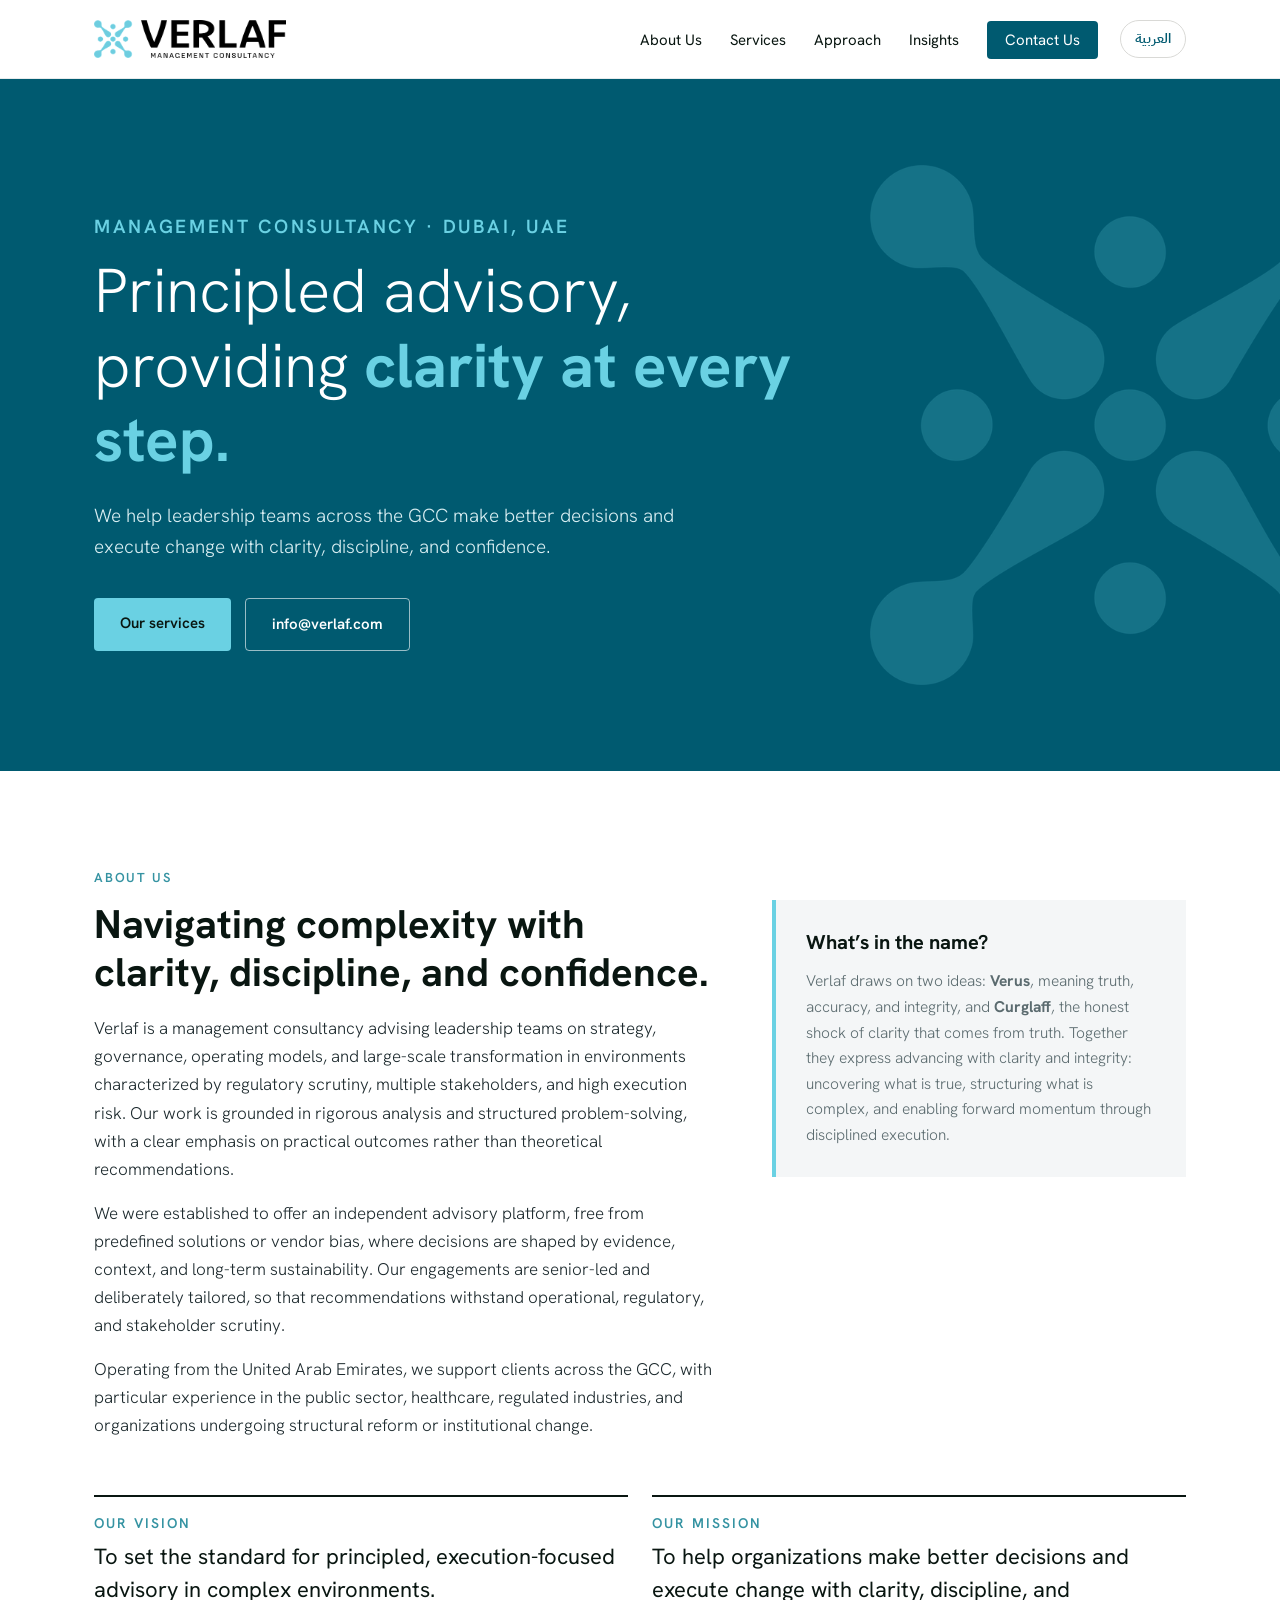
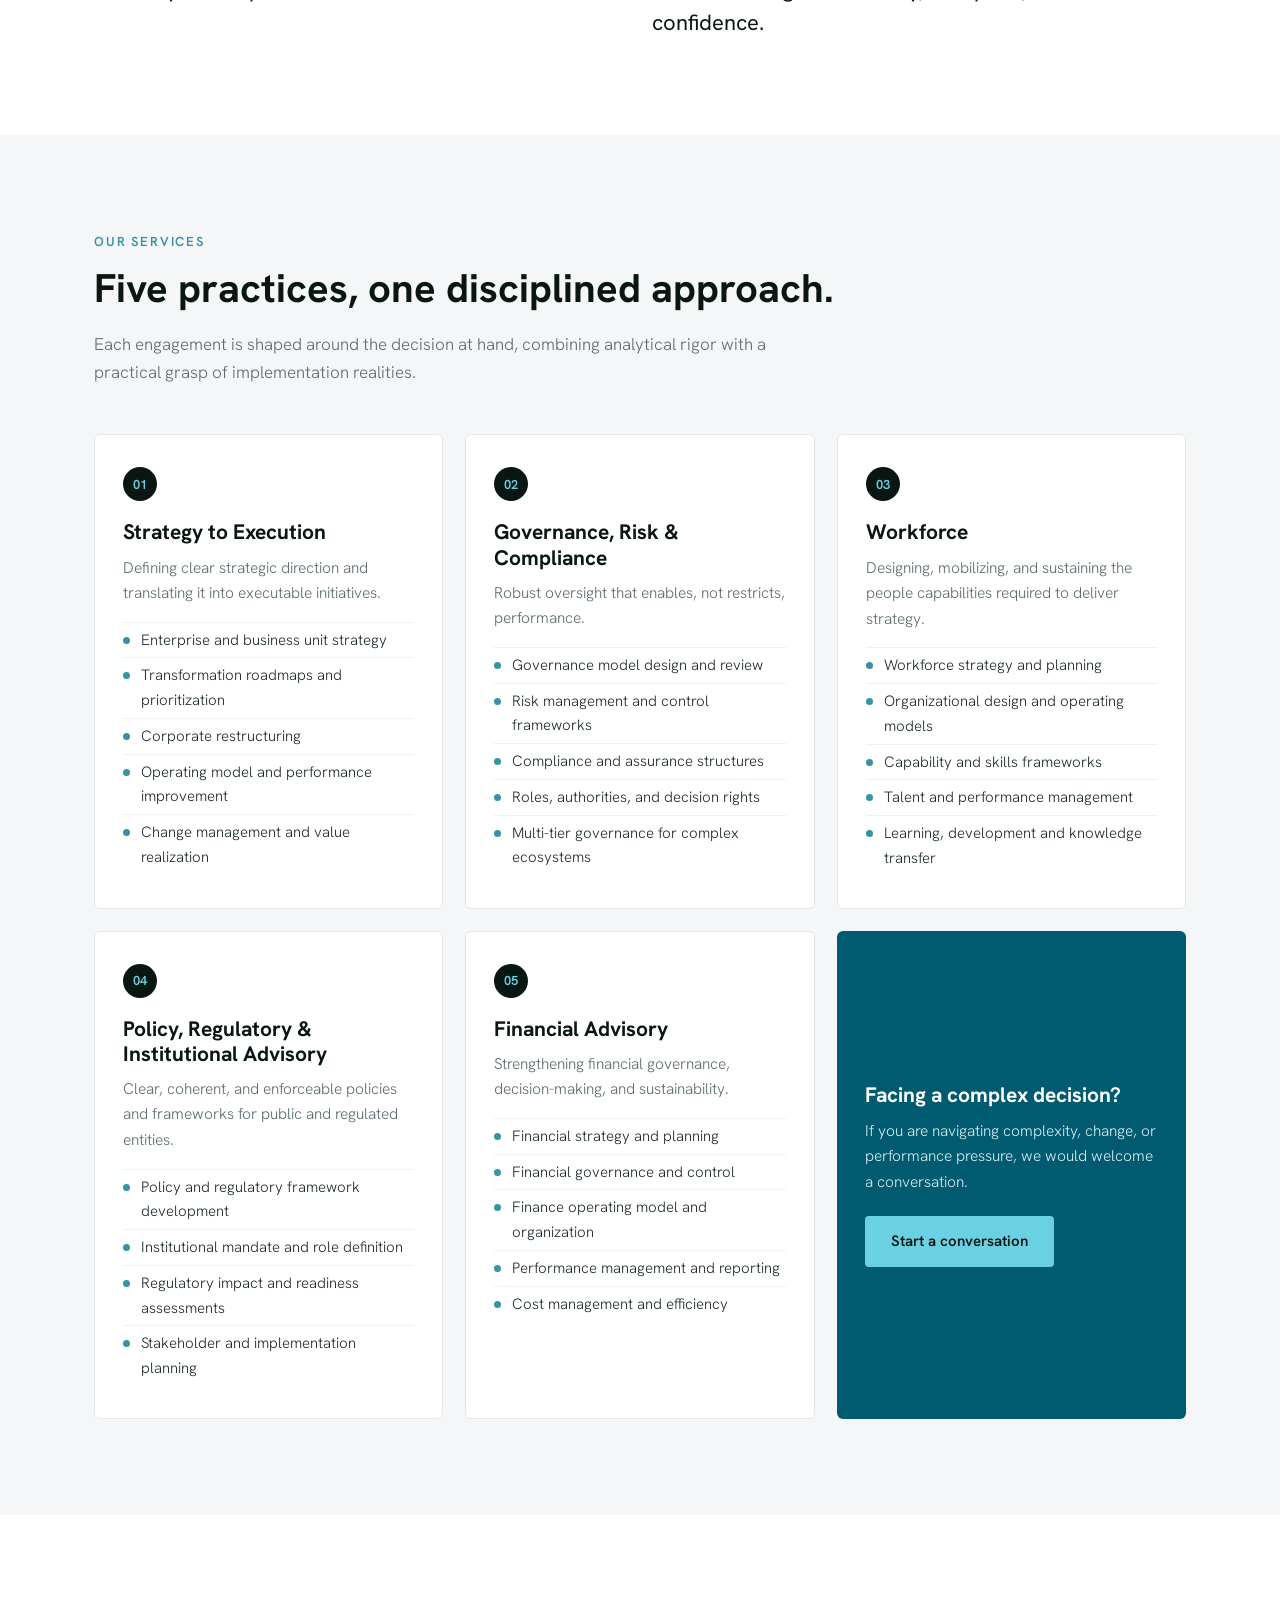
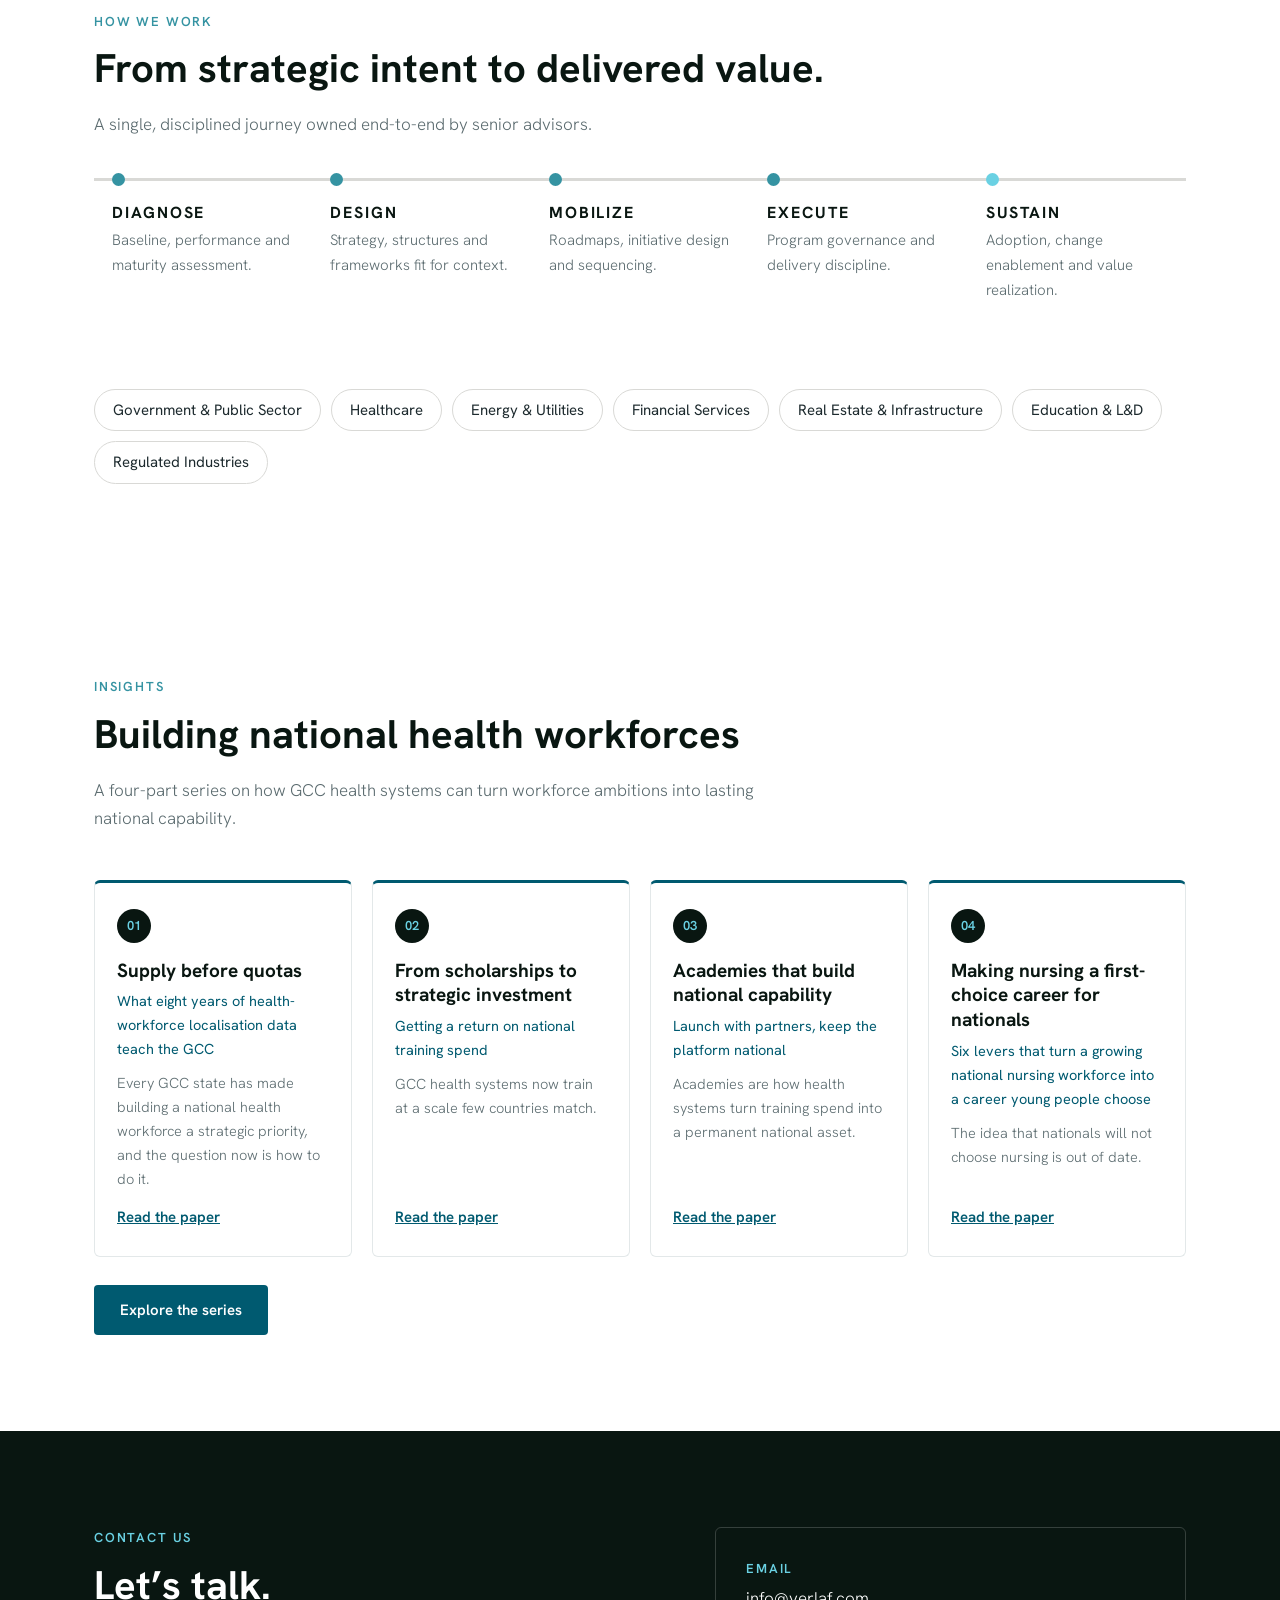
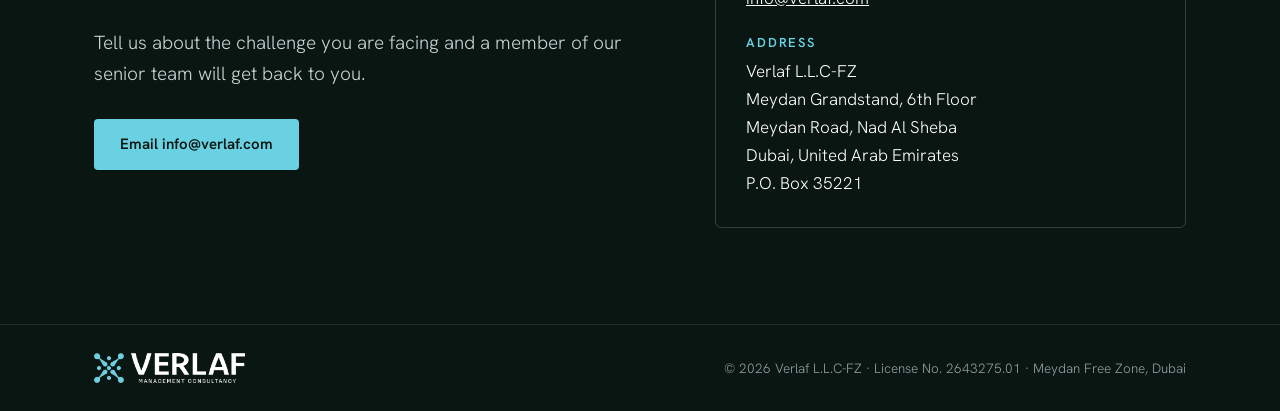
<file: index.html>
<!doctype html>
<html lang="en" dir="ltr">
<head>
<meta charset="utf-8">
<meta name="viewport" content="width=device-width, initial-scale=1">
<title>Verlaf | Management Consultancy, Dubai</title>
<meta name="description" content="Verlaf is a Dubai-based management consultancy advising leadership teams across the GCC on strategy, governance, workforce, policy and financial advisory.">
<link rel="canonical" href="https://verlaf.com/">
<link rel="alternate" hreflang="en" href="https://verlaf.com/">
<link rel="alternate" hreflang="ar" href="https://verlaf.com/ar/">
<meta property="og:title" content="Verlaf | Management Consultancy">
<meta property="og:description" content="Principled advisory, providing clarity at every step.">
<meta property="og:url" content="https://verlaf.com/">
<meta property="og:type" content="website">
<meta property="og:image" content="https://verlaf.com/assets/logo-dark.png">
<link rel="icon" type="image/png" href="assets/favicon.png">
<link rel="apple-touch-icon" href="assets/apple-touch-icon.png">
<link rel="preconnect" href="https://fonts.googleapis.com">
<link rel="preconnect" href="https://fonts.gstatic.com" crossorigin>
<link href="https://fonts.googleapis.com/css2?family=Hanken+Grotesk:wght@300;400;600;700&family=IBM+Plex+Sans+Arabic:wght@600&display=swap" rel="stylesheet">
<link rel="stylesheet" href="assets/style.css">
<link rel="stylesheet" href="assets/insights.css">
</head>
<body>

<header>
  <div class="wrap nav">
    <a class="brand" href="#top" aria-label="Verlaf home"><img src="assets/logo-dark.png" alt="Verlaf Management Consultancy" width="520" height="103"></a>
    <div class="nav-right">
      <ul id="menu">
        <li><a href="#about">About Us</a></li>
        <li><a href="#services">Services</a></li>
        <li><a href="#approach">Approach</a></li>
        <li><a href="insights/">Insights</a></li>
        <li><a href="#contact" class="cta">Contact Us</a></li>
      </ul>
      <a class="lang" href="ar/" lang="ar" hreflang="ar">العربية</a>
      <button id="menu-btn" aria-label="Open menu" aria-expanded="false">&#9776;</button>
    </div>
  </div>
</header>

<main id="top">
  <section class="hero">
    <img class="emblem" src="assets/emblem-ice.png" alt="" aria-hidden="true">
    <div class="wrap">
      <p class="eyebrow">Management Consultancy · Dubai, UAE</p>
      <h1>Principled advisory, providing <strong>clarity at every step.</strong></h1>
      <p>We help leadership teams across the GCC make better decisions and execute change with clarity, discipline, and confidence.</p>
      <div class="btns">
        <a class="btn btn-ice" href="#services">Our services</a>
        <a class="btn btn-line" href="mailto:info@verlaf.com">info@verlaf.com</a>
      </div>
    </div>
  </section>

  <section id="about">
    <div class="wrap">
      <p class="eyebrow">About Us</p>
      <div class="about-grid">
        <div>
          <h2>Navigating complexity with clarity, discipline, and confidence.</h2>
          <p>Verlaf is a management consultancy advising leadership teams on strategy, governance, operating models, and large-scale transformation in environments characterized by regulatory scrutiny, multiple stakeholders, and high execution risk. Our work is grounded in rigorous analysis and structured problem-solving, with a clear emphasis on practical outcomes rather than theoretical recommendations.</p>
          <p>We were established to offer an independent advisory platform, free from predefined solutions or vendor bias, where decisions are shaped by evidence, context, and long-term sustainability. Our engagements are senior-led and deliberately tailored, so that recommendations withstand operational, regulatory, and stakeholder scrutiny.</p>
          <p>Operating from the United Arab Emirates, we support clients across the GCC, with particular experience in the public sector, healthcare, regulated industries, and organizations undergoing structural reform or institutional change.</p>
        </div>
        <aside class="side-card">
          <h3>What’s in the name?</h3>
          <p>Verlaf draws on two ideas: <strong>Verus</strong>, meaning truth, accuracy, and integrity, and <strong>Curglaff</strong>, the honest shock of clarity that comes from truth. Together they express advancing with clarity and integrity: uncovering what is true, structuring what is complex, and enabling forward momentum through disciplined execution.</p>
        </aside>
      </div>
      <div class="vm">
        <div><h3>Our Vision</h3><p>To set the standard for principled, execution-focused advisory in complex environments.</p></div>
        <div><h3>Our Mission</h3><p>To help organizations make better decisions and execute change with clarity, discipline, and confidence.</p></div>
      </div>
    </div>
  </section>

  <section id="services">
    <div class="wrap">
      <p class="eyebrow">Our Services</p>
      <h2>Five practices, one disciplined approach.</h2>
      <p class="intro">Each engagement is shaped around the decision at hand, combining analytical rigor with a practical grasp of implementation realities.</p>
      <div class="cards">
        <article class="card">
          <span class="num">01</span>
          <h3>Strategy to Execution</h3>
          <p>Defining clear strategic direction and translating it into executable initiatives.</p>
          <ul>
            <li>Enterprise and business unit strategy</li>
            <li>Transformation roadmaps and prioritization</li>
            <li>Corporate restructuring</li>
            <li>Operating model and performance improvement</li>
            <li>Change management and value realization</li>
          </ul>
        </article>
        <article class="card">
          <span class="num">02</span>
          <h3>Governance, Risk &amp; Compliance</h3>
          <p>Robust oversight that enables, not restricts, performance.</p>
          <ul>
            <li>Governance model design and review</li>
            <li>Risk management and control frameworks</li>
            <li>Compliance and assurance structures</li>
            <li>Roles, authorities, and decision rights</li>
            <li>Multi-tier governance for complex ecosystems</li>
          </ul>
        </article>
        <article class="card">
          <span class="num">03</span>
          <h3>Workforce</h3>
          <p>Designing, mobilizing, and sustaining the people capabilities required to deliver strategy.</p>
          <ul>
            <li>Workforce strategy and planning</li>
            <li>Organizational design and operating models</li>
            <li>Capability and skills frameworks</li>
            <li>Talent and performance management</li>
            <li>Learning, development and knowledge transfer</li>
          </ul>
        </article>
        <article class="card">
          <span class="num">04</span>
          <h3>Policy, Regulatory &amp; Institutional Advisory</h3>
          <p>Clear, coherent, and enforceable policies and frameworks for public and regulated entities.</p>
          <ul>
            <li>Policy and regulatory framework development</li>
            <li>Institutional mandate and role definition</li>
            <li>Regulatory impact and readiness assessments</li>
            <li>Stakeholder and implementation planning</li>
          </ul>
        </article>
        <article class="card">
          <span class="num">05</span>
          <h3>Financial Advisory</h3>
          <p>Strengthening financial governance, decision-making, and sustainability.</p>
          <ul>
            <li>Financial strategy and planning</li>
            <li>Financial governance and control</li>
            <li>Finance operating model and organization</li>
            <li>Performance management and reporting</li>
            <li>Cost management and efficiency</li>
          </ul>
        </article>
        <article class="card cta-card">
          <h3>Facing a complex decision?</h3>
          <p>If you are navigating complexity, change, or performance pressure, we would welcome a conversation.</p>
          <a class="btn btn-ice" href="mailto:info@verlaf.com">Start a conversation</a>
        </article>
      </div>
    </div>
  </section>

  <section id="approach">
    <div class="wrap">
      <p class="eyebrow">How We Work</p>
      <h2>From strategic intent to delivered value.</h2>
      <p class="intro" style="margin-bottom:0">A single, disciplined journey owned end-to-end by senior advisors.</p>
      <div class="steps">
        <div class="step"><h3>Diagnose</h3><p>Baseline, performance and maturity assessment.</p></div>
        <div class="step"><h3>Design</h3><p>Strategy, structures and frameworks fit for context.</p></div>
        <div class="step"><h3>Mobilize</h3><p>Roadmaps, initiative design and sequencing.</p></div>
        <div class="step"><h3>Execute</h3><p>Program governance and delivery discipline.</p></div>
        <div class="step"><h3>Sustain</h3><p>Adoption, change enablement and value realization.</p></div>
      </div>
      <div class="sectors" aria-label="Sectors we serve">
        <span>Government &amp; Public Sector</span><span>Healthcare</span><span>Energy &amp; Utilities</span><span>Financial Services</span><span>Real Estate &amp; Infrastructure</span><span>Education &amp; L&amp;D</span><span>Regulated Industries</span>
      </div>
    </div>
  </section>


  <section id="insights" class="home-insights">
    <div class="wrap">
      <p class="eyebrow">Insights</p>
      <h2>Building national health workforces</h2>
      <p class="intro">A four-part series on how GCC health systems can turn workforce ambitions into lasting national capability.</p>
      <div class="paper-grid"><article class="paper-card" data-slug="supply-before-quotas">
  <span class="num" dir="ltr">01</span>
  <h3><a href="insights/supply-before-quotas/">Supply before quotas</a></h3>
  <p class="psub">What eight years of health-workforce localisation data teach the GCC</p>
  <p>Every GCC state has made building a national health workforce a strategic priority, and the question now is how to do it.</p>
  <p class="links"><a class="read" href="insights/supply-before-quotas/">Read the paper</a><span class="soon" hidden></span></p>
</article><article class="paper-card" data-slug="scholarships-to-strategic-investment">
  <span class="num" dir="ltr">02</span>
  <h3><a href="insights/scholarships-to-strategic-investment/">From scholarships to strategic investment</a></h3>
  <p class="psub">Getting a return on national training spend</p>
  <p>GCC health systems now train at a scale few countries match.</p>
  <p class="links"><a class="read" href="insights/scholarships-to-strategic-investment/">Read the paper</a><span class="soon" hidden></span></p>
</article><article class="paper-card" data-slug="academies-national-capability">
  <span class="num" dir="ltr">03</span>
  <h3><a href="insights/academies-national-capability/">Academies that build national capability</a></h3>
  <p class="psub">Launch with partners, keep the platform national</p>
  <p>Academies are how health systems turn training spend into a permanent national asset.</p>
  <p class="links"><a class="read" href="insights/academies-national-capability/">Read the paper</a><span class="soon" hidden></span></p>
</article><article class="paper-card" data-slug="nursing-first-choice-career">
  <span class="num" dir="ltr">04</span>
  <h3><a href="insights/nursing-first-choice-career/">Making nursing a first-choice career for nationals</a></h3>
  <p class="psub">Six levers that turn a growing national nursing workforce into a career young people choose</p>
  <p>The idea that nationals will not choose nursing is out of date.</p>
  <p class="links"><a class="read" href="insights/nursing-first-choice-career/">Read the paper</a><span class="soon" hidden></span></p>
</article></div>
      <p style="margin-top:28px"><a class="btn btn-dark" href="insights/">Explore the series</a></p>
    </div>
  </section>

  <section id="contact">
    <div class="wrap contact-grid">
      <div>
        <p class="eyebrow">Contact Us</p>
        <h2>Let’s talk.</h2>
        <p class="lead">Tell us about the challenge you are facing and a member of our senior team will get back to you.</p>
        <a class="btn btn-ice" href="mailto:info@verlaf.com?subject=Enquiry%20via%20verlaf.com">Email info@verlaf.com</a>
      </div>
      <dl class="contact-box">
        <dt>Email</dt>
        <dd><a href="mailto:info@verlaf.com">info@verlaf.com</a></dd>
        <dt>Address</dt>
        <dd>Verlaf L.L.C-FZ<br>Meydan Grandstand, 6th Floor<br>Meydan Road, Nad Al Sheba<br>Dubai, United Arab Emirates<br>P.O. Box 35221</dd>
      </dl>
    </div>
  </section>
</main>

<footer>
  <div class="wrap">
    <img src="assets/logo-light.png" alt="Verlaf" width="520" height="103">
    <span>© <span id="yr">2026</span> Verlaf L.L.C-FZ · License No. 2643275.01 · Meydan Free Zone, Dubai</span>
  </div>
</footer>

<script src="assets/site.js"></script>
<script src="assets/insights.js"></script>
</body>
</html>
</file>
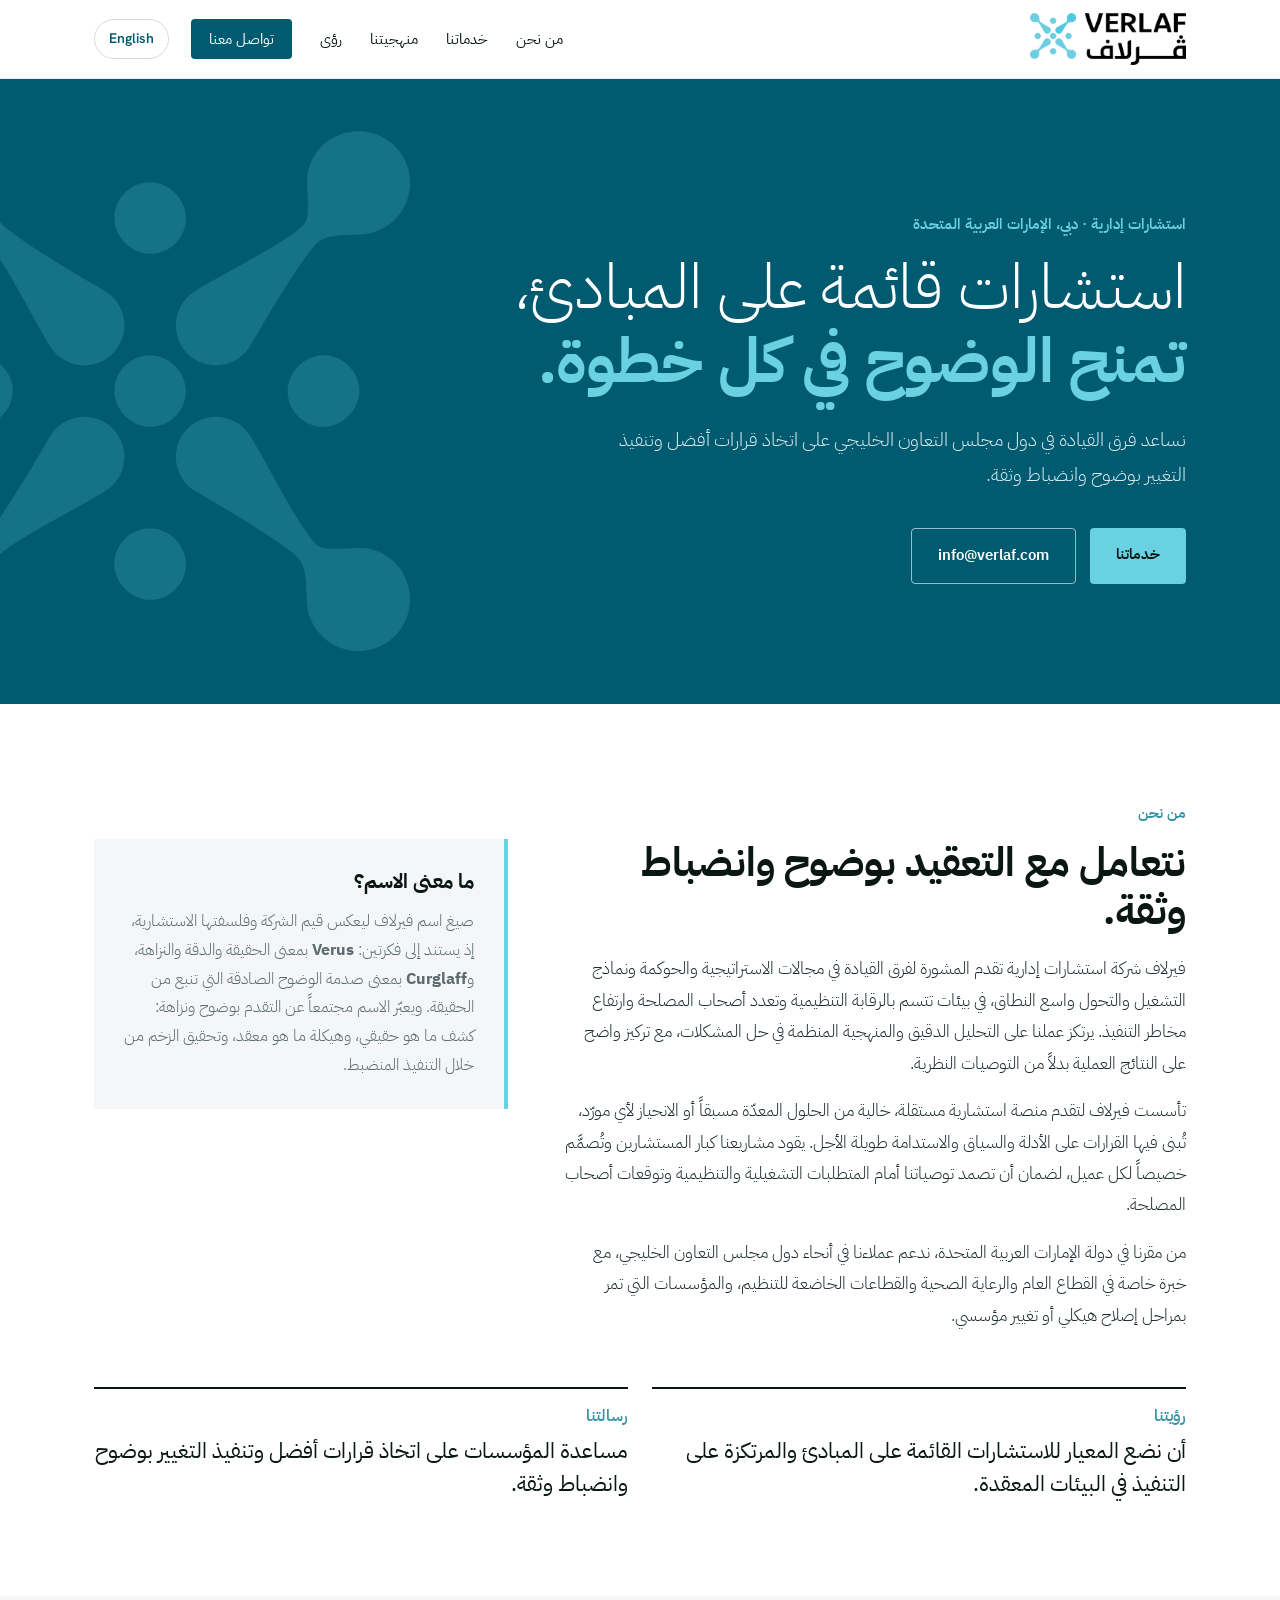
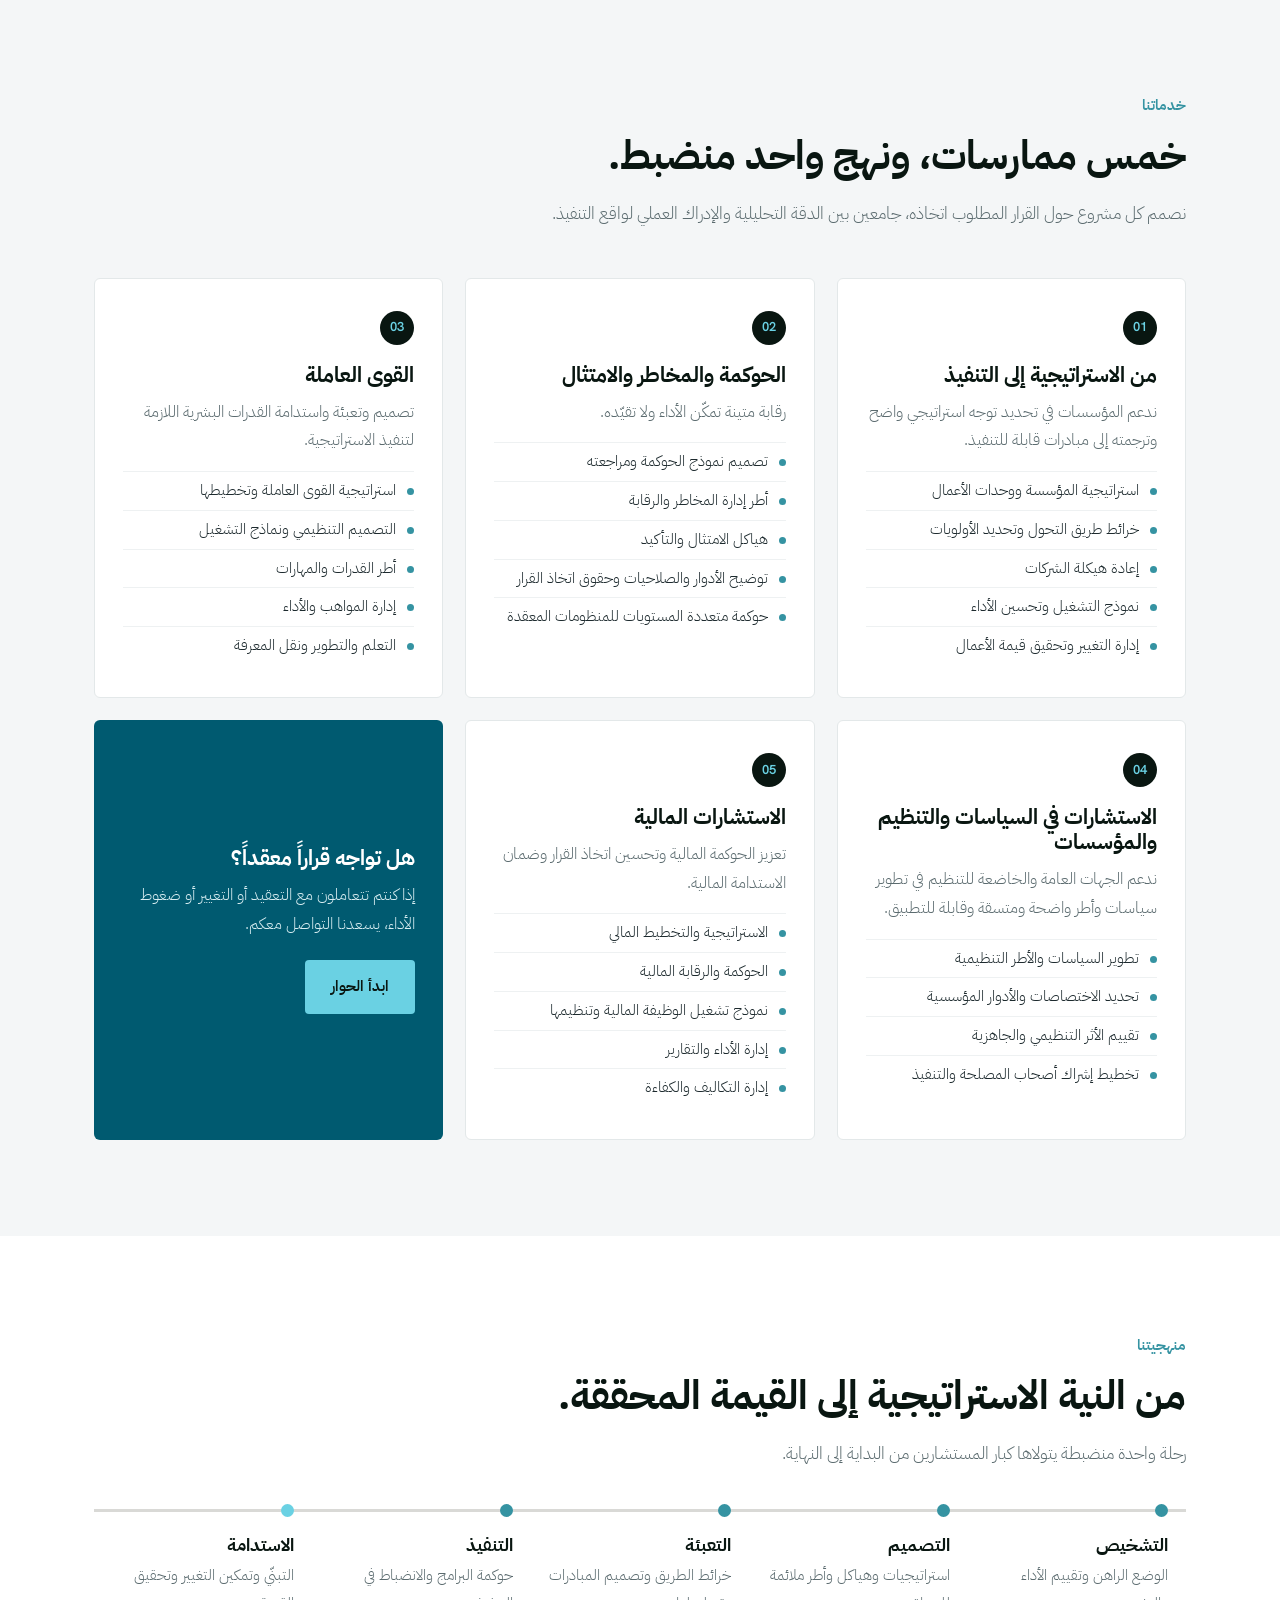
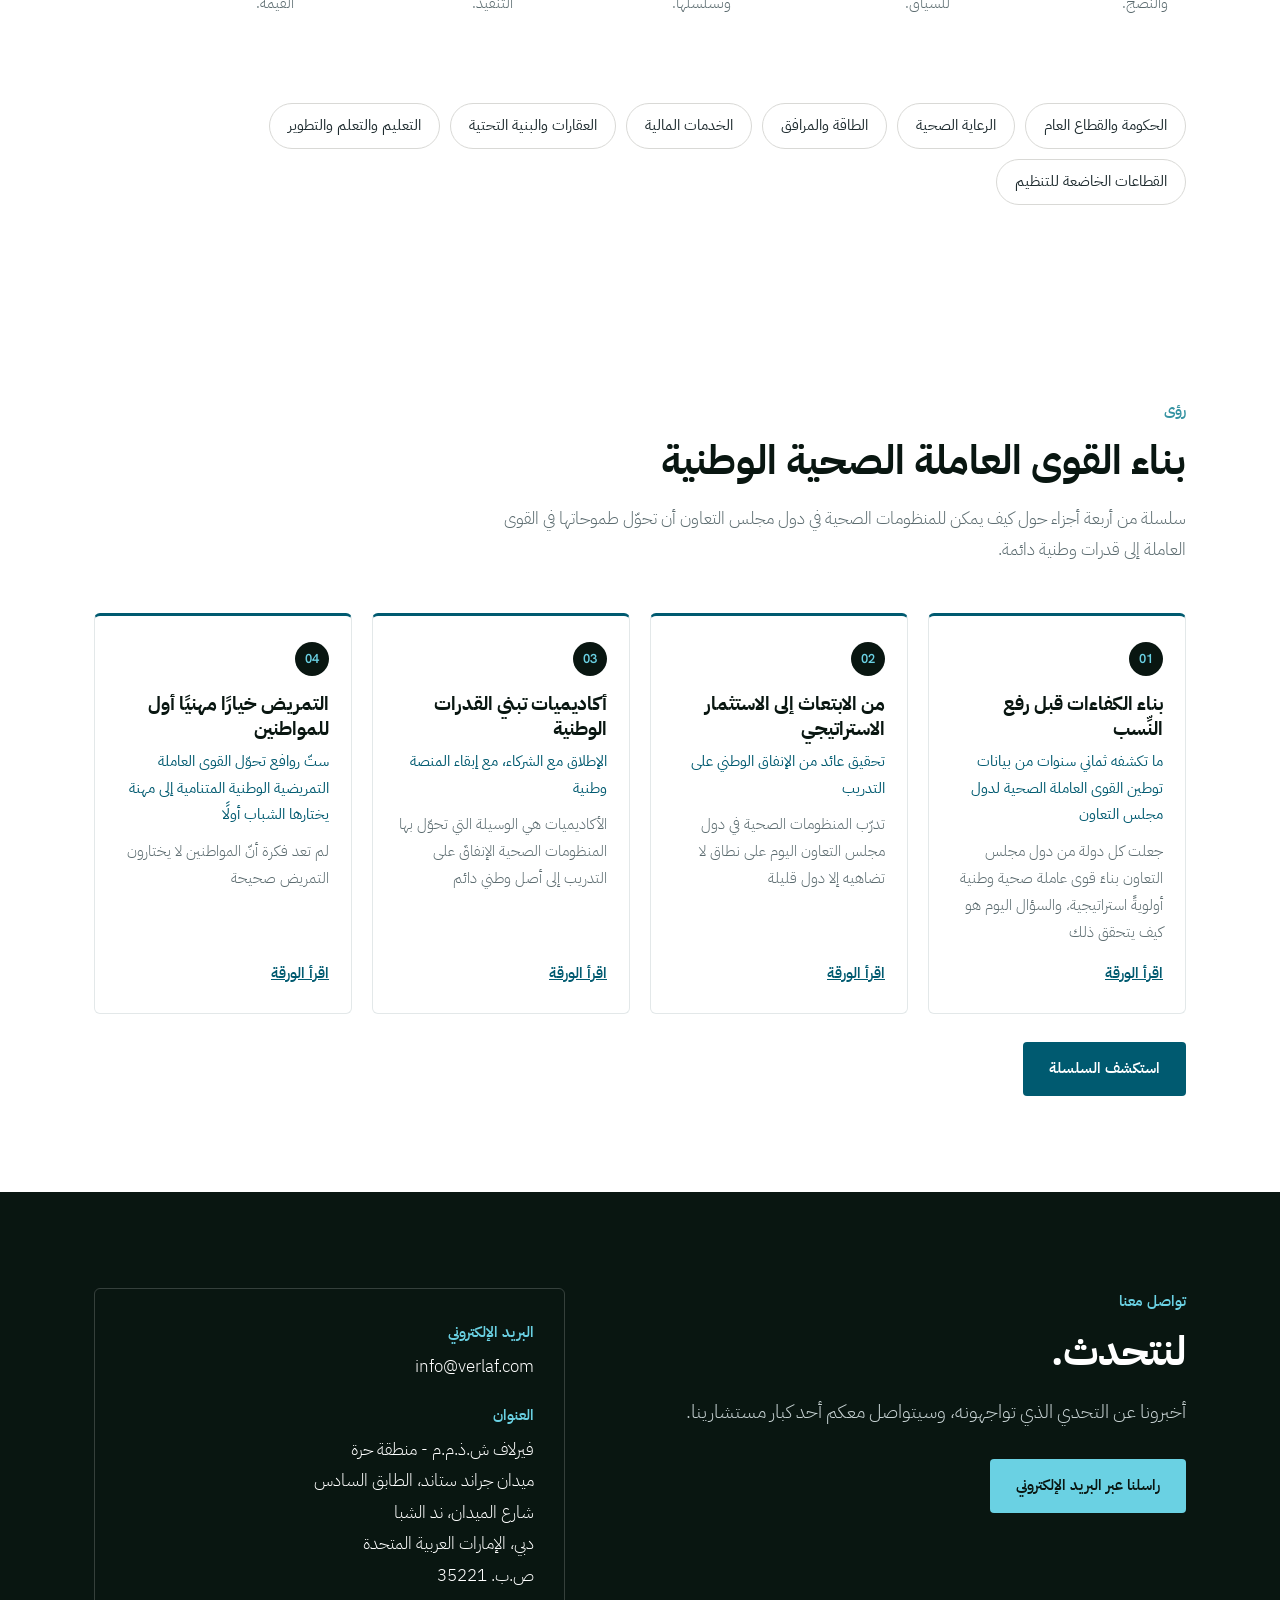
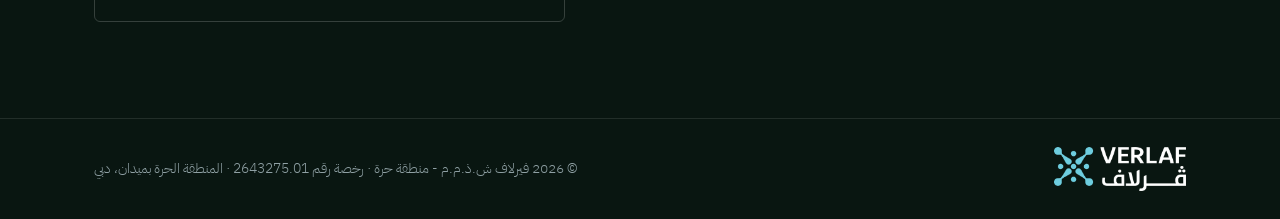
<file: ar/index.html>
<!doctype html>
<html lang="ar" dir="rtl">
<head>
<meta charset="utf-8">
<meta name="viewport" content="width=device-width, initial-scale=1">
<title>فيرلاف | للاستشارات الإدارية، دبي</title>
<meta name="description" content="فيرلاف شركة استشارات إدارية مقرها دبي، تقدم المشورة لفرق القيادة في دول مجلس التعاون الخليجي في مجالات الاستراتيجية والحوكمة والقوى العاملة والسياسات والاستشارات المالية.">
<link rel="canonical" href="https://verlaf.com/ar/">
<link rel="alternate" hreflang="en" href="https://verlaf.com/">
<link rel="alternate" hreflang="ar" href="https://verlaf.com/ar/">
<meta property="og:title" content="فيرلاف | للاستشارات الإدارية">
<meta property="og:description" content="استشارات قائمة على المبادئ، تمنح الوضوح في كل خطوة.">
<meta property="og:url" content="https://verlaf.com/ar/">
<meta property="og:type" content="website">
<meta property="og:locale" content="ar_AE">
<meta property="og:image" content="https://verlaf.com/assets/logo-dark.png">
<link rel="icon" type="image/png" href="../assets/favicon.png">
<link rel="apple-touch-icon" href="../assets/apple-touch-icon.png">
<link rel="preconnect" href="https://fonts.googleapis.com">
<link rel="preconnect" href="https://fonts.gstatic.com" crossorigin>
<link href="https://fonts.googleapis.com/css2?family=IBM+Plex+Sans+Arabic:wght@300;400;600;700&family=Hanken+Grotesk:wght@400;600&display=swap" rel="stylesheet">
<link rel="stylesheet" href="../assets/style.css">
<link rel="stylesheet" href="../assets/insights.css">
</head>
<body>

<header>
  <div class="wrap nav">
    <a class="brand" href="#top" aria-label="فيرلاف - الصفحة الرئيسية"><img src="../assets/logo-ar-dark.png" alt="فيرلاف للاستشارات الإدارية" width="420" height="140"></a>
    <div class="nav-right">
      <ul id="menu">
        <li><a href="#about">من نحن</a></li>
        <li><a href="#services">خدماتنا</a></li>
        <li><a href="#approach">منهجيتنا</a></li>
        <li><a href="insights/">رؤى</a></li>
        <li><a href="#contact" class="cta">تواصل معنا</a></li>
      </ul>
      <a class="lang" href="../" lang="en" hreflang="en">English</a>
      <button id="menu-btn" aria-label="فتح القائمة" aria-expanded="false">&#9776;</button>
    </div>
  </div>
</header>

<main id="top">
  <section class="hero">
    <img class="emblem" src="../assets/emblem-ice.png" alt="" aria-hidden="true">
    <div class="wrap">
      <p class="eyebrow">استشارات إدارية · دبي، الإمارات العربية المتحدة</p>
      <h1>استشارات قائمة على المبادئ، <strong>تمنح الوضوح في كل خطوة.</strong></h1>
      <p>نساعد فرق القيادة في دول مجلس التعاون الخليجي على اتخاذ قرارات أفضل وتنفيذ التغيير بوضوح وانضباط وثقة.</p>
      <div class="btns">
        <a class="btn btn-ice" href="#services">خدماتنا</a>
        <a class="btn btn-line" href="mailto:info@verlaf.com"><span class="ltr">info@verlaf.com</span></a>
      </div>
    </div>
  </section>

  <section id="about">
    <div class="wrap">
      <p class="eyebrow">من نحن</p>
      <div class="about-grid">
        <div>
          <h2>نتعامل مع التعقيد بوضوح وانضباط وثقة.</h2>
          <p>فيرلاف شركة استشارات إدارية تقدم المشورة لفرق القيادة في مجالات الاستراتيجية والحوكمة ونماذج التشغيل والتحول واسع النطاق، في بيئات تتسم بالرقابة التنظيمية وتعدد أصحاب المصلحة وارتفاع مخاطر التنفيذ. يرتكز عملنا على التحليل الدقيق والمنهجية المنظمة في حل المشكلات، مع تركيز واضح على النتائج العملية بدلاً من التوصيات النظرية.</p>
          <p>تأسست فيرلاف لتقدم منصة استشارية مستقلة، خالية من الحلول المعدّة مسبقاً أو الانحياز لأي مورّد، تُبنى فيها القرارات على الأدلة والسياق والاستدامة طويلة الأجل. يقود مشاريعنا كبار المستشارين وتُصمَّم خصيصاً لكل عميل، لضمان أن تصمد توصياتنا أمام المتطلبات التشغيلية والتنظيمية وتوقعات أصحاب المصلحة.</p>
          <p>من مقرنا في دولة الإمارات العربية المتحدة، ندعم عملاءنا في أنحاء دول مجلس التعاون الخليجي، مع خبرة خاصة في القطاع العام والرعاية الصحية والقطاعات الخاضعة للتنظيم، والمؤسسات التي تمر بمراحل إصلاح هيكلي أو تغيير مؤسسي.</p>
        </div>
        <aside class="side-card">
          <h3>ما معنى الاسم؟</h3>
          <p>صيغ اسم فيرلاف ليعكس قيم الشركة وفلسفتها الاستشارية، إذ يستند إلى فكرتين: <strong>Verus</strong> بمعنى الحقيقة والدقة والنزاهة، و<strong>Curglaff</strong> بمعنى صدمة الوضوح الصادقة التي تنبع من الحقيقة. ويعبّر الاسم مجتمعاً عن التقدم بوضوح ونزاهة: كشف ما هو حقيقي، وهيكلة ما هو معقد، وتحقيق الزخم من خلال التنفيذ المنضبط.</p>
        </aside>
      </div>
      <div class="vm">
        <div><h3>رؤيتنا</h3><p>أن نضع المعيار للاستشارات القائمة على المبادئ والمرتكزة على التنفيذ في البيئات المعقدة.</p></div>
        <div><h3>رسالتنا</h3><p>مساعدة المؤسسات على اتخاذ قرارات أفضل وتنفيذ التغيير بوضوح وانضباط وثقة.</p></div>
      </div>
    </div>
  </section>

  <section id="services">
    <div class="wrap">
      <p class="eyebrow">خدماتنا</p>
      <h2>خمس ممارسات، ونهج واحد منضبط.</h2>
      <p class="intro">نصمم كل مشروع حول القرار المطلوب اتخاذه، جامعين بين الدقة التحليلية والإدراك العملي لواقع التنفيذ.</p>
      <div class="cards">
        <article class="card">
          <span class="num">01</span>
          <h3>من الاستراتيجية إلى التنفيذ</h3>
          <p>ندعم المؤسسات في تحديد توجه استراتيجي واضح وترجمته إلى مبادرات قابلة للتنفيذ.</p>
          <ul>
            <li>استراتيجية المؤسسة ووحدات الأعمال</li>
            <li>خرائط طريق التحول وتحديد الأولويات</li>
            <li>إعادة هيكلة الشركات</li>
            <li>نموذج التشغيل وتحسين الأداء</li>
            <li>إدارة التغيير وتحقيق قيمة الأعمال</li>
          </ul>
        </article>
        <article class="card">
          <span class="num">02</span>
          <h3>الحوكمة والمخاطر والامتثال</h3>
          <p>رقابة متينة تمكّن الأداء ولا تقيّده.</p>
          <ul>
            <li>تصميم نموذج الحوكمة ومراجعته</li>
            <li>أطر إدارة المخاطر والرقابة</li>
            <li>هياكل الامتثال والتأكيد</li>
            <li>توضيح الأدوار والصلاحيات وحقوق اتخاذ القرار</li>
            <li>حوكمة متعددة المستويات للمنظومات المعقدة</li>
          </ul>
        </article>
        <article class="card">
          <span class="num">03</span>
          <h3>القوى العاملة</h3>
          <p>تصميم وتعبئة واستدامة القدرات البشرية اللازمة لتنفيذ الاستراتيجية.</p>
          <ul>
            <li>استراتيجية القوى العاملة وتخطيطها</li>
            <li>التصميم التنظيمي ونماذج التشغيل</li>
            <li>أطر القدرات والمهارات</li>
            <li>إدارة المواهب والأداء</li>
            <li>التعلم والتطوير ونقل المعرفة</li>
          </ul>
        </article>
        <article class="card">
          <span class="num">04</span>
          <h3>الاستشارات في السياسات والتنظيم والمؤسسات</h3>
          <p>ندعم الجهات العامة والخاضعة للتنظيم في تطوير سياسات وأطر واضحة ومتسقة وقابلة للتطبيق.</p>
          <ul>
            <li>تطوير السياسات والأطر التنظيمية</li>
            <li>تحديد الاختصاصات والأدوار المؤسسية</li>
            <li>تقييم الأثر التنظيمي والجاهزية</li>
            <li>تخطيط إشراك أصحاب المصلحة والتنفيذ</li>
          </ul>
        </article>
        <article class="card">
          <span class="num">05</span>
          <h3>الاستشارات المالية</h3>
          <p>تعزيز الحوكمة المالية وتحسين اتخاذ القرار وضمان الاستدامة المالية.</p>
          <ul>
            <li>الاستراتيجية والتخطيط المالي</li>
            <li>الحوكمة والرقابة المالية</li>
            <li>نموذج تشغيل الوظيفة المالية وتنظيمها</li>
            <li>إدارة الأداء والتقارير</li>
            <li>إدارة التكاليف والكفاءة</li>
          </ul>
        </article>
        <article class="card cta-card">
          <h3>هل تواجه قراراً معقداً؟</h3>
          <p>إذا كنتم تتعاملون مع التعقيد أو التغيير أو ضغوط الأداء، يسعدنا التواصل معكم.</p>
          <a class="btn btn-ice" href="mailto:info@verlaf.com">ابدأ الحوار</a>
        </article>
      </div>
    </div>
  </section>

  <section id="approach">
    <div class="wrap">
      <p class="eyebrow">منهجيتنا</p>
      <h2>من النية الاستراتيجية إلى القيمة المحققة.</h2>
      <p class="intro" style="margin-bottom:0">رحلة واحدة منضبطة يتولاها كبار المستشارين من البداية إلى النهاية.</p>
      <div class="steps">
        <div class="step"><h3>التشخيص</h3><p>الوضع الراهن وتقييم الأداء والنضج.</p></div>
        <div class="step"><h3>التصميم</h3><p>استراتيجيات وهياكل وأطر ملائمة للسياق.</p></div>
        <div class="step"><h3>التعبئة</h3><p>خرائط الطريق وتصميم المبادرات وتسلسلها.</p></div>
        <div class="step"><h3>التنفيذ</h3><p>حوكمة البرامج والانضباط في التنفيذ.</p></div>
        <div class="step"><h3>الاستدامة</h3><p>التبنّي وتمكين التغيير وتحقيق القيمة.</p></div>
      </div>
      <div class="sectors" aria-label="القطاعات التي نخدمها">
        <span>الحكومة والقطاع العام</span><span>الرعاية الصحية</span><span>الطاقة والمرافق</span><span>الخدمات المالية</span><span>العقارات والبنية التحتية</span><span>التعليم والتعلم والتطوير</span><span>القطاعات الخاضعة للتنظيم</span>
      </div>
    </div>
  </section>


  <section id="insights" class="home-insights">
    <div class="wrap">
      <p class="eyebrow">رؤى</p>
      <h2>بناء القوى العاملة الصحية الوطنية</h2>
      <p class="intro">سلسلة من أربعة أجزاء حول كيف يمكن للمنظومات الصحية في دول مجلس التعاون أن تحوّل طموحاتها في القوى العاملة إلى قدرات وطنية دائمة.</p>
      <div class="paper-grid"><article class="paper-card" data-slug="supply-before-quotas">
  <span class="num" dir="ltr">01</span>
  <h3><a href="insights/supply-before-quotas/">بناء الكفاءات قبل رفع النِّسب</a></h3>
  <p class="psub">ما تكشفه ثماني سنوات من بيانات توطين القوى العاملة الصحية لدول مجلس التعاون</p>
  <p>جعلت كل دولة من دول مجلس التعاون بناءَ قوى عاملة صحية وطنية أولويةً استراتيجية، والسؤال اليوم هو كيف يتحقق ذلك</p>
  <p class="links"><a class="read" href="insights/supply-before-quotas/">اقرأ الورقة</a><span class="soon" hidden></span></p>
</article><article class="paper-card" data-slug="scholarships-to-strategic-investment">
  <span class="num" dir="ltr">02</span>
  <h3><a href="insights/scholarships-to-strategic-investment/">من الابتعاث إلى الاستثمار الاستراتيجي</a></h3>
  <p class="psub">تحقيق عائد من الإنفاق الوطني على التدريب</p>
  <p>تدرّب المنظومات الصحية في دول مجلس التعاون اليوم على نطاق لا تضاهيه إلا دول قليلة</p>
  <p class="links"><a class="read" href="insights/scholarships-to-strategic-investment/">اقرأ الورقة</a><span class="soon" hidden></span></p>
</article><article class="paper-card" data-slug="academies-national-capability">
  <span class="num" dir="ltr">03</span>
  <h3><a href="insights/academies-national-capability/">أكاديميات تبني القدرات الوطنية</a></h3>
  <p class="psub">الإطلاق مع الشركاء، مع إبقاء المنصة وطنية</p>
  <p>الأكاديميات هي الوسيلة التي تحوّل بها المنظومات الصحية الإنفاقَ على التدريب إلى أصل وطني دائم</p>
  <p class="links"><a class="read" href="insights/academies-national-capability/">اقرأ الورقة</a><span class="soon" hidden></span></p>
</article><article class="paper-card" data-slug="nursing-first-choice-career">
  <span class="num" dir="ltr">04</span>
  <h3><a href="insights/nursing-first-choice-career/">التمريض خيارًا مهنيًا أول للمواطنين</a></h3>
  <p class="psub">ستّ روافع تحوّل القوى العاملة التمريضية الوطنية المتنامية إلى مهنة يختارها الشباب أولًا</p>
  <p>لم تعد فكرة أنّ المواطنين لا يختارون التمريض صحيحة</p>
  <p class="links"><a class="read" href="insights/nursing-first-choice-career/">اقرأ الورقة</a><span class="soon" hidden></span></p>
</article></div>
      <p style="margin-top:28px"><a class="btn btn-dark" href="insights/">استكشف السلسلة</a></p>
    </div>
  </section>

  <section id="contact">
    <div class="wrap contact-grid">
      <div>
        <p class="eyebrow">تواصل معنا</p>
        <h2>لنتحدث.</h2>
        <p class="lead">أخبرونا عن التحدي الذي تواجهونه، وسيتواصل معكم أحد كبار مستشارينا.</p>
        <a class="btn btn-ice" href="mailto:info@verlaf.com?subject=%D8%A7%D8%B3%D8%AA%D9%81%D8%B3%D8%A7%D8%B1">راسلنا عبر البريد الإلكتروني</a>
      </div>
      <dl class="contact-box">
        <dt>البريد الإلكتروني</dt>
        <dd><a href="mailto:info@verlaf.com"><span class="ltr">info@verlaf.com</span></a></dd>
        <dt>العنوان</dt>
        <dd>فيرلاف ش.ذ.م.م - منطقة حرة<br>ميدان جراند ستاند، الطابق السادس<br>شارع الميدان، ند الشبا<br>دبي، الإمارات العربية المتحدة<br>ص.ب. <span class="ltr">35221</span></dd>
      </dl>
    </div>
  </section>
</main>

<footer>
  <div class="wrap">
    <img src="../assets/logo-ar-light.png" alt="فيرلاف" width="420" height="140">
    <span>© <span id="yr">2026</span> فيرلاف ش.ذ.م.م - منطقة حرة · رخصة رقم <span class="ltr">2643275.01</span> · المنطقة الحرة بميدان، دبي</span>
  </div>
</footer>

<script src="../assets/site.js"></script>
<script src="../assets/insights.js"></script>
</body>
</html>
</file>
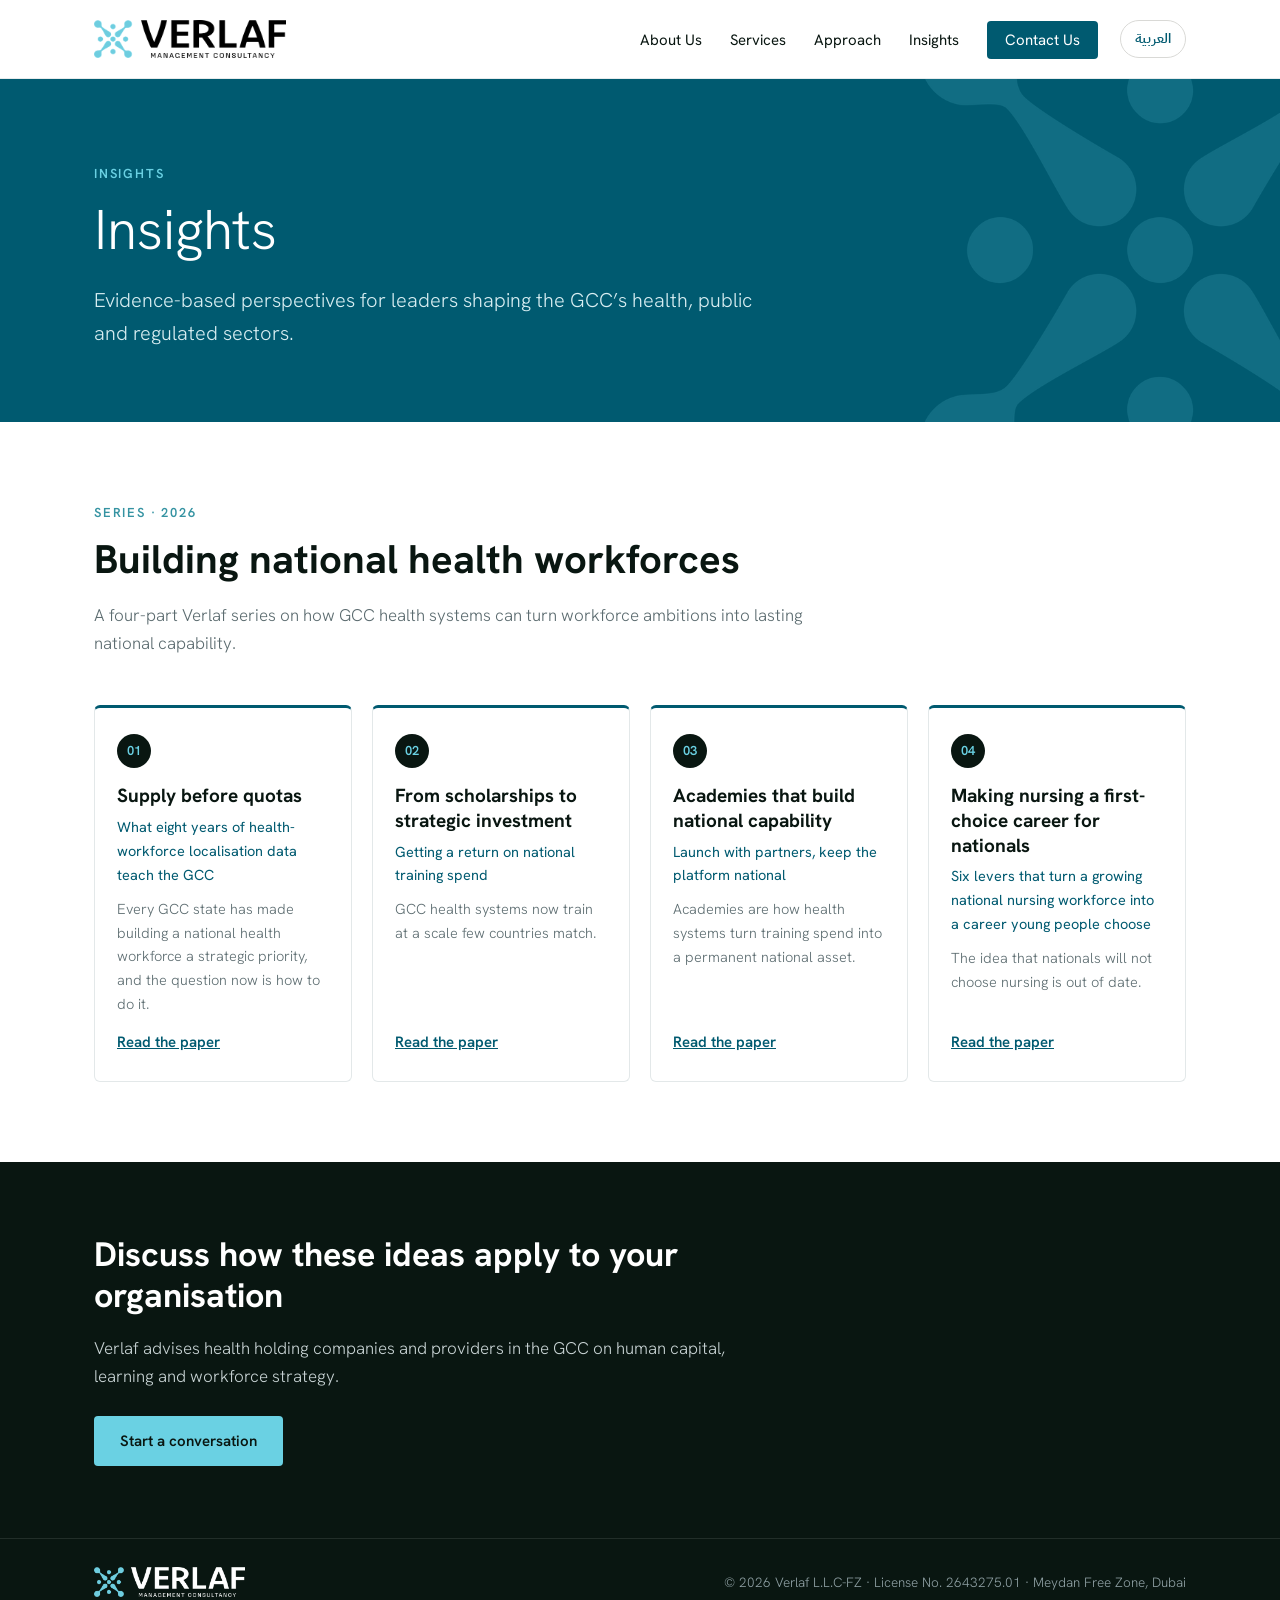
<file: insights/index.html>
<!doctype html>
<html lang="en" dir="ltr">
<head>
<meta charset="utf-8">
<meta name="viewport" content="width=device-width, initial-scale=1">
<title>Insights | Verlaf</title>
<meta name="description" content="A four-part Verlaf series on how GCC health systems can turn workforce ambitions into lasting national capability.">
<link rel="canonical" href="https://verlaf.com/insights/">
<link rel="alternate" hreflang="en" href="https://verlaf.com/insights/">
<link rel="alternate" hreflang="ar" href="https://verlaf.com/ar/insights/">
<meta property="og:title" content="Insights | Verlaf">
<meta property="og:description" content="A four-part Verlaf series on how GCC health systems can turn workforce ambitions into lasting national capability.">
<meta property="og:url" content="https://verlaf.com/insights/">
<meta property="og:type" content="website">

<meta property="og:image" content="https://verlaf.com/assets/insights/og-series-en.png">
<meta name="twitter:card" content="summary_large_image">
<link rel="icon" type="image/png" href="../assets/favicon.png">
<link rel="apple-touch-icon" href="../assets/apple-touch-icon.png">
<link rel="preconnect" href="https://fonts.googleapis.com">
<link rel="preconnect" href="https://fonts.gstatic.com" crossorigin>
<link href="https://fonts.googleapis.com/css2?family=Hanken+Grotesk:wght@300;400;600;700&family=IBM+Plex+Sans+Arabic:wght@600&display=swap" rel="stylesheet">
<link rel="stylesheet" href="../assets/style.css">
<link rel="stylesheet" href="../assets/insights.css">
</head>
<body class="insights-page">
<header>
  <div class="wrap nav">
    <a class="brand" href="../" aria-label="Verlaf home"><img src="../assets/logo-dark.png" alt="Verlaf Management Consultancy" width="520" height="103"></a>
    <div class="nav-right">
      <ul id="menu"><li><a href="../#about">About Us</a></li><li><a href="../#services">Services</a></li><li><a href="../#approach">Approach</a></li><li><a href="../insights/" aria-current="page">Insights</a></li><li><a href="../#contact" class="cta">Contact Us</a></li></ul>
      <a class="lang" href="../ar/insights/" lang="ar" hreflang="ar">العربية</a>
      <button id="menu-btn" aria-label="Open menu" aria-expanded="false">&#9776;</button>
    </div>
  </div>
</header>
<main id="top">
  <section class="article-hero hub">
    <img class="emblem" src="../assets/emblem-ice.png" alt="" aria-hidden="true">
    <div class="wrap">
      <p class="eyebrow">Insights</p>
      <h1>Insights</h1>
      <p class="sub">Evidence-based perspectives for leaders shaping the GCC’s health, public and regulated sectors.</p>
    </div>
  </section>
  <section class="hub-series">
    <div class="wrap">
      <p class="eyebrow">Series · <span dir="ltr">2026</span></p>
      <h2>Building national health workforces</h2>
      <p class="intro">A four-part Verlaf series on how GCC health systems can turn workforce ambitions into lasting national capability.</p>
      <div class="paper-grid"><article class="paper-card" data-slug="supply-before-quotas">
  <span class="num" dir="ltr">01</span>
  <h3><a href="supply-before-quotas/">Supply before quotas</a></h3>
  <p class="psub">What eight years of health-workforce localisation data teach the GCC</p>
  <p>Every GCC state has made building a national health workforce a strategic priority, and the question now is how to do it.</p>
  <p class="links"><a class="read" href="supply-before-quotas/">Read the paper</a><span class="soon" hidden></span></p>
</article><article class="paper-card" data-slug="scholarships-to-strategic-investment">
  <span class="num" dir="ltr">02</span>
  <h3><a href="scholarships-to-strategic-investment/">From scholarships to strategic investment</a></h3>
  <p class="psub">Getting a return on national training spend</p>
  <p>GCC health systems now train at a scale few countries match.</p>
  <p class="links"><a class="read" href="scholarships-to-strategic-investment/">Read the paper</a><span class="soon" hidden></span></p>
</article><article class="paper-card" data-slug="academies-national-capability">
  <span class="num" dir="ltr">03</span>
  <h3><a href="academies-national-capability/">Academies that build national capability</a></h3>
  <p class="psub">Launch with partners, keep the platform national</p>
  <p>Academies are how health systems turn training spend into a permanent national asset.</p>
  <p class="links"><a class="read" href="academies-national-capability/">Read the paper</a><span class="soon" hidden></span></p>
</article><article class="paper-card" data-slug="nursing-first-choice-career">
  <span class="num" dir="ltr">04</span>
  <h3><a href="nursing-first-choice-career/">Making nursing a first-choice career for nationals</a></h3>
  <p class="psub">Six levers that turn a growing national nursing workforce into a career young people choose</p>
  <p>The idea that nationals will not choose nursing is out of date.</p>
  <p class="links"><a class="read" href="nursing-first-choice-career/">Read the paper</a><span class="soon" hidden></span></p>
</article></div>
    </div>
  </section>
  <section class="article-cta">
    <div class="wrap">
      <h2>Discuss how these ideas apply to your organisation</h2>
      <p>Verlaf advises health holding companies and providers in the GCC on human capital, learning and workforce strategy.</p>
      <a class="btn btn-ice" href="mailto:hussein.alashmar@verlaf.com">Start a conversation</a>
    </div>
  </section>
</main>
<footer>
  <div class="wrap">
    <img src="../assets/logo-light.png" alt="Verlaf" width="520" height="103">
    <span>© <span id="yr">2026</span> Verlaf L.L.C-FZ · License No. 2643275.01 · Meydan Free Zone, Dubai</span>
  </div>
</footer>
<script src="../assets/site.js"></script>
<script src="../assets/insights.js"></script>
</body>
</html>
</file>
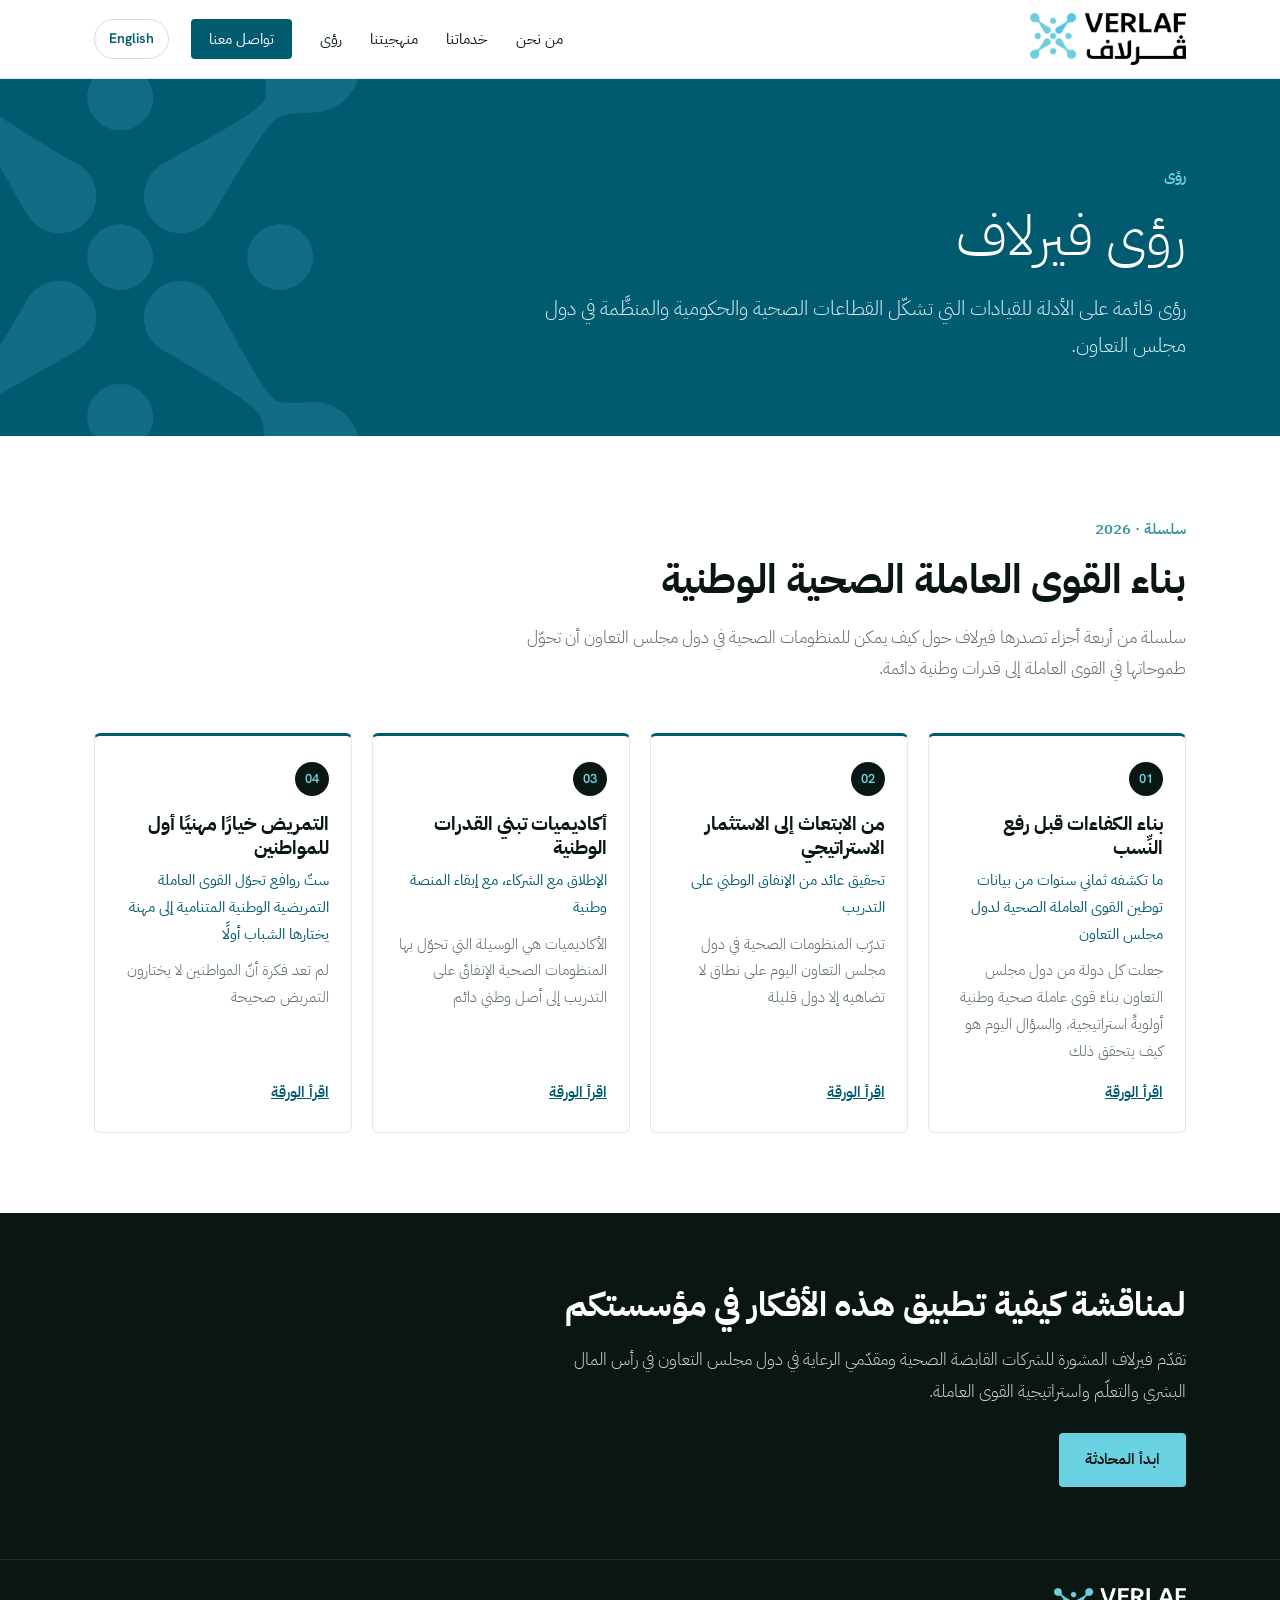
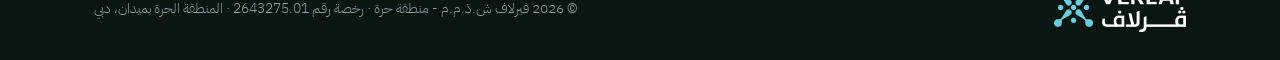
<file: ar/insights/index.html>
<!doctype html>
<html lang="ar" dir="rtl">
<head>
<meta charset="utf-8">
<meta name="viewport" content="width=device-width, initial-scale=1">
<title>رؤى فيرلاف | فيرلاف</title>
<meta name="description" content="سلسلة من أربعة أجزاء تصدرها فيرلاف حول كيف يمكن للمنظومات الصحية في دول مجلس التعاون أن تحوّل طموحاتها في القوى العاملة إلى قدرات وطنية دائمة.">
<link rel="canonical" href="https://verlaf.com/ar/insights/">
<link rel="alternate" hreflang="en" href="https://verlaf.com/insights/">
<link rel="alternate" hreflang="ar" href="https://verlaf.com/ar/insights/">
<meta property="og:title" content="رؤى فيرلاف | فيرلاف">
<meta property="og:description" content="سلسلة من أربعة أجزاء تصدرها فيرلاف حول كيف يمكن للمنظومات الصحية في دول مجلس التعاون أن تحوّل طموحاتها في القوى العاملة إلى قدرات وطنية دائمة.">
<meta property="og:url" content="https://verlaf.com/ar/insights/">
<meta property="og:type" content="website">
<meta property="og:locale" content="ar_AE">
<meta property="og:image" content="https://verlaf.com/assets/insights/og-series-ar.png">
<meta name="twitter:card" content="summary_large_image">
<link rel="icon" type="image/png" href="../../assets/favicon.png">
<link rel="apple-touch-icon" href="../../assets/apple-touch-icon.png">
<link rel="preconnect" href="https://fonts.googleapis.com">
<link rel="preconnect" href="https://fonts.gstatic.com" crossorigin>
<link href="https://fonts.googleapis.com/css2?family=IBM+Plex+Sans+Arabic:wght@300;400;600;700&family=Hanken+Grotesk:wght@400;600&display=swap" rel="stylesheet">
<link rel="stylesheet" href="../../assets/style.css">
<link rel="stylesheet" href="../../assets/insights.css">
</head>
<body class="insights-page">
<header>
  <div class="wrap nav">
    <a class="brand" href="../" aria-label="فيرلاف - الصفحة الرئيسية"><img src="../../assets/logo-ar-dark.png" alt="فيرلاف للاستشارات الإدارية" width="420" height="140"></a>
    <div class="nav-right">
      <ul id="menu"><li><a href="../#about">من نحن</a></li><li><a href="../#services">خدماتنا</a></li><li><a href="../#approach">منهجيتنا</a></li><li><a href="../insights/" aria-current="page">رؤى</a></li><li><a href="../#contact" class="cta">تواصل معنا</a></li></ul>
      <a class="lang" href="../../insights/" lang="en" hreflang="en">English</a>
      <button id="menu-btn" aria-label="فتح القائمة" aria-expanded="false">&#9776;</button>
    </div>
  </div>
</header>
<main id="top">
  <section class="article-hero hub">
    <img class="emblem" src="../../assets/emblem-ice.png" alt="" aria-hidden="true">
    <div class="wrap">
      <p class="eyebrow">رؤى</p>
      <h1>رؤى فيرلاف</h1>
      <p class="sub">رؤى قائمة على الأدلة للقيادات التي تشكّل القطاعات الصحية والحكومية والمنظَّمة في دول مجلس التعاون.</p>
    </div>
  </section>
  <section class="hub-series">
    <div class="wrap">
      <p class="eyebrow">سلسلة · <span dir="ltr">2026</span></p>
      <h2>بناء القوى العاملة الصحية الوطنية</h2>
      <p class="intro">سلسلة من أربعة أجزاء تصدرها فيرلاف حول كيف يمكن للمنظومات الصحية في دول مجلس التعاون أن تحوّل طموحاتها في القوى العاملة إلى قدرات وطنية دائمة.</p>
      <div class="paper-grid"><article class="paper-card" data-slug="supply-before-quotas">
  <span class="num" dir="ltr">01</span>
  <h3><a href="supply-before-quotas/">بناء الكفاءات قبل رفع النِّسب</a></h3>
  <p class="psub">ما تكشفه ثماني سنوات من بيانات توطين القوى العاملة الصحية لدول مجلس التعاون</p>
  <p>جعلت كل دولة من دول مجلس التعاون بناءَ قوى عاملة صحية وطنية أولويةً استراتيجية، والسؤال اليوم هو كيف يتحقق ذلك</p>
  <p class="links"><a class="read" href="supply-before-quotas/">اقرأ الورقة</a><span class="soon" hidden></span></p>
</article><article class="paper-card" data-slug="scholarships-to-strategic-investment">
  <span class="num" dir="ltr">02</span>
  <h3><a href="scholarships-to-strategic-investment/">من الابتعاث إلى الاستثمار الاستراتيجي</a></h3>
  <p class="psub">تحقيق عائد من الإنفاق الوطني على التدريب</p>
  <p>تدرّب المنظومات الصحية في دول مجلس التعاون اليوم على نطاق لا تضاهيه إلا دول قليلة</p>
  <p class="links"><a class="read" href="scholarships-to-strategic-investment/">اقرأ الورقة</a><span class="soon" hidden></span></p>
</article><article class="paper-card" data-slug="academies-national-capability">
  <span class="num" dir="ltr">03</span>
  <h3><a href="academies-national-capability/">أكاديميات تبني القدرات الوطنية</a></h3>
  <p class="psub">الإطلاق مع الشركاء، مع إبقاء المنصة وطنية</p>
  <p>الأكاديميات هي الوسيلة التي تحوّل بها المنظومات الصحية الإنفاقَ على التدريب إلى أصل وطني دائم</p>
  <p class="links"><a class="read" href="academies-national-capability/">اقرأ الورقة</a><span class="soon" hidden></span></p>
</article><article class="paper-card" data-slug="nursing-first-choice-career">
  <span class="num" dir="ltr">04</span>
  <h3><a href="nursing-first-choice-career/">التمريض خيارًا مهنيًا أول للمواطنين</a></h3>
  <p class="psub">ستّ روافع تحوّل القوى العاملة التمريضية الوطنية المتنامية إلى مهنة يختارها الشباب أولًا</p>
  <p>لم تعد فكرة أنّ المواطنين لا يختارون التمريض صحيحة</p>
  <p class="links"><a class="read" href="nursing-first-choice-career/">اقرأ الورقة</a><span class="soon" hidden></span></p>
</article></div>
    </div>
  </section>
  <section class="article-cta">
    <div class="wrap">
      <h2>لمناقشة كيفية تطبيق هذه الأفكار في مؤسستكم</h2>
      <p>تقدّم فيرلاف المشورة للشركات القابضة الصحية ومقدّمي الرعاية في دول مجلس التعاون في رأس المال البشري والتعلّم واستراتيجية القوى العاملة.</p>
      <a class="btn btn-ice" href="mailto:hussein.alashmar@verlaf.com">ابدأ المحادثة</a>
    </div>
  </section>
</main>
<footer>
  <div class="wrap">
    <img src="../../assets/logo-ar-light.png" alt="فيرلاف" width="420" height="140">
    <span>© <span id="yr">2026</span> فيرلاف ش.ذ.م.م - منطقة حرة · رخصة رقم <span class="ltr">2643275.01</span> · المنطقة الحرة بميدان، دبي</span>
  </div>
</footer>
<script src="../../assets/site.js"></script>
<script src="../../assets/insights.js"></script>
</body>
</html>
</file>
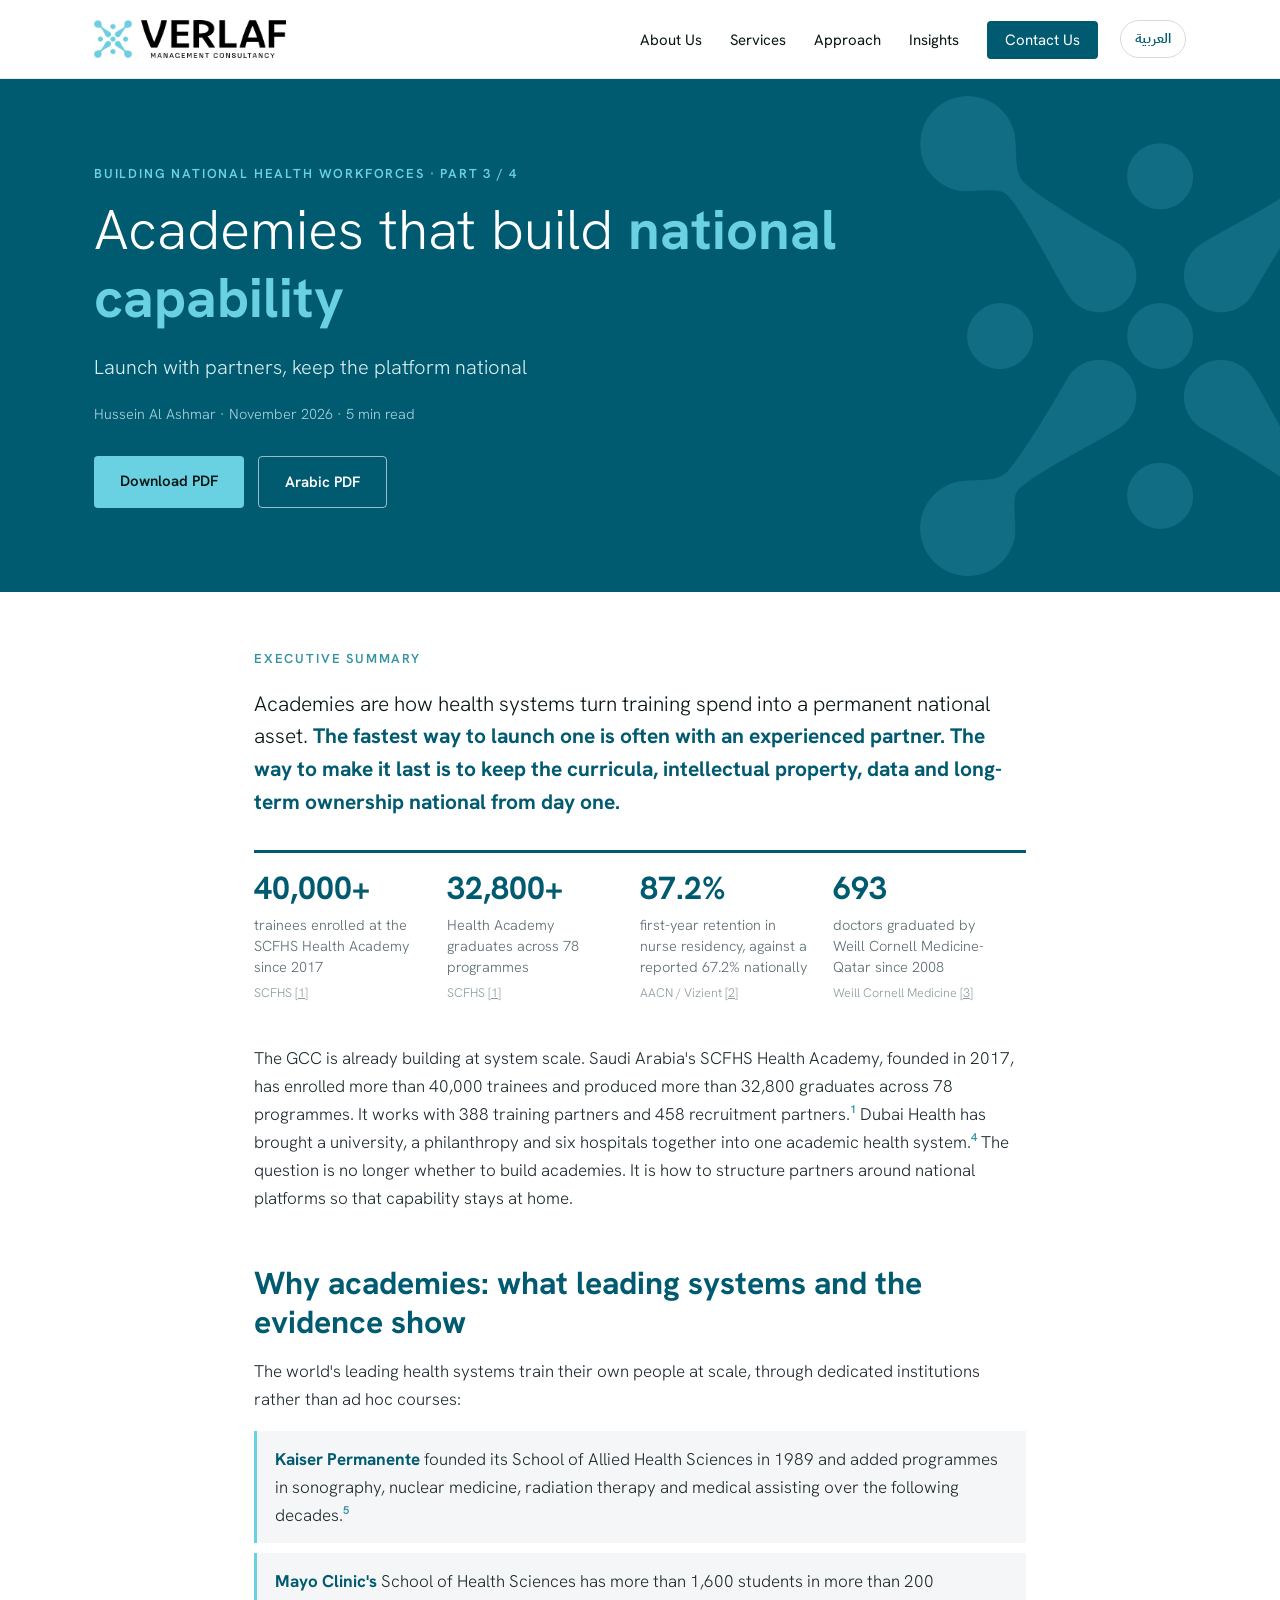
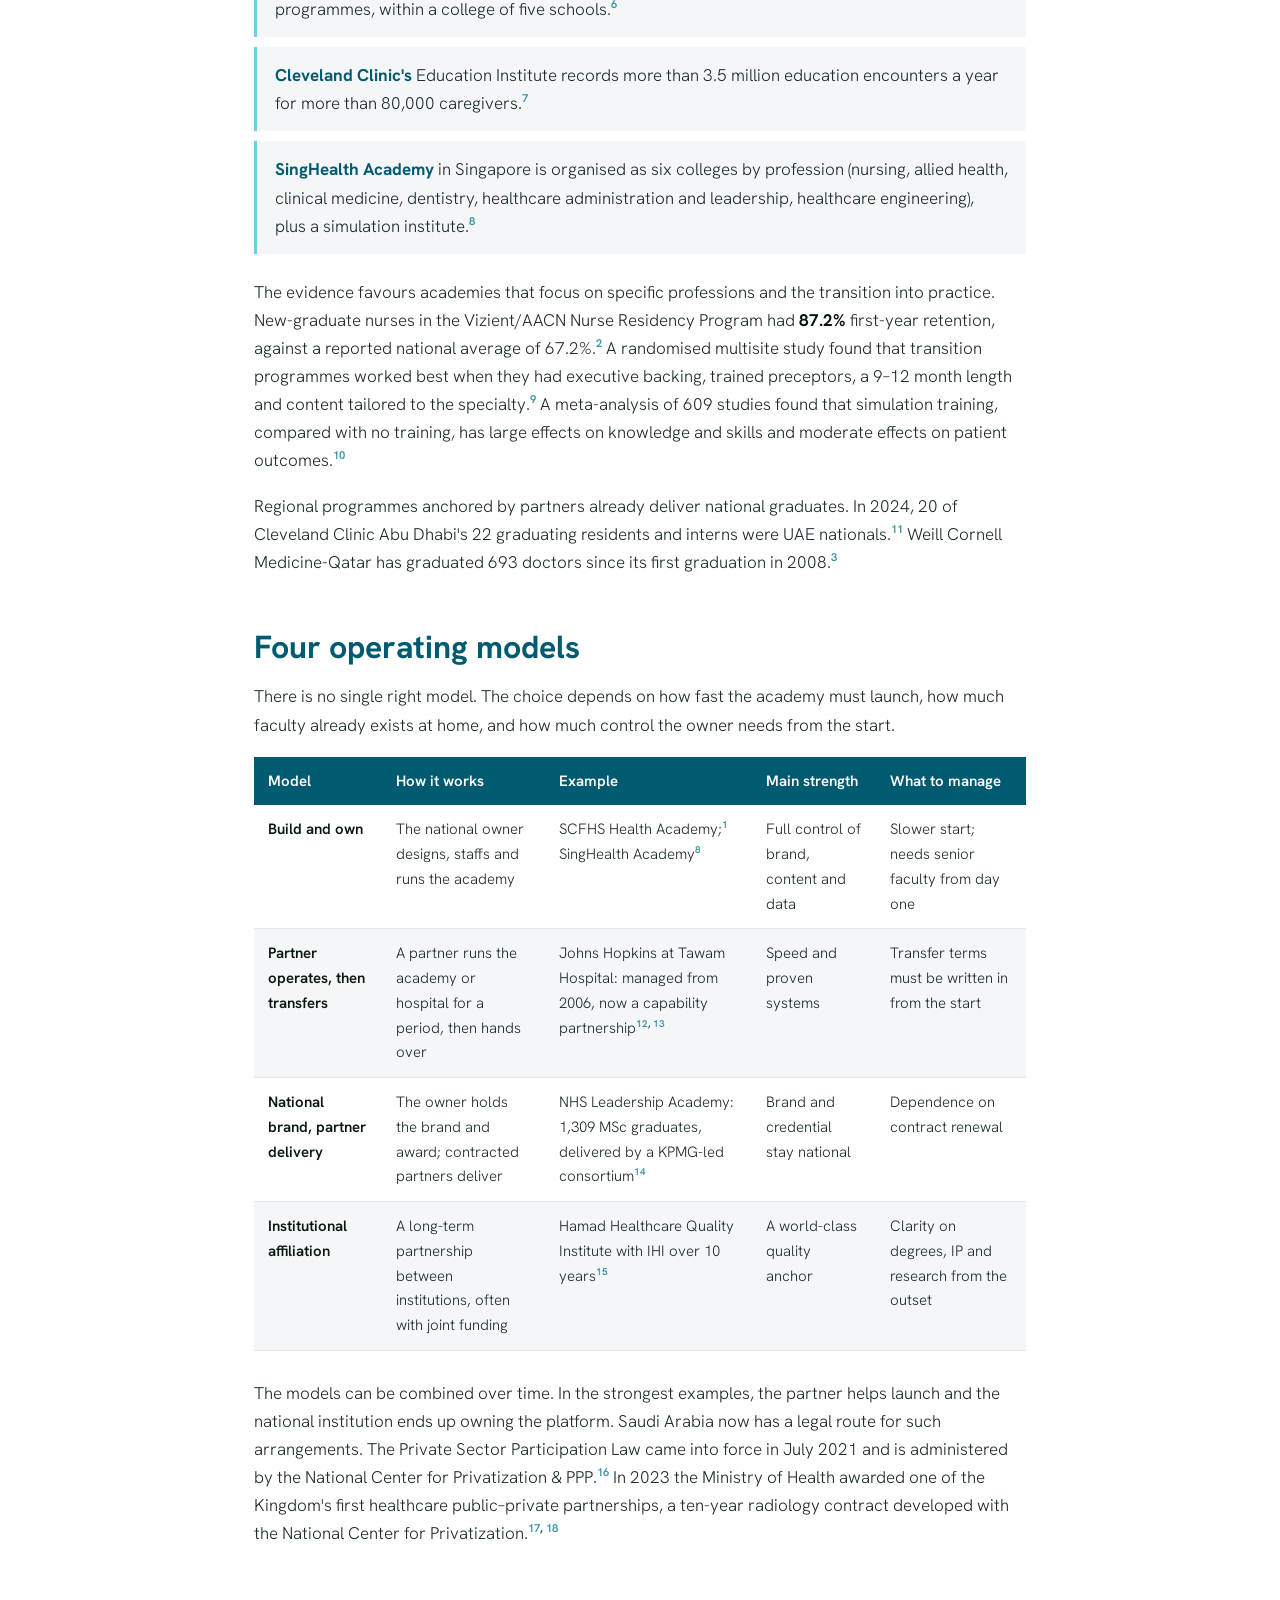
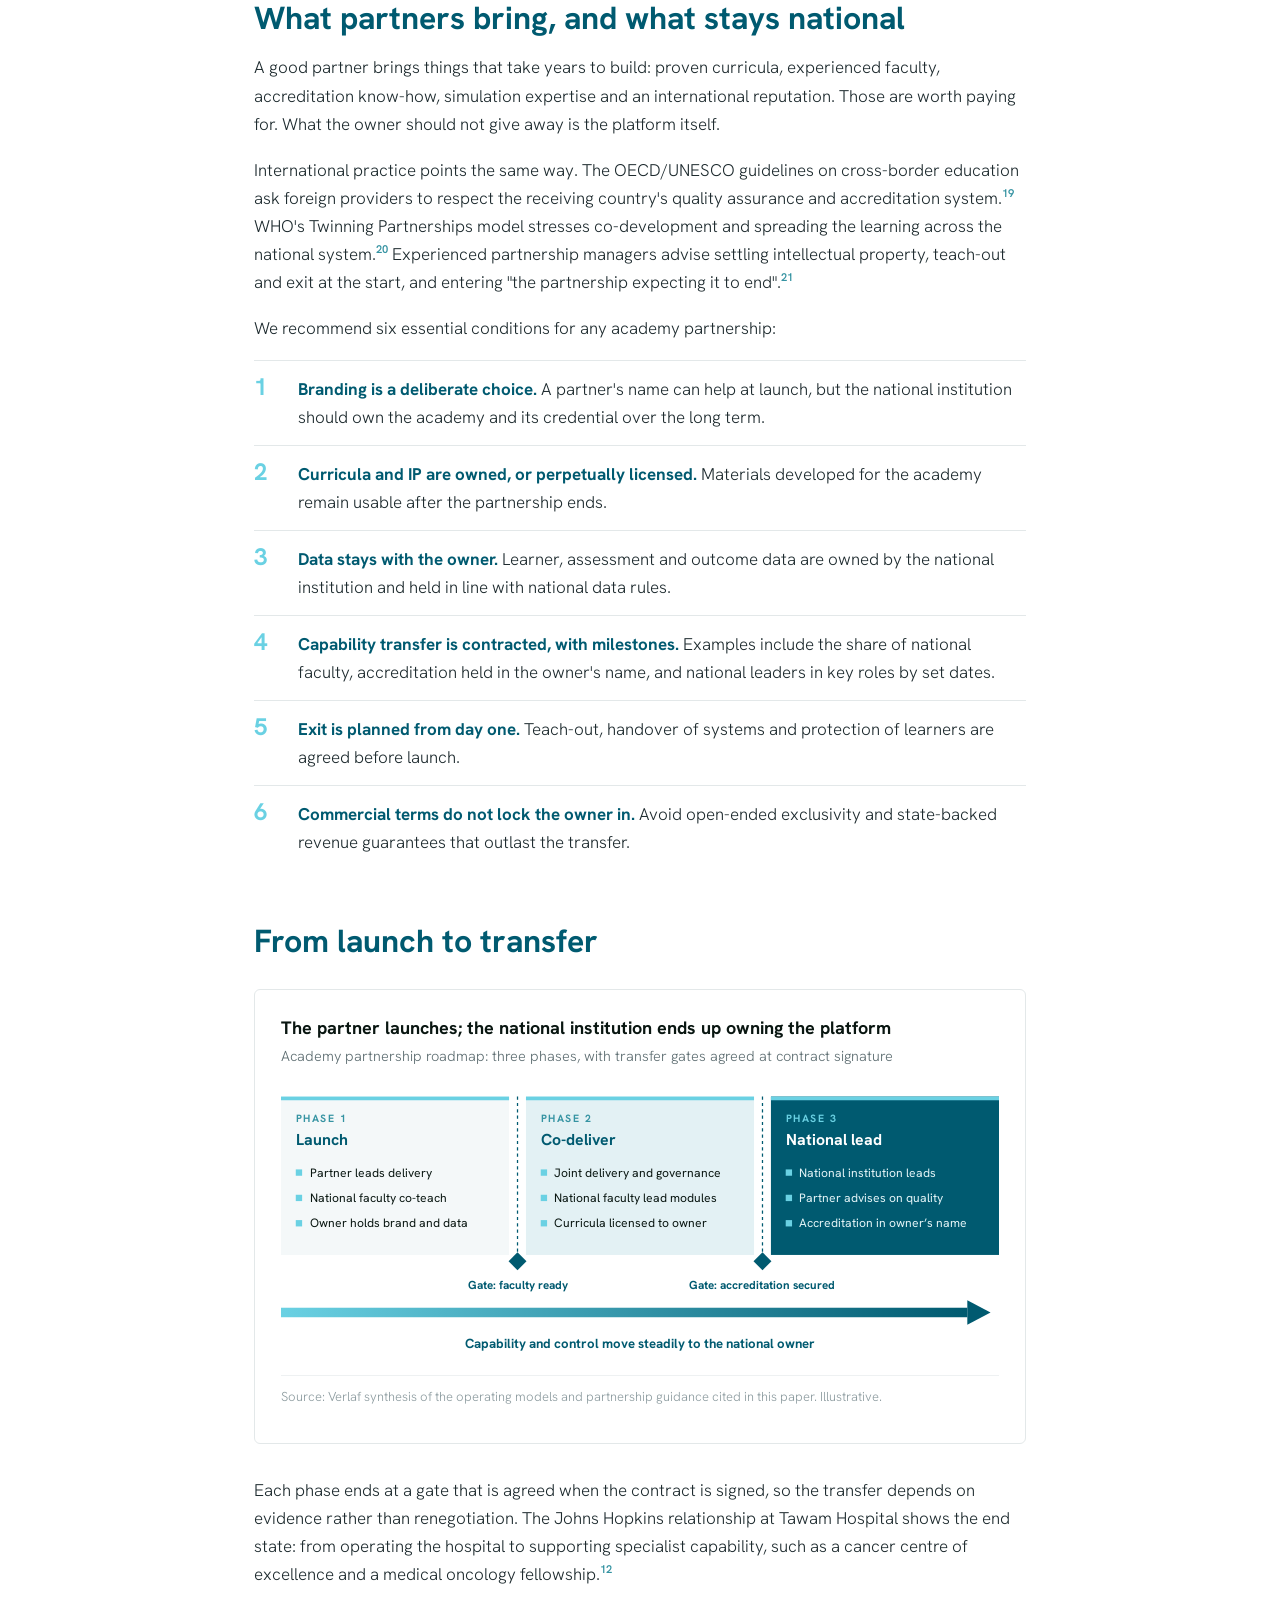
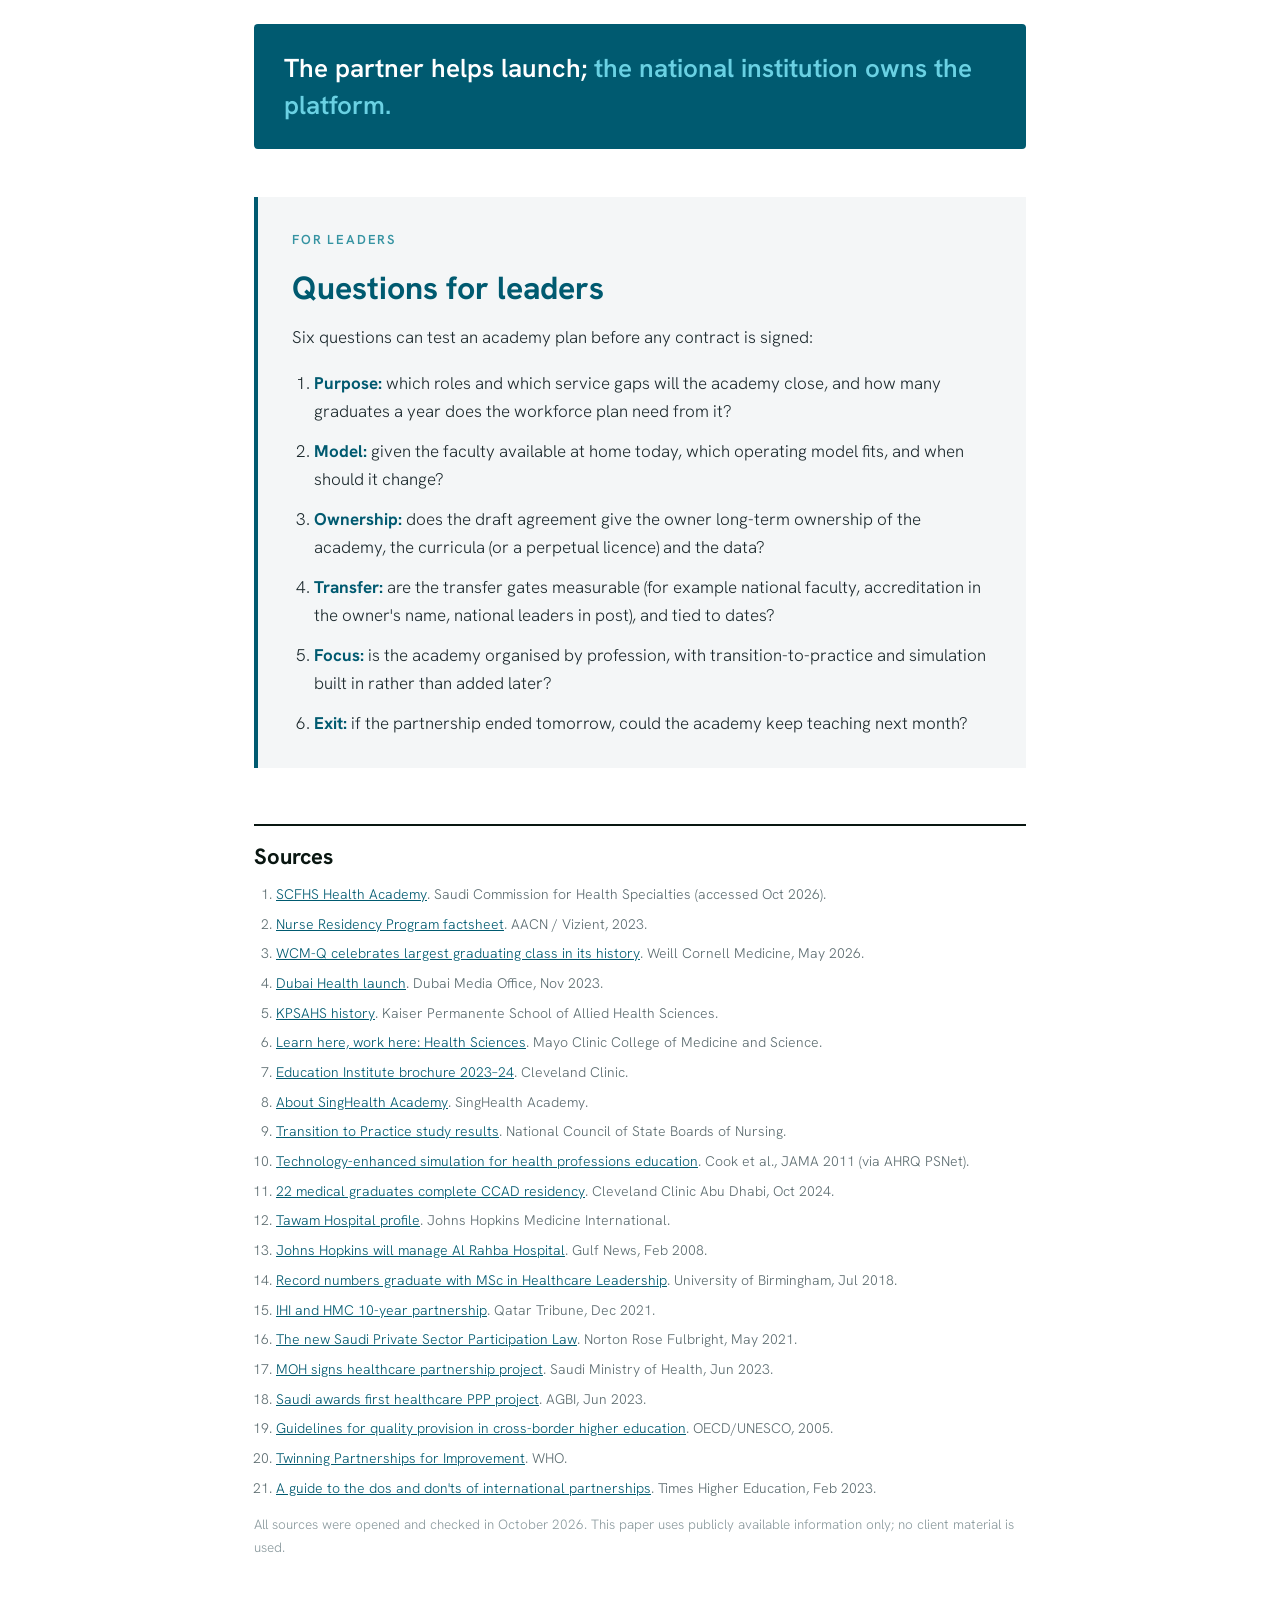
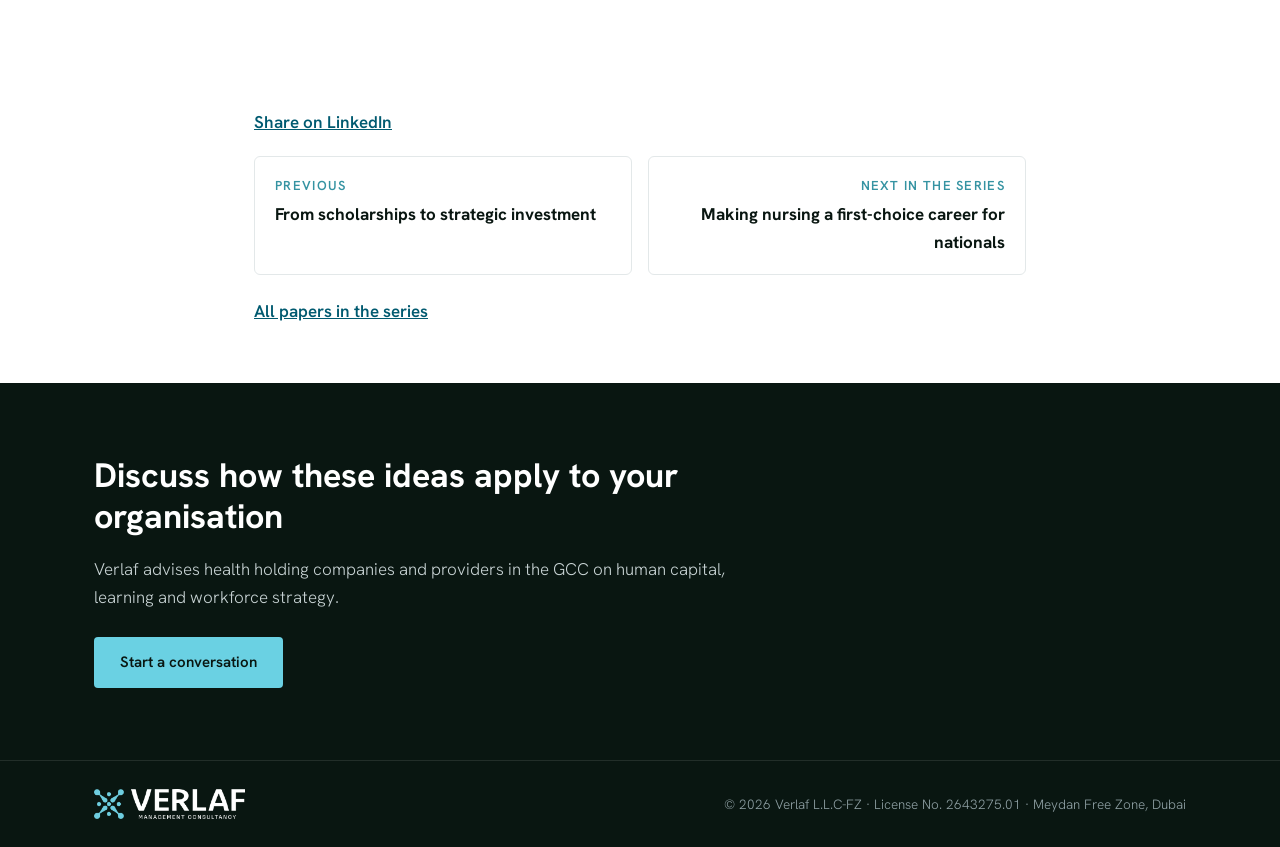
<file: insights/academies-national-capability/index.html>
<!doctype html>
<html lang="en" dir="ltr">
<head>
<meta charset="utf-8">
<meta name="viewport" content="width=device-width, initial-scale=1">
<title>Academies that build national capability: launch with partners, keep the platform national | Verlaf</title>
<meta name="description" content="Launch with partners, keep the platform national. Academies are how health systems turn training spend into a permanent national asset.">
<link rel="canonical" href="https://verlaf.com/insights/academies-national-capability/">
<link rel="alternate" hreflang="en" href="https://verlaf.com/insights/academies-national-capability/">
<link rel="alternate" hreflang="ar" href="https://verlaf.com/ar/insights/academies-national-capability/">
<meta property="og:title" content="Academies that build national capability: launch with partners, keep the platform national | Verlaf">
<meta property="og:description" content="Launch with partners, keep the platform national. Academies are how health systems turn training spend into a permanent national asset.">
<meta property="og:url" content="https://verlaf.com/insights/academies-national-capability/">
<meta property="og:type" content="article">

<meta property="og:image" content="https://verlaf.com/assets/insights/og-academies-national-capability-en.png">
<meta name="twitter:card" content="summary_large_image">
<link rel="icon" type="image/png" href="../../assets/favicon.png">
<link rel="apple-touch-icon" href="../../assets/apple-touch-icon.png">
<link rel="preconnect" href="https://fonts.googleapis.com">
<link rel="preconnect" href="https://fonts.gstatic.com" crossorigin>
<link href="https://fonts.googleapis.com/css2?family=Hanken+Grotesk:wght@300;400;600;700&family=IBM+Plex+Sans+Arabic:wght@600&display=swap" rel="stylesheet">
<link rel="stylesheet" href="../../assets/style.css">
<link rel="stylesheet" href="../../assets/insights.css">
</head>
<body class="insights-page">
<header>
  <div class="wrap nav">
    <a class="brand" href="../../" aria-label="Verlaf home"><img src="../../assets/logo-dark.png" alt="Verlaf Management Consultancy" width="520" height="103"></a>
    <div class="nav-right">
      <ul id="menu"><li><a href="../../#about">About Us</a></li><li><a href="../../#services">Services</a></li><li><a href="../../#approach">Approach</a></li><li><a href="../../insights/" aria-current="page">Insights</a></li><li><a href="../../#contact" class="cta">Contact Us</a></li></ul>
      <a class="lang" href="../../ar/insights/academies-national-capability/" lang="ar" hreflang="ar">العربية</a>
      <button id="menu-btn" aria-label="Open menu" aria-expanded="false">&#9776;</button>
    </div>
  </div>
</header>
<main id="top">
  <section class="article-hero">
    <img class="emblem" src="../../assets/emblem-ice.png" alt="" aria-hidden="true">
    <div class="wrap">
      <p class="eyebrow"><a href="../">Building national health workforces</a> · Part <span dir="ltr">3 / 4</span></p>
      <h1>Academies that build <strong>national capability</strong></h1>
      <p class="sub">Launch with partners, keep the platform national</p>
      <p class="byline">Hussein Al Ashmar · November 2026 · 5 min read</p>
      <div class="btns">
        <a class="btn btn-ice" href="../../assets/insights/Verlaf_Academies_national_capability.pdf" download>Download PDF</a>
        <a class="btn btn-line" href="../../assets/insights/Verlaf_Academies_national_capability_AR.pdf" download>Arabic PDF</a>
      </div>
    </div>
  </section>
  <article class="wrap article-body">
    <p class="eyebrow">Executive summary</p><p class="lead">Academies are how health systems turn training spend into a permanent national asset. <strong>The fastest way to launch one is often with an experienced partner. The way to make it last is to keep the curricula, intellectual property, data and long-term ownership national from day one.</strong></p><div class="stats"><div class="stat"><div class="v" dir="ltr">40,000+</div><div class="l">trainees enrolled at the SCFHS Health Academy since 2017</div><div class="s">SCFHS <a href="#ref-1">[1]</a></div></div><div class="stat"><div class="v" dir="ltr">32,800+</div><div class="l">Health Academy graduates across 78 programmes</div><div class="s">SCFHS <a href="#ref-1">[1]</a></div></div><div class="stat"><div class="v" dir="ltr">87.2%</div><div class="l">first-year retention in nurse residency, against a reported 67.2% nationally</div><div class="s">AACN / Vizient <a href="#ref-2">[2]</a></div></div><div class="stat"><div class="v" dir="ltr">693</div><div class="l">doctors graduated by Weill Cornell Medicine-Qatar since 2008</div><div class="s">Weill Cornell Medicine <a href="#ref-3">[3]</a></div></div></div><p>The GCC is already building at system scale. Saudi Arabia&#x27;s SCFHS Health Academy, founded in 2017, has enrolled more than 40,000 trainees and produced more than 32,800 graduates across 78 programmes. It works with 388 training partners and 458 recruitment partners.<sup class="ref"><a href="#ref-1" aria-label="Source 1">1</a></sup> Dubai Health has brought a university, a philanthropy and six hospitals together into one academic health system.<sup class="ref"><a href="#ref-4" aria-label="Source 4">4</a></sup> The question is no longer whether to build academies. It is how to structure partners around national platforms so that capability stays at home.</p><h2>Why academies: what leading systems and the evidence show</h2><p>The world&#x27;s leading health systems train their own people at scale, through dedicated institutions rather than ad hoc courses:</p><ul class="callouts"><li><strong>Kaiser Permanente</strong> founded its School of Allied Health Sciences in 1989 and added programmes in sonography, nuclear medicine, radiation therapy and medical assisting over the following decades.<sup class="ref"><a href="#ref-5" aria-label="Source 5">5</a></sup></li><li><strong>Mayo Clinic&#x27;s</strong> School of Health Sciences has more than 1,600 students in more than 200 programmes, within a college of five schools.<sup class="ref"><a href="#ref-6" aria-label="Source 6">6</a></sup></li><li><strong>Cleveland Clinic&#x27;s</strong> Education Institute records more than 3.5 million education encounters a year for more than 80,000 caregivers.<sup class="ref"><a href="#ref-7" aria-label="Source 7">7</a></sup></li><li><strong>SingHealth Academy</strong> in Singapore is organised as six colleges by profession (nursing, allied health, clinical medicine, dentistry, healthcare administration and leadership, healthcare engineering), plus a simulation institute.<sup class="ref"><a href="#ref-8" aria-label="Source 8">8</a></sup></li></ul><p>The evidence favours academies that focus on specific professions and the transition into practice. New-graduate nurses in the Vizient/AACN Nurse Residency Program had <strong>87.2%</strong> first-year retention, against a reported national average of 67.2%.<sup class="ref"><a href="#ref-2" aria-label="Source 2">2</a></sup> A randomised multisite study found that transition programmes worked best when they had executive backing, trained preceptors, a 9–12 month length and content tailored to the specialty.<sup class="ref"><a href="#ref-9" aria-label="Source 9">9</a></sup> A meta-analysis of 609 studies found that simulation training, compared with no training, has large effects on knowledge and skills and moderate effects on patient outcomes.<sup class="ref"><a href="#ref-10" aria-label="Source 10">10</a></sup></p><p>Regional programmes anchored by partners already deliver national graduates. In 2024, 20 of Cleveland Clinic Abu Dhabi&#x27;s 22 graduating residents and interns were UAE nationals.<sup class="ref"><a href="#ref-11" aria-label="Source 11">11</a></sup> Weill Cornell Medicine-Qatar has graduated 693 doctors since its first graduation in 2008.<sup class="ref"><a href="#ref-3" aria-label="Source 3">3</a></sup></p><h2>Four operating models</h2><p>There is no single right model. The choice depends on how fast the academy must launch, how much faculty already exists at home, and how much control the owner needs from the start.</p><div class="table-wrap"><table><thead><tr><th scope="col">Model</th><th scope="col">How it works</th><th scope="col">Example</th><th scope="col">Main strength</th><th scope="col">What to manage</th></tr></thead><tbody><tr><td>Build and own</td><td>The national owner designs, staffs and runs the academy</td><td>SCFHS Health Academy;<sup class="ref"><a href="#ref-1" aria-label="Source 1">1</a></sup> SingHealth Academy<sup class="ref"><a href="#ref-8" aria-label="Source 8">8</a></sup></td><td>Full control of brand, content and data</td><td>Slower start; needs senior faculty from day one</td></tr><tr><td>Partner operates, then transfers</td><td>A partner runs the academy or hospital for a period, then hands over</td><td>Johns Hopkins at Tawam Hospital: managed from 2006, now a capability partnership<sup class="ref"><a href="#ref-12" aria-label="Source 12">12</a>, <a href="#ref-13" aria-label="Source 13">13</a></sup></td><td>Speed and proven systems</td><td>Transfer terms must be written in from the start</td></tr><tr><td>National brand, partner delivery</td><td>The owner holds the brand and award; contracted partners deliver</td><td>NHS Leadership Academy: 1,309 MSc graduates, delivered by a KPMG-led consortium<sup class="ref"><a href="#ref-14" aria-label="Source 14">14</a></sup></td><td>Brand and credential stay national</td><td>Dependence on contract renewal</td></tr><tr><td>Institutional affiliation</td><td>A long-term partnership between institutions, often with joint funding</td><td>Hamad Healthcare Quality Institute with IHI over 10 years<sup class="ref"><a href="#ref-15" aria-label="Source 15">15</a></sup></td><td>A world-class quality anchor</td><td>Clarity on degrees, IP and research from the outset</td></tr></tbody></table></div><p>The models can be combined over time. In the strongest examples, the partner helps launch and the national institution ends up owning the platform. Saudi Arabia now has a legal route for such arrangements. The Private Sector Participation Law came into force in July 2021 and is administered by the National Center for Privatization &amp; PPP.<sup class="ref"><a href="#ref-16" aria-label="Source 16">16</a></sup> In 2023 the Ministry of Health awarded one of the Kingdom&#x27;s first healthcare public–private partnerships, a ten-year radiology contract developed with the National Center for Privatization.<sup class="ref"><a href="#ref-17" aria-label="Source 17">17</a>, <a href="#ref-18" aria-label="Source 18">18</a></sup></p><h2>What partners bring, and what stays national</h2><p>A good partner brings things that take years to build: proven curricula, experienced faculty, accreditation know-how, simulation expertise and an international reputation. Those are worth paying for. What the owner should not give away is the platform itself.</p><p>International practice points the same way. The OECD/UNESCO guidelines on cross-border education ask foreign providers to respect the receiving country&#x27;s quality assurance and accreditation system.<sup class="ref"><a href="#ref-19" aria-label="Source 19">19</a></sup> WHO&#x27;s Twinning Partnerships model stresses co-development and spreading the learning across the national system.<sup class="ref"><a href="#ref-20" aria-label="Source 20">20</a></sup> Experienced partnership managers advise settling intellectual property, teach-out and exit at the start, and entering &quot;the partnership expecting it to end&quot;.<sup class="ref"><a href="#ref-21" aria-label="Source 21">21</a></sup></p><p>We recommend six essential conditions for any academy partnership:</p><ol class="numbered"><li><span class="k">1</span><div><strong>Branding is a deliberate choice.</strong> A partner&#x27;s name can help at launch, but the national institution should own the academy and its credential over the long term.</div></li><li><span class="k">2</span><div><strong>Curricula and IP are owned, or perpetually licensed.</strong> Materials developed for the academy remain usable after the partnership ends.</div></li><li><span class="k">3</span><div><strong>Data stays with the owner.</strong> Learner, assessment and outcome data are owned by the national institution and held in line with national data rules.</div></li><li><span class="k">4</span><div><strong>Capability transfer is contracted, with milestones.</strong> Examples include the share of national faculty, accreditation held in the owner&#x27;s name, and national leaders in key roles by set dates.</div></li><li><span class="k">5</span><div><strong>Exit is planned from day one.</strong> Teach-out, handover of systems and protection of learners are agreed before launch.</div></li><li><span class="k">6</span><div><strong>Commercial terms do not lock the owner in.</strong> Avoid open-ended exclusivity and state-backed revenue guarantees that outlast the transfer.</div></li></ol><h2>From launch to transfer</h2><figure class="exhibit"><figcaption><strong>The partner launches; the national institution ends up owning the platform</strong><span>Academy partnership roadmap: three phases, with transfer gates agreed at contract signature</span></figcaption><div class="svg-wrap"><svg role="img" aria-label="The partner launches; the national institution ends up owning the platform" viewBox="0 0 680 262" xmlns="http://www.w3.org/2000/svg"><defs><marker id="ah3" viewBox="0 0 10 10" refX="8" refY="5" markerWidth="7" markerHeight="7" orient="auto-start-reverse"><path d="M0,0 L10,5 L0,10 z" fill="#3593A2"/></marker><marker id="ahd3" viewBox="0 0 10 10" refX="8" refY="5" markerWidth="7" markerHeight="7" orient="auto-start-reverse"><path d="M0,0 L10,5 L0,10 z" fill="#005A70"/></marker><linearGradient id="gr3" x1="0" x2="1"><stop offset="0" stop-color="#6AD1E3"/><stop offset="1" stop-color="#005A70"/></linearGradient></defs><rect x="0" y="10" width="216" height="150" fill="#F4F8F9"/><rect x="0" y="10" width="216" height="3.5" fill="#6AD1E3"/><text x="14.0" y="34.0" font-size="10" font-family="inherit" font-weight="700" fill="#3593A2" text-anchor="start"  letter-spacing="1.4">PHASE 1</text><text x="14.0" y="56.0" font-size="15" font-family="inherit" font-weight="700" fill="#005A70" text-anchor="start"  >Launch</text><rect x="14" y="79" width="6" height="6" fill="#6AD1E3"/><text x="27.0" y="86.0" font-size="11.5" font-family="inherit" font-weight="400" fill="#091611" text-anchor="start"  >Partner leads delivery</text><rect x="14" y="103" width="6" height="6" fill="#6AD1E3"/><text x="27.0" y="110.0" font-size="11.5" font-family="inherit" font-weight="400" fill="#091611" text-anchor="start"  >National faculty co-teach</text><rect x="14" y="127" width="6" height="6" fill="#6AD1E3"/><text x="27.0" y="134.0" font-size="11.5" font-family="inherit" font-weight="400" fill="#091611" text-anchor="start"  >Owner holds brand and data</text><rect x="232" y="10" width="216" height="150" fill="#E3F1F4"/><rect x="232" y="10" width="216" height="3.5" fill="#6AD1E3"/><text x="246.0" y="34.0" font-size="10" font-family="inherit" font-weight="700" fill="#3593A2" text-anchor="start"  letter-spacing="1.4">PHASE 2</text><text x="246.0" y="56.0" font-size="15" font-family="inherit" font-weight="700" fill="#005A70" text-anchor="start"  >Co-deliver</text><rect x="246" y="79" width="6" height="6" fill="#6AD1E3"/><text x="259.0" y="86.0" font-size="11.5" font-family="inherit" font-weight="400" fill="#091611" text-anchor="start"  >Joint delivery and governance</text><rect x="246" y="103" width="6" height="6" fill="#6AD1E3"/><text x="259.0" y="110.0" font-size="11.5" font-family="inherit" font-weight="400" fill="#091611" text-anchor="start"  >National faculty lead modules</text><rect x="246" y="127" width="6" height="6" fill="#6AD1E3"/><text x="259.0" y="134.0" font-size="11.5" font-family="inherit" font-weight="400" fill="#091611" text-anchor="start"  >Curricula licensed to owner</text><rect x="464" y="10" width="216" height="150" fill="#005A70"/><rect x="464" y="10" width="216" height="3.5" fill="#6AD1E3"/><text x="478.0" y="34.0" font-size="10" font-family="inherit" font-weight="700" fill="#6AD1E3" text-anchor="start"  letter-spacing="1.4">PHASE 3</text><text x="478.0" y="56.0" font-size="15" font-family="inherit" font-weight="700" fill="#fff" text-anchor="start"  >National lead</text><rect x="478" y="79" width="6" height="6" fill="#6AD1E3"/><text x="491.0" y="86.0" font-size="11.5" font-family="inherit" font-weight="400" fill="#e3f4f7" text-anchor="start"  >National institution leads</text><rect x="478" y="103" width="6" height="6" fill="#6AD1E3"/><text x="491.0" y="110.0" font-size="11.5" font-family="inherit" font-weight="400" fill="#e3f4f7" text-anchor="start"  >Partner advises on quality</text><rect x="478" y="127" width="6" height="6" fill="#6AD1E3"/><text x="491.0" y="134.0" font-size="11.5" font-family="inherit" font-weight="400" fill="#e3f4f7" text-anchor="start"  >Accreditation in owner’s name</text><line x1="224" y1="10" x2="224" y2="166" stroke="#005A70" stroke-width="1.2" stroke-dasharray="3 3"/><rect x="218" y="160" width="12" height="12" fill="#005A70" transform="rotate(45 224 166)"/><text x="224.0" y="192.0" font-size="11" font-family="inherit" font-weight="700" fill="#005A70" text-anchor="middle"  >Gate: faculty ready</text><line x1="456" y1="10" x2="456" y2="166" stroke="#005A70" stroke-width="1.2" stroke-dasharray="3 3"/><rect x="450" y="160" width="12" height="12" fill="#005A70" transform="rotate(45 456 166)"/><text x="456.0" y="192.0" font-size="11" font-family="inherit" font-weight="700" fill="#005A70" text-anchor="middle"  >Gate: accreditation secured</text><rect x="0" y="210" width="650" height="9" fill="url(#gr3)"/><path d="M650,203 L672,214.5 L650,226 z" fill="#005A70"/><text x="340.0" y="248.0" font-size="12.5" font-family="inherit" font-weight="700" fill="#005A70" text-anchor="middle"  >Capability and control move steadily to the national owner</text></svg></div><p class="fig-src">Source: Verlaf synthesis of the operating models and partnership guidance cited in this paper. Illustrative.</p></figure><p>Each phase ends at a gate that is agreed when the contract is signed, so the transfer depends on evidence rather than renegotiation. The Johns Hopkins relationship at Tawam Hospital shows the end state: from operating the hospital to supporting specialist capability, such as a cancer centre of excellence and a medical oncology fellowship.<sup class="ref"><a href="#ref-12" aria-label="Source 12">12</a></sup></p><blockquote class="pull">The partner helps launch; <span>the national institution owns the platform.</span></blockquote><section class="questions"><p class="eyebrow">For leaders</p><h2>Questions for leaders</h2><p>Six questions can test an academy plan before any contract is signed:</p><ol><li><strong>Purpose:</strong> which roles and which service gaps will the academy close, and how many graduates a year does the workforce plan need from it?</li><li><strong>Model:</strong> given the faculty available at home today, which operating model fits, and when should it change?</li><li><strong>Ownership:</strong> does the draft agreement give the owner long-term ownership of the academy, the curricula (or a perpetual licence) and the data?</li><li><strong>Transfer:</strong> are the transfer gates measurable (for example national faculty, accreditation in the owner&#x27;s name, national leaders in post), and tied to dates?</li><li><strong>Focus:</strong> is the academy organised by profession, with transition-to-practice and simulation built in rather than added later?</li><li><strong>Exit:</strong> if the partnership ended tomorrow, could the academy keep teaching next month?</li></ol></section>
    <section class="sources" aria-labelledby="src-h">
      <h2 id="src-h">Sources</h2>
      <ol dir="ltr" lang="en"><li id="ref-1"><a href="https://scfhs.org.sa/index%2ephp/en/node/2042" rel="noopener" target="_blank">SCFHS Health Academy</a>. Saudi Commission for Health Specialties (accessed Oct 2026).</li><li id="ref-2"><a href="https://www.aacnnursing.org/Portals/0/PDFs/NRP/Nurse-Residency-Program.pdf" rel="noopener" target="_blank">Nurse Residency Program factsheet</a>. AACN / Vizient, 2023.</li><li id="ref-3"><a href="https://news.weill.cornell.edu/news/2026/05/wcm-q-celebrates-largest-graduating-class-in-its-history" rel="noopener" target="_blank">WCM-Q celebrates largest graduating class in its history</a>. Weill Cornell Medicine, May 2026.</li><li id="ref-4"><a href="https://mediaoffice.ae/en/news/2023/November/11-11/Dubai-Health" rel="noopener" target="_blank">Dubai Health launch</a>. Dubai Media Office, Nov 2023.</li><li id="ref-5"><a href="https://kpsahs.edu/history" rel="noopener" target="_blank">KPSAHS history</a>. Kaiser Permanente School of Allied Health Sciences.</li><li id="ref-6"><a href="https://college.mayo.edu/learn-here-work-here-health-sciences/" rel="noopener" target="_blank">Learn here, work here: Health Sciences</a>. Mayo Clinic College of Medicine and Science.</li><li id="ref-7"><a href="https://my.clevelandclinic.org/-/scassets/files/org/education/education-institute-brochure-2023-24.pdf" rel="noopener" target="_blank">Education Institute brochure 2023–24</a>. Cleveland Clinic.</li><li id="ref-8"><a href="https://singhealthacademy.edu.sg/about-us" rel="noopener" target="_blank">About SingHealth Academy</a>. SingHealth Academy.</li><li id="ref-9"><a href="https://www.ncsbn.org/study-results" rel="noopener" target="_blank">Transition to Practice study results</a>. National Council of State Boards of Nursing.</li><li id="ref-10"><a href="https://psnet.ahrq.gov/issue/technology-enhanced-simulation-health-professions-education-systematic-review-and-meta" rel="noopener" target="_blank">Technology-enhanced simulation for health professions education</a>. Cook et al., JAMA 2011 (via AHRQ PSNet).</li><li id="ref-11"><a href="https://www.clevelandclinicabudhabi.ae/media-center/news/22-medical-graduates-complete-cleveland-clinic-abu-dhabi-s-prestigious-residency" rel="noopener" target="_blank">22 medical graduates complete CCAD residency</a>. Cleveland Clinic Abu Dhabi, Oct 2024.</li><li id="ref-12"><a href="https://www.hopkinsmedicine.org/international/health-care-consulting/emea/tawam-hospital" rel="noopener" target="_blank">Tawam Hospital profile</a>. Johns Hopkins Medicine International.</li><li id="ref-13"><a href="https://gulfnews.com/uae/health/johns-hopkins-will-manage-al-rahba-hospital-1.85721" rel="noopener" target="_blank">Johns Hopkins will manage Al Rahba Hospital</a>. Gulf News, Feb 2008.</li><li id="ref-14"><a href="https://www.birmingham.ac.uk/news/2018/record-numbers-of-healthcare-staff-graduate-with-an-msc-in-healthcare-leadership" rel="noopener" target="_blank">Record numbers graduate with MSc in Healthcare Leadership</a>. University of Birmingham, Jul 2018.</li><li id="ref-15"><a href="https://www.qatar-tribune.com/article/226296/NATION/IHI-president-visits-HMC-to-commemorate-10-year-partnership-in-quality-improvement" rel="noopener" target="_blank">IHI and HMC 10-year partnership</a>. Qatar Tribune, Dec 2021.</li><li id="ref-16"><a href="https://nortonrosefulbright.com/en/knowledge/publications/0cb2c59a/the-new-saudi-arabian-private-sector-participation-law-top-ten-considerations" rel="noopener" target="_blank">The new Saudi Private Sector Participation Law</a>. Norton Rose Fulbright, May 2021.</li><li id="ref-17"><a href="https://www.moh.gov.sa/en/ministry/mediacenter/news/pages/news-2023-06-10-001.aspx" rel="noopener" target="_blank">MOH signs healthcare partnership project</a>. Saudi Ministry of Health, Jun 2023.</li><li id="ref-18"><a href="https://www.agbi.com/health/2023/06/saudi-awards-first-healthcare-ppp-project/" rel="noopener" target="_blank">Saudi awards first healthcare PPP project</a>. AGBI, Jun 2023.</li><li id="ref-19"><a href="https://legalinstruments.oecd.org/public/doc/142/body-text.en.html" rel="noopener" target="_blank">Guidelines for quality provision in cross-border higher education</a>. OECD/UNESCO, 2005.</li><li id="ref-20"><a href="https://www.who.int/initiatives/twinning-partnerships-for-improvement" rel="noopener" target="_blank">Twinning Partnerships for Improvement</a>. WHO.</li><li id="ref-21"><a href="https://www.timeshighereducation.com/campus/guide-dos-and-donts-international-partnerships" rel="noopener" target="_blank">A guide to the dos and don&#x27;ts of international partnerships</a>. Times Higher Education, Feb 2023.</li></ol>
      <p class="note">All sources were opened and checked in October 2026. This paper uses publicly available information only; no client material is used.</p>
    </section>
    <p class="share"><a href="https://www.linkedin.com/sharing/share-offsite/?url=https%3A%2F%2Fverlaf.com%2Finsights%2Facademies-national-capability%2F" target="_blank" rel="noopener">Share on LinkedIn</a></p>
    <nav class="series-nav" aria-label="All papers in the series"><a class="sn prev" href="../scholarships-to-strategic-investment/"><span>Previous</span><strong>From scholarships to strategic investment</strong></a><a class="sn next" href="../nursing-first-choice-career/"><span>Next in the series</span><strong>Making nursing a first-choice career for nationals</strong></a></nav>
    <p class="all"><a href="../">All papers in the series</a></p>
  </article>
  <section class="article-cta">
    <div class="wrap">
      <h2>Discuss how these ideas apply to your organisation</h2>
      <p>Verlaf advises health holding companies and providers in the GCC on human capital, learning and workforce strategy.</p>
      <a class="btn btn-ice" href="mailto:hussein.alashmar@verlaf.com?subject=Building%20national%20health%20workforces">Start a conversation</a>
    </div>
  </section>
</main>
<script type="application/ld+json">{"@context": "https://schema.org", "@type": "Article", "headline": "Academies that build national capability: launch with partners, keep the platform national", "inLanguage": "en", "author": {"@type": "Person", "name": "Hussein Al Ashmar"}, "publisher": {"@type": "Organization", "name": "Verlaf", "url": "https://verlaf.com"}, "isPartOf": {"@type": "CreativeWorkSeries", "name": "Building national health workforces"}, "url": "https://verlaf.com/insights/academies-national-capability/", "image": "https://verlaf.com/assets/insights/og-academies-national-capability-en.png"}</script>
<footer>
  <div class="wrap">
    <img src="../../assets/logo-light.png" alt="Verlaf" width="520" height="103">
    <span>© <span id="yr">2026</span> Verlaf L.L.C-FZ · License No. 2643275.01 · Meydan Free Zone, Dubai</span>
  </div>
</footer>
<script src="../../assets/site.js"></script>
<script src="../../assets/insights.js"></script>
</body>
</html>
</file>
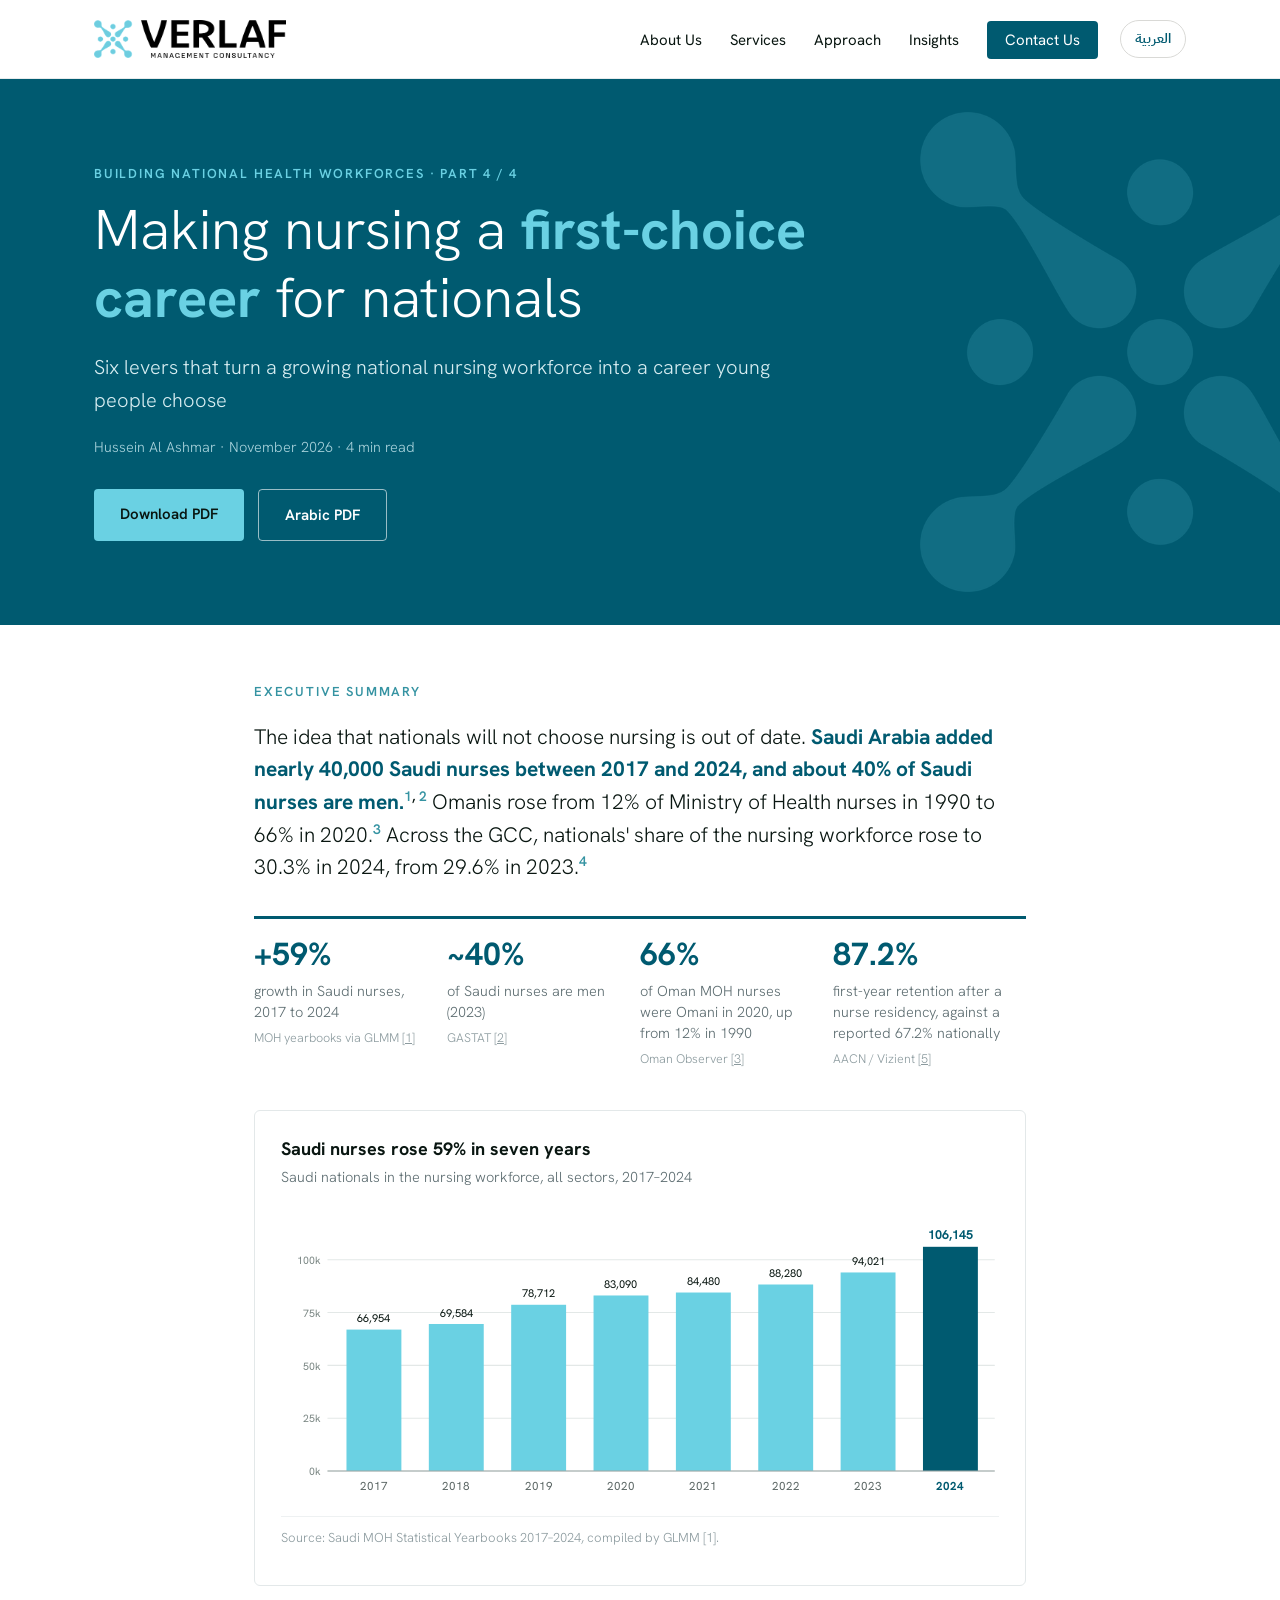
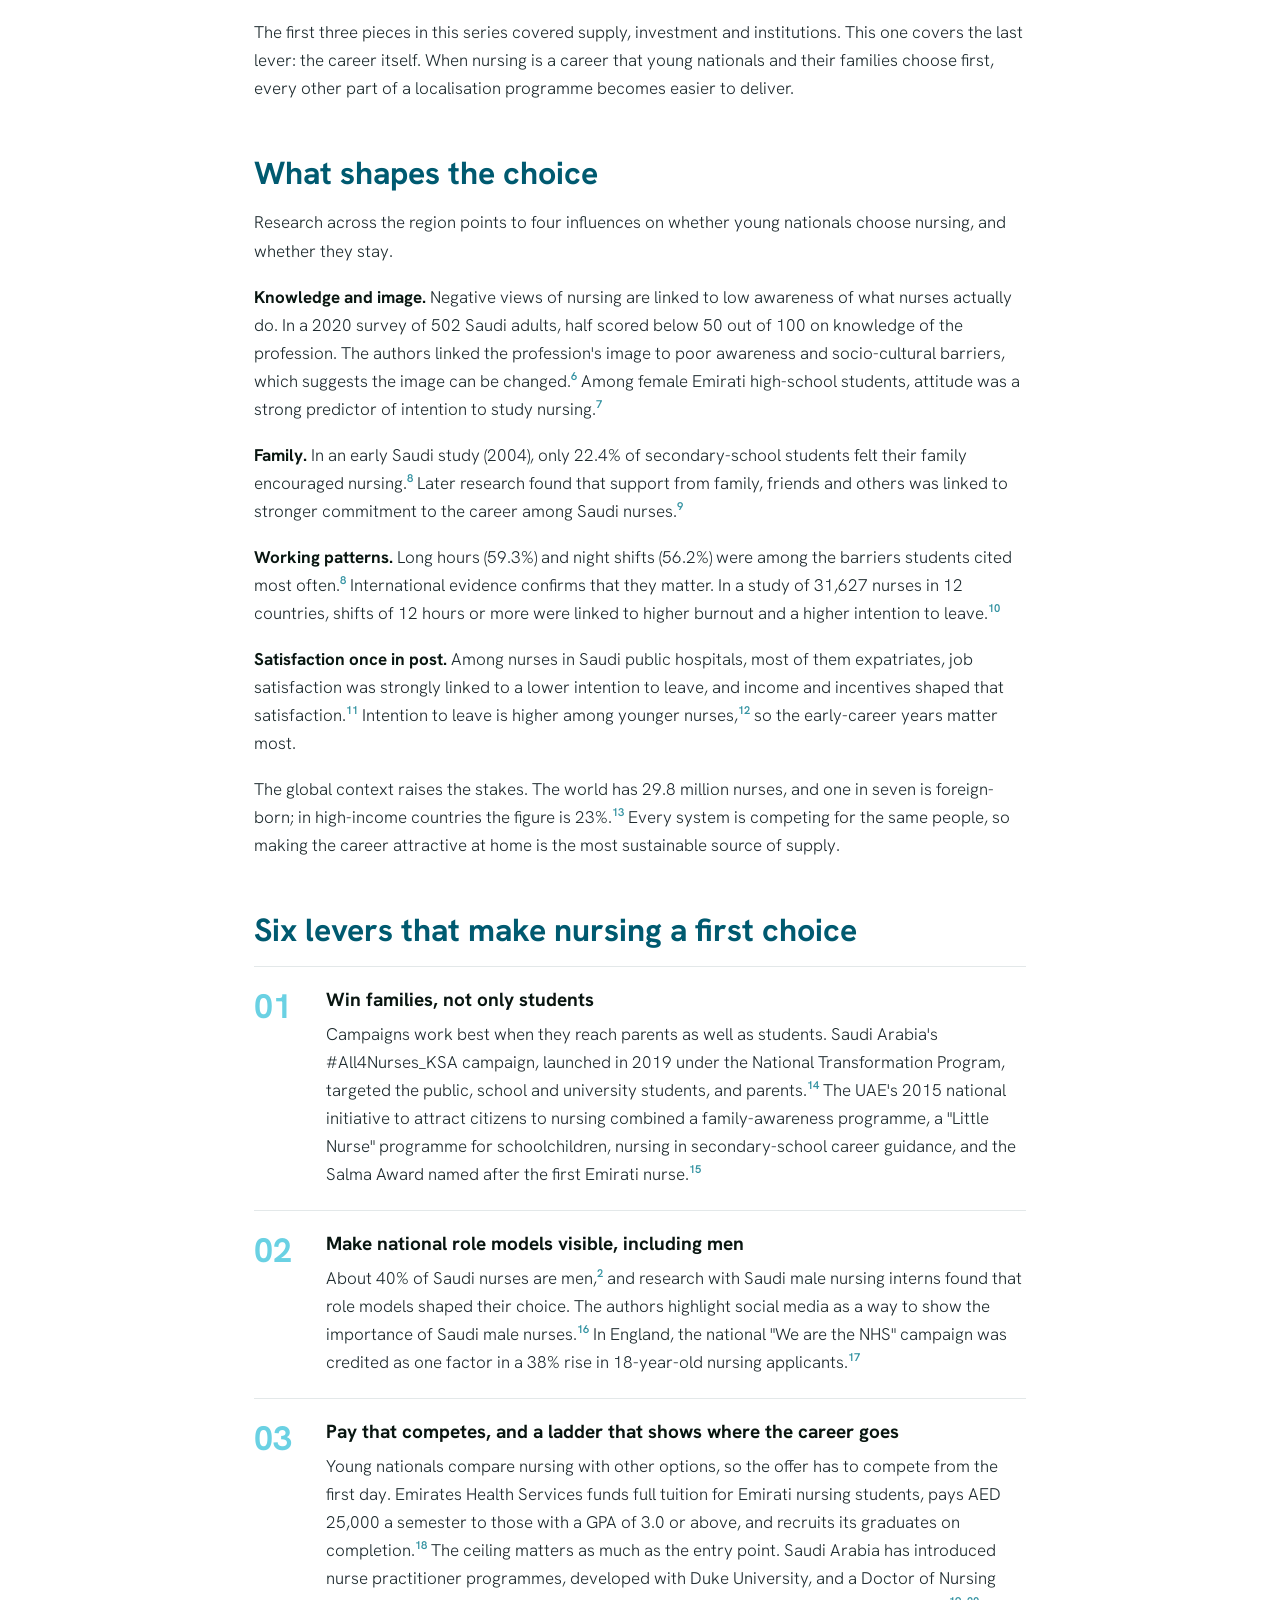
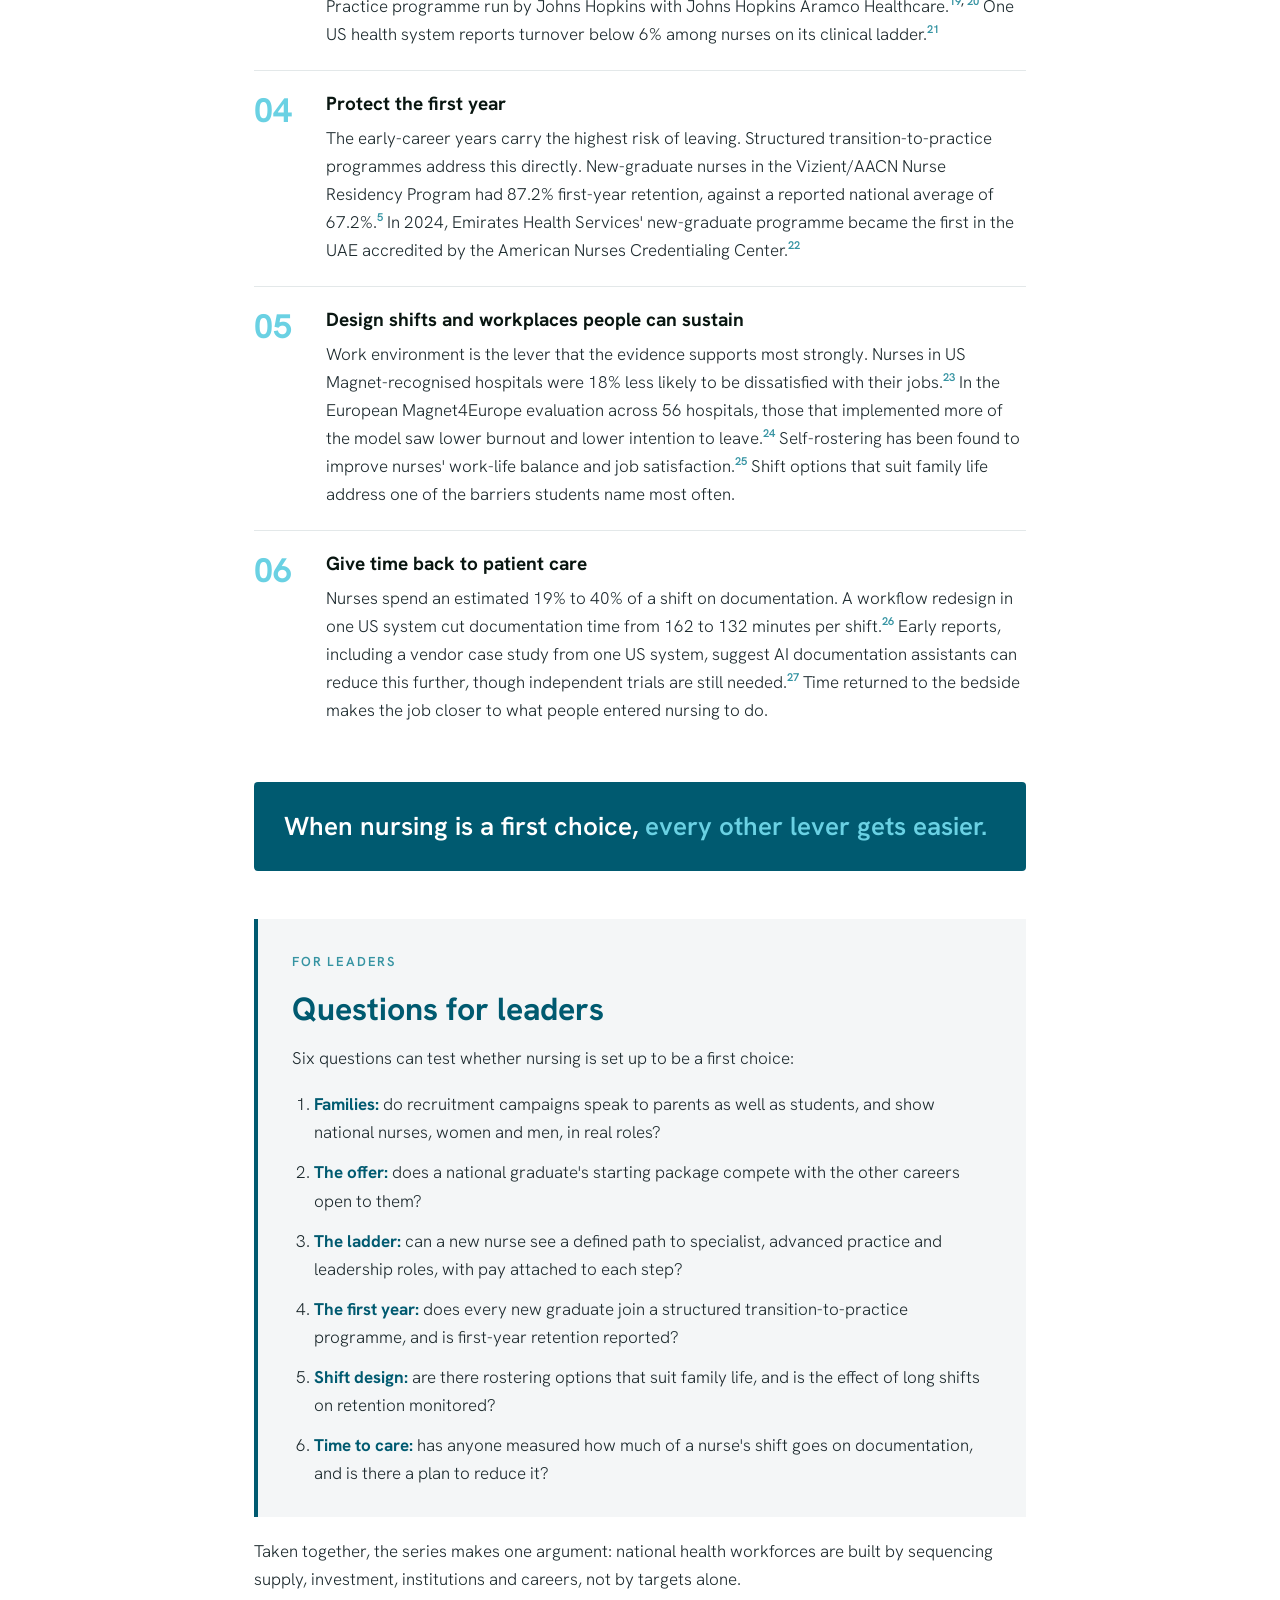
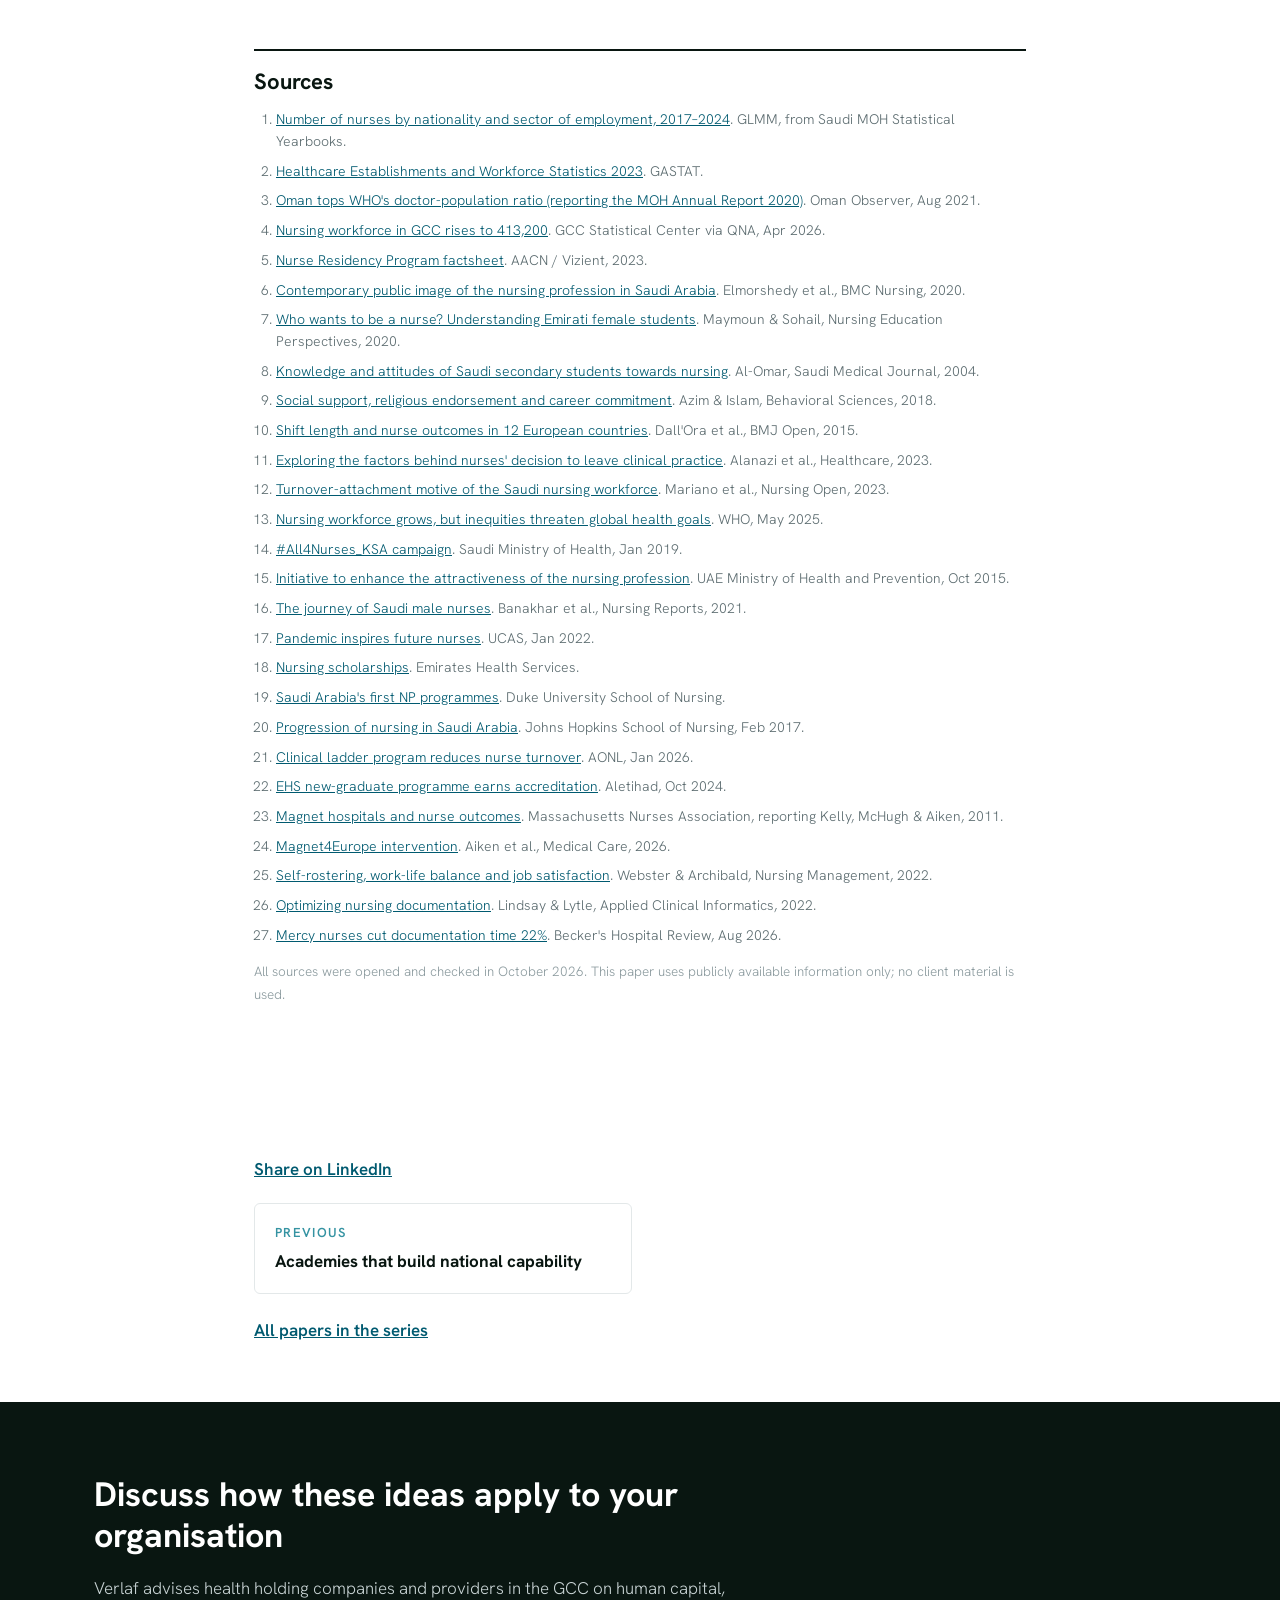
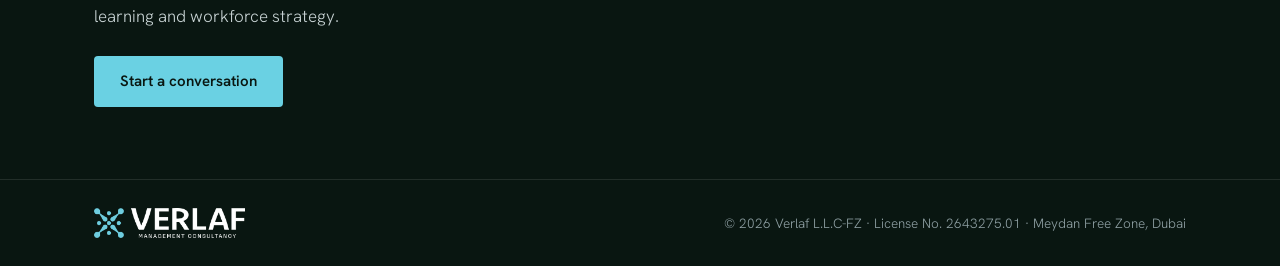
<file: insights/nursing-first-choice-career/index.html>
<!doctype html>
<html lang="en" dir="ltr">
<head>
<meta charset="utf-8">
<meta name="viewport" content="width=device-width, initial-scale=1">
<title>Making nursing a first-choice career for nationals | Verlaf</title>
<meta name="description" content="Six levers that turn a growing national nursing workforce into a career young people choose. The idea that nationals will not choose nursing is out of date.">
<link rel="canonical" href="https://verlaf.com/insights/nursing-first-choice-career/">
<link rel="alternate" hreflang="en" href="https://verlaf.com/insights/nursing-first-choice-career/">
<link rel="alternate" hreflang="ar" href="https://verlaf.com/ar/insights/nursing-first-choice-career/">
<meta property="og:title" content="Making nursing a first-choice career for nationals | Verlaf">
<meta property="og:description" content="Six levers that turn a growing national nursing workforce into a career young people choose. The idea that nationals will not choose nursing is out of date.">
<meta property="og:url" content="https://verlaf.com/insights/nursing-first-choice-career/">
<meta property="og:type" content="article">

<meta property="og:image" content="https://verlaf.com/assets/insights/og-nursing-first-choice-career-en.png">
<meta name="twitter:card" content="summary_large_image">
<link rel="icon" type="image/png" href="../../assets/favicon.png">
<link rel="apple-touch-icon" href="../../assets/apple-touch-icon.png">
<link rel="preconnect" href="https://fonts.googleapis.com">
<link rel="preconnect" href="https://fonts.gstatic.com" crossorigin>
<link href="https://fonts.googleapis.com/css2?family=Hanken+Grotesk:wght@300;400;600;700&family=IBM+Plex+Sans+Arabic:wght@600&display=swap" rel="stylesheet">
<link rel="stylesheet" href="../../assets/style.css">
<link rel="stylesheet" href="../../assets/insights.css">
</head>
<body class="insights-page">
<header>
  <div class="wrap nav">
    <a class="brand" href="../../" aria-label="Verlaf home"><img src="../../assets/logo-dark.png" alt="Verlaf Management Consultancy" width="520" height="103"></a>
    <div class="nav-right">
      <ul id="menu"><li><a href="../../#about">About Us</a></li><li><a href="../../#services">Services</a></li><li><a href="../../#approach">Approach</a></li><li><a href="../../insights/" aria-current="page">Insights</a></li><li><a href="../../#contact" class="cta">Contact Us</a></li></ul>
      <a class="lang" href="../../ar/insights/nursing-first-choice-career/" lang="ar" hreflang="ar">العربية</a>
      <button id="menu-btn" aria-label="Open menu" aria-expanded="false">&#9776;</button>
    </div>
  </div>
</header>
<main id="top">
  <section class="article-hero">
    <img class="emblem" src="../../assets/emblem-ice.png" alt="" aria-hidden="true">
    <div class="wrap">
      <p class="eyebrow"><a href="../">Building national health workforces</a> · Part <span dir="ltr">4 / 4</span></p>
      <h1>Making nursing a <strong>first-choice career</strong> for nationals</h1>
      <p class="sub">Six levers that turn a growing national nursing workforce into a career young people choose</p>
      <p class="byline">Hussein Al Ashmar · November 2026 · 4 min read</p>
      <div class="btns">
        <a class="btn btn-ice" href="../../assets/insights/Verlaf_Nursing_first_choice_career.pdf" download>Download PDF</a>
        <a class="btn btn-line" href="../../assets/insights/Verlaf_Nursing_first_choice_career_AR.pdf" download>Arabic PDF</a>
      </div>
    </div>
  </section>
  <article class="wrap article-body">
    <p class="eyebrow">Executive summary</p><p class="lead">The idea that nationals will not choose nursing is out of date. <strong>Saudi Arabia added nearly 40,000 Saudi nurses between 2017 and 2024, and about 40% of Saudi nurses are men.</strong><sup class="ref"><a href="#ref-1" aria-label="Source 1">1</a>, <a href="#ref-2" aria-label="Source 2">2</a></sup> Omanis rose from 12% of Ministry of Health nurses in 1990 to 66% in 2020.<sup class="ref"><a href="#ref-3" aria-label="Source 3">3</a></sup> Across the GCC, nationals&#x27; share of the nursing workforce rose to 30.3% in 2024, from 29.6% in 2023.<sup class="ref"><a href="#ref-4" aria-label="Source 4">4</a></sup></p><div class="stats"><div class="stat"><div class="v" dir="ltr">+59%</div><div class="l">growth in Saudi nurses, 2017 to 2024</div><div class="s">MOH yearbooks via GLMM <a href="#ref-1">[1]</a></div></div><div class="stat"><div class="v" dir="ltr">~40%</div><div class="l">of Saudi nurses are men (2023)</div><div class="s">GASTAT <a href="#ref-2">[2]</a></div></div><div class="stat"><div class="v" dir="ltr">66%</div><div class="l">of Oman MOH nurses were Omani in 2020, up from 12% in 1990</div><div class="s">Oman Observer <a href="#ref-3">[3]</a></div></div><div class="stat"><div class="v" dir="ltr">87.2%</div><div class="l">first-year retention after a nurse residency, against a reported 67.2% nationally</div><div class="s">AACN / Vizient <a href="#ref-5">[5]</a></div></div></div><figure class="exhibit"><figcaption><strong>Saudi nurses rose 59% in seven years</strong><span>Saudi nationals in the nursing workforce, all sectors, 2017–2024</span></figcaption><div class="svg-wrap"><svg role="img" aria-label="Saudi nurses rose 59% in seven years" viewBox="0 0 680 282" xmlns="http://www.w3.org/2000/svg"><line x1="44" x2="676" y1="250.0" y2="250.0" stroke="#e3e8e7" stroke-width="1"/><text x="38.0" y="254.0" font-size="10" font-family="inherit" font-weight="400" fill="#7b8784" text-anchor="end"  >0k</text><line x1="44" x2="676" y1="200.0" y2="200.0" stroke="#e3e8e7" stroke-width="1"/><text x="38.0" y="204.0" font-size="10" font-family="inherit" font-weight="400" fill="#7b8784" text-anchor="end"  >25k</text><line x1="44" x2="676" y1="150.0" y2="150.0" stroke="#e3e8e7" stroke-width="1"/><text x="38.0" y="154.0" font-size="10" font-family="inherit" font-weight="400" fill="#7b8784" text-anchor="end"  >50k</text><line x1="44" x2="676" y1="100.0" y2="100.0" stroke="#e3e8e7" stroke-width="1"/><text x="38.0" y="104.0" font-size="10" font-family="inherit" font-weight="400" fill="#7b8784" text-anchor="end"  >75k</text><line x1="44" x2="676" y1="50.0" y2="50.0" stroke="#e3e8e7" stroke-width="1"/><text x="38.0" y="54.0" font-size="10" font-family="inherit" font-weight="400" fill="#7b8784" text-anchor="end"  >100k</text><rect x="62" y="116.1" width="52" height="133.9" fill="#6AD1E3"/><text x="88" y="109.1" font-size="10.5" font-family="inherit" font-weight="400" text-anchor="middle" fill="#091611">66,954</text><text x="88" y="268" font-size="11" text-anchor="middle" fill="#5b6664" font-family="inherit" font-weight="400">2017</text><rect x="140" y="110.8" width="52" height="139.2" fill="#6AD1E3"/><text x="166" y="103.8" font-size="10.5" font-family="inherit" font-weight="400" text-anchor="middle" fill="#091611">69,584</text><text x="166" y="268" font-size="11" text-anchor="middle" fill="#5b6664" font-family="inherit" font-weight="400">2018</text><rect x="218" y="92.6" width="52" height="157.4" fill="#6AD1E3"/><text x="244" y="85.6" font-size="10.5" font-family="inherit" font-weight="400" text-anchor="middle" fill="#091611">78,712</text><text x="244" y="268" font-size="11" text-anchor="middle" fill="#5b6664" font-family="inherit" font-weight="400">2019</text><rect x="296" y="83.8" width="52" height="166.2" fill="#6AD1E3"/><text x="322" y="76.8" font-size="10.5" font-family="inherit" font-weight="400" text-anchor="middle" fill="#091611">83,090</text><text x="322" y="268" font-size="11" text-anchor="middle" fill="#5b6664" font-family="inherit" font-weight="400">2020</text><rect x="374" y="81.0" width="52" height="169.0" fill="#6AD1E3"/><text x="400" y="74.0" font-size="10.5" font-family="inherit" font-weight="400" text-anchor="middle" fill="#091611">84,480</text><text x="400" y="268" font-size="11" text-anchor="middle" fill="#5b6664" font-family="inherit" font-weight="400">2021</text><rect x="452" y="73.4" width="52" height="176.6" fill="#6AD1E3"/><text x="478" y="66.4" font-size="10.5" font-family="inherit" font-weight="400" text-anchor="middle" fill="#091611">88,280</text><text x="478" y="268" font-size="11" text-anchor="middle" fill="#5b6664" font-family="inherit" font-weight="400">2022</text><rect x="530" y="62.0" width="52" height="188.0" fill="#6AD1E3"/><text x="556" y="55.0" font-size="10.5" font-family="inherit" font-weight="400" text-anchor="middle" fill="#091611">94,021</text><text x="556" y="268" font-size="11" text-anchor="middle" fill="#5b6664" font-family="inherit" font-weight="400">2023</text><rect x="608" y="37.7" width="52" height="212.3" fill="#005A70"/><text x="634" y="30.7" font-size="12" font-family="inherit" font-weight="700" text-anchor="middle" fill="#005A70">106,145</text><text x="634" y="268" font-size="11" text-anchor="middle" fill="#005A70" font-family="inherit" font-weight="700">2024</text><line x1="44" x2="676" y1="250" y2="250" stroke="#9aa5a3" stroke-width="1"/></svg></div><p class="fig-src">Source: Saudi MOH Statistical Yearbooks 2017–2024, compiled by GLMM [1].</p></figure><p>The first three pieces in this series covered supply, investment and institutions. This one covers the last lever: the career itself. When nursing is a career that young nationals and their families choose first, every other part of a localisation programme becomes easier to deliver.</p><h2>What shapes the choice</h2><p>Research across the region points to four influences on whether young nationals choose nursing, and whether they stay.</p><p><strong>Knowledge and image.</strong> Negative views of nursing are linked to low awareness of what nurses actually do. In a 2020 survey of 502 Saudi adults, half scored below 50 out of 100 on knowledge of the profession. The authors linked the profession&#x27;s image to poor awareness and socio-cultural barriers, which suggests the image can be changed.<sup class="ref"><a href="#ref-6" aria-label="Source 6">6</a></sup> Among female Emirati high-school students, attitude was a strong predictor of intention to study nursing.<sup class="ref"><a href="#ref-7" aria-label="Source 7">7</a></sup></p><p><strong>Family.</strong> In an early Saudi study (2004), only 22.4% of secondary-school students felt their family encouraged nursing.<sup class="ref"><a href="#ref-8" aria-label="Source 8">8</a></sup> Later research found that support from family, friends and others was linked to stronger commitment to the career among Saudi nurses.<sup class="ref"><a href="#ref-9" aria-label="Source 9">9</a></sup></p><p><strong>Working patterns.</strong> Long hours (59.3%) and night shifts (56.2%) were among the barriers students cited most often.<sup class="ref"><a href="#ref-8" aria-label="Source 8">8</a></sup> International evidence confirms that they matter. In a study of 31,627 nurses in 12 countries, shifts of 12 hours or more were linked to higher burnout and a higher intention to leave.<sup class="ref"><a href="#ref-10" aria-label="Source 10">10</a></sup></p><p><strong>Satisfaction once in post.</strong> Among nurses in Saudi public hospitals, most of them expatriates, job satisfaction was strongly linked to a lower intention to leave, and income and incentives shaped that satisfaction.<sup class="ref"><a href="#ref-11" aria-label="Source 11">11</a></sup> Intention to leave is higher among younger nurses,<sup class="ref"><a href="#ref-12" aria-label="Source 12">12</a></sup> so the early-career years matter most.</p><p>The global context raises the stakes. The world has 29.8 million nurses, and one in seven is foreign-born; in high-income countries the figure is 23%.<sup class="ref"><a href="#ref-13" aria-label="Source 13">13</a></sup> Every system is competing for the same people, so making the career attractive at home is the most sustainable source of supply.</p><h2>Six levers that make nursing a first choice</h2><section class="lesson"><div class="n" dir="ltr">01</div><div><h3>Win families, not only students</h3><p>Campaigns work best when they reach parents as well as students. Saudi Arabia&#x27;s #All4Nurses_KSA campaign, launched in 2019 under the National Transformation Program, targeted the public, school and university students, and parents.<sup class="ref"><a href="#ref-14" aria-label="Source 14">14</a></sup> The UAE&#x27;s 2015 national initiative to attract citizens to nursing combined a family-awareness programme, a &quot;Little Nurse&quot; programme for schoolchildren, nursing in secondary-school career guidance, and the Salma Award named after the first Emirati nurse.<sup class="ref"><a href="#ref-15" aria-label="Source 15">15</a></sup></p></div></section><section class="lesson"><div class="n" dir="ltr">02</div><div><h3>Make national role models visible, including men</h3><p>About 40% of Saudi nurses are men,<sup class="ref"><a href="#ref-2" aria-label="Source 2">2</a></sup> and research with Saudi male nursing interns found that role models shaped their choice. The authors highlight social media as a way to show the importance of Saudi male nurses.<sup class="ref"><a href="#ref-16" aria-label="Source 16">16</a></sup> In England, the national &quot;We are the NHS&quot; campaign was credited as one factor in a 38% rise in 18-year-old nursing applicants.<sup class="ref"><a href="#ref-17" aria-label="Source 17">17</a></sup></p></div></section><section class="lesson"><div class="n" dir="ltr">03</div><div><h3>Pay that competes, and a ladder that shows where the career goes</h3><p>Young nationals compare nursing with other options, so the offer has to compete from the first day. Emirates Health Services funds full tuition for Emirati nursing students, pays AED 25,000 a semester to those with a GPA of 3.0 or above, and recruits its graduates on completion.<sup class="ref"><a href="#ref-18" aria-label="Source 18">18</a></sup> The ceiling matters as much as the entry point. Saudi Arabia has introduced nurse practitioner programmes, developed with Duke University, and a Doctor of Nursing Practice programme run by Johns Hopkins with Johns Hopkins Aramco Healthcare.<sup class="ref"><a href="#ref-19" aria-label="Source 19">19</a>, <a href="#ref-20" aria-label="Source 20">20</a></sup> One US health system reports turnover below 6% among nurses on its clinical ladder.<sup class="ref"><a href="#ref-21" aria-label="Source 21">21</a></sup></p></div></section><section class="lesson"><div class="n" dir="ltr">04</div><div><h3>Protect the first year</h3><p>The early-career years carry the highest risk of leaving. Structured transition-to-practice programmes address this directly. New-graduate nurses in the Vizient/AACN Nurse Residency Program had 87.2% first-year retention, against a reported national average of 67.2%.<sup class="ref"><a href="#ref-5" aria-label="Source 5">5</a></sup> In 2024, Emirates Health Services&#x27; new-graduate programme became the first in the UAE accredited by the American Nurses Credentialing Center.<sup class="ref"><a href="#ref-22" aria-label="Source 22">22</a></sup></p></div></section><section class="lesson"><div class="n" dir="ltr">05</div><div><h3>Design shifts and workplaces people can sustain</h3><p>Work environment is the lever that the evidence supports most strongly. Nurses in US Magnet-recognised hospitals were 18% less likely to be dissatisfied with their jobs.<sup class="ref"><a href="#ref-23" aria-label="Source 23">23</a></sup> In the European Magnet4Europe evaluation across 56 hospitals, those that implemented more of the model saw lower burnout and lower intention to leave.<sup class="ref"><a href="#ref-24" aria-label="Source 24">24</a></sup> Self-rostering has been found to improve nurses&#x27; work-life balance and job satisfaction.<sup class="ref"><a href="#ref-25" aria-label="Source 25">25</a></sup> Shift options that suit family life address one of the barriers students name most often.</p></div></section><section class="lesson"><div class="n" dir="ltr">06</div><div><h3>Give time back to patient care</h3><p>Nurses spend an estimated 19% to 40% of a shift on documentation. A workflow redesign in one US system cut documentation time from 162 to 132 minutes per shift.<sup class="ref"><a href="#ref-26" aria-label="Source 26">26</a></sup> Early reports, including a vendor case study from one US system, suggest AI documentation assistants can reduce this further, though independent trials are still needed.<sup class="ref"><a href="#ref-27" aria-label="Source 27">27</a></sup> Time returned to the bedside makes the job closer to what people entered nursing to do.</p></div></section><blockquote class="pull">When nursing is a first choice, <span>every other lever gets easier.</span></blockquote><section class="questions"><p class="eyebrow">For leaders</p><h2>Questions for leaders</h2><p>Six questions can test whether nursing is set up to be a first choice:</p><ol><li><strong>Families:</strong> do recruitment campaigns speak to parents as well as students, and show national nurses, women and men, in real roles?</li><li><strong>The offer:</strong> does a national graduate&#x27;s starting package compete with the other careers open to them?</li><li><strong>The ladder:</strong> can a new nurse see a defined path to specialist, advanced practice and leadership roles, with pay attached to each step?</li><li><strong>The first year:</strong> does every new graduate join a structured transition-to-practice programme, and is first-year retention reported?</li><li><strong>Shift design:</strong> are there rostering options that suit family life, and is the effect of long shifts on retention monitored?</li><li><strong>Time to care:</strong> has anyone measured how much of a nurse&#x27;s shift goes on documentation, and is there a plan to reduce it?</li></ol></section><p>Taken together, the series makes one argument: national health workforces are built by sequencing supply, investment, institutions and careers, not by targets alone.</p>
    <section class="sources" aria-labelledby="src-h">
      <h2 id="src-h">Sources</h2>
      <ol dir="ltr" lang="en"><li id="ref-1"><a href="https://gulfmigration.grc.net/saudi-arabia-number-of-nurses-by-nationality-saudi-non-saudi-and-sector-of-employment-2017-2024/" rel="noopener" target="_blank">Number of nurses by nationality and sector of employment, 2017–2024</a>. GLMM, from Saudi MOH Statistical Yearbooks.</li><li id="ref-2"><a href="https://www.stats.gov.sa/documents/d/guest/healthcare-establishments-and-workforce-statistics-2023en-pdf" rel="noopener" target="_blank">Healthcare Establishments and Workforce Statistics 2023</a>. GASTAT.</li><li id="ref-3"><a href="https://www.omanobserver.om/ampArticle/1105770" rel="noopener" target="_blank">Oman tops WHO&#x27;s doctor-population ratio (reporting the MOH Annual Report 2020)</a>. Oman Observer, Aug 2021.</li><li id="ref-4"><a href="https://qna.org.qa/en/News-Area/News/2026-4/25/gcc-statistical-center-nursing-workforce-in-gcc-rises-to-413200" rel="noopener" target="_blank">Nursing workforce in GCC rises to 413,200</a>. GCC Statistical Center via QNA, Apr 2026.</li><li id="ref-5"><a href="https://www.aacnnursing.org/Portals/0/PDFs/NRP/Nurse-Residency-Program.pdf" rel="noopener" target="_blank">Nurse Residency Program factsheet</a>. AACN / Vizient, 2023.</li><li id="ref-6"><a href="https://doaj.org/article/d42ef4b8cb3847f492172903488b400a" rel="noopener" target="_blank">Contemporary public image of the nursing profession in Saudi Arabia</a>. Elmorshedy et al., BMC Nursing, 2020.</li><li id="ref-7"><a href="https://pure.kfupm.edu.sa/en/publications/who-wants-to-be-a-nurse-understanding-emirati-female-students-kno/" rel="noopener" target="_blank">Who wants to be a nurse? Understanding Emirati female students</a>. Maymoun &amp; Sohail, Nursing Education Perspectives, 2020.</li><li id="ref-8"><a href="https://smj.org.sa/content/25/2/150.full.pdf" rel="noopener" target="_blank">Knowledge and attitudes of Saudi secondary students towards nursing</a>. Al-Omar, Saudi Medical Journal, 2004.</li><li id="ref-9"><a href="https://pmc.ncbi.nlm.nih.gov/articles/PMC5791026" rel="noopener" target="_blank">Social support, religious endorsement and career commitment</a>. Azim &amp; Islam, Behavioral Sciences, 2018.</li><li id="ref-10"><a href="https://bmjopen.bmj.com/content/5/9/e008331" rel="noopener" target="_blank">Shift length and nurse outcomes in 12 European countries</a>. Dall&#x27;Ora et al., BMJ Open, 2015.</li><li id="ref-11"><a href="https://www.mdpi.com/2227-9032/11/24/3104" rel="noopener" target="_blank">Exploring the factors behind nurses&#x27; decision to leave clinical practice</a>. Alanazi et al., Healthcare, 2023.</li><li id="ref-12"><a href="https://doaj.org/article/0e79a8ed5e904c6ea7981a9d5f9fa6a8" rel="noopener" target="_blank">Turnover-attachment motive of the Saudi nursing workforce</a>. Mariano et al., Nursing Open, 2023.</li><li id="ref-13"><a href="https://www.who.int/news/item/11-05-2025-nursing-workforce-grows--but-inequities-threaten-global-health-goals" rel="noopener" target="_blank">Nursing workforce grows, but inequities threaten global health goals</a>. WHO, May 2025.</li><li id="ref-14"><a href="https://www.moh.gov.sa/en/ministry/mediacenter/news/pages/news-2019-01-09-001.aspx" rel="noopener" target="_blank">#All4Nurses_KSA campaign</a>. Saudi Ministry of Health, Jan 2019.</li><li id="ref-15"><a href="https://mohap.gov.ae/en/w/uae-ministry-of-health-launches-initiative-to-help-enhance-the-attractiveness-of-the-nursing-profession-1" rel="noopener" target="_blank">Initiative to enhance the attractiveness of the nursing profession</a>. UAE Ministry of Health and Prevention, Oct 2015.</li><li id="ref-16"><a href="https://doaj.org/article/25c9811cd25148d6bb29e00206c94374" rel="noopener" target="_blank">The journey of Saudi male nurses</a>. Banakhar et al., Nursing Reports, 2021.</li><li id="ref-17"><a href="https://www.ucas.com/corporate/news-and-key-documents/news/pandemic-inspires-future-nurses-welcome-increase-school-and-college-leavers-looking-enter-profession" rel="noopener" target="_blank">Pandemic inspires future nurses</a>. UCAS, Jan 2022.</li><li id="ref-18"><a href="https://ehs.gov.ae/en/about-us/nursingmidwifery/nursing-scholarships" rel="noopener" target="_blank">Nursing scholarships</a>. Emirates Health Services.</li><li id="ref-19"><a href="https://nursing.duke.edu/news/smallheer-participates-launching-saudi-arabia%E2%80%99s-first-np-programs" rel="noopener" target="_blank">Saudi Arabia&#x27;s first NP programmes</a>. Duke University School of Nursing.</li><li id="ref-20"><a href="https://nursing.jhu.edu/newsroom/news/collaboration-and-lifelong-learning-accelerate-the-progression-of-nursing-in-saudi-arabia/" rel="noopener" target="_blank">Progression of nursing in Saudi Arabia</a>. Johns Hopkins School of Nursing, Feb 2017.</li><li id="ref-21"><a href="https://www.aonl.org/news/AdventHealth-clinical-ladder-program-reduces-nurse-turnover" rel="noopener" target="_blank">Clinical ladder program reduces nurse turnover</a>. AONL, Jan 2026.</li><li id="ref-22"><a href="https://en.aletihad.ae/news/uae/4519263/emirates-health-services-programme-for-new-graduates-earns-a" rel="noopener" target="_blank">EHS new-graduate programme earns accreditation</a>. Aletihad, Oct 2024.</li><li id="ref-23"><a href="https://massnurses.org/?p=14180" rel="noopener" target="_blank">Magnet hospitals and nurse outcomes</a>. Massachusetts Nurses Association, reporting Kelly, McHugh &amp; Aiken, 2011.</li><li id="ref-24"><a href="https://openaccess.city.ac.uk/id/eprint/36663/" rel="noopener" target="_blank">Magnet4Europe intervention</a>. Aiken et al., Medical Care, 2026.</li><li id="ref-25"><a href="https://discovery.dundee.ac.uk/en/publications/self-rostering-work-life-balance-and-job-satisfaction-in-uk-nursi/" rel="noopener" target="_blank">Self-rostering, work-life balance and job satisfaction</a>. Webster &amp; Archibald, Nursing Management, 2022.</li><li id="ref-26"><a href="https://thieme-connect.com/products/ejournals/pdf/10.1055/a-1868-6431.pdf" rel="noopener" target="_blank">Optimizing nursing documentation</a>. Lindsay &amp; Lytle, Applied Clinical Informatics, 2022.</li><li id="ref-27"><a href="https://www.beckershospitalreview.com/digital-health/mercy-nurses-cut-documentation-time-22-with-microsoft-ai/" rel="noopener" target="_blank">Mercy nurses cut documentation time 22%</a>. Becker&#x27;s Hospital Review, Aug 2026.</li></ol>
      <p class="note">All sources were opened and checked in October 2026. This paper uses publicly available information only; no client material is used.</p>
    </section>
    <p class="share"><a href="https://www.linkedin.com/sharing/share-offsite/?url=https%3A%2F%2Fverlaf.com%2Finsights%2Fnursing-first-choice-career%2F" target="_blank" rel="noopener">Share on LinkedIn</a></p>
    <nav class="series-nav" aria-label="All papers in the series"><a class="sn prev" href="../academies-national-capability/"><span>Previous</span><strong>Academies that build national capability</strong></a></nav>
    <p class="all"><a href="../">All papers in the series</a></p>
  </article>
  <section class="article-cta">
    <div class="wrap">
      <h2>Discuss how these ideas apply to your organisation</h2>
      <p>Verlaf advises health holding companies and providers in the GCC on human capital, learning and workforce strategy.</p>
      <a class="btn btn-ice" href="mailto:hussein.alashmar@verlaf.com?subject=Building%20national%20health%20workforces">Start a conversation</a>
    </div>
  </section>
</main>
<script type="application/ld+json">{"@context": "https://schema.org", "@type": "Article", "headline": "Making nursing a first-choice career for nationals", "inLanguage": "en", "author": {"@type": "Person", "name": "Hussein Al Ashmar"}, "publisher": {"@type": "Organization", "name": "Verlaf", "url": "https://verlaf.com"}, "isPartOf": {"@type": "CreativeWorkSeries", "name": "Building national health workforces"}, "url": "https://verlaf.com/insights/nursing-first-choice-career/", "image": "https://verlaf.com/assets/insights/og-nursing-first-choice-career-en.png"}</script>
<footer>
  <div class="wrap">
    <img src="../../assets/logo-light.png" alt="Verlaf" width="520" height="103">
    <span>© <span id="yr">2026</span> Verlaf L.L.C-FZ · License No. 2643275.01 · Meydan Free Zone, Dubai</span>
  </div>
</footer>
<script src="../../assets/site.js"></script>
<script src="../../assets/insights.js"></script>
</body>
</html>
</file>
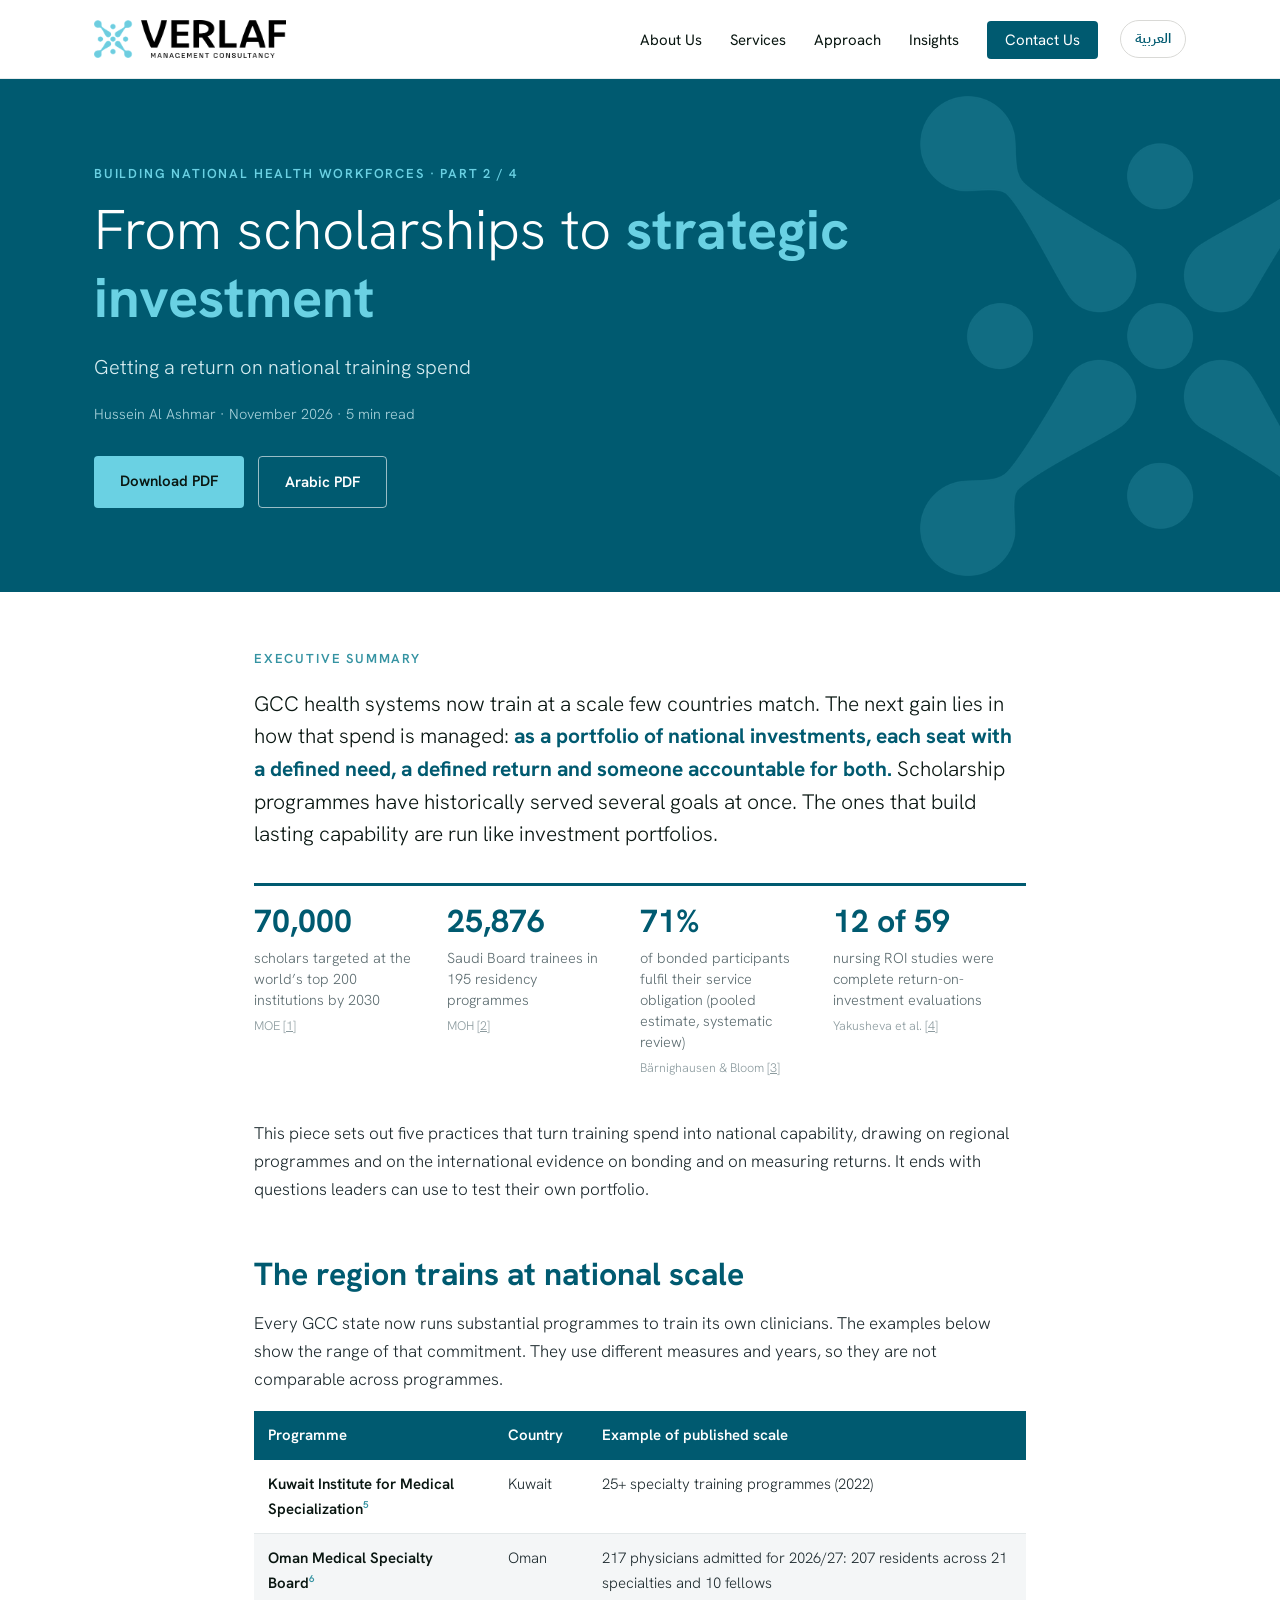
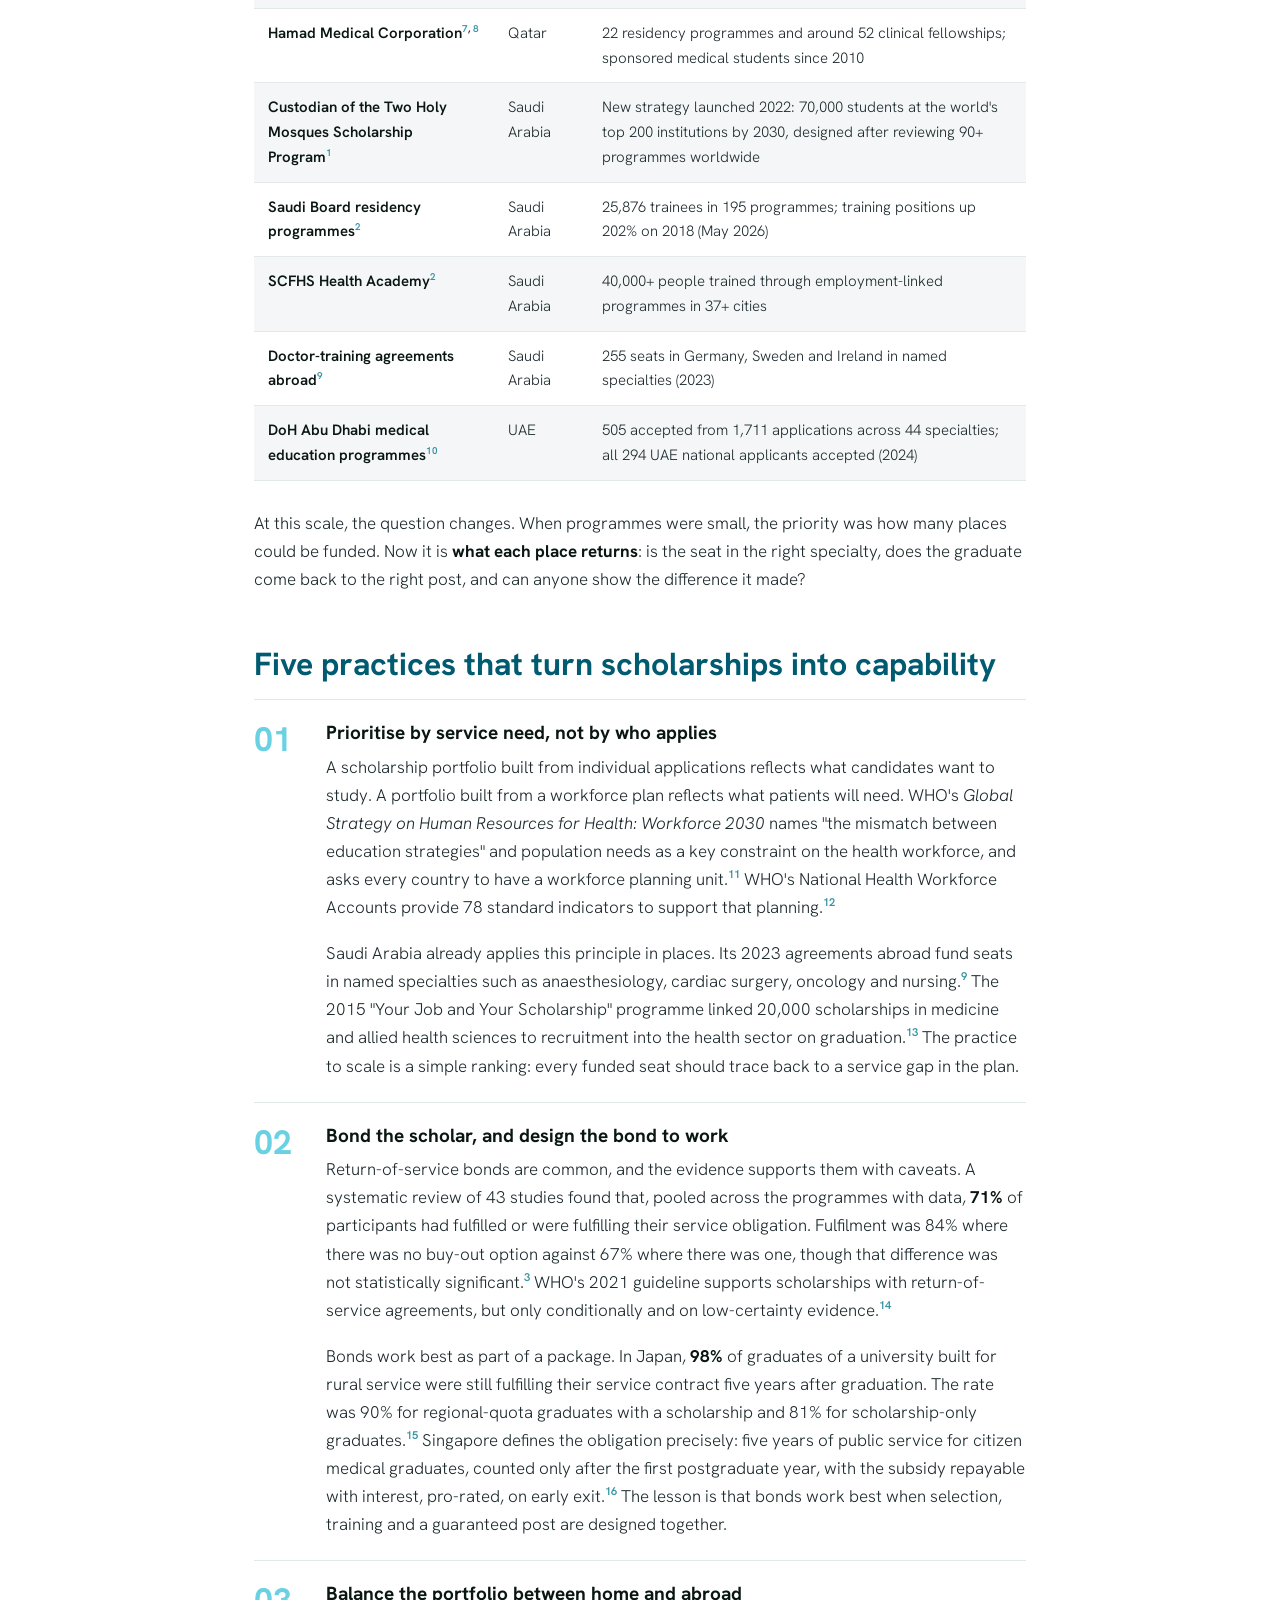
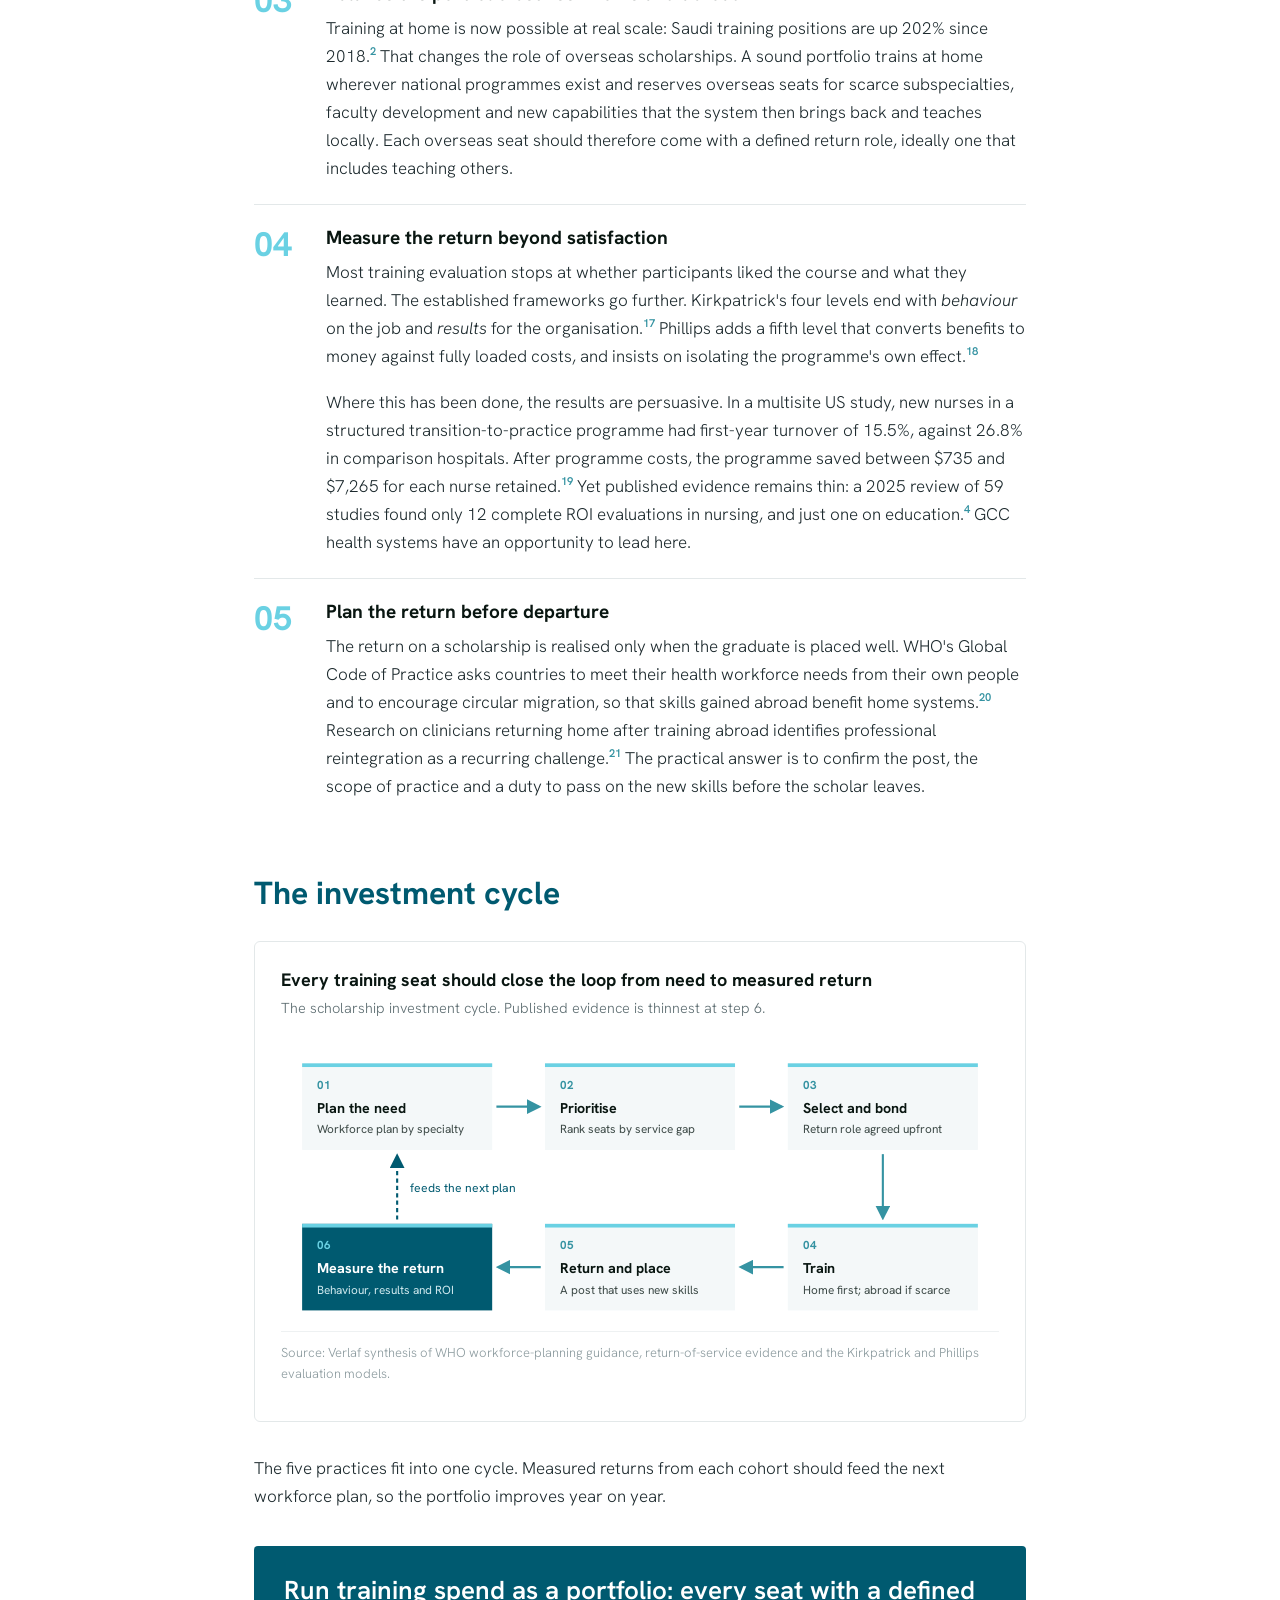
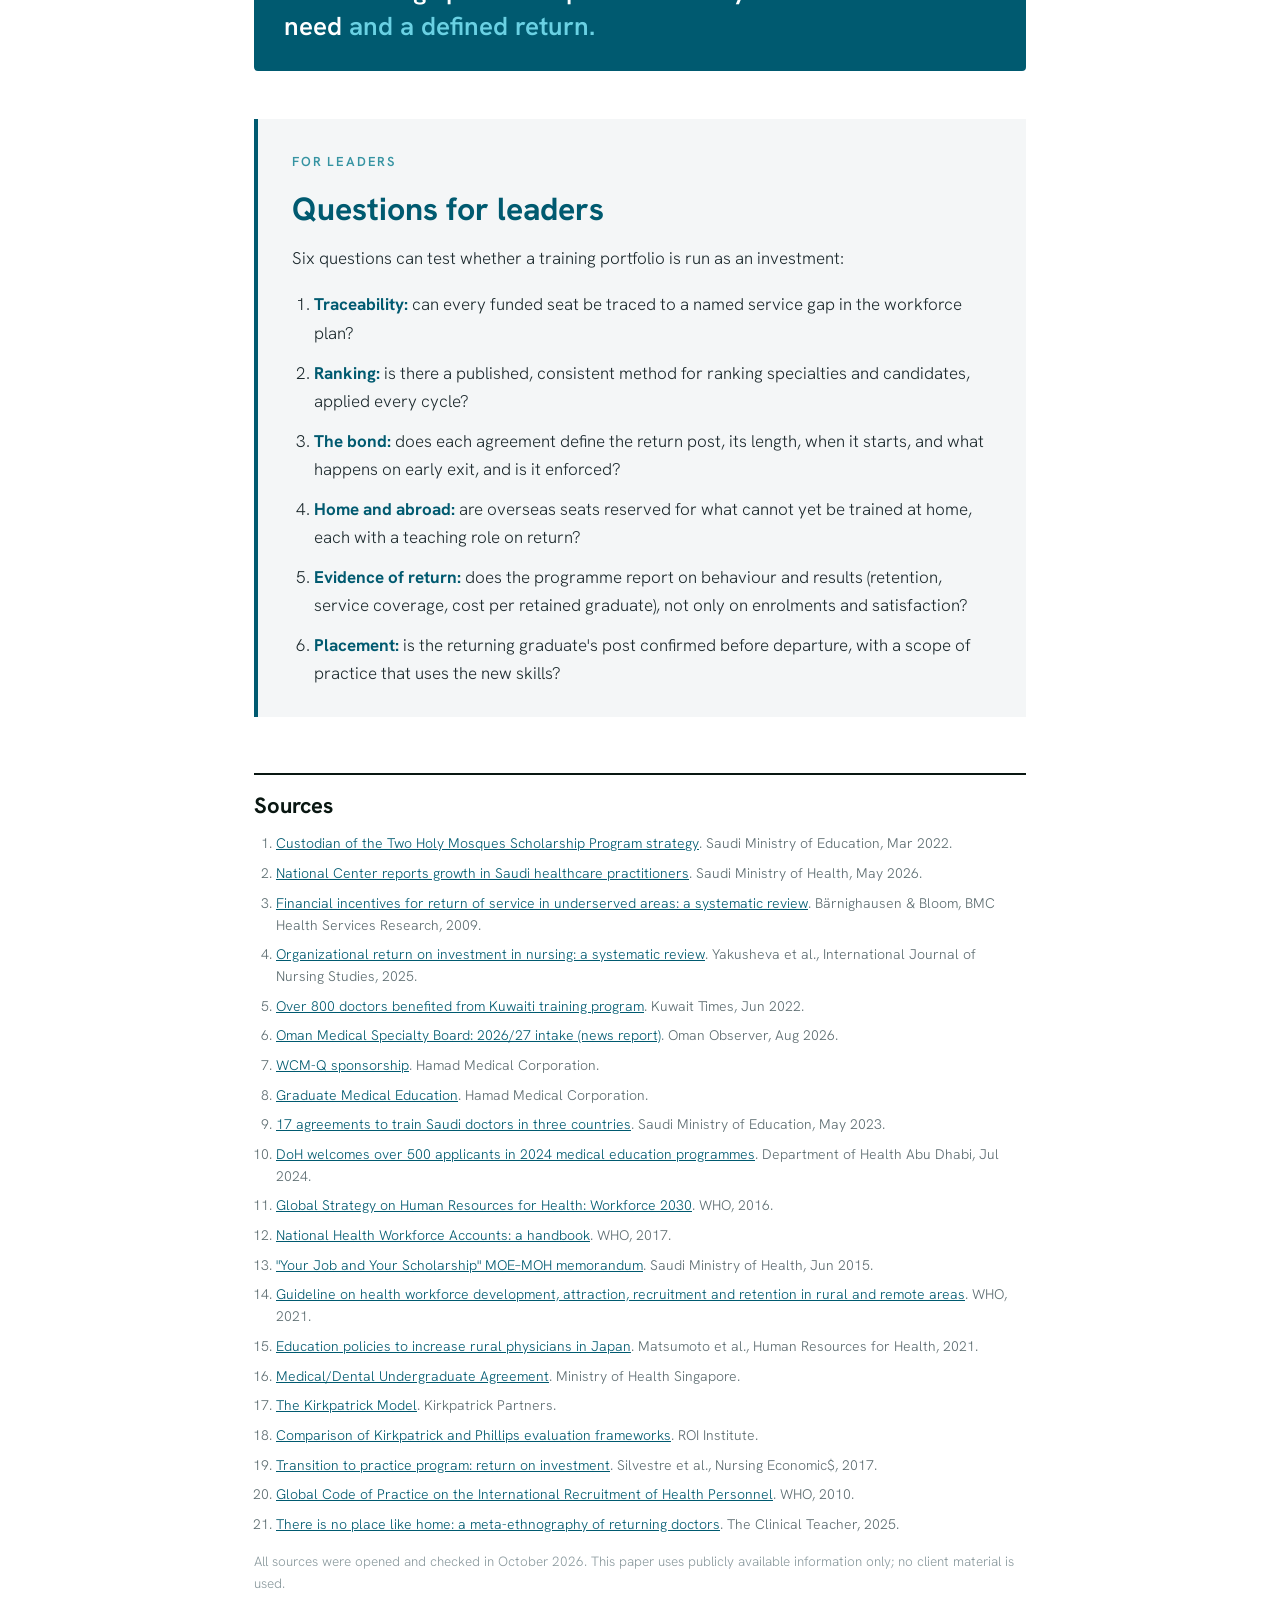
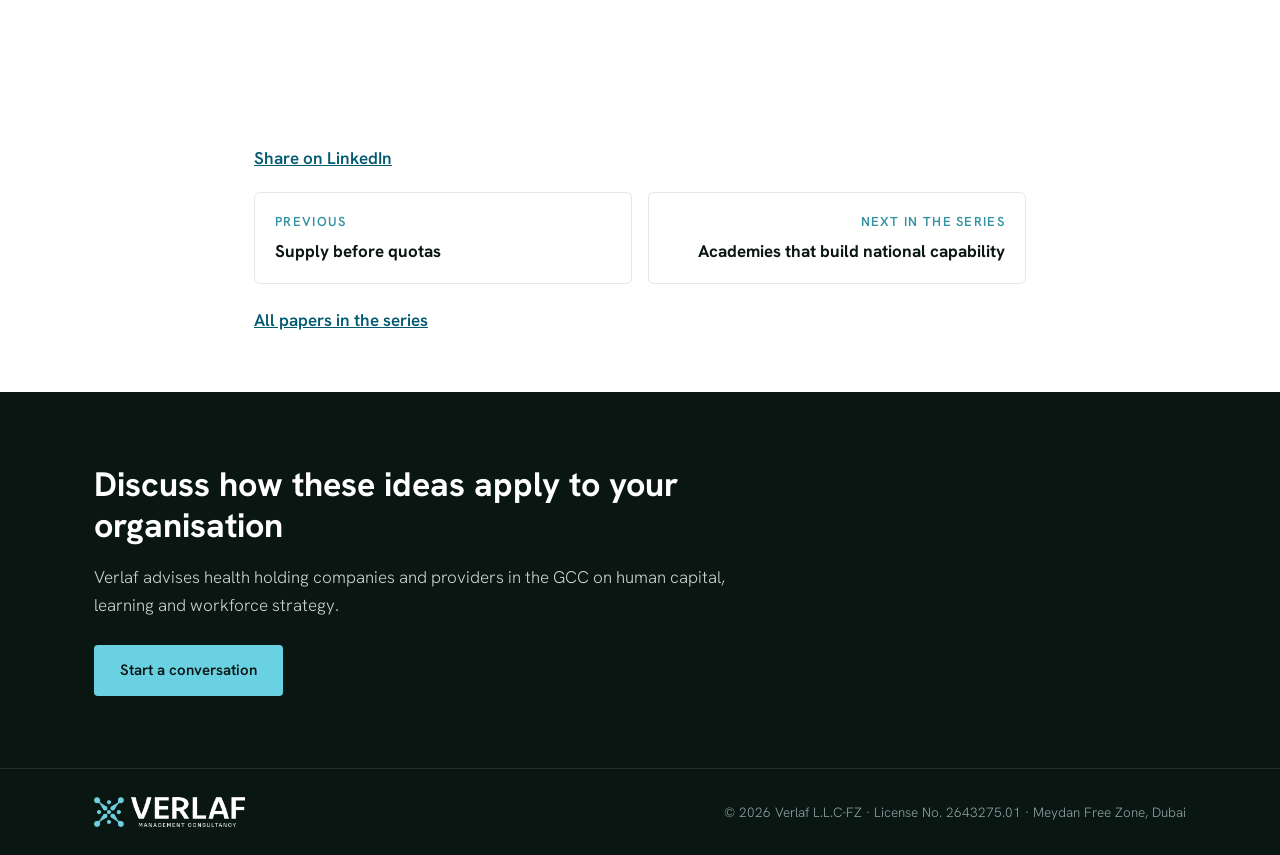
<file: insights/scholarships-to-strategic-investment/index.html>
<!doctype html>
<html lang="en" dir="ltr">
<head>
<meta charset="utf-8">
<meta name="viewport" content="width=device-width, initial-scale=1">
<title>From scholarships to strategic investment: getting a return on national training spend | Verlaf</title>
<meta name="description" content="Getting a return on national training spend. GCC health systems now train at a scale few countries match.">
<link rel="canonical" href="https://verlaf.com/insights/scholarships-to-strategic-investment/">
<link rel="alternate" hreflang="en" href="https://verlaf.com/insights/scholarships-to-strategic-investment/">
<link rel="alternate" hreflang="ar" href="https://verlaf.com/ar/insights/scholarships-to-strategic-investment/">
<meta property="og:title" content="From scholarships to strategic investment: getting a return on national training spend | Verlaf">
<meta property="og:description" content="Getting a return on national training spend. GCC health systems now train at a scale few countries match.">
<meta property="og:url" content="https://verlaf.com/insights/scholarships-to-strategic-investment/">
<meta property="og:type" content="article">

<meta property="og:image" content="https://verlaf.com/assets/insights/og-scholarships-to-strategic-investment-en.png">
<meta name="twitter:card" content="summary_large_image">
<link rel="icon" type="image/png" href="../../assets/favicon.png">
<link rel="apple-touch-icon" href="../../assets/apple-touch-icon.png">
<link rel="preconnect" href="https://fonts.googleapis.com">
<link rel="preconnect" href="https://fonts.gstatic.com" crossorigin>
<link href="https://fonts.googleapis.com/css2?family=Hanken+Grotesk:wght@300;400;600;700&family=IBM+Plex+Sans+Arabic:wght@600&display=swap" rel="stylesheet">
<link rel="stylesheet" href="../../assets/style.css">
<link rel="stylesheet" href="../../assets/insights.css">
</head>
<body class="insights-page">
<header>
  <div class="wrap nav">
    <a class="brand" href="../../" aria-label="Verlaf home"><img src="../../assets/logo-dark.png" alt="Verlaf Management Consultancy" width="520" height="103"></a>
    <div class="nav-right">
      <ul id="menu"><li><a href="../../#about">About Us</a></li><li><a href="../../#services">Services</a></li><li><a href="../../#approach">Approach</a></li><li><a href="../../insights/" aria-current="page">Insights</a></li><li><a href="../../#contact" class="cta">Contact Us</a></li></ul>
      <a class="lang" href="../../ar/insights/scholarships-to-strategic-investment/" lang="ar" hreflang="ar">العربية</a>
      <button id="menu-btn" aria-label="Open menu" aria-expanded="false">&#9776;</button>
    </div>
  </div>
</header>
<main id="top">
  <section class="article-hero">
    <img class="emblem" src="../../assets/emblem-ice.png" alt="" aria-hidden="true">
    <div class="wrap">
      <p class="eyebrow"><a href="../">Building national health workforces</a> · Part <span dir="ltr">2 / 4</span></p>
      <h1>From scholarships to <strong>strategic investment</strong></h1>
      <p class="sub">Getting a return on national training spend</p>
      <p class="byline">Hussein Al Ashmar · November 2026 · 5 min read</p>
      <div class="btns">
        <a class="btn btn-ice" href="../../assets/insights/Verlaf_Scholarships_to_strategic_investment.pdf" download>Download PDF</a>
        <a class="btn btn-line" href="../../assets/insights/Verlaf_Scholarships_to_strategic_investment_AR.pdf" download>Arabic PDF</a>
      </div>
    </div>
  </section>
  <article class="wrap article-body">
    <p class="eyebrow">Executive summary</p><p class="lead">GCC health systems now train at a scale few countries match. The next gain lies in how that spend is managed: <strong>as a portfolio of national investments, each seat with a defined need, a defined return and someone accountable for both.</strong> Scholarship programmes have historically served several goals at once. The ones that build lasting capability are run like investment portfolios.</p><div class="stats"><div class="stat"><div class="v" dir="ltr">70,000</div><div class="l">scholars targeted at the world’s top 200 institutions by 2030</div><div class="s">MOE <a href="#ref-1">[1]</a></div></div><div class="stat"><div class="v" dir="ltr">25,876</div><div class="l">Saudi Board trainees in 195 residency programmes</div><div class="s">MOH <a href="#ref-2">[2]</a></div></div><div class="stat"><div class="v" dir="ltr">71%</div><div class="l">of bonded participants fulfil their service obligation (pooled estimate, systematic review)</div><div class="s">Bärnighausen &amp; Bloom <a href="#ref-3">[3]</a></div></div><div class="stat"><div class="v" dir="ltr">12 of 59</div><div class="l">nursing ROI studies were complete return-on-investment evaluations</div><div class="s">Yakusheva et al. <a href="#ref-4">[4]</a></div></div></div><p>This piece sets out five practices that turn training spend into national capability, drawing on regional programmes and on the international evidence on bonding and on measuring returns. It ends with questions leaders can use to test their own portfolio.</p><h2>The region trains at national scale</h2><p>Every GCC state now runs substantial programmes to train its own clinicians. The examples below show the range of that commitment. They use different measures and years, so they are not comparable across programmes.</p><div class="table-wrap"><table><thead><tr><th scope="col">Programme</th><th scope="col">Country</th><th scope="col">Example of published scale</th></tr></thead><tbody><tr><td>Kuwait Institute for Medical Specialization<sup class="ref"><a href="#ref-5" aria-label="Source 5">5</a></sup></td><td>Kuwait</td><td>25+ specialty training programmes (2022)</td></tr><tr><td>Oman Medical Specialty Board<sup class="ref"><a href="#ref-6" aria-label="Source 6">6</a></sup></td><td>Oman</td><td>217 physicians admitted for 2026/27: 207 residents across 21 specialties and 10 fellows</td></tr><tr><td>Hamad Medical Corporation<sup class="ref"><a href="#ref-7" aria-label="Source 7">7</a>, <a href="#ref-8" aria-label="Source 8">8</a></sup></td><td>Qatar</td><td>22 residency programmes and around 52 clinical fellowships; sponsored medical students since 2010</td></tr><tr><td>Custodian of the Two Holy Mosques Scholarship Program<sup class="ref"><a href="#ref-1" aria-label="Source 1">1</a></sup></td><td>Saudi Arabia</td><td>New strategy launched 2022: 70,000 students at the world&#x27;s top 200 institutions by 2030, designed after reviewing 90+ programmes worldwide</td></tr><tr><td>Saudi Board residency programmes<sup class="ref"><a href="#ref-2" aria-label="Source 2">2</a></sup></td><td>Saudi Arabia</td><td>25,876 trainees in 195 programmes; training positions up 202% on 2018 (May 2026)</td></tr><tr><td>SCFHS Health Academy<sup class="ref"><a href="#ref-2" aria-label="Source 2">2</a></sup></td><td>Saudi Arabia</td><td>40,000+ people trained through employment-linked programmes in 37+ cities</td></tr><tr><td>Doctor-training agreements abroad<sup class="ref"><a href="#ref-9" aria-label="Source 9">9</a></sup></td><td>Saudi Arabia</td><td>255 seats in Germany, Sweden and Ireland in named specialties (2023)</td></tr><tr><td>DoH Abu Dhabi medical education programmes<sup class="ref"><a href="#ref-10" aria-label="Source 10">10</a></sup></td><td>UAE</td><td>505 accepted from 1,711 applications across 44 specialties; all 294 UAE national applicants accepted (2024)</td></tr></tbody></table></div><p>At this scale, the question changes. When programmes were small, the priority was how many places could be funded. Now it is <strong>what each place returns</strong>: is the seat in the right specialty, does the graduate come back to the right post, and can anyone show the difference it made?</p><h2>Five practices that turn scholarships into capability</h2><section class="lesson"><div class="n" dir="ltr">01</div><div><h3>Prioritise by service need, not by who applies</h3><p>A scholarship portfolio built from individual applications reflects what candidates want to study. A portfolio built from a workforce plan reflects what patients will need. WHO&#x27;s <em>Global Strategy on Human Resources for Health: Workforce 2030</em> names &quot;the mismatch between education strategies&quot; and population needs as a key constraint on the health workforce, and asks every country to have a workforce planning unit.<sup class="ref"><a href="#ref-11" aria-label="Source 11">11</a></sup> WHO&#x27;s National Health Workforce Accounts provide 78 standard indicators to support that planning.<sup class="ref"><a href="#ref-12" aria-label="Source 12">12</a></sup></p><p>Saudi Arabia already applies this principle in places. Its 2023 agreements abroad fund seats in named specialties such as anaesthesiology, cardiac surgery, oncology and nursing.<sup class="ref"><a href="#ref-9" aria-label="Source 9">9</a></sup> The 2015 &quot;Your Job and Your Scholarship&quot; programme linked 20,000 scholarships in medicine and allied health sciences to recruitment into the health sector on graduation.<sup class="ref"><a href="#ref-13" aria-label="Source 13">13</a></sup> The practice to scale is a simple ranking: every funded seat should trace back to a service gap in the plan.</p></div></section><section class="lesson"><div class="n" dir="ltr">02</div><div><h3>Bond the scholar, and design the bond to work</h3><p>Return-of-service bonds are common, and the evidence supports them with caveats. A systematic review of 43 studies found that, pooled across the programmes with data, <strong>71%</strong> of participants had fulfilled or were fulfilling their service obligation. Fulfilment was 84% where there was no buy-out option against 67% where there was one, though that difference was not statistically significant.<sup class="ref"><a href="#ref-3" aria-label="Source 3">3</a></sup> WHO&#x27;s 2021 guideline supports scholarships with return-of-service agreements, but only conditionally and on low-certainty evidence.<sup class="ref"><a href="#ref-14" aria-label="Source 14">14</a></sup></p><p>Bonds work best as part of a package. In Japan, <strong>98%</strong> of graduates of a university built for rural service were still fulfilling their service contract five years after graduation. The rate was 90% for regional-quota graduates with a scholarship and 81% for scholarship-only graduates.<sup class="ref"><a href="#ref-15" aria-label="Source 15">15</a></sup> Singapore defines the obligation precisely: five years of public service for citizen medical graduates, counted only after the first postgraduate year, with the subsidy repayable with interest, pro-rated, on early exit.<sup class="ref"><a href="#ref-16" aria-label="Source 16">16</a></sup> The lesson is that bonds work best when selection, training and a guaranteed post are designed together.</p></div></section><section class="lesson"><div class="n" dir="ltr">03</div><div><h3>Balance the portfolio between home and abroad</h3><p>Training at home is now possible at real scale: Saudi training positions are up 202% since 2018.<sup class="ref"><a href="#ref-2" aria-label="Source 2">2</a></sup> That changes the role of overseas scholarships. A sound portfolio trains at home wherever national programmes exist and reserves overseas seats for scarce subspecialties, faculty development and new capabilities that the system then brings back and teaches locally. Each overseas seat should therefore come with a defined return role, ideally one that includes teaching others.</p></div></section><section class="lesson"><div class="n" dir="ltr">04</div><div><h3>Measure the return beyond satisfaction</h3><p>Most training evaluation stops at whether participants liked the course and what they learned. The established frameworks go further. Kirkpatrick&#x27;s four levels end with <em>behaviour</em> on the job and <em>results</em> for the organisation.<sup class="ref"><a href="#ref-17" aria-label="Source 17">17</a></sup> Phillips adds a fifth level that converts benefits to money against fully loaded costs, and insists on isolating the programme&#x27;s own effect.<sup class="ref"><a href="#ref-18" aria-label="Source 18">18</a></sup></p><p>Where this has been done, the results are persuasive. In a multisite US study, new nurses in a structured transition-to-practice programme had first-year turnover of 15.5%, against 26.8% in comparison hospitals. After programme costs, the programme saved between $735 and $7,265 for each nurse retained.<sup class="ref"><a href="#ref-19" aria-label="Source 19">19</a></sup> Yet published evidence remains thin: a 2025 review of 59 studies found only 12 complete ROI evaluations in nursing, and just one on education.<sup class="ref"><a href="#ref-4" aria-label="Source 4">4</a></sup> GCC health systems have an opportunity to lead here.</p></div></section><section class="lesson"><div class="n" dir="ltr">05</div><div><h3>Plan the return before departure</h3><p>The return on a scholarship is realised only when the graduate is placed well. WHO&#x27;s Global Code of Practice asks countries to meet their health workforce needs from their own people and to encourage circular migration, so that skills gained abroad benefit home systems.<sup class="ref"><a href="#ref-20" aria-label="Source 20">20</a></sup> Research on clinicians returning home after training abroad identifies professional reintegration as a recurring challenge.<sup class="ref"><a href="#ref-21" aria-label="Source 21">21</a></sup> The practical answer is to confirm the post, the scope of practice and a duty to pass on the new skills before the scholar leaves.</p></div></section><h2>The investment cycle</h2><figure class="exhibit"><figcaption><strong>Every training seat should close the loop from need to measured return</strong><span>The scholarship investment cycle. Published evidence is thinnest at step 6.</span></figcaption><div class="svg-wrap"><svg role="img" aria-label="Every training seat should close the loop from need to measured return" viewBox="0 0 680 266" xmlns="http://www.w3.org/2000/svg"><defs><marker id="ah2" viewBox="0 0 10 10" refX="8" refY="5" markerWidth="7" markerHeight="7" orient="auto-start-reverse"><path d="M0,0 L10,5 L0,10 z" fill="#3593A2"/></marker><marker id="ahd2" viewBox="0 0 10 10" refX="8" refY="5" markerWidth="7" markerHeight="7" orient="auto-start-reverse"><path d="M0,0 L10,5 L0,10 z" fill="#005A70"/></marker><linearGradient id="gr2" x1="0" x2="1"><stop offset="0" stop-color="#6AD1E3"/><stop offset="1" stop-color="#005A70"/></linearGradient></defs><rect x="20" y="24" width="180" height="82" fill="#F4F8F9"/><rect x="20" y="24" width="180" height="3.5" fill="#6AD1E3"/><text x="34.0" y="48.0" font-size="11" font-family="inherit" font-weight="700" fill="#3593A2" text-anchor="start"  >01</text><text x="34.0" y="71.0" font-size="13.5" font-family="inherit" font-weight="700" fill="#091611" text-anchor="start"  >Plan the need</text><text x="34.0" y="90.0" font-size="11.2" font-family="inherit" font-weight="400" fill="#3d4a47" text-anchor="start"  >Workforce plan by specialty</text><rect x="250" y="24" width="180" height="82" fill="#F4F8F9"/><rect x="250" y="24" width="180" height="3.5" fill="#6AD1E3"/><text x="264.0" y="48.0" font-size="11" font-family="inherit" font-weight="700" fill="#3593A2" text-anchor="start"  >02</text><text x="264.0" y="71.0" font-size="13.5" font-family="inherit" font-weight="700" fill="#091611" text-anchor="start"  >Prioritise</text><text x="264.0" y="90.0" font-size="11.2" font-family="inherit" font-weight="400" fill="#3d4a47" text-anchor="start"  >Rank seats by service gap</text><rect x="480" y="24" width="180" height="82" fill="#F4F8F9"/><rect x="480" y="24" width="180" height="3.5" fill="#6AD1E3"/><text x="494.0" y="48.0" font-size="11" font-family="inherit" font-weight="700" fill="#3593A2" text-anchor="start"  >03</text><text x="494.0" y="71.0" font-size="13.5" font-family="inherit" font-weight="700" fill="#091611" text-anchor="start"  >Select and bond</text><text x="494.0" y="90.0" font-size="11.2" font-family="inherit" font-weight="400" fill="#3d4a47" text-anchor="start"  >Return role agreed upfront</text><rect x="480" y="176" width="180" height="82" fill="#F4F8F9"/><rect x="480" y="176" width="180" height="3.5" fill="#6AD1E3"/><text x="494.0" y="200.0" font-size="11" font-family="inherit" font-weight="700" fill="#3593A2" text-anchor="start"  >04</text><text x="494.0" y="223.0" font-size="13.5" font-family="inherit" font-weight="700" fill="#091611" text-anchor="start"  >Train</text><text x="494.0" y="242.0" font-size="11.2" font-family="inherit" font-weight="400" fill="#3d4a47" text-anchor="start"  >Home first; abroad if scarce</text><rect x="250" y="176" width="180" height="82" fill="#F4F8F9"/><rect x="250" y="176" width="180" height="3.5" fill="#6AD1E3"/><text x="264.0" y="200.0" font-size="11" font-family="inherit" font-weight="700" fill="#3593A2" text-anchor="start"  >05</text><text x="264.0" y="223.0" font-size="13.5" font-family="inherit" font-weight="700" fill="#091611" text-anchor="start"  >Return and place</text><text x="264.0" y="242.0" font-size="11.2" font-family="inherit" font-weight="400" fill="#3d4a47" text-anchor="start"  >A post that uses new skills</text><rect x="20" y="176" width="180" height="82" fill="#005A70"/><rect x="20" y="176" width="180" height="3.5" fill="#6AD1E3"/><text x="34.0" y="200.0" font-size="11" font-family="inherit" font-weight="700" fill="#6AD1E3" text-anchor="start"  >06</text><text x="34.0" y="223.0" font-size="13.5" font-family="inherit" font-weight="700" fill="#fff" text-anchor="start"  >Measure the return</text><text x="34.0" y="242.0" font-size="11.2" font-family="inherit" font-weight="400" fill="#cfe9ee" text-anchor="start"  >Behaviour, results and ROI</text><line x1="204" y1="65" x2="244" y2="65" stroke="#3593A2" stroke-width="2" marker-end="url(#ah2)" /><line x1="434" y1="65" x2="474" y2="65" stroke="#3593A2" stroke-width="2" marker-end="url(#ah2)" /><line x1="570" y1="110" x2="570" y2="170" stroke="#3593A2" stroke-width="2" marker-end="url(#ah2)" /><line x1="476" y1="217" x2="436" y2="217" stroke="#3593A2" stroke-width="2" marker-end="url(#ah2)" /><line x1="246" y1="217" x2="206" y2="217" stroke="#3593A2" stroke-width="2" marker-end="url(#ah2)" /><line x1="110" y1="172" x2="110" y2="112" stroke="#005A70" stroke-width="2" marker-end="url(#ahd2)" stroke-dasharray="4 3"/><text x="122.0" y="146.0" font-size="11.5" font-family="inherit" font-weight="400" fill="#005A70" text-anchor="start"  >feeds the next plan</text></svg></div><p class="fig-src">Source: Verlaf synthesis of WHO workforce-planning guidance, return-of-service evidence and the Kirkpatrick and Phillips evaluation models.</p></figure><p>The five practices fit into one cycle. Measured returns from each cohort should feed the next workforce plan, so the portfolio improves year on year.</p><blockquote class="pull">Run training spend as a portfolio: every seat with a defined need <span>and a defined return.</span></blockquote><section class="questions"><p class="eyebrow">For leaders</p><h2>Questions for leaders</h2><p>Six questions can test whether a training portfolio is run as an investment:</p><ol><li><strong>Traceability:</strong> can every funded seat be traced to a named service gap in the workforce plan?</li><li><strong>Ranking:</strong> is there a published, consistent method for ranking specialties and candidates, applied every cycle?</li><li><strong>The bond:</strong> does each agreement define the return post, its length, when it starts, and what happens on early exit, and is it enforced?</li><li><strong>Home and abroad:</strong> are overseas seats reserved for what cannot yet be trained at home, each with a teaching role on return?</li><li><strong>Evidence of return:</strong> does the programme report on behaviour and results (retention, service coverage, cost per retained graduate), not only on enrolments and satisfaction?</li><li><strong>Placement:</strong> is the returning graduate&#x27;s post confirmed before departure, with a scope of practice that uses the new skills?</li></ol></section>
    <section class="sources" aria-labelledby="src-h">
      <h2 id="src-h">Sources</h2>
      <ol dir="ltr" lang="en"><li id="ref-1"><a href="https://www.moe.gov.sa/en/mediacenter/MOEnews/Pages/s-s-7-2022-6.aspx" rel="noopener" target="_blank">Custodian of the Two Holy Mosques Scholarship Program strategy</a>. Saudi Ministry of Education, Mar 2022.</li><li id="ref-2"><a href="https://www.moh.gov.sa/en/ministry/mediacenter/news/pages/news-2026-05-23-001.aspx" rel="noopener" target="_blank">National Center reports growth in Saudi healthcare practitioners</a>. Saudi Ministry of Health, May 2026.</li><li id="ref-3"><a href="https://bmchealthservres.biomedcentral.com/articles/10.1186/1472-6963-9-86" rel="noopener" target="_blank">Financial incentives for return of service in underserved areas: a systematic review</a>. Bärnighausen &amp; Bloom, BMC Health Services Research, 2009.</li><li id="ref-4"><a href="https://epublications.marquette.edu/lib_fac/152" rel="noopener" target="_blank">Organizational return on investment in nursing: a systematic review</a>. Yakusheva et al., International Journal of Nursing Studies, 2025.</li><li id="ref-5"><a href="https://kuwaittimes.com/over-800-doctors-benefited-from-kuwaiti-training-program-ministry" rel="noopener" target="_blank">Over 800 doctors benefited from Kuwaiti training program</a>. Kuwait Times, Jun 2022.</li><li id="ref-6"><a href="https://www.omanobserver.om/ampArticle/1195341" rel="noopener" target="_blank">Oman Medical Specialty Board: 2026/27 intake (news report)</a>. Oman Observer, Aug 2026.</li><li id="ref-7"><a href="https://site.hamad.qa/en/education-and-research/Medical-Education/Scholarships/Pages/WCMCQ-Sponsorship.html" rel="noopener" target="_blank">WCM-Q sponsorship</a>. Hamad Medical Corporation.</li><li id="ref-8"><a href="https://hamad.qa/EN/Education-and-research/Medical-Education/GME" rel="noopener" target="_blank">Graduate Medical Education</a>. Hamad Medical Corporation.</li><li id="ref-9"><a href="https://moe.gov.sa/en/mediacenter/MOEnews/Pages/Doctors-training-agreement.aspx" rel="noopener" target="_blank">17 agreements to train Saudi doctors in three countries</a>. Saudi Ministry of Education, May 2023.</li><li id="ref-10"><a href="https://doh.gov.ae/en/news/doh-welcomes-over-500-applicants-in-the-2024-medical-education-programmes" rel="noopener" target="_blank">DoH welcomes over 500 applicants in 2024 medical education programmes</a>. Department of Health Abu Dhabi, Jul 2024.</li><li id="ref-11"><a href="https://www.who.int/publications/i/item/9789241511131" rel="noopener" target="_blank">Global Strategy on Human Resources for Health: Workforce 2030</a>. WHO, 2016.</li><li id="ref-12"><a href="https://www.who.int/publications/i/item/9789241513111" rel="noopener" target="_blank">National Health Workforce Accounts: a handbook</a>. WHO, 2017.</li><li id="ref-13"><a href="https://moh.gov.sa/en/Ministry/MediaCenter/News/Pages/news-2015-06-05-001.aspx" rel="noopener" target="_blank">&quot;Your Job and Your Scholarship&quot; MOE–MOH memorandum</a>. Saudi Ministry of Health, Jun 2015.</li><li id="ref-14"><a href="https://www.who.int/publications/i/item/9789240024229" rel="noopener" target="_blank">Guideline on health workforce development, attraction, recruitment and retention in rural and remote areas</a>. WHO, 2021.</li><li id="ref-15"><a href="https://link.springer.com/doi/10.1186/s12960-021-00644-6" rel="noopener" target="_blank">Education policies to increase rural physicians in Japan</a>. Matsumoto et al., Human Resources for Health, 2021.</li><li id="ref-16"><a href="https://hpp.moh.gov.sg/career-practice/medical-dental-undergraduate-agreement/" rel="noopener" target="_blank">Medical/Dental Undergraduate Agreement</a>. Ministry of Health Singapore.</li><li id="ref-17"><a href="https://www.kirkpatrickpartners.com/the-kirkpatrick-model/" rel="noopener" target="_blank">The Kirkpatrick Model</a>. Kirkpatrick Partners.</li><li id="ref-18"><a href="https://roiinstitute.net/wp-content/uploads/2017/10/Comparison-of-Kirkpatrick-and-Phillips-1.pdf" rel="noopener" target="_blank">Comparison of Kirkpatrick and Phillips evaluation frameworks</a>. ROI Institute.</li><li id="ref-19"><a href="https://ncsbn.org/public-files/ROI.pdf" rel="noopener" target="_blank">Transition to practice program: return on investment</a>. Silvestre et al., Nursing Economic$, 2017.</li><li id="ref-20"><a href="https://cdn.who.int/media/docs/default-source/health-workforce/migration-code/who_global_code_of_practice_en.pdf" rel="noopener" target="_blank">Global Code of Practice on the International Recruitment of Health Personnel</a>. WHO, 2010.</li><li id="ref-21"><a href="https://www.epistemonikos.org/en/documents/b91b752525077e23e965c441792201b324127f05" rel="noopener" target="_blank">There is no place like home: a meta-ethnography of returning doctors</a>. The Clinical Teacher, 2025.</li></ol>
      <p class="note">All sources were opened and checked in October 2026. This paper uses publicly available information only; no client material is used.</p>
    </section>
    <p class="share"><a href="https://www.linkedin.com/sharing/share-offsite/?url=https%3A%2F%2Fverlaf.com%2Finsights%2Fscholarships-to-strategic-investment%2F" target="_blank" rel="noopener">Share on LinkedIn</a></p>
    <nav class="series-nav" aria-label="All papers in the series"><a class="sn prev" href="../supply-before-quotas/"><span>Previous</span><strong>Supply before quotas</strong></a><a class="sn next" href="../academies-national-capability/"><span>Next in the series</span><strong>Academies that build national capability</strong></a></nav>
    <p class="all"><a href="../">All papers in the series</a></p>
  </article>
  <section class="article-cta">
    <div class="wrap">
      <h2>Discuss how these ideas apply to your organisation</h2>
      <p>Verlaf advises health holding companies and providers in the GCC on human capital, learning and workforce strategy.</p>
      <a class="btn btn-ice" href="mailto:hussein.alashmar@verlaf.com?subject=Building%20national%20health%20workforces">Start a conversation</a>
    </div>
  </section>
</main>
<script type="application/ld+json">{"@context": "https://schema.org", "@type": "Article", "headline": "From scholarships to strategic investment: getting a return on national training spend", "inLanguage": "en", "author": {"@type": "Person", "name": "Hussein Al Ashmar"}, "publisher": {"@type": "Organization", "name": "Verlaf", "url": "https://verlaf.com"}, "isPartOf": {"@type": "CreativeWorkSeries", "name": "Building national health workforces"}, "url": "https://verlaf.com/insights/scholarships-to-strategic-investment/", "image": "https://verlaf.com/assets/insights/og-scholarships-to-strategic-investment-en.png"}</script>
<footer>
  <div class="wrap">
    <img src="../../assets/logo-light.png" alt="Verlaf" width="520" height="103">
    <span>© <span id="yr">2026</span> Verlaf L.L.C-FZ · License No. 2643275.01 · Meydan Free Zone, Dubai</span>
  </div>
</footer>
<script src="../../assets/site.js"></script>
<script src="../../assets/insights.js"></script>
</body>
</html>
</file>
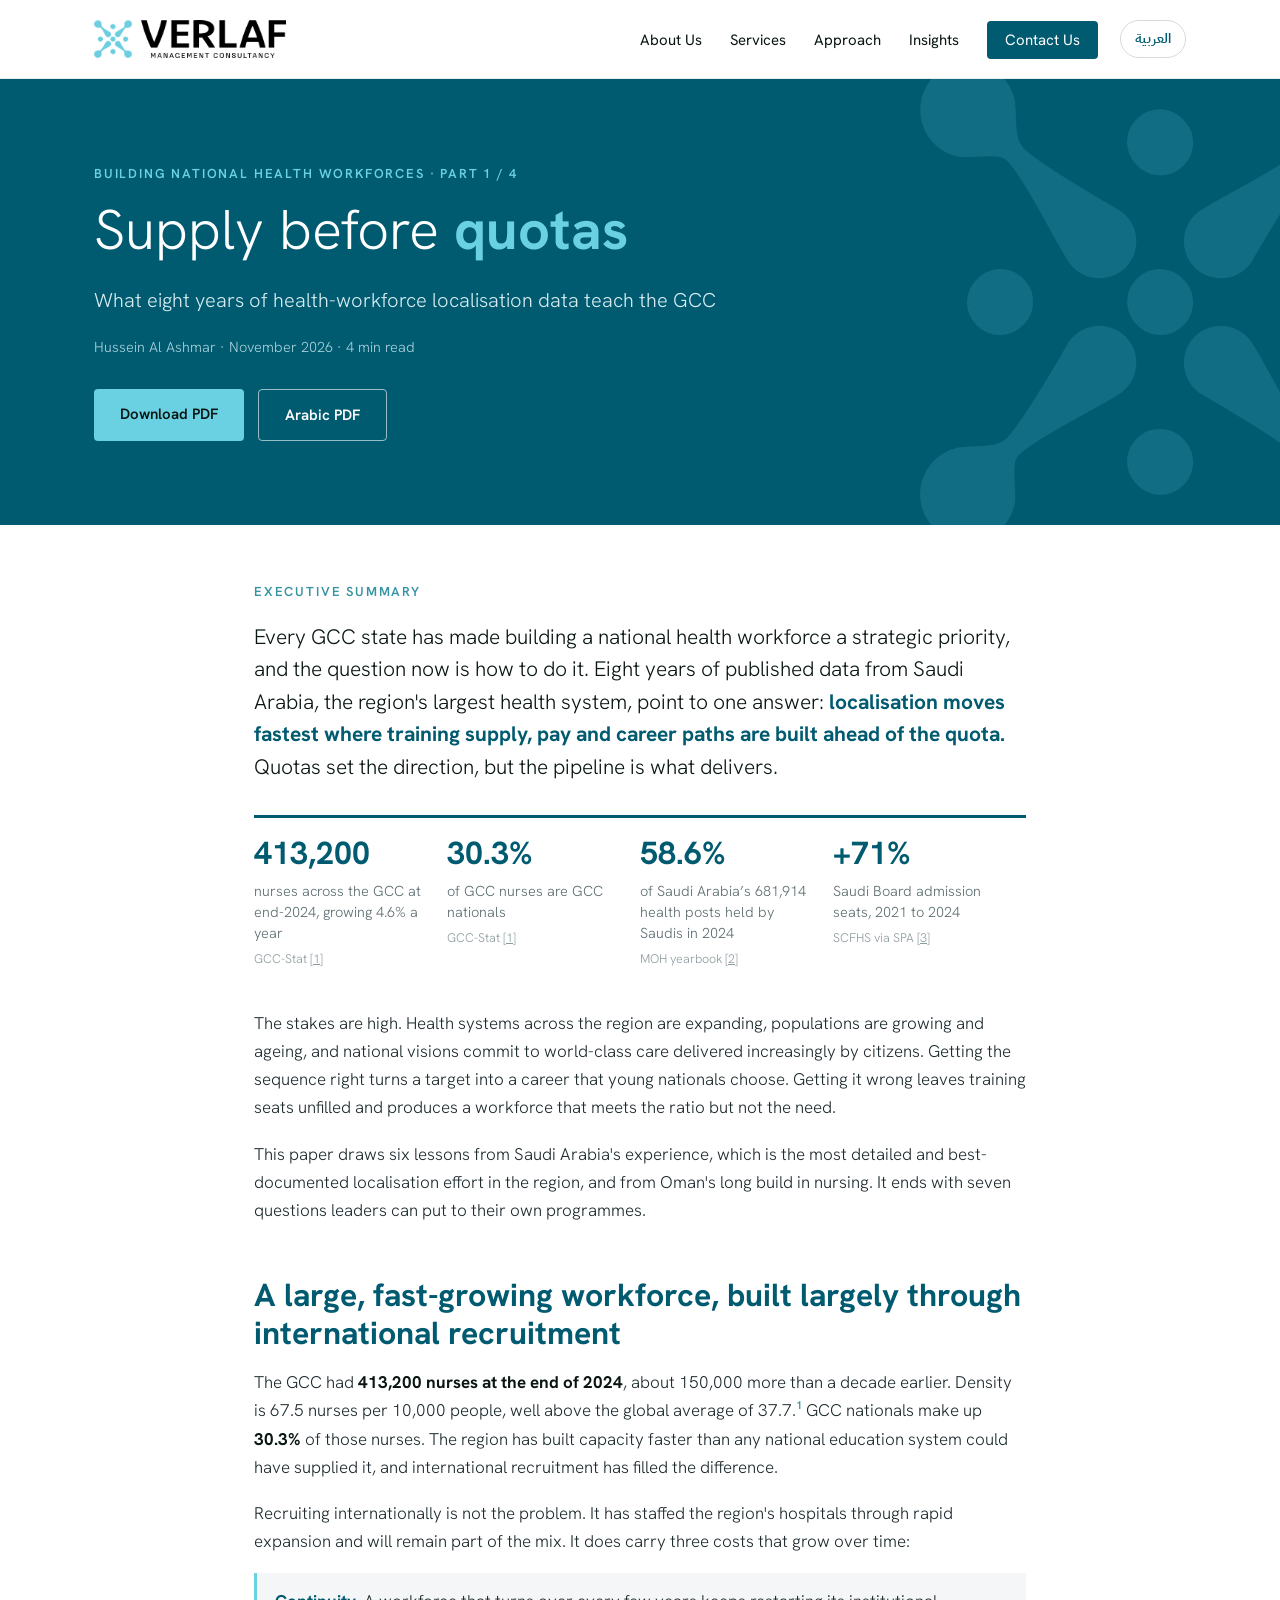
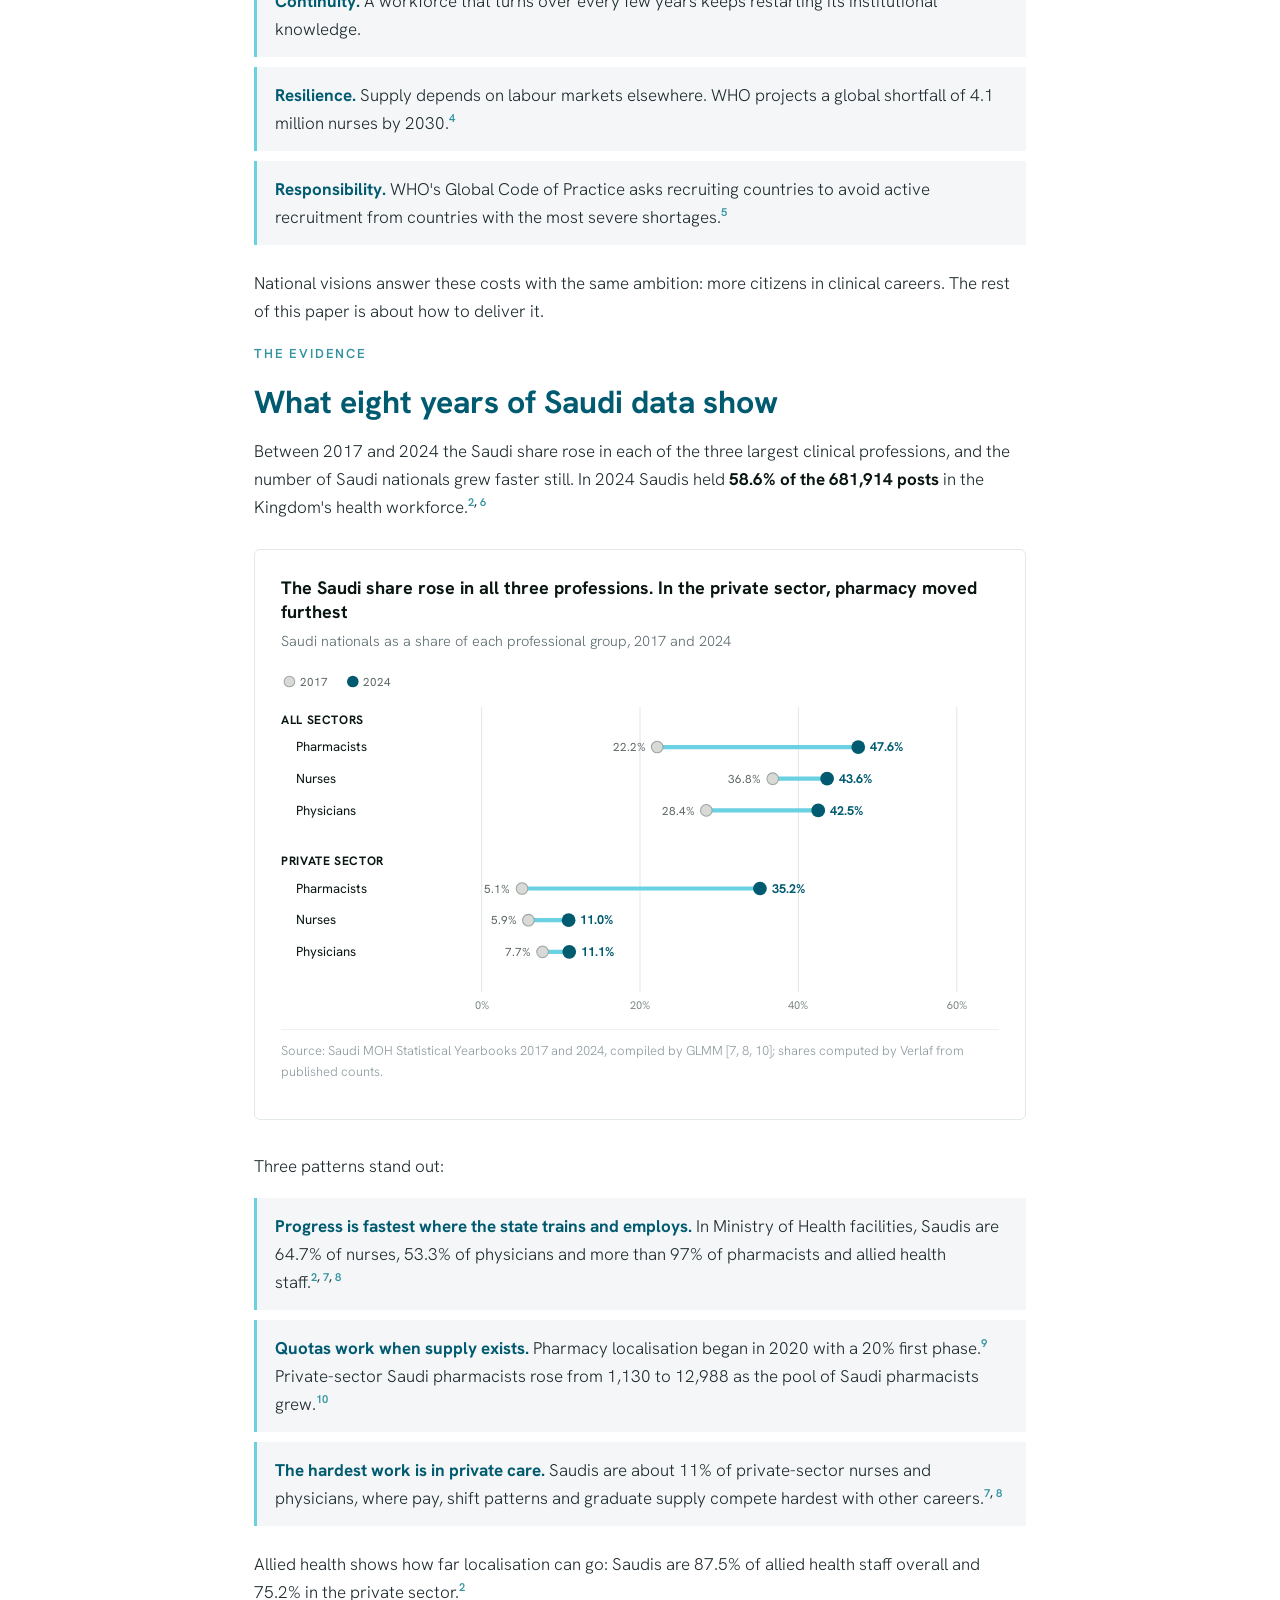
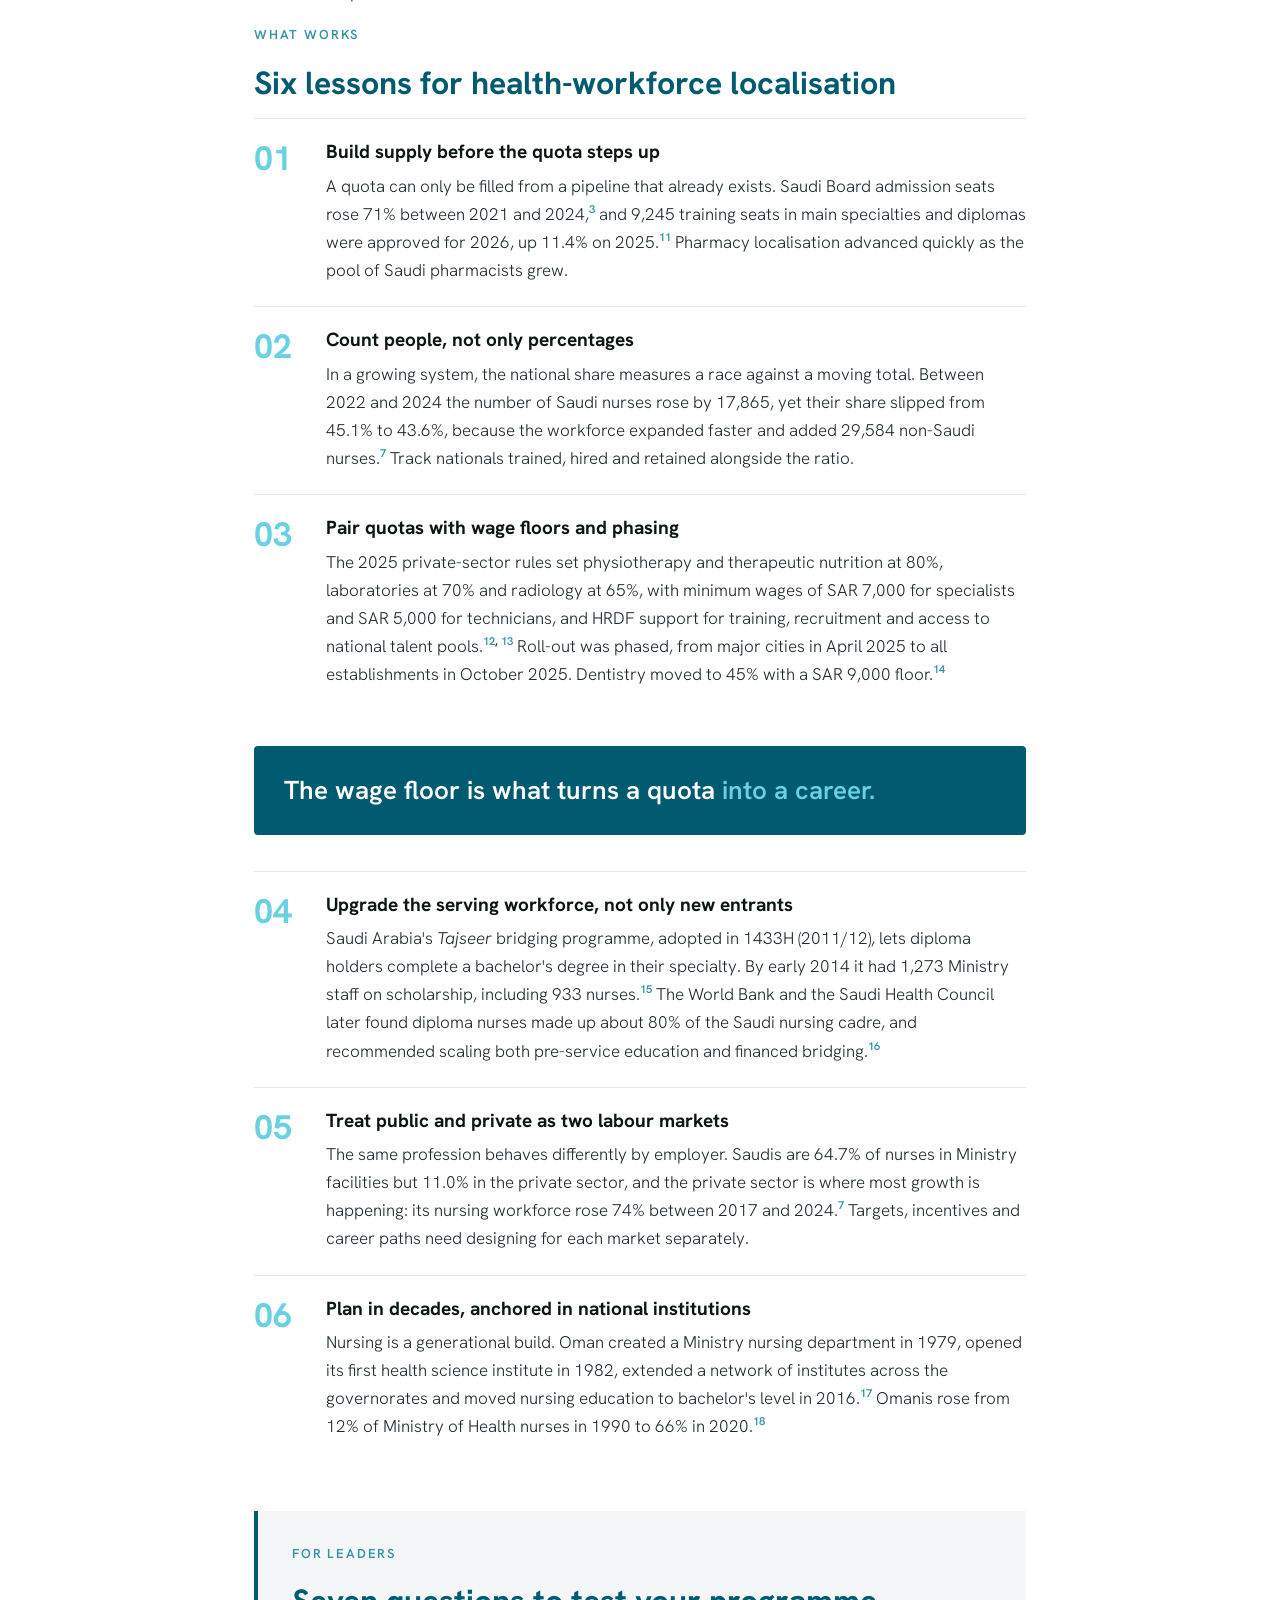
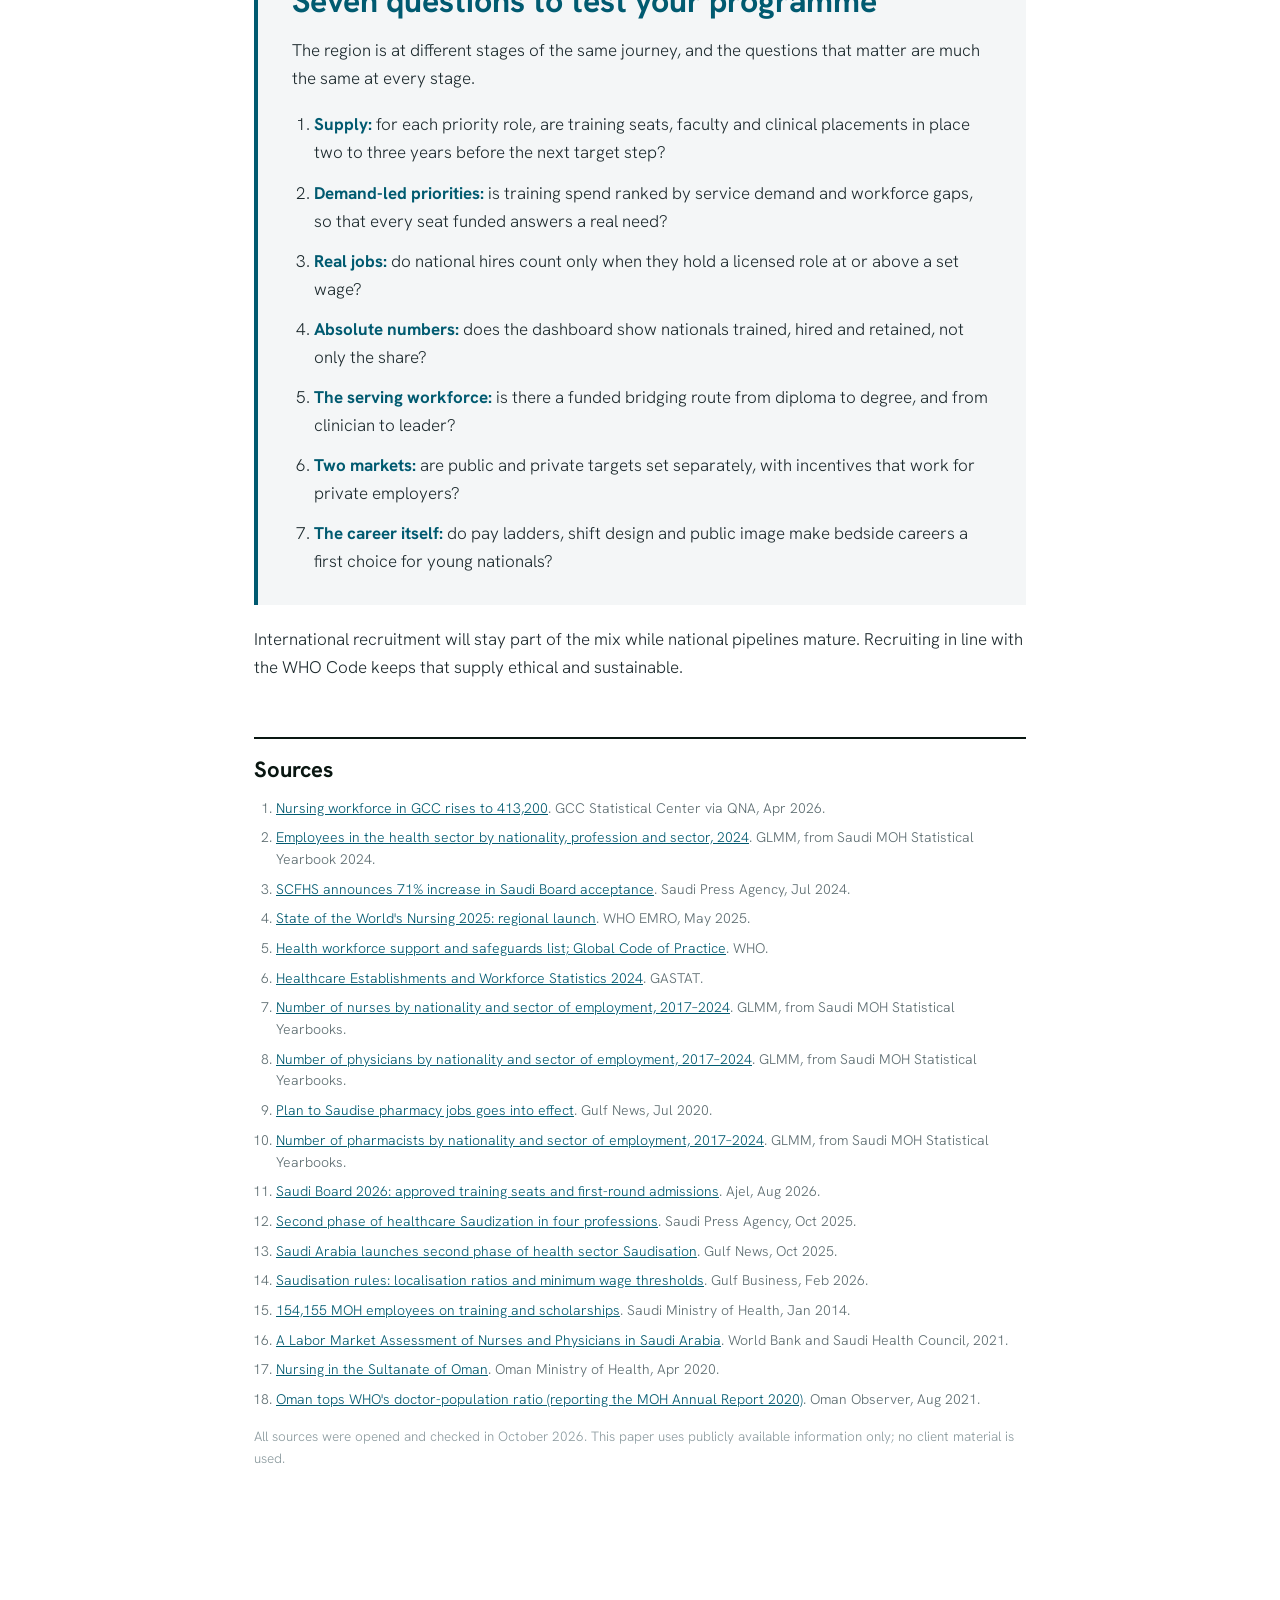
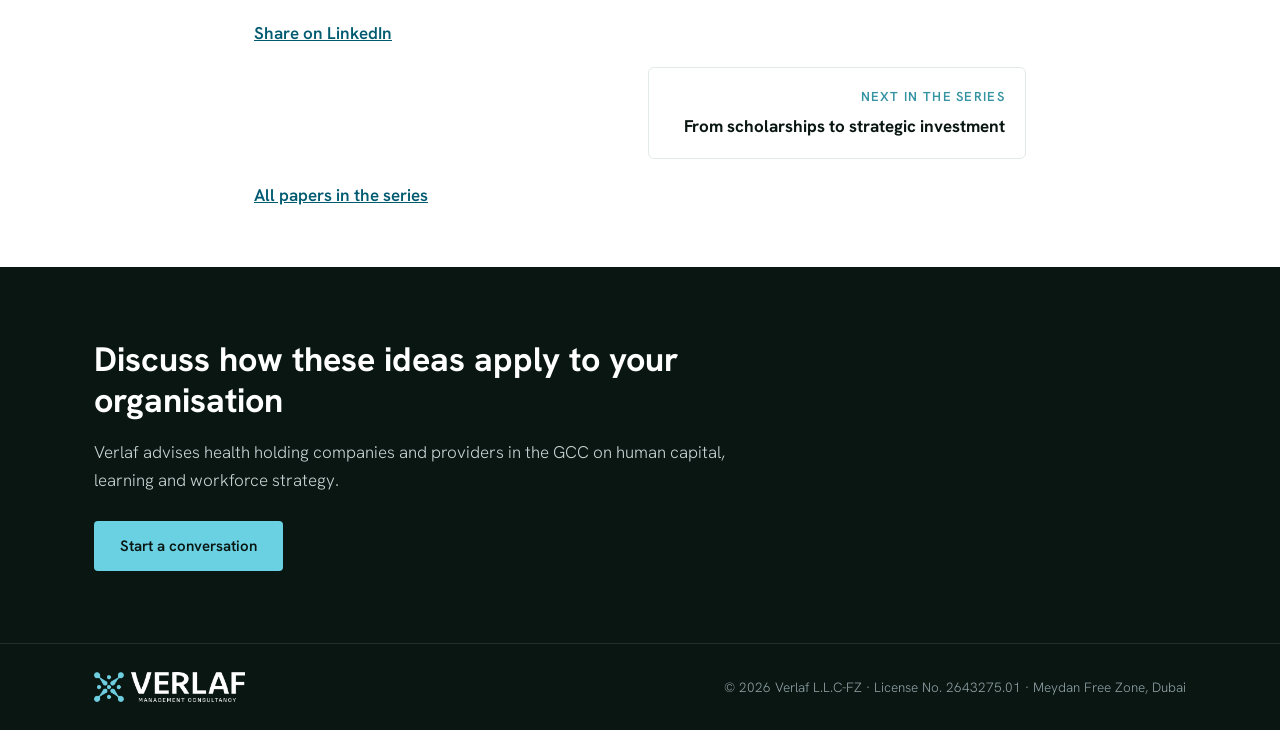
<file: insights/supply-before-quotas/index.html>
<!doctype html>
<html lang="en" dir="ltr">
<head>
<meta charset="utf-8">
<meta name="viewport" content="width=device-width, initial-scale=1">
<title>Supply before quotas: what eight years of health-workforce localisation data teach the GCC | Verlaf</title>
<meta name="description" content="What eight years of health-workforce localisation data teach the GCC. Every GCC state has made building a national health workforce a strategic priority, and the question now is how to do it.">
<link rel="canonical" href="https://verlaf.com/insights/supply-before-quotas/">
<link rel="alternate" hreflang="en" href="https://verlaf.com/insights/supply-before-quotas/">
<link rel="alternate" hreflang="ar" href="https://verlaf.com/ar/insights/supply-before-quotas/">
<meta property="og:title" content="Supply before quotas: what eight years of health-workforce localisation data teach the GCC | Verlaf">
<meta property="og:description" content="What eight years of health-workforce localisation data teach the GCC. Every GCC state has made building a national health workforce a strategic priority, and the question now is how to do it.">
<meta property="og:url" content="https://verlaf.com/insights/supply-before-quotas/">
<meta property="og:type" content="article">

<meta property="og:image" content="https://verlaf.com/assets/insights/og-supply-before-quotas-en.png">
<meta name="twitter:card" content="summary_large_image">
<link rel="icon" type="image/png" href="../../assets/favicon.png">
<link rel="apple-touch-icon" href="../../assets/apple-touch-icon.png">
<link rel="preconnect" href="https://fonts.googleapis.com">
<link rel="preconnect" href="https://fonts.gstatic.com" crossorigin>
<link href="https://fonts.googleapis.com/css2?family=Hanken+Grotesk:wght@300;400;600;700&family=IBM+Plex+Sans+Arabic:wght@600&display=swap" rel="stylesheet">
<link rel="stylesheet" href="../../assets/style.css">
<link rel="stylesheet" href="../../assets/insights.css">
</head>
<body class="insights-page">
<header>
  <div class="wrap nav">
    <a class="brand" href="../../" aria-label="Verlaf home"><img src="../../assets/logo-dark.png" alt="Verlaf Management Consultancy" width="520" height="103"></a>
    <div class="nav-right">
      <ul id="menu"><li><a href="../../#about">About Us</a></li><li><a href="../../#services">Services</a></li><li><a href="../../#approach">Approach</a></li><li><a href="../../insights/" aria-current="page">Insights</a></li><li><a href="../../#contact" class="cta">Contact Us</a></li></ul>
      <a class="lang" href="../../ar/insights/supply-before-quotas/" lang="ar" hreflang="ar">العربية</a>
      <button id="menu-btn" aria-label="Open menu" aria-expanded="false">&#9776;</button>
    </div>
  </div>
</header>
<main id="top">
  <section class="article-hero">
    <img class="emblem" src="../../assets/emblem-ice.png" alt="" aria-hidden="true">
    <div class="wrap">
      <p class="eyebrow"><a href="../">Building national health workforces</a> · Part <span dir="ltr">1 / 4</span></p>
      <h1>Supply before <strong>quotas</strong></h1>
      <p class="sub">What eight years of health-workforce localisation data teach the GCC</p>
      <p class="byline">Hussein Al Ashmar · November 2026 · 4 min read</p>
      <div class="btns">
        <a class="btn btn-ice" href="../../assets/insights/Verlaf_Supply_before_quotas.pdf" download>Download PDF</a>
        <a class="btn btn-line" href="../../assets/insights/Verlaf_Supply_before_quotas_AR.pdf" download>Arabic PDF</a>
      </div>
    </div>
  </section>
  <article class="wrap article-body">
    <p class="eyebrow">Executive summary</p><p class="lead">Every GCC state has made building a national health workforce a strategic priority, and the question now is how to do it. Eight years of published data from Saudi Arabia, the region&#x27;s largest health system, point to one answer: <strong>localisation moves fastest where training supply, pay and career paths are built ahead of the quota.</strong> Quotas set the direction, but the pipeline is what delivers.</p><div class="stats"><div class="stat"><div class="v" dir="ltr">413,200</div><div class="l">nurses across the GCC at end-2024, growing 4.6% a year</div><div class="s">GCC-Stat <a href="#ref-1">[1]</a></div></div><div class="stat"><div class="v" dir="ltr">30.3%</div><div class="l">of GCC nurses are GCC nationals</div><div class="s">GCC-Stat <a href="#ref-1">[1]</a></div></div><div class="stat"><div class="v" dir="ltr">58.6%</div><div class="l">of Saudi Arabia’s 681,914 health posts held by Saudis in 2024</div><div class="s">MOH yearbook <a href="#ref-2">[2]</a></div></div><div class="stat"><div class="v" dir="ltr">+71%</div><div class="l">Saudi Board admission seats, 2021 to 2024</div><div class="s">SCFHS via SPA <a href="#ref-3">[3]</a></div></div></div><p>The stakes are high. Health systems across the region are expanding, populations are growing and ageing, and national visions commit to world-class care delivered increasingly by citizens. Getting the sequence right turns a target into a career that young nationals choose. Getting it wrong leaves training seats unfilled and produces a workforce that meets the ratio but not the need.</p><p>This paper draws six lessons from Saudi Arabia&#x27;s experience, which is the most detailed and best-documented localisation effort in the region, and from Oman&#x27;s long build in nursing. It ends with seven questions leaders can put to their own programmes.</p><h2>A large, fast-growing workforce, built largely through international recruitment</h2><p>The GCC had <strong>413,200 nurses at the end of 2024</strong>, about 150,000 more than a decade earlier. Density is 67.5 nurses per 10,000 people, well above the global average of 37.7.<sup class="ref"><a href="#ref-1" aria-label="Source 1">1</a></sup> GCC nationals make up <strong>30.3%</strong> of those nurses. The region has built capacity faster than any national education system could have supplied it, and international recruitment has filled the difference.</p><p>Recruiting internationally is not the problem. It has staffed the region&#x27;s hospitals through rapid expansion and will remain part of the mix. It does carry three costs that grow over time:</p><ul class="callouts"><li><strong>Continuity.</strong> A workforce that turns over every few years keeps restarting its institutional knowledge.</li><li><strong>Resilience.</strong> Supply depends on labour markets elsewhere. WHO projects a global shortfall of 4.1 million nurses by 2030.<sup class="ref"><a href="#ref-4" aria-label="Source 4">4</a></sup></li><li><strong>Responsibility.</strong> WHO&#x27;s Global Code of Practice asks recruiting countries to avoid active recruitment from countries with the most severe shortages.<sup class="ref"><a href="#ref-5" aria-label="Source 5">5</a></sup></li></ul><p>National visions answer these costs with the same ambition: more citizens in clinical careers. The rest of this paper is about how to deliver it.</p><p class="eyebrow">The evidence</p><h2>What eight years of Saudi data show</h2><p>Between 2017 and 2024 the Saudi share rose in each of the three largest clinical professions, and the number of Saudi nationals grew faster still. In 2024 Saudis held <strong>58.6% of the 681,914 posts</strong> in the Kingdom&#x27;s health workforce.<sup class="ref"><a href="#ref-2" aria-label="Source 2">2</a>, <a href="#ref-6" aria-label="Source 6">6</a></sup></p><figure class="exhibit"><figcaption><strong>The Saudi share rose in all three professions. In the private sector, pharmacy moved furthest</strong><span>Saudi nationals as a share of each professional group, 2017 and 2024</span></figcaption><div class="svg-wrap"><svg role="img" aria-label="The Saudi share rose in all three professions. In the private sector, pharmacy moved furthest" viewBox="0 0 680 328" xmlns="http://www.w3.org/2000/svg"><circle cx="8" cy="10" r="5" fill="#D9D9D6" stroke="#9aa5a3"/><text x="18.0" y="14.0" font-size="11" font-family="inherit" font-weight="400" fill="#5b6664" text-anchor="start"  >2017</text><circle cx="68" cy="10" r="5.5" fill="#005A70"/><text x="78.0" y="14.0" font-size="11" font-family="inherit" font-weight="400" fill="#5b6664" text-anchor="start"  >2024</text><line x1="190.0" x2="190.0" y1="34" y2="304" stroke="#e3e8e7"/><text x="190.0" y="320" font-size="10.5" text-anchor="middle" font-family="inherit" font-weight="400" fill="#7b8784">0%</text><line x1="340.0" x2="340.0" y1="34" y2="304" stroke="#e3e8e7"/><text x="340.0" y="320" font-size="10.5" text-anchor="middle" font-family="inherit" font-weight="400" fill="#7b8784">20%</text><line x1="490.0" x2="490.0" y1="34" y2="304" stroke="#e3e8e7"/><text x="490.0" y="320" font-size="10.5" text-anchor="middle" font-family="inherit" font-weight="400" fill="#7b8784">40%</text><line x1="640.0" x2="640.0" y1="34" y2="304" stroke="#e3e8e7"/><text x="640.0" y="320" font-size="10.5" text-anchor="middle" font-family="inherit" font-weight="400" fill="#7b8784">60%</text><text x="0.0" y="50.0" font-size="11.5" font-family="inherit" font-weight="700" fill="#091611" text-anchor="start"  letter-spacing="0.6">ALL SECTORS</text><text x="14.0" y="76.0" font-size="12.5" font-family="inherit" font-weight="400" fill="#091611" text-anchor="start"  >Pharmacists</text><line x1="356.3" x2="546.7" y1="72" y2="72" stroke="#6AD1E3" stroke-width="4" stroke-linecap="round"/><circle cx="356.3" cy="72" r="5.5" fill="#D9D9D6" stroke="#9aa5a3"/><circle cx="546.7" cy="72" r="6.5" fill="#005A70"/><text direction="ltr" x="345.3" y="76" font-size="11" text-anchor="end" font-family="inherit" font-weight="400" fill="#5b6664">22.2%</text><text direction="ltr" x="557.7" y="76" font-size="12" text-anchor="start" font-family="inherit" font-weight="700" fill="#005A70">47.6%</text><text x="14.0" y="106.0" font-size="12.5" font-family="inherit" font-weight="400" fill="#091611" text-anchor="start"  >Nurses</text><line x1="465.7" x2="517.2" y1="102" y2="102" stroke="#6AD1E3" stroke-width="4" stroke-linecap="round"/><circle cx="465.7" cy="102" r="5.5" fill="#D9D9D6" stroke="#9aa5a3"/><circle cx="517.2" cy="102" r="6.5" fill="#005A70"/><text direction="ltr" x="454.7" y="106" font-size="11" text-anchor="end" font-family="inherit" font-weight="400" fill="#5b6664">36.8%</text><text direction="ltr" x="528.2" y="106" font-size="12" text-anchor="start" font-family="inherit" font-weight="700" fill="#005A70">43.6%</text><text x="14.0" y="136.0" font-size="12.5" font-family="inherit" font-weight="400" fill="#091611" text-anchor="start"  >Physicians</text><line x1="402.8" x2="508.8" y1="132" y2="132" stroke="#6AD1E3" stroke-width="4" stroke-linecap="round"/><circle cx="402.8" cy="132" r="5.5" fill="#D9D9D6" stroke="#9aa5a3"/><circle cx="508.8" cy="132" r="6.5" fill="#005A70"/><text direction="ltr" x="391.8" y="136" font-size="11" text-anchor="end" font-family="inherit" font-weight="400" fill="#5b6664">28.4%</text><text direction="ltr" x="519.8" y="136" font-size="12" text-anchor="start" font-family="inherit" font-weight="700" fill="#005A70">42.5%</text><text x="0.0" y="184.0" font-size="11.5" font-family="inherit" font-weight="700" fill="#091611" text-anchor="start"  letter-spacing="0.6">PRIVATE SECTOR</text><text x="14.0" y="210.0" font-size="12.5" font-family="inherit" font-weight="400" fill="#091611" text-anchor="start"  >Pharmacists</text><line x1="228.3" x2="453.6" y1="206" y2="206" stroke="#6AD1E3" stroke-width="4" stroke-linecap="round"/><circle cx="228.3" cy="206" r="5.5" fill="#D9D9D6" stroke="#9aa5a3"/><circle cx="453.6" cy="206" r="6.5" fill="#005A70"/><text direction="ltr" x="217.3" y="210" font-size="11" text-anchor="end" font-family="inherit" font-weight="400" fill="#5b6664">5.1%</text><text direction="ltr" x="464.6" y="210" font-size="12" text-anchor="start" font-family="inherit" font-weight="700" fill="#005A70">35.2%</text><text x="14.0" y="240.0" font-size="12.5" font-family="inherit" font-weight="400" fill="#091611" text-anchor="start"  >Nurses</text><line x1="234.3" x2="272.4" y1="236" y2="236" stroke="#6AD1E3" stroke-width="4" stroke-linecap="round"/><circle cx="234.3" cy="236" r="5.5" fill="#D9D9D6" stroke="#9aa5a3"/><circle cx="272.4" cy="236" r="6.5" fill="#005A70"/><text direction="ltr" x="223.3" y="240" font-size="11" text-anchor="end" font-family="inherit" font-weight="400" fill="#5b6664">5.9%</text><text direction="ltr" x="283.4" y="240" font-size="12" text-anchor="start" font-family="inherit" font-weight="700" fill="#005A70">11.0%</text><text x="14.0" y="270.0" font-size="12.5" font-family="inherit" font-weight="400" fill="#091611" text-anchor="start"  >Physicians</text><line x1="247.7" x2="273.0" y1="266" y2="266" stroke="#6AD1E3" stroke-width="4" stroke-linecap="round"/><circle cx="247.7" cy="266" r="5.5" fill="#D9D9D6" stroke="#9aa5a3"/><circle cx="273.0" cy="266" r="6.5" fill="#005A70"/><text direction="ltr" x="236.7" y="270" font-size="11" text-anchor="end" font-family="inherit" font-weight="400" fill="#5b6664">7.7%</text><text direction="ltr" x="284.0" y="270" font-size="12" text-anchor="start" font-family="inherit" font-weight="700" fill="#005A70">11.1%</text></svg></div><p class="fig-src">Source: Saudi MOH Statistical Yearbooks 2017 and 2024, compiled by GLMM [7, 8, 10]; shares computed by Verlaf from published counts.</p></figure><p>Three patterns stand out:</p><ul class="callouts"><li><strong>Progress is fastest where the state trains and employs.</strong> In Ministry of Health facilities, Saudis are 64.7% of nurses, 53.3% of physicians and more than 97% of pharmacists and allied health staff.<sup class="ref"><a href="#ref-2" aria-label="Source 2">2</a>, <a href="#ref-7" aria-label="Source 7">7</a>, <a href="#ref-8" aria-label="Source 8">8</a></sup></li><li><strong>Quotas work when supply exists.</strong> Pharmacy localisation began in 2020 with a 20% first phase.<sup class="ref"><a href="#ref-9" aria-label="Source 9">9</a></sup> Private-sector Saudi pharmacists rose from 1,130 to 12,988 as the pool of Saudi pharmacists grew.<sup class="ref"><a href="#ref-10" aria-label="Source 10">10</a></sup></li><li><strong>The hardest work is in private care.</strong> Saudis are about 11% of private-sector nurses and physicians, where pay, shift patterns and graduate supply compete hardest with other careers.<sup class="ref"><a href="#ref-7" aria-label="Source 7">7</a>, <a href="#ref-8" aria-label="Source 8">8</a></sup></li></ul><p>Allied health shows how far localisation can go: Saudis are 87.5% of allied health staff overall and 75.2% in the private sector.<sup class="ref"><a href="#ref-2" aria-label="Source 2">2</a></sup></p><p class="eyebrow">What works</p><h2>Six lessons for health-workforce localisation</h2><section class="lesson"><div class="n" dir="ltr">01</div><div><h3>Build supply before the quota steps up</h3><p>A quota can only be filled from a pipeline that already exists. Saudi Board admission seats rose 71% between 2021 and 2024,<sup class="ref"><a href="#ref-3" aria-label="Source 3">3</a></sup> and 9,245 training seats in main specialties and diplomas were approved for 2026, up 11.4% on 2025.<sup class="ref"><a href="#ref-11" aria-label="Source 11">11</a></sup> Pharmacy localisation advanced quickly as the pool of Saudi pharmacists grew.</p></div></section><section class="lesson"><div class="n" dir="ltr">02</div><div><h3>Count people, not only percentages</h3><p>In a growing system, the national share measures a race against a moving total. Between 2022 and 2024 the number of Saudi nurses rose by 17,865, yet their share slipped from 45.1% to 43.6%, because the workforce expanded faster and added 29,584 non-Saudi nurses.<sup class="ref"><a href="#ref-7" aria-label="Source 7">7</a></sup> Track nationals trained, hired and retained alongside the ratio.</p></div></section><section class="lesson"><div class="n" dir="ltr">03</div><div><h3>Pair quotas with wage floors and phasing</h3><p>The 2025 private-sector rules set physiotherapy and therapeutic nutrition at 80%, laboratories at 70% and radiology at 65%, with minimum wages of SAR 7,000 for specialists and SAR 5,000 for technicians, and HRDF support for training, recruitment and access to national talent pools.<sup class="ref"><a href="#ref-12" aria-label="Source 12">12</a>, <a href="#ref-13" aria-label="Source 13">13</a></sup> Roll-out was phased, from major cities in April 2025 to all establishments in October 2025. Dentistry moved to 45% with a SAR 9,000 floor.<sup class="ref"><a href="#ref-14" aria-label="Source 14">14</a></sup></p></div></section><blockquote class="pull">The wage floor is what turns a quota <span>into a career.</span></blockquote><section class="lesson"><div class="n" dir="ltr">04</div><div><h3>Upgrade the serving workforce, not only new entrants</h3><p>Saudi Arabia&#x27;s <em>Tajseer</em> bridging programme, adopted in 1433H (2011/12), lets diploma holders complete a bachelor&#x27;s degree in their specialty. By early 2014 it had 1,273 Ministry staff on scholarship, including 933 nurses.<sup class="ref"><a href="#ref-15" aria-label="Source 15">15</a></sup> The World Bank and the Saudi Health Council later found diploma nurses made up about 80% of the Saudi nursing cadre, and recommended scaling both pre-service education and financed bridging.<sup class="ref"><a href="#ref-16" aria-label="Source 16">16</a></sup></p></div></section><section class="lesson"><div class="n" dir="ltr">05</div><div><h3>Treat public and private as two labour markets</h3><p>The same profession behaves differently by employer. Saudis are 64.7% of nurses in Ministry facilities but 11.0% in the private sector, and the private sector is where most growth is happening: its nursing workforce rose 74% between 2017 and 2024.<sup class="ref"><a href="#ref-7" aria-label="Source 7">7</a></sup> Targets, incentives and career paths need designing for each market separately.</p></div></section><section class="lesson"><div class="n" dir="ltr">06</div><div><h3>Plan in decades, anchored in national institutions</h3><p>Nursing is a generational build. Oman created a Ministry nursing department in 1979, opened its first health science institute in 1982, extended a network of institutes across the governorates and moved nursing education to bachelor&#x27;s level in 2016.<sup class="ref"><a href="#ref-17" aria-label="Source 17">17</a></sup> Omanis rose from 12% of Ministry of Health nurses in 1990 to 66% in 2020.<sup class="ref"><a href="#ref-18" aria-label="Source 18">18</a></sup></p></div></section><section class="questions"><p class="eyebrow">For leaders</p><h2>Seven questions to test your programme</h2><p>The region is at different stages of the same journey, and the questions that matter are much the same at every stage.</p><ol><li><strong>Supply:</strong> for each priority role, are training seats, faculty and clinical placements in place two to three years before the next target step?</li><li><strong>Demand-led priorities:</strong> is training spend ranked by service demand and workforce gaps, so that every seat funded answers a real need?</li><li><strong>Real jobs:</strong> do national hires count only when they hold a licensed role at or above a set wage?</li><li><strong>Absolute numbers:</strong> does the dashboard show nationals trained, hired and retained, not only the share?</li><li><strong>The serving workforce:</strong> is there a funded bridging route from diploma to degree, and from clinician to leader?</li><li><strong>Two markets:</strong> are public and private targets set separately, with incentives that work for private employers?</li><li><strong>The career itself:</strong> do pay ladders, shift design and public image make bedside careers a first choice for young nationals?</li></ol></section><p>International recruitment will stay part of the mix while national pipelines mature. Recruiting in line with the WHO Code keeps that supply ethical and sustainable.</p>
    <section class="sources" aria-labelledby="src-h">
      <h2 id="src-h">Sources</h2>
      <ol dir="ltr" lang="en"><li id="ref-1"><a href="https://qna.org.qa/en/News-Area/News/2026-4/25/gcc-statistical-center-nursing-workforce-in-gcc-rises-to-413200" rel="noopener" target="_blank">Nursing workforce in GCC rises to 413,200</a>. GCC Statistical Center via QNA, Apr 2026.</li><li id="ref-2"><a href="https://gulfmigration.grc.net/saudi-arabia-employees-in-the-health-sector-by-nationality-saudi-non-saudi-sex-profession-and-sector-of-employment-2024/" rel="noopener" target="_blank">Employees in the health sector by nationality, profession and sector, 2024</a>. GLMM, from Saudi MOH Statistical Yearbook 2024.</li><li id="ref-3"><a href="https://www.spa.gov.sa/en/N2132427" rel="noopener" target="_blank">SCFHS announces 71% increase in Saudi Board acceptance</a>. Saudi Press Agency, Jul 2024.</li><li id="ref-4"><a href="https://www.emro.who.int/media/news/state-of-the-worlds-nursing-2025-report-launch.html" rel="noopener" target="_blank">State of the World&#x27;s Nursing 2025: regional launch</a>. WHO EMRO, May 2025.</li><li id="ref-5"><a href="https://www.who.int/news-room/questions-and-answers/item/who-health-workforce-support-and-safeguards-list" rel="noopener" target="_blank">Health workforce support and safeguards list; Global Code of Practice</a>. WHO.</li><li id="ref-6"><a href="https://www.stats.gov.sa/documents/20117/2435273/Healthcare+Establishments+and+Workforce+Statistics+Publication+2024+EN+(1).pdf" rel="noopener" target="_blank">Healthcare Establishments and Workforce Statistics 2024</a>. GASTAT.</li><li id="ref-7"><a href="https://gulfmigration.grc.net/saudi-arabia-number-of-nurses-by-nationality-saudi-non-saudi-and-sector-of-employment-2017-2024/" rel="noopener" target="_blank">Number of nurses by nationality and sector of employment, 2017–2024</a>. GLMM, from Saudi MOH Statistical Yearbooks.</li><li id="ref-8"><a href="https://gulfmigration.grc.net/?p=11317" rel="noopener" target="_blank">Number of physicians by nationality and sector of employment, 2017–2024</a>. GLMM, from Saudi MOH Statistical Yearbooks.</li><li id="ref-9"><a href="https://gulfnews.com/world/gulf/saudi/saudi-arabia-replaces-expats-plan-to-saudise-pharmacy-jobs-goes-in-effect-1.1595406311370" rel="noopener" target="_blank">Plan to Saudise pharmacy jobs goes into effect</a>. Gulf News, Jul 2020.</li><li id="ref-10"><a href="https://gulfmigration.grc.net/saudi-arabia-number-of-pharmacists-by-nationality-saudi-non-saudi-and-sector-of-employment-2017-2024/" rel="noopener" target="_blank">Number of pharmacists by nationality and sector of employment, 2017–2024</a>. GLMM, from Saudi MOH Statistical Yearbooks.</li><li id="ref-11"><a href="https://english.ajel.sa/saudi-arabia/uf6nglttu" rel="noopener" target="_blank">Saudi Board 2026: approved training seats and first-round admissions</a>. Ajel, Aug 2026.</li><li id="ref-12"><a href="https://www.spa.gov.sa/en/N2422848" rel="noopener" target="_blank">Second phase of healthcare Saudization in four professions</a>. Saudi Press Agency, Oct 2025.</li><li id="ref-13"><a href="https://gulfnews.com/world/gulf/saudi/saudi-arabia-launches-second-phase-of-health-sector-saudisation-1.500313377" rel="noopener" target="_blank">Saudi Arabia launches second phase of health sector Saudisation</a>. Gulf News, Oct 2025.</li><li id="ref-14"><a href="https://gulfbusiness.com/en/2026/jobs/326859-2/" rel="noopener" target="_blank">Saudisation rules: localisation ratios and minimum wage thresholds</a>. Gulf Business, Feb 2026.</li><li id="ref-15"><a href="https://www.moh.gov.sa/en/ministry/mediacenter/news/pages/news-2014-01-27-001.aspx" rel="noopener" target="_blank">154,155 MOH employees on training and scholarships</a>. Saudi Ministry of Health, Jan 2014.</li><li id="ref-16"><a href="https://documents1.worldbank.org/curated/en/830511632373746956/pdf/A-Labor-Market-Assessment-of-Nurses-and-Physicians-in-Saudi-Arabia-Addressing-Future-Imbalances-between-Need-Supply-and-Demand.pdf" rel="noopener" target="_blank">A Labor Market Assessment of Nurses and Physicians in Saudi Arabia</a>. World Bank and Saudi Health Council, 2021.</li><li id="ref-17"><a href="https://moh.gov.om/en/media-center/news/nursing-in-the-sultanate-of-oman" rel="noopener" target="_blank">Nursing in the Sultanate of Oman</a>. Oman Ministry of Health, Apr 2020.</li><li id="ref-18"><a href="https://www.omanobserver.om/ampArticle/1105770" rel="noopener" target="_blank">Oman tops WHO&#x27;s doctor-population ratio (reporting the MOH Annual Report 2020)</a>. Oman Observer, Aug 2021.</li></ol>
      <p class="note">All sources were opened and checked in October 2026. This paper uses publicly available information only; no client material is used.</p>
    </section>
    <p class="share"><a href="https://www.linkedin.com/sharing/share-offsite/?url=https%3A%2F%2Fverlaf.com%2Finsights%2Fsupply-before-quotas%2F" target="_blank" rel="noopener">Share on LinkedIn</a></p>
    <nav class="series-nav" aria-label="All papers in the series"><a class="sn next" href="../scholarships-to-strategic-investment/"><span>Next in the series</span><strong>From scholarships to strategic investment</strong></a></nav>
    <p class="all"><a href="../">All papers in the series</a></p>
  </article>
  <section class="article-cta">
    <div class="wrap">
      <h2>Discuss how these ideas apply to your organisation</h2>
      <p>Verlaf advises health holding companies and providers in the GCC on human capital, learning and workforce strategy.</p>
      <a class="btn btn-ice" href="mailto:hussein.alashmar@verlaf.com?subject=Building%20national%20health%20workforces">Start a conversation</a>
    </div>
  </section>
</main>
<script type="application/ld+json">{"@context": "https://schema.org", "@type": "Article", "headline": "Supply before quotas: what eight years of health-workforce localisation data teach the GCC", "inLanguage": "en", "author": {"@type": "Person", "name": "Hussein Al Ashmar"}, "publisher": {"@type": "Organization", "name": "Verlaf", "url": "https://verlaf.com"}, "isPartOf": {"@type": "CreativeWorkSeries", "name": "Building national health workforces"}, "url": "https://verlaf.com/insights/supply-before-quotas/", "image": "https://verlaf.com/assets/insights/og-supply-before-quotas-en.png"}</script>
<footer>
  <div class="wrap">
    <img src="../../assets/logo-light.png" alt="Verlaf" width="520" height="103">
    <span>© <span id="yr">2026</span> Verlaf L.L.C-FZ · License No. 2643275.01 · Meydan Free Zone, Dubai</span>
  </div>
</footer>
<script src="../../assets/site.js"></script>
<script src="../../assets/insights.js"></script>
</body>
</html>
</file>
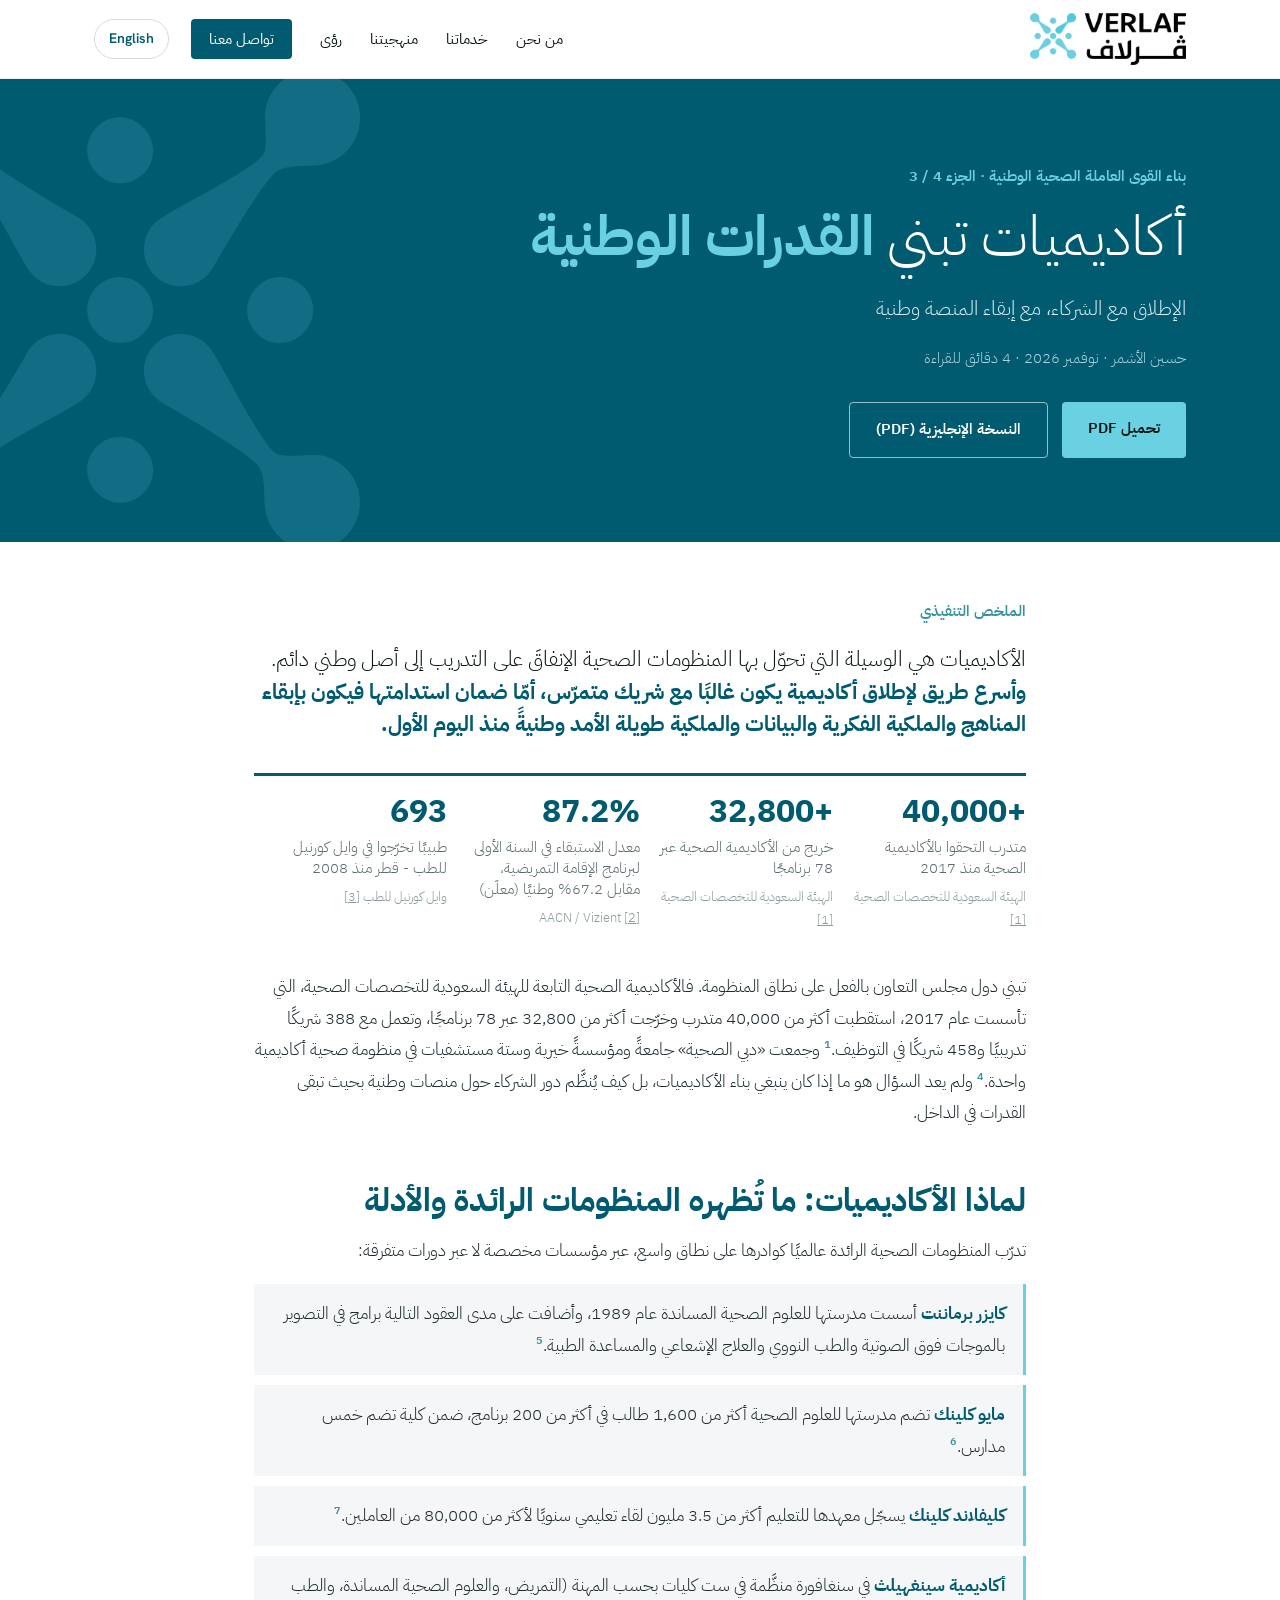
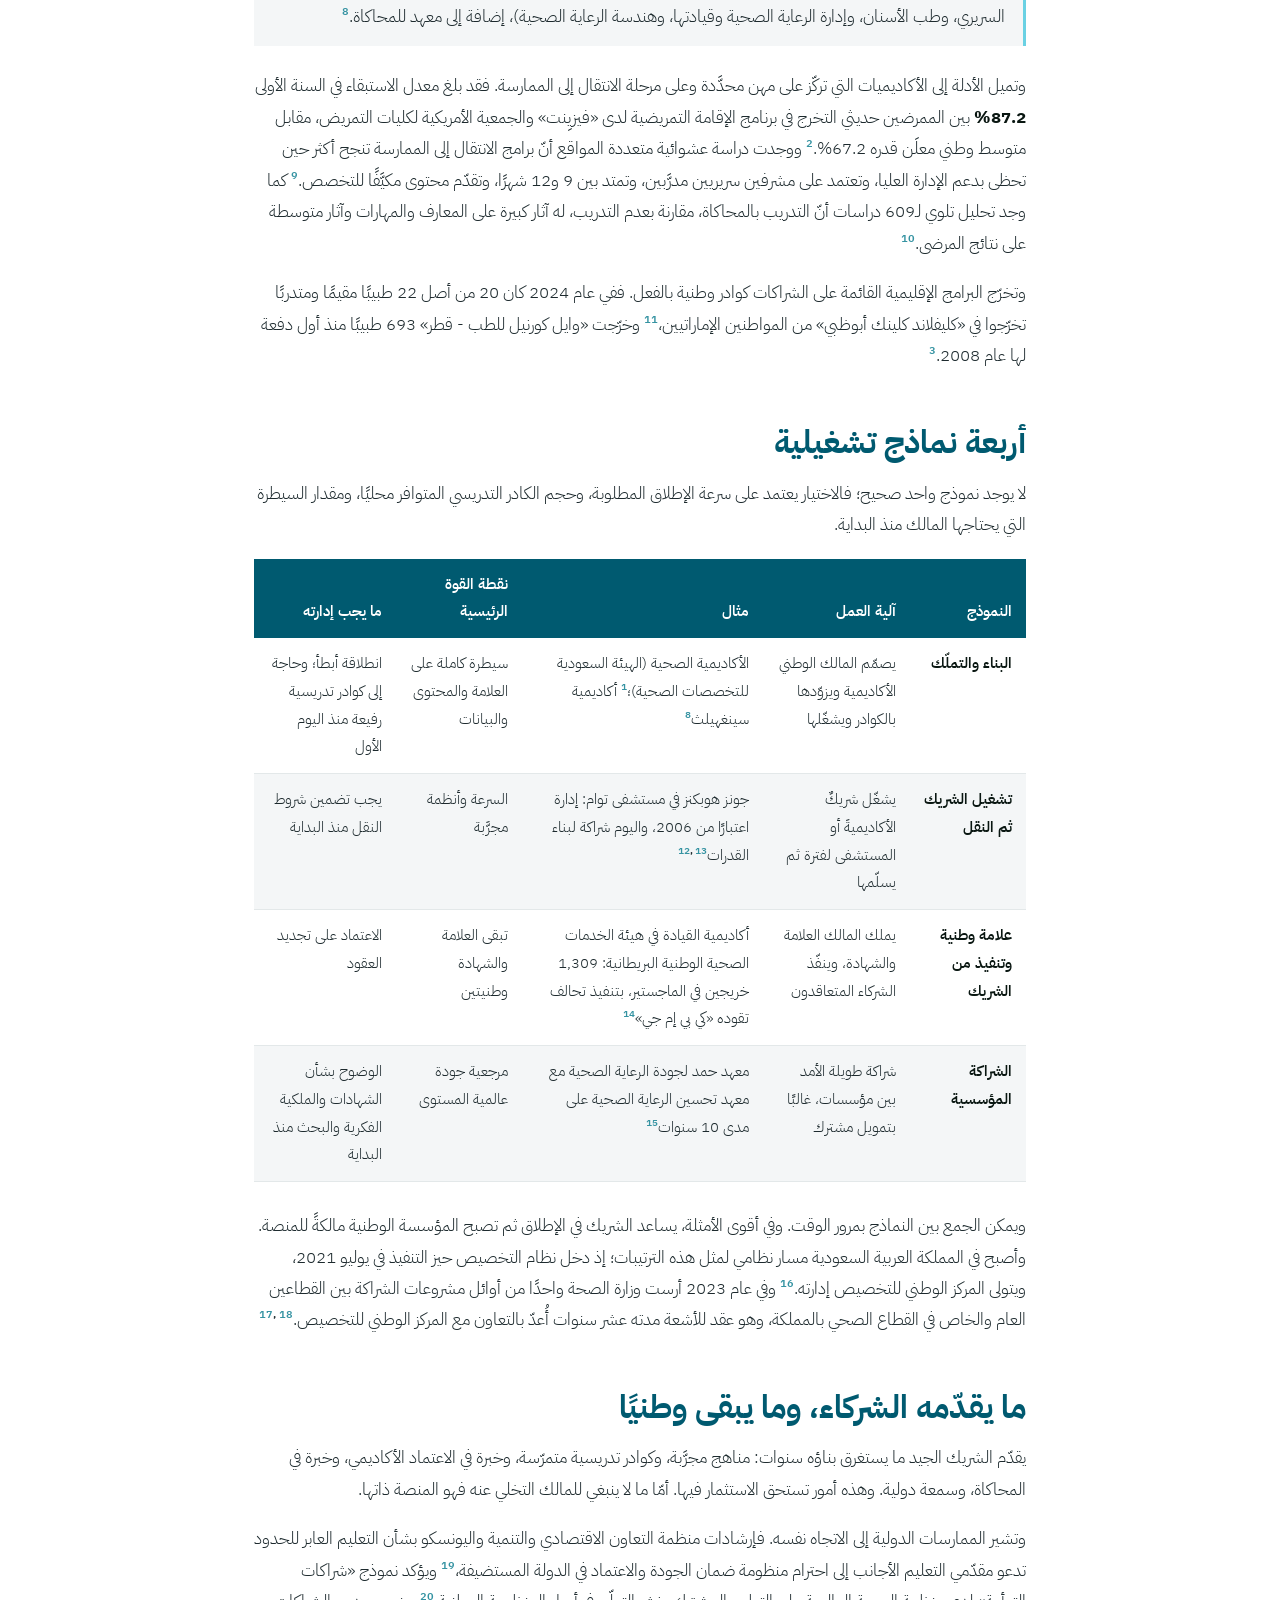
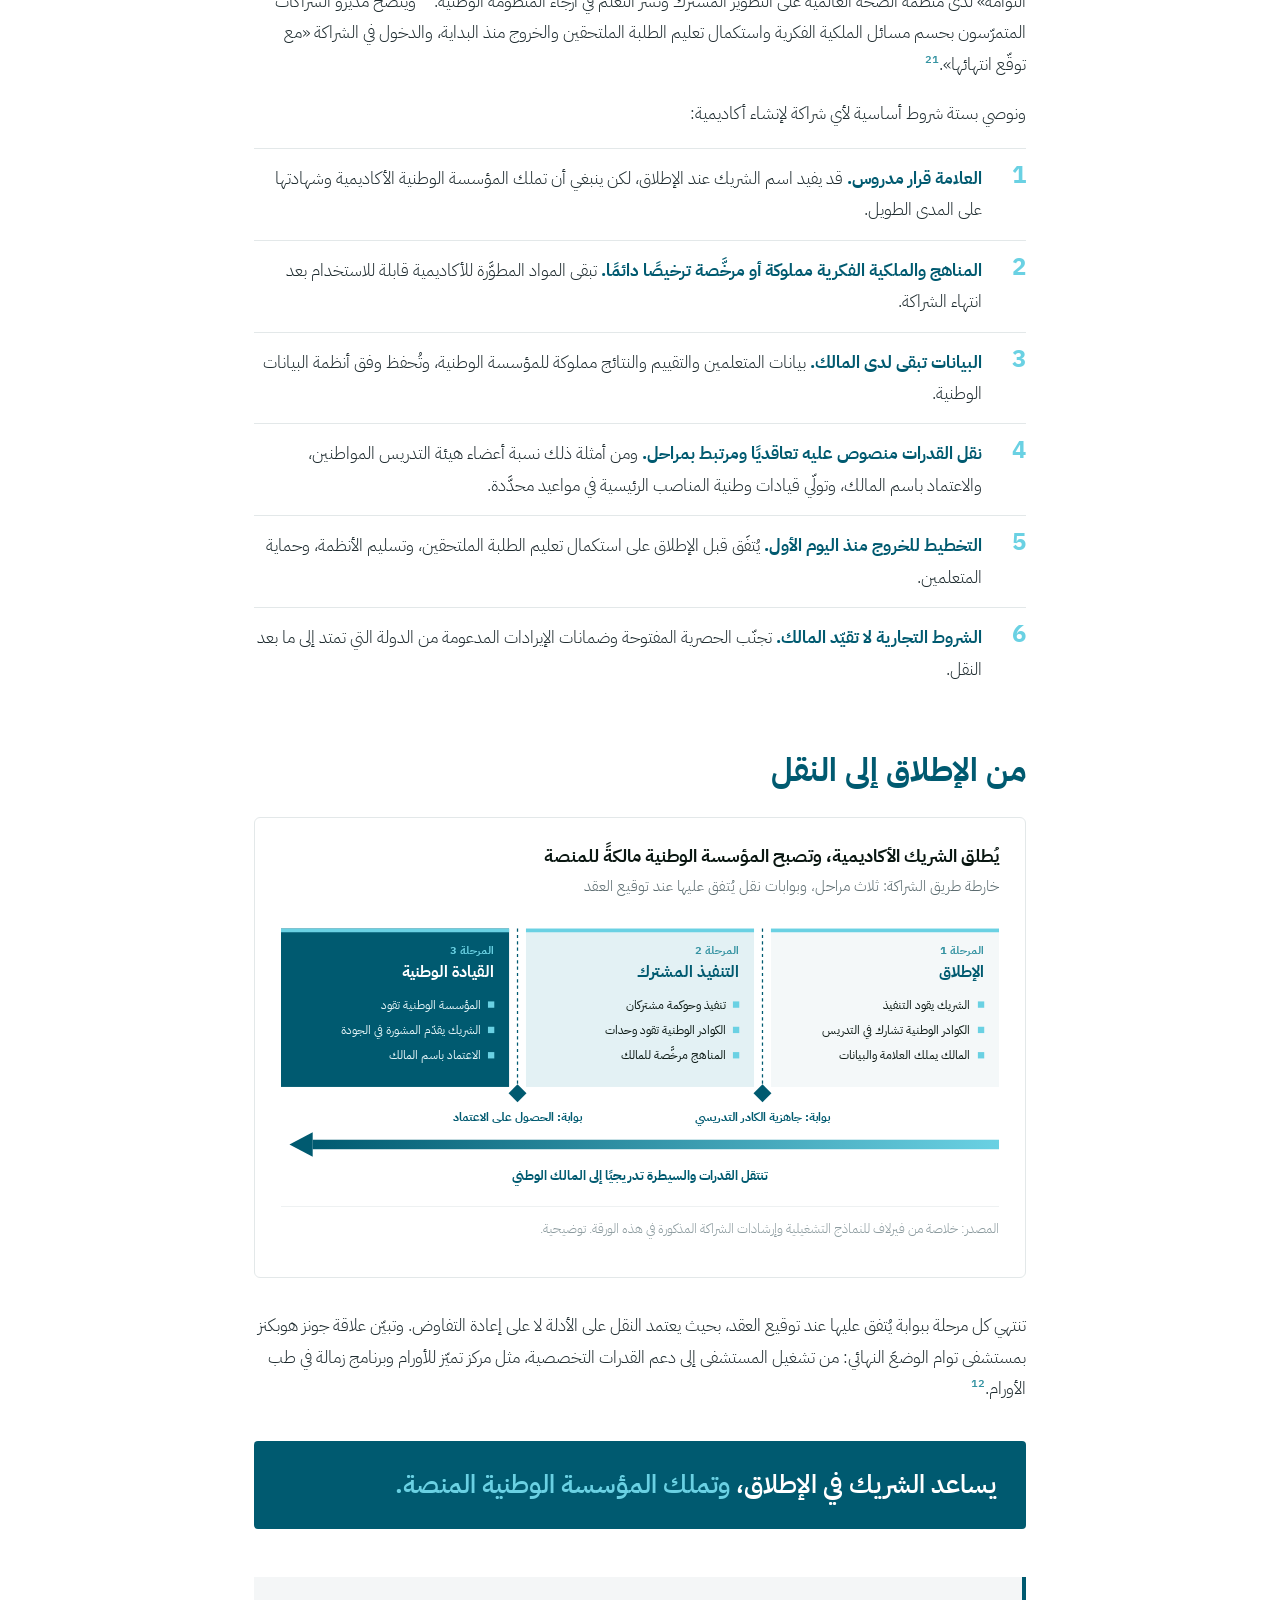
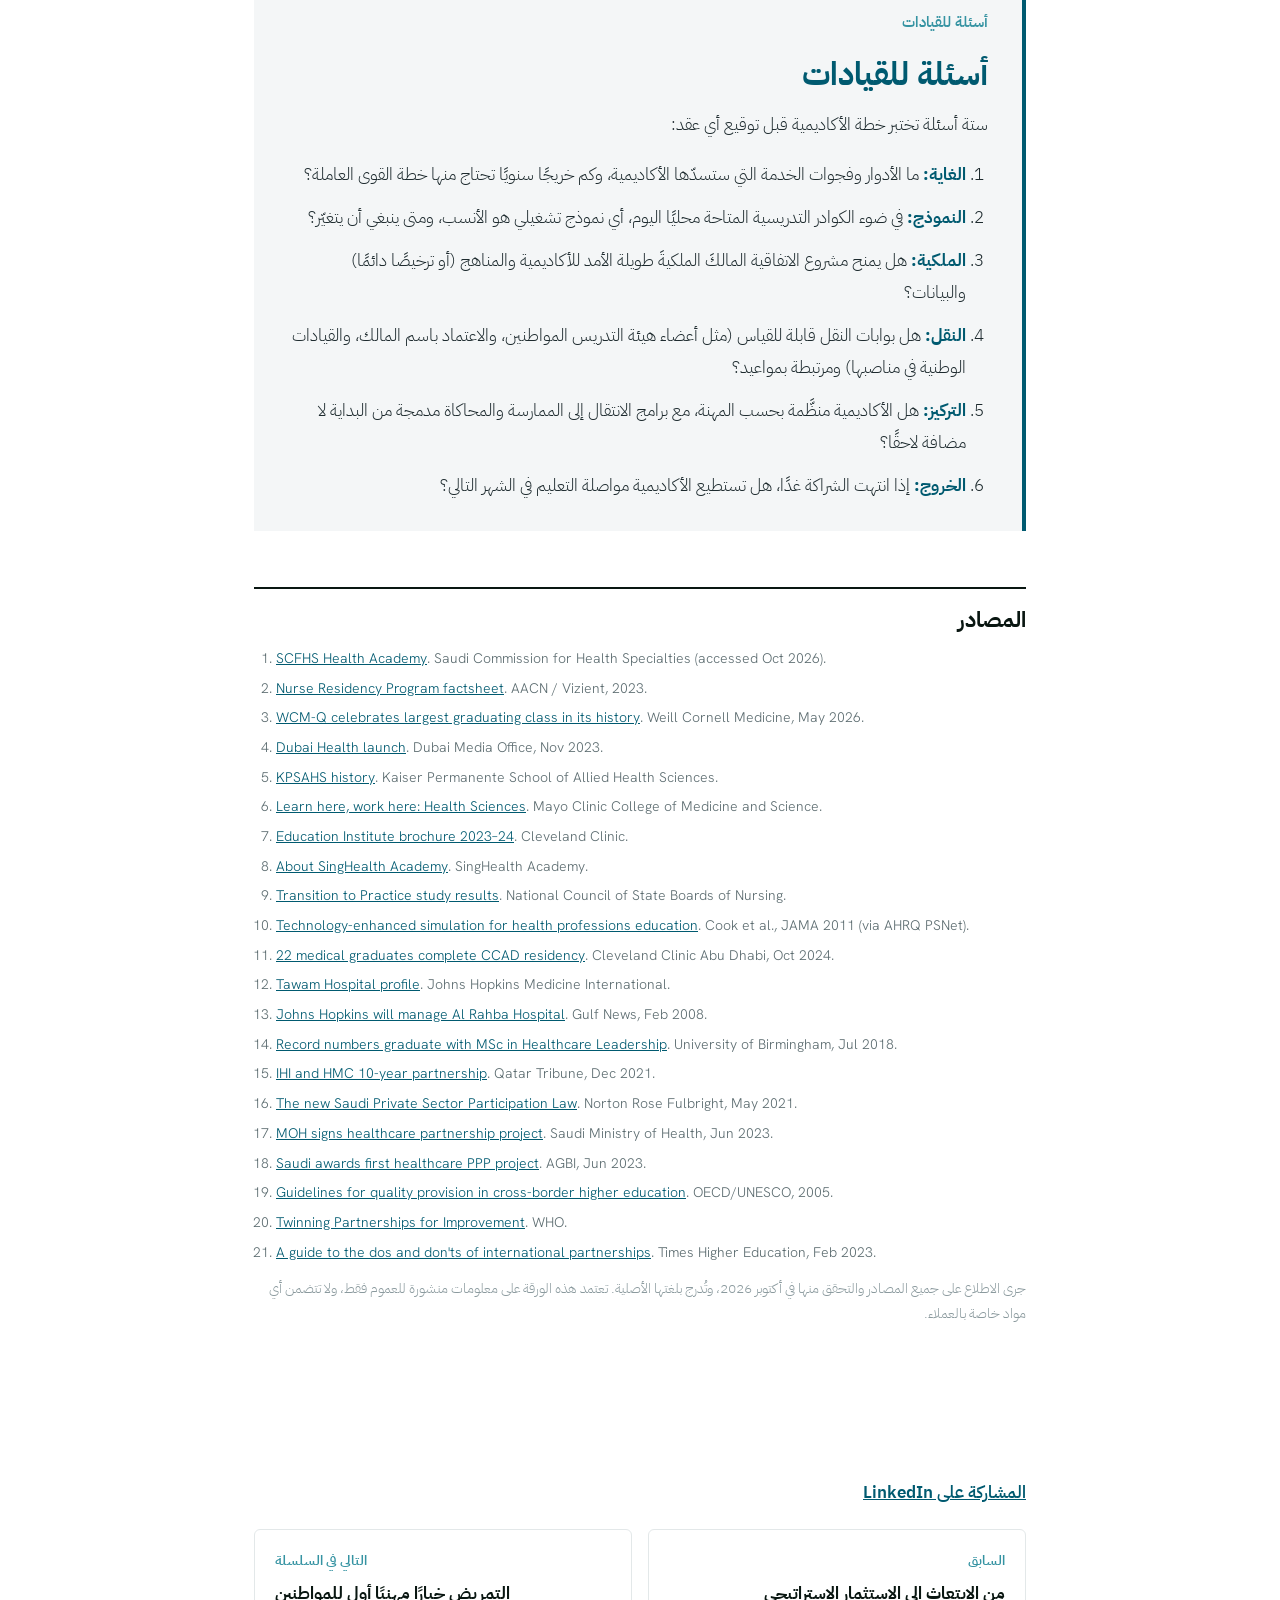
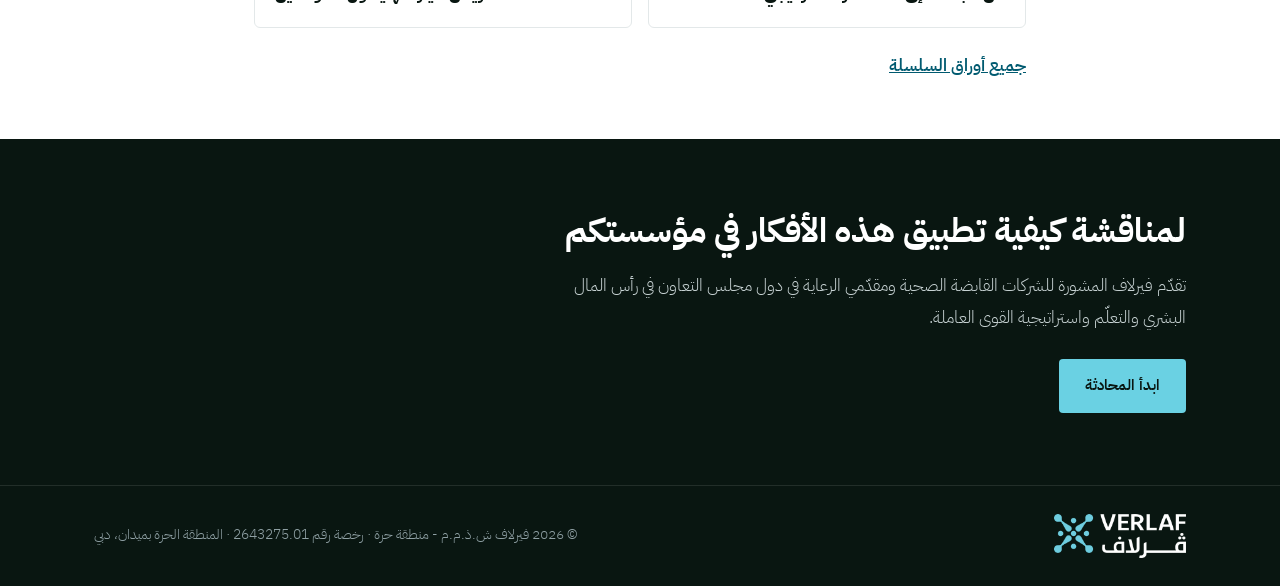
<file: ar/insights/academies-national-capability/index.html>
<!doctype html>
<html lang="ar" dir="rtl">
<head>
<meta charset="utf-8">
<meta name="viewport" content="width=device-width, initial-scale=1">
<title>أكاديميات تبني القدرات الوطنية: الإطلاق مع الشركاء، مع إبقاء المنصة وطنية | فيرلاف</title>
<meta name="description" content="الإطلاق مع الشركاء، مع إبقاء المنصة وطنية. الأكاديميات هي الوسيلة التي تحوّل بها المنظومات الصحية الإنفاقَ على التدريب إلى أصل وطني دائم.">
<link rel="canonical" href="https://verlaf.com/ar/insights/academies-national-capability/">
<link rel="alternate" hreflang="en" href="https://verlaf.com/insights/academies-national-capability/">
<link rel="alternate" hreflang="ar" href="https://verlaf.com/ar/insights/academies-national-capability/">
<meta property="og:title" content="أكاديميات تبني القدرات الوطنية: الإطلاق مع الشركاء، مع إبقاء المنصة وطنية | فيرلاف">
<meta property="og:description" content="الإطلاق مع الشركاء، مع إبقاء المنصة وطنية. الأكاديميات هي الوسيلة التي تحوّل بها المنظومات الصحية الإنفاقَ على التدريب إلى أصل وطني دائم.">
<meta property="og:url" content="https://verlaf.com/ar/insights/academies-national-capability/">
<meta property="og:type" content="article">
<meta property="og:locale" content="ar_AE">
<meta property="og:image" content="https://verlaf.com/assets/insights/og-academies-national-capability-ar.png">
<meta name="twitter:card" content="summary_large_image">
<link rel="icon" type="image/png" href="../../../assets/favicon.png">
<link rel="apple-touch-icon" href="../../../assets/apple-touch-icon.png">
<link rel="preconnect" href="https://fonts.googleapis.com">
<link rel="preconnect" href="https://fonts.gstatic.com" crossorigin>
<link href="https://fonts.googleapis.com/css2?family=IBM+Plex+Sans+Arabic:wght@300;400;600;700&family=Hanken+Grotesk:wght@400;600&display=swap" rel="stylesheet">
<link rel="stylesheet" href="../../../assets/style.css">
<link rel="stylesheet" href="../../../assets/insights.css">
</head>
<body class="insights-page">
<header>
  <div class="wrap nav">
    <a class="brand" href="../../" aria-label="فيرلاف - الصفحة الرئيسية"><img src="../../../assets/logo-ar-dark.png" alt="فيرلاف للاستشارات الإدارية" width="420" height="140"></a>
    <div class="nav-right">
      <ul id="menu"><li><a href="../../#about">من نحن</a></li><li><a href="../../#services">خدماتنا</a></li><li><a href="../../#approach">منهجيتنا</a></li><li><a href="../../insights/" aria-current="page">رؤى</a></li><li><a href="../../#contact" class="cta">تواصل معنا</a></li></ul>
      <a class="lang" href="../../../insights/academies-national-capability/" lang="en" hreflang="en">English</a>
      <button id="menu-btn" aria-label="فتح القائمة" aria-expanded="false">&#9776;</button>
    </div>
  </div>
</header>
<main id="top">
  <section class="article-hero">
    <img class="emblem" src="../../../assets/emblem-ice.png" alt="" aria-hidden="true">
    <div class="wrap">
      <p class="eyebrow"><a href="../">بناء القوى العاملة الصحية الوطنية</a> · الجزء <span dir="ltr">3 / 4</span></p>
      <h1>أكاديميات تبني <strong>القدرات الوطنية</strong></h1>
      <p class="sub">الإطلاق مع الشركاء، مع إبقاء المنصة وطنية</p>
      <p class="byline">حسين الأشمر · نوفمبر 2026 · 4 دقائق للقراءة</p>
      <div class="btns">
        <a class="btn btn-ice" href="../../../assets/insights/Verlaf_Academies_national_capability_AR.pdf" download>تحميل PDF</a>
        <a class="btn btn-line" href="../../../assets/insights/Verlaf_Academies_national_capability.pdf" download>النسخة الإنجليزية (PDF)</a>
      </div>
    </div>
  </section>
  <article class="wrap article-body">
    <p class="eyebrow">الملخص التنفيذي</p><p class="lead">الأكاديميات هي الوسيلة التي تحوّل بها المنظومات الصحية الإنفاقَ على التدريب إلى أصل وطني دائم. <strong>وأسرع طريق لإطلاق أكاديمية يكون غالبًا مع شريك متمرّس، أمّا ضمان استدامتها فيكون بإبقاء المناهج والملكية الفكرية والبيانات والملكية طويلة الأمد وطنيةً منذ اليوم الأول.</strong></p><div class="stats"><div class="stat"><div class="v" dir="ltr">40,000+</div><div class="l">متدرب التحقوا بالأكاديمية الصحية منذ 2017</div><div class="s">الهيئة السعودية للتخصصات الصحية <a href="#ref-1">[1]</a></div></div><div class="stat"><div class="v" dir="ltr">32,800+</div><div class="l">خريج من الأكاديمية الصحية عبر 78 برنامجًا</div><div class="s">الهيئة السعودية للتخصصات الصحية <a href="#ref-1">[1]</a></div></div><div class="stat"><div class="v" dir="ltr">87.2%</div><div class="l">معدل الاستبقاء في السنة الأولى لبرنامج الإقامة التمريضية، مقابل 67.2% وطنيًا (معلَن)</div><div class="s">AACN / Vizient <a href="#ref-2">[2]</a></div></div><div class="stat"><div class="v" dir="ltr">693</div><div class="l">طبيبًا تخرّجوا في وايل كورنيل للطب - قطر منذ 2008</div><div class="s">وايل كورنيل للطب <a href="#ref-3">[3]</a></div></div></div><p>تبني دول مجلس التعاون بالفعل على نطاق المنظومة. فالأكاديمية الصحية التابعة للهيئة السعودية للتخصصات الصحية، التي تأسست عام 2017، استقطبت أكثر من 40,000 متدرب وخرّجت أكثر من 32,800 عبر 78 برنامجًا، وتعمل مع 388 شريكًا تدريبيًا و458 شريكًا في التوظيف.<sup class="ref"><a href="#ref-1" aria-label="Source 1">1</a></sup> وجمعت «دبي الصحية» جامعةً ومؤسسةً خيرية وستة مستشفيات في منظومة صحية أكاديمية واحدة.<sup class="ref"><a href="#ref-4" aria-label="Source 4">4</a></sup> ولم يعد السؤال هو ما إذا كان ينبغي بناء الأكاديميات، بل كيف يُنظَّم دور الشركاء حول منصات وطنية بحيث تبقى القدرات في الداخل.</p><h2>لماذا الأكاديميات: ما تُظهره المنظومات الرائدة والأدلة</h2><p>تدرّب المنظومات الصحية الرائدة عالميًا كوادرها على نطاق واسع، عبر مؤسسات مخصصة لا عبر دورات متفرقة:</p><ul class="callouts"><li><strong>كايزر برماننت</strong> أسست مدرستها للعلوم الصحية المساندة عام 1989، وأضافت على مدى العقود التالية برامج في التصوير بالموجات فوق الصوتية والطب النووي والعلاج الإشعاعي والمساعدة الطبية.<sup class="ref"><a href="#ref-5" aria-label="Source 5">5</a></sup></li><li><strong>مايو كلينك</strong> تضم مدرستها للعلوم الصحية أكثر من 1,600 طالب في أكثر من 200 برنامج، ضمن كلية تضم خمس مدارس.<sup class="ref"><a href="#ref-6" aria-label="Source 6">6</a></sup></li><li><strong>كليفلاند كلينك</strong> يسجّل معهدها للتعليم أكثر من 3.5 مليون لقاء تعليمي سنويًا لأكثر من 80,000 من العاملين.<sup class="ref"><a href="#ref-7" aria-label="Source 7">7</a></sup></li><li><strong>أكاديمية سينغهيلث</strong> في سنغافورة منظَّمة في ست كليات بحسب المهنة (التمريض، والعلوم الصحية المساندة، والطب السريري، وطب الأسنان، وإدارة الرعاية الصحية وقيادتها، وهندسة الرعاية الصحية)، إضافة إلى معهد للمحاكاة.<sup class="ref"><a href="#ref-8" aria-label="Source 8">8</a></sup></li></ul><p>وتميل الأدلة إلى الأكاديميات التي تركّز على مهن محدَّدة وعلى مرحلة الانتقال إلى الممارسة. فقد بلغ معدل الاستبقاء في السنة الأولى <strong>87.2%</strong> بين الممرضين حديثي التخرج في برنامج الإقامة التمريضية لدى «فيزيِنت» والجمعية الأمريكية لكليات التمريض، مقابل متوسط وطني معلَن قدره 67.2%.<sup class="ref"><a href="#ref-2" aria-label="Source 2">2</a></sup> ووجدت دراسة عشوائية متعددة المواقع أنّ برامج الانتقال إلى الممارسة تنجح أكثر حين تحظى بدعم الإدارة العليا، وتعتمد على مشرفين سريريين مدرَّبين، وتمتد بين 9 و12 شهرًا، وتقدّم محتوى مكيَّفًا للتخصص.<sup class="ref"><a href="#ref-9" aria-label="Source 9">9</a></sup> كما وجد تحليل تلوي لـ609 دراسات أنّ التدريب بالمحاكاة، مقارنة بعدم التدريب، له آثار كبيرة على المعارف والمهارات وآثار متوسطة على نتائج المرضى.<sup class="ref"><a href="#ref-10" aria-label="Source 10">10</a></sup></p><p>وتخرّج البرامج الإقليمية القائمة على الشراكات كوادر وطنية بالفعل. ففي عام 2024 كان 20 من أصل 22 طبيبًا مقيمًا ومتدربًا تخرّجوا في «كليفلاند كلينك أبوظبي» من المواطنين الإماراتيين،<sup class="ref"><a href="#ref-11" aria-label="Source 11">11</a></sup> وخرّجت «وايل كورنيل للطب - قطر» 693 طبيبًا منذ أول دفعة لها عام 2008.<sup class="ref"><a href="#ref-3" aria-label="Source 3">3</a></sup></p><h2>أربعة نماذج تشغيلية</h2><p>لا يوجد نموذج واحد صحيح؛ فالاختيار يعتمد على سرعة الإطلاق المطلوبة، وحجم الكادر التدريسي المتوافر محليًا، ومقدار السيطرة التي يحتاجها المالك منذ البداية.</p><div class="table-wrap"><table><thead><tr><th scope="col">النموذج</th><th scope="col">آلية العمل</th><th scope="col">مثال</th><th scope="col">نقطة القوة الرئيسية</th><th scope="col">ما يجب إدارته</th></tr></thead><tbody><tr><td>البناء والتملّك</td><td>يصمّم المالك الوطني الأكاديمية ويزوّدها بالكوادر ويشغّلها</td><td>الأكاديمية الصحية (الهيئة السعودية للتخصصات الصحية)؛<sup class="ref"><a href="#ref-1" aria-label="Source 1">1</a></sup> أكاديمية سينغهيلث<sup class="ref"><a href="#ref-8" aria-label="Source 8">8</a></sup></td><td>سيطرة كاملة على العلامة والمحتوى والبيانات</td><td>انطلاقة أبطأ؛ وحاجة إلى كوادر تدريسية رفيعة منذ اليوم الأول</td></tr><tr><td>تشغيل الشريك ثم النقل</td><td>يشغّل شريكٌ الأكاديميةَ أو المستشفى لفترة ثم يسلّمها</td><td>جونز هوبكنز في مستشفى توام: إدارة اعتبارًا من 2006، واليوم شراكة لبناء القدرات<sup class="ref"><a href="#ref-12" aria-label="Source 12">12</a>, <a href="#ref-13" aria-label="Source 13">13</a></sup></td><td>السرعة وأنظمة مجرَّبة</td><td>يجب تضمين شروط النقل منذ البداية</td></tr><tr><td>علامة وطنية وتنفيذ من الشريك</td><td>يملك المالك العلامة والشهادة، وينفّذ الشركاء المتعاقدون</td><td>أكاديمية القيادة في هيئة الخدمات الصحية الوطنية البريطانية: 1,309 خريجين في الماجستير، بتنفيذ تحالف تقوده «كي بي إم جي»<sup class="ref"><a href="#ref-14" aria-label="Source 14">14</a></sup></td><td>تبقى العلامة والشهادة وطنيتين</td><td>الاعتماد على تجديد العقود</td></tr><tr><td>الشراكة المؤسسية</td><td>شراكة طويلة الأمد بين مؤسسات، غالبًا بتمويل مشترك</td><td>معهد حمد لجودة الرعاية الصحية مع معهد تحسين الرعاية الصحية على مدى 10 سنوات<sup class="ref"><a href="#ref-15" aria-label="Source 15">15</a></sup></td><td>مرجعية جودة عالمية المستوى</td><td>الوضوح بشأن الشهادات والملكية الفكرية والبحث منذ البداية</td></tr></tbody></table></div><p>ويمكن الجمع بين النماذج بمرور الوقت. وفي أقوى الأمثلة، يساعد الشريك في الإطلاق ثم تصبح المؤسسة الوطنية مالكةً للمنصة. وأصبح في المملكة العربية السعودية مسار نظامي لمثل هذه الترتيبات؛ إذ دخل نظام التخصيص حيز التنفيذ في يوليو 2021، ويتولى المركز الوطني للتخصيص إدارته.<sup class="ref"><a href="#ref-16" aria-label="Source 16">16</a></sup> وفي عام 2023 أرست وزارة الصحة واحدًا من أوائل مشروعات الشراكة بين القطاعين العام والخاص في القطاع الصحي بالمملكة، وهو عقد للأشعة مدته عشر سنوات أُعدّ بالتعاون مع المركز الوطني للتخصيص.<sup class="ref"><a href="#ref-17" aria-label="Source 17">17</a>, <a href="#ref-18" aria-label="Source 18">18</a></sup></p><h2>ما يقدّمه الشركاء، وما يبقى وطنيًا</h2><p>يقدّم الشريك الجيد ما يستغرق بناؤه سنوات: مناهج مجرَّبة، وكوادر تدريسية متمرّسة، وخبرة في الاعتماد الأكاديمي، وخبرة في المحاكاة، وسمعة دولية. وهذه أمور تستحق الاستثمار فيها. أمّا ما لا ينبغي للمالك التخلي عنه فهو المنصة ذاتها.</p><p>وتشير الممارسات الدولية إلى الاتجاه نفسه. فإرشادات منظمة التعاون الاقتصادي والتنمية واليونسكو بشأن التعليم العابر للحدود تدعو مقدّمي التعليم الأجانب إلى احترام منظومة ضمان الجودة والاعتماد في الدولة المستضيفة،<sup class="ref"><a href="#ref-19" aria-label="Source 19">19</a></sup> ويؤكد نموذج «شراكات التوأمة» لدى منظمة الصحة العالمية على التطوير المشترك ونشر التعلّم في أرجاء المنظومة الوطنية.<sup class="ref"><a href="#ref-20" aria-label="Source 20">20</a></sup> وينصح مديرو الشراكات المتمرّسون بحسم مسائل الملكية الفكرية واستكمال تعليم الطلبة الملتحقين والخروج منذ البداية، والدخول في الشراكة «مع توقّع انتهائها».<sup class="ref"><a href="#ref-21" aria-label="Source 21">21</a></sup></p><p>ونوصي بستة شروط أساسية لأي شراكة لإنشاء أكاديمية:</p><ol class="numbered"><li><span class="k">1</span><div><strong>العلامة قرار مدروس.</strong> قد يفيد اسم الشريك عند الإطلاق، لكن ينبغي أن تملك المؤسسة الوطنية الأكاديمية وشهادتها على المدى الطويل.</div></li><li><span class="k">2</span><div><strong>المناهج والملكية الفكرية مملوكة أو مرخَّصة ترخيصًا دائمًا.</strong> تبقى المواد المطوَّرة للأكاديمية قابلة للاستخدام بعد انتهاء الشراكة.</div></li><li><span class="k">3</span><div><strong>البيانات تبقى لدى المالك.</strong> بيانات المتعلمين والتقييم والنتائج مملوكة للمؤسسة الوطنية، وتُحفظ وفق أنظمة البيانات الوطنية.</div></li><li><span class="k">4</span><div><strong>نقل القدرات منصوص عليه تعاقديًا ومرتبط بمراحل.</strong> ومن أمثلة ذلك نسبة أعضاء هيئة التدريس المواطنين، والاعتماد باسم المالك، وتولّي قيادات وطنية المناصب الرئيسية في مواعيد محدَّدة.</div></li><li><span class="k">5</span><div><strong>التخطيط للخروج منذ اليوم الأول.</strong> يُتفَق قبل الإطلاق على استكمال تعليم الطلبة الملتحقين، وتسليم الأنظمة، وحماية المتعلمين.</div></li><li><span class="k">6</span><div><strong>الشروط التجارية لا تقيّد المالك.</strong> تجنّب الحصرية المفتوحة وضمانات الإيرادات المدعومة من الدولة التي تمتد إلى ما بعد النقل.</div></li></ol><h2>من الإطلاق إلى النقل</h2><figure class="exhibit"><figcaption><strong>يُطلق الشريك الأكاديمية، وتصبح المؤسسة الوطنية مالكةً للمنصة</strong><span>خارطة طريق الشراكة: ثلاث مراحل، وبوابات نقل يُتفق عليها عند توقيع العقد</span></figcaption><div class="svg-wrap"><svg role="img" aria-label="يُطلق الشريك الأكاديمية، وتصبح المؤسسة الوطنية مالكةً للمنصة" viewBox="0 0 680 262" xmlns="http://www.w3.org/2000/svg"><defs><marker id="ah3" viewBox="0 0 10 10" refX="8" refY="5" markerWidth="7" markerHeight="7" orient="auto-start-reverse"><path d="M0,0 L10,5 L0,10 z" fill="#3593A2"/></marker><marker id="ahd3" viewBox="0 0 10 10" refX="8" refY="5" markerWidth="7" markerHeight="7" orient="auto-start-reverse"><path d="M0,0 L10,5 L0,10 z" fill="#005A70"/></marker><linearGradient id="gr3" x1="0" x2="1"><stop offset="0" stop-color="#005A70"/><stop offset="1" stop-color="#6AD1E3"/></linearGradient></defs><rect x="464" y="10" width="216" height="150" fill="#F4F8F9"/><rect x="464" y="10" width="216" height="3.5" fill="#6AD1E3"/><text x="666.0" y="34.0" font-size="10" font-family="inherit" font-weight="700" fill="#3593A2" text-anchor="start" direction="rtl" >المرحلة 1</text><text x="666.0" y="56.0" font-size="15" font-family="inherit" font-weight="700" fill="#005A70" text-anchor="start" direction="rtl" >الإطلاق</text><rect x="660" y="79" width="6" height="6" fill="#6AD1E3"/><text x="653.0" y="86.0" font-size="11.5" font-family="inherit" font-weight="400" fill="#091611" text-anchor="start" direction="rtl" >الشريك يقود التنفيذ</text><rect x="660" y="103" width="6" height="6" fill="#6AD1E3"/><text x="653.0" y="110.0" font-size="11.5" font-family="inherit" font-weight="400" fill="#091611" text-anchor="start" direction="rtl" >الكوادر الوطنية تشارك في التدريس</text><rect x="660" y="127" width="6" height="6" fill="#6AD1E3"/><text x="653.0" y="134.0" font-size="11.5" font-family="inherit" font-weight="400" fill="#091611" text-anchor="start" direction="rtl" >المالك يملك العلامة والبيانات</text><rect x="232" y="10" width="216" height="150" fill="#E3F1F4"/><rect x="232" y="10" width="216" height="3.5" fill="#6AD1E3"/><text x="434.0" y="34.0" font-size="10" font-family="inherit" font-weight="700" fill="#3593A2" text-anchor="start" direction="rtl" >المرحلة 2</text><text x="434.0" y="56.0" font-size="15" font-family="inherit" font-weight="700" fill="#005A70" text-anchor="start" direction="rtl" >التنفيذ المشترك</text><rect x="428" y="79" width="6" height="6" fill="#6AD1E3"/><text x="421.0" y="86.0" font-size="11.5" font-family="inherit" font-weight="400" fill="#091611" text-anchor="start" direction="rtl" >تنفيذ وحوكمة مشتركان</text><rect x="428" y="103" width="6" height="6" fill="#6AD1E3"/><text x="421.0" y="110.0" font-size="11.5" font-family="inherit" font-weight="400" fill="#091611" text-anchor="start" direction="rtl" >الكوادر الوطنية تقود وحدات</text><rect x="428" y="127" width="6" height="6" fill="#6AD1E3"/><text x="421.0" y="134.0" font-size="11.5" font-family="inherit" font-weight="400" fill="#091611" text-anchor="start" direction="rtl" >المناهج مرخَّصة للمالك</text><rect x="0" y="10" width="216" height="150" fill="#005A70"/><rect x="0" y="10" width="216" height="3.5" fill="#6AD1E3"/><text x="202.0" y="34.0" font-size="10" font-family="inherit" font-weight="700" fill="#6AD1E3" text-anchor="start" direction="rtl" >المرحلة 3</text><text x="202.0" y="56.0" font-size="15" font-family="inherit" font-weight="700" fill="#fff" text-anchor="start" direction="rtl" >القيادة الوطنية</text><rect x="196" y="79" width="6" height="6" fill="#6AD1E3"/><text x="189.0" y="86.0" font-size="11.5" font-family="inherit" font-weight="400" fill="#e3f4f7" text-anchor="start" direction="rtl" >المؤسسة الوطنية تقود</text><rect x="196" y="103" width="6" height="6" fill="#6AD1E3"/><text x="189.0" y="110.0" font-size="11.5" font-family="inherit" font-weight="400" fill="#e3f4f7" text-anchor="start" direction="rtl" >الشريك يقدّم المشورة في الجودة</text><rect x="196" y="127" width="6" height="6" fill="#6AD1E3"/><text x="189.0" y="134.0" font-size="11.5" font-family="inherit" font-weight="400" fill="#e3f4f7" text-anchor="start" direction="rtl" >الاعتماد باسم المالك</text><line x1="456" y1="10" x2="456" y2="166" stroke="#005A70" stroke-width="1.2" stroke-dasharray="3 3"/><rect x="450" y="160" width="12" height="12" fill="#005A70" transform="rotate(45 456 166)"/><text x="456.0" y="192.0" font-size="11" font-family="inherit" font-weight="700" fill="#005A70" text-anchor="middle" direction="rtl" >بوابة: جاهزية الكادر التدريسي</text><line x1="224" y1="10" x2="224" y2="166" stroke="#005A70" stroke-width="1.2" stroke-dasharray="3 3"/><rect x="218" y="160" width="12" height="12" fill="#005A70" transform="rotate(45 224 166)"/><text x="224.0" y="192.0" font-size="11" font-family="inherit" font-weight="700" fill="#005A70" text-anchor="middle" direction="rtl" >بوابة: الحصول على الاعتماد</text><rect x="30" y="210" width="650" height="9" fill="url(#gr3)"/><path d="M30,203 L8,214.5 L30,226 z" fill="#005A70"/><text x="340.0" y="248.0" font-size="12.5" font-family="inherit" font-weight="700" fill="#005A70" text-anchor="middle" direction="rtl" >تنتقل القدرات والسيطرة تدريجيًا إلى المالك الوطني</text></svg></div><p class="fig-src">المصدر: خلاصة من فيرلاف للنماذج التشغيلية وإرشادات الشراكة المذكورة في هذه الورقة. توضيحية.</p></figure><p>تنتهي كل مرحلة ببوابة يُتفق عليها عند توقيع العقد، بحيث يعتمد النقل على الأدلة لا على إعادة التفاوض. وتبيّن علاقة جونز هوبكنز بمستشفى توام الوضعَ النهائي: من تشغيل المستشفى إلى دعم القدرات التخصصية، مثل مركز تميّز للأورام وبرنامج زمالة في طب الأورام.<sup class="ref"><a href="#ref-12" aria-label="Source 12">12</a></sup></p><blockquote class="pull">يساعد الشريك في الإطلاق، <span>وتملك المؤسسة الوطنية المنصة.</span></blockquote><section class="questions"><p class="eyebrow">أسئلة للقيادات</p><h2>أسئلة للقيادات</h2><p>ستة أسئلة تختبر خطة الأكاديمية قبل توقيع أي عقد:</p><ol><li><strong>الغاية:</strong> ما الأدوار وفجوات الخدمة التي ستسدّها الأكاديمية، وكم خريجًا سنويًا تحتاج منها خطة القوى العاملة؟</li><li><strong>النموذج:</strong> في ضوء الكوادر التدريسية المتاحة محليًا اليوم، أي نموذج تشغيلي هو الأنسب، ومتى ينبغي أن يتغيّر؟</li><li><strong>الملكية:</strong> هل يمنح مشروع الاتفاقية المالكَ الملكيةَ طويلة الأمد للأكاديمية والمناهج (أو ترخيصًا دائمًا) والبيانات؟</li><li><strong>النقل:</strong> هل بوابات النقل قابلة للقياس (مثل أعضاء هيئة التدريس المواطنين، والاعتماد باسم المالك، والقيادات الوطنية في مناصبها) ومرتبطة بمواعيد؟</li><li><strong>التركيز:</strong> هل الأكاديمية منظَّمة بحسب المهنة، مع برامج الانتقال إلى الممارسة والمحاكاة مدمجة من البداية لا مضافة لاحقًا؟</li><li><strong>الخروج:</strong> إذا انتهت الشراكة غدًا، هل تستطيع الأكاديمية مواصلة التعليم في الشهر التالي؟</li></ol></section>
    <section class="sources" aria-labelledby="src-h">
      <h2 id="src-h">المصادر</h2>
      <ol dir="ltr" lang="en"><li id="ref-1"><a href="https://scfhs.org.sa/index%2ephp/en/node/2042" rel="noopener" target="_blank">SCFHS Health Academy</a>. Saudi Commission for Health Specialties (accessed Oct 2026).</li><li id="ref-2"><a href="https://www.aacnnursing.org/Portals/0/PDFs/NRP/Nurse-Residency-Program.pdf" rel="noopener" target="_blank">Nurse Residency Program factsheet</a>. AACN / Vizient, 2023.</li><li id="ref-3"><a href="https://news.weill.cornell.edu/news/2026/05/wcm-q-celebrates-largest-graduating-class-in-its-history" rel="noopener" target="_blank">WCM-Q celebrates largest graduating class in its history</a>. Weill Cornell Medicine, May 2026.</li><li id="ref-4"><a href="https://mediaoffice.ae/en/news/2023/November/11-11/Dubai-Health" rel="noopener" target="_blank">Dubai Health launch</a>. Dubai Media Office, Nov 2023.</li><li id="ref-5"><a href="https://kpsahs.edu/history" rel="noopener" target="_blank">KPSAHS history</a>. Kaiser Permanente School of Allied Health Sciences.</li><li id="ref-6"><a href="https://college.mayo.edu/learn-here-work-here-health-sciences/" rel="noopener" target="_blank">Learn here, work here: Health Sciences</a>. Mayo Clinic College of Medicine and Science.</li><li id="ref-7"><a href="https://my.clevelandclinic.org/-/scassets/files/org/education/education-institute-brochure-2023-24.pdf" rel="noopener" target="_blank">Education Institute brochure 2023–24</a>. Cleveland Clinic.</li><li id="ref-8"><a href="https://singhealthacademy.edu.sg/about-us" rel="noopener" target="_blank">About SingHealth Academy</a>. SingHealth Academy.</li><li id="ref-9"><a href="https://www.ncsbn.org/study-results" rel="noopener" target="_blank">Transition to Practice study results</a>. National Council of State Boards of Nursing.</li><li id="ref-10"><a href="https://psnet.ahrq.gov/issue/technology-enhanced-simulation-health-professions-education-systematic-review-and-meta" rel="noopener" target="_blank">Technology-enhanced simulation for health professions education</a>. Cook et al., JAMA 2011 (via AHRQ PSNet).</li><li id="ref-11"><a href="https://www.clevelandclinicabudhabi.ae/media-center/news/22-medical-graduates-complete-cleveland-clinic-abu-dhabi-s-prestigious-residency" rel="noopener" target="_blank">22 medical graduates complete CCAD residency</a>. Cleveland Clinic Abu Dhabi, Oct 2024.</li><li id="ref-12"><a href="https://www.hopkinsmedicine.org/international/health-care-consulting/emea/tawam-hospital" rel="noopener" target="_blank">Tawam Hospital profile</a>. Johns Hopkins Medicine International.</li><li id="ref-13"><a href="https://gulfnews.com/uae/health/johns-hopkins-will-manage-al-rahba-hospital-1.85721" rel="noopener" target="_blank">Johns Hopkins will manage Al Rahba Hospital</a>. Gulf News, Feb 2008.</li><li id="ref-14"><a href="https://www.birmingham.ac.uk/news/2018/record-numbers-of-healthcare-staff-graduate-with-an-msc-in-healthcare-leadership" rel="noopener" target="_blank">Record numbers graduate with MSc in Healthcare Leadership</a>. University of Birmingham, Jul 2018.</li><li id="ref-15"><a href="https://www.qatar-tribune.com/article/226296/NATION/IHI-president-visits-HMC-to-commemorate-10-year-partnership-in-quality-improvement" rel="noopener" target="_blank">IHI and HMC 10-year partnership</a>. Qatar Tribune, Dec 2021.</li><li id="ref-16"><a href="https://nortonrosefulbright.com/en/knowledge/publications/0cb2c59a/the-new-saudi-arabian-private-sector-participation-law-top-ten-considerations" rel="noopener" target="_blank">The new Saudi Private Sector Participation Law</a>. Norton Rose Fulbright, May 2021.</li><li id="ref-17"><a href="https://www.moh.gov.sa/en/ministry/mediacenter/news/pages/news-2023-06-10-001.aspx" rel="noopener" target="_blank">MOH signs healthcare partnership project</a>. Saudi Ministry of Health, Jun 2023.</li><li id="ref-18"><a href="https://www.agbi.com/health/2023/06/saudi-awards-first-healthcare-ppp-project/" rel="noopener" target="_blank">Saudi awards first healthcare PPP project</a>. AGBI, Jun 2023.</li><li id="ref-19"><a href="https://legalinstruments.oecd.org/public/doc/142/body-text.en.html" rel="noopener" target="_blank">Guidelines for quality provision in cross-border higher education</a>. OECD/UNESCO, 2005.</li><li id="ref-20"><a href="https://www.who.int/initiatives/twinning-partnerships-for-improvement" rel="noopener" target="_blank">Twinning Partnerships for Improvement</a>. WHO.</li><li id="ref-21"><a href="https://www.timeshighereducation.com/campus/guide-dos-and-donts-international-partnerships" rel="noopener" target="_blank">A guide to the dos and don&#x27;ts of international partnerships</a>. Times Higher Education, Feb 2023.</li></ol>
      <p class="note">جرى الاطلاع على جميع المصادر والتحقق منها في أكتوبر 2026، وتُدرج بلغتها الأصلية. تعتمد هذه الورقة على معلومات منشورة للعموم فقط، ولا تتضمن أي مواد خاصة بالعملاء.</p>
    </section>
    <p class="share"><a href="https://www.linkedin.com/sharing/share-offsite/?url=https%3A%2F%2Fverlaf.com%2Far%2Finsights%2Facademies-national-capability%2F" target="_blank" rel="noopener">المشاركة على LinkedIn</a></p>
    <nav class="series-nav" aria-label="جميع أوراق السلسلة"><a class="sn prev" href="../scholarships-to-strategic-investment/"><span>السابق</span><strong>من الابتعاث إلى الاستثمار الاستراتيجي</strong></a><a class="sn next" href="../nursing-first-choice-career/"><span>التالي في السلسلة</span><strong>التمريض خيارًا مهنيًا أول للمواطنين</strong></a></nav>
    <p class="all"><a href="../">جميع أوراق السلسلة</a></p>
  </article>
  <section class="article-cta">
    <div class="wrap">
      <h2>لمناقشة كيفية تطبيق هذه الأفكار في مؤسستكم</h2>
      <p>تقدّم فيرلاف المشورة للشركات القابضة الصحية ومقدّمي الرعاية في دول مجلس التعاون في رأس المال البشري والتعلّم واستراتيجية القوى العاملة.</p>
      <a class="btn btn-ice" href="mailto:hussein.alashmar@verlaf.com?subject=Verlaf%20Insights">ابدأ المحادثة</a>
    </div>
  </section>
</main>
<script type="application/ld+json">{"@context": "https://schema.org", "@type": "Article", "headline": "أكاديميات تبني القدرات الوطنية: الإطلاق مع الشركاء، مع إبقاء المنصة وطنية", "inLanguage": "ar", "author": {"@type": "Person", "name": "حسين الأشمر"}, "publisher": {"@type": "Organization", "name": "Verlaf", "url": "https://verlaf.com"}, "isPartOf": {"@type": "CreativeWorkSeries", "name": "بناء القوى العاملة الصحية الوطنية"}, "url": "https://verlaf.com/ar/insights/academies-national-capability/", "image": "https://verlaf.com/assets/insights/og-academies-national-capability-ar.png"}</script>
<footer>
  <div class="wrap">
    <img src="../../../assets/logo-ar-light.png" alt="فيرلاف" width="420" height="140">
    <span>© <span id="yr">2026</span> فيرلاف ش.ذ.م.م - منطقة حرة · رخصة رقم <span class="ltr">2643275.01</span> · المنطقة الحرة بميدان، دبي</span>
  </div>
</footer>
<script src="../../../assets/site.js"></script>
<script src="../../../assets/insights.js"></script>
</body>
</html>
</file>
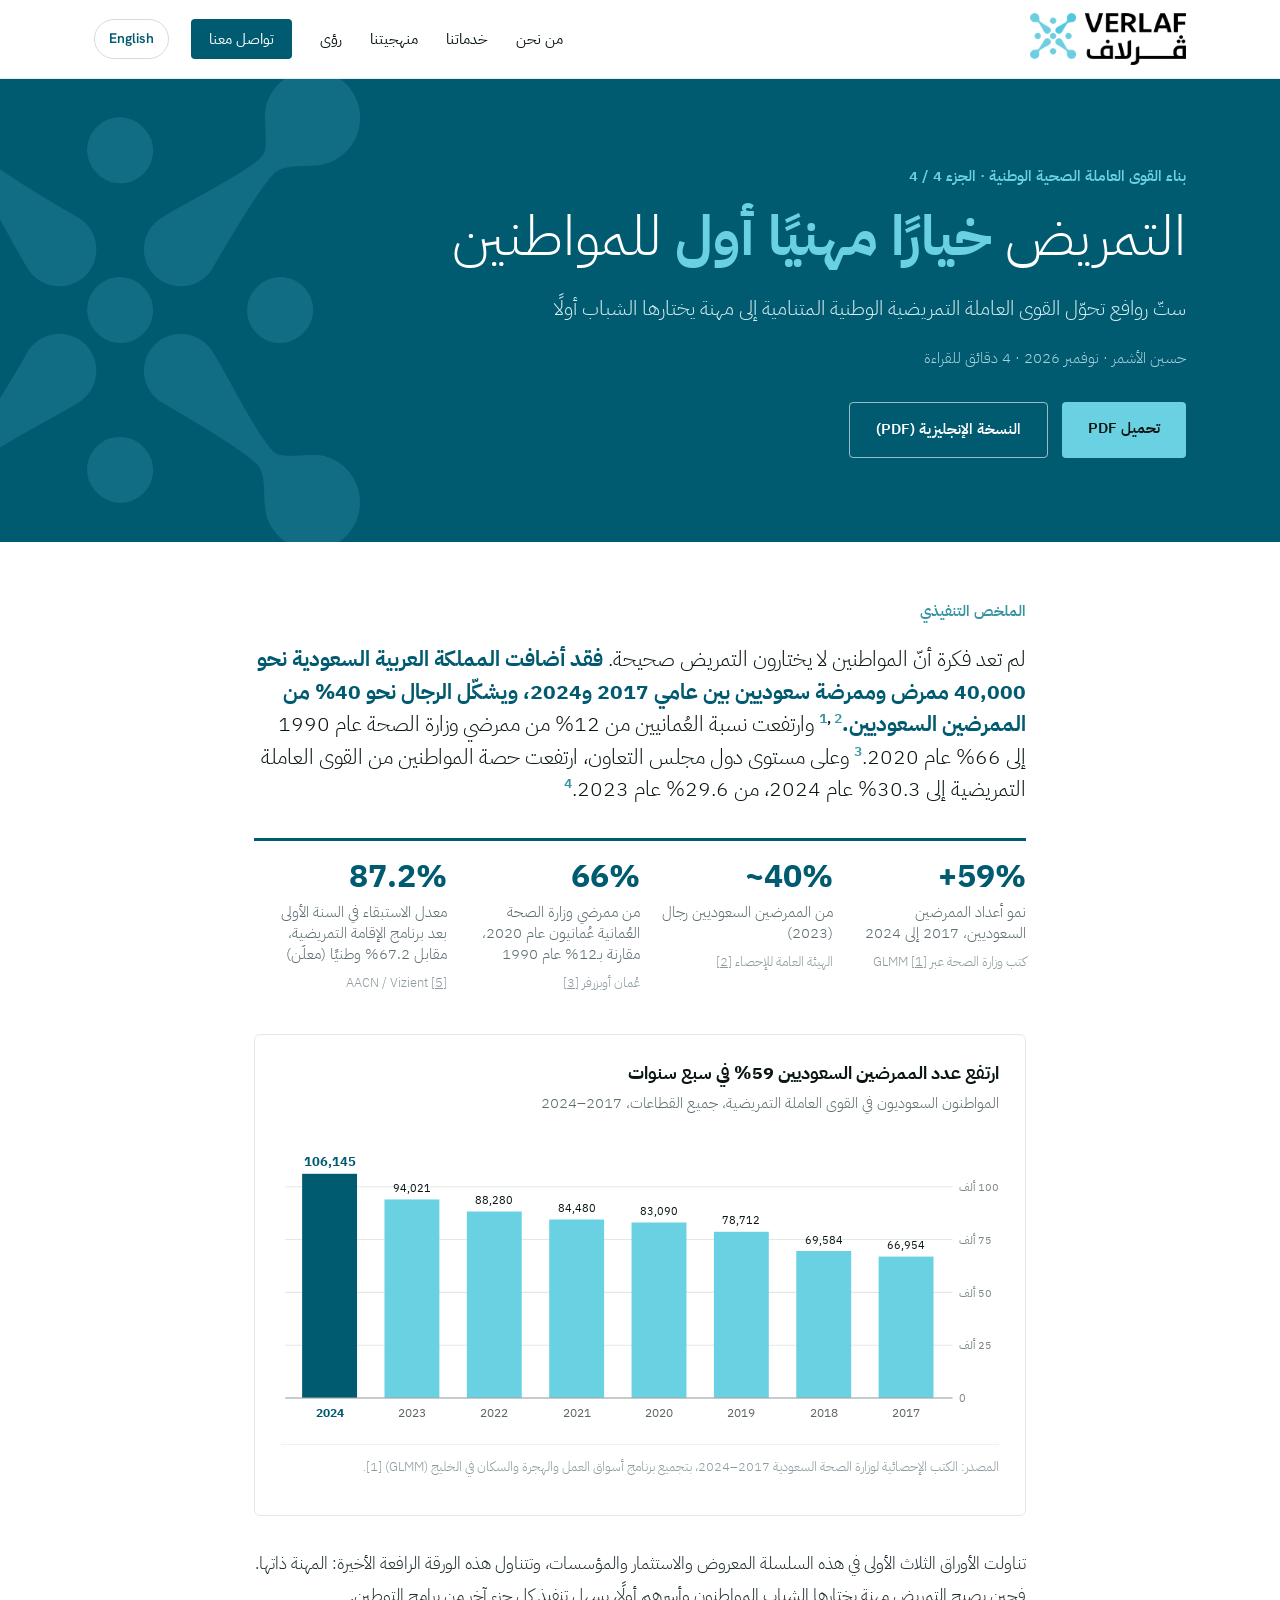
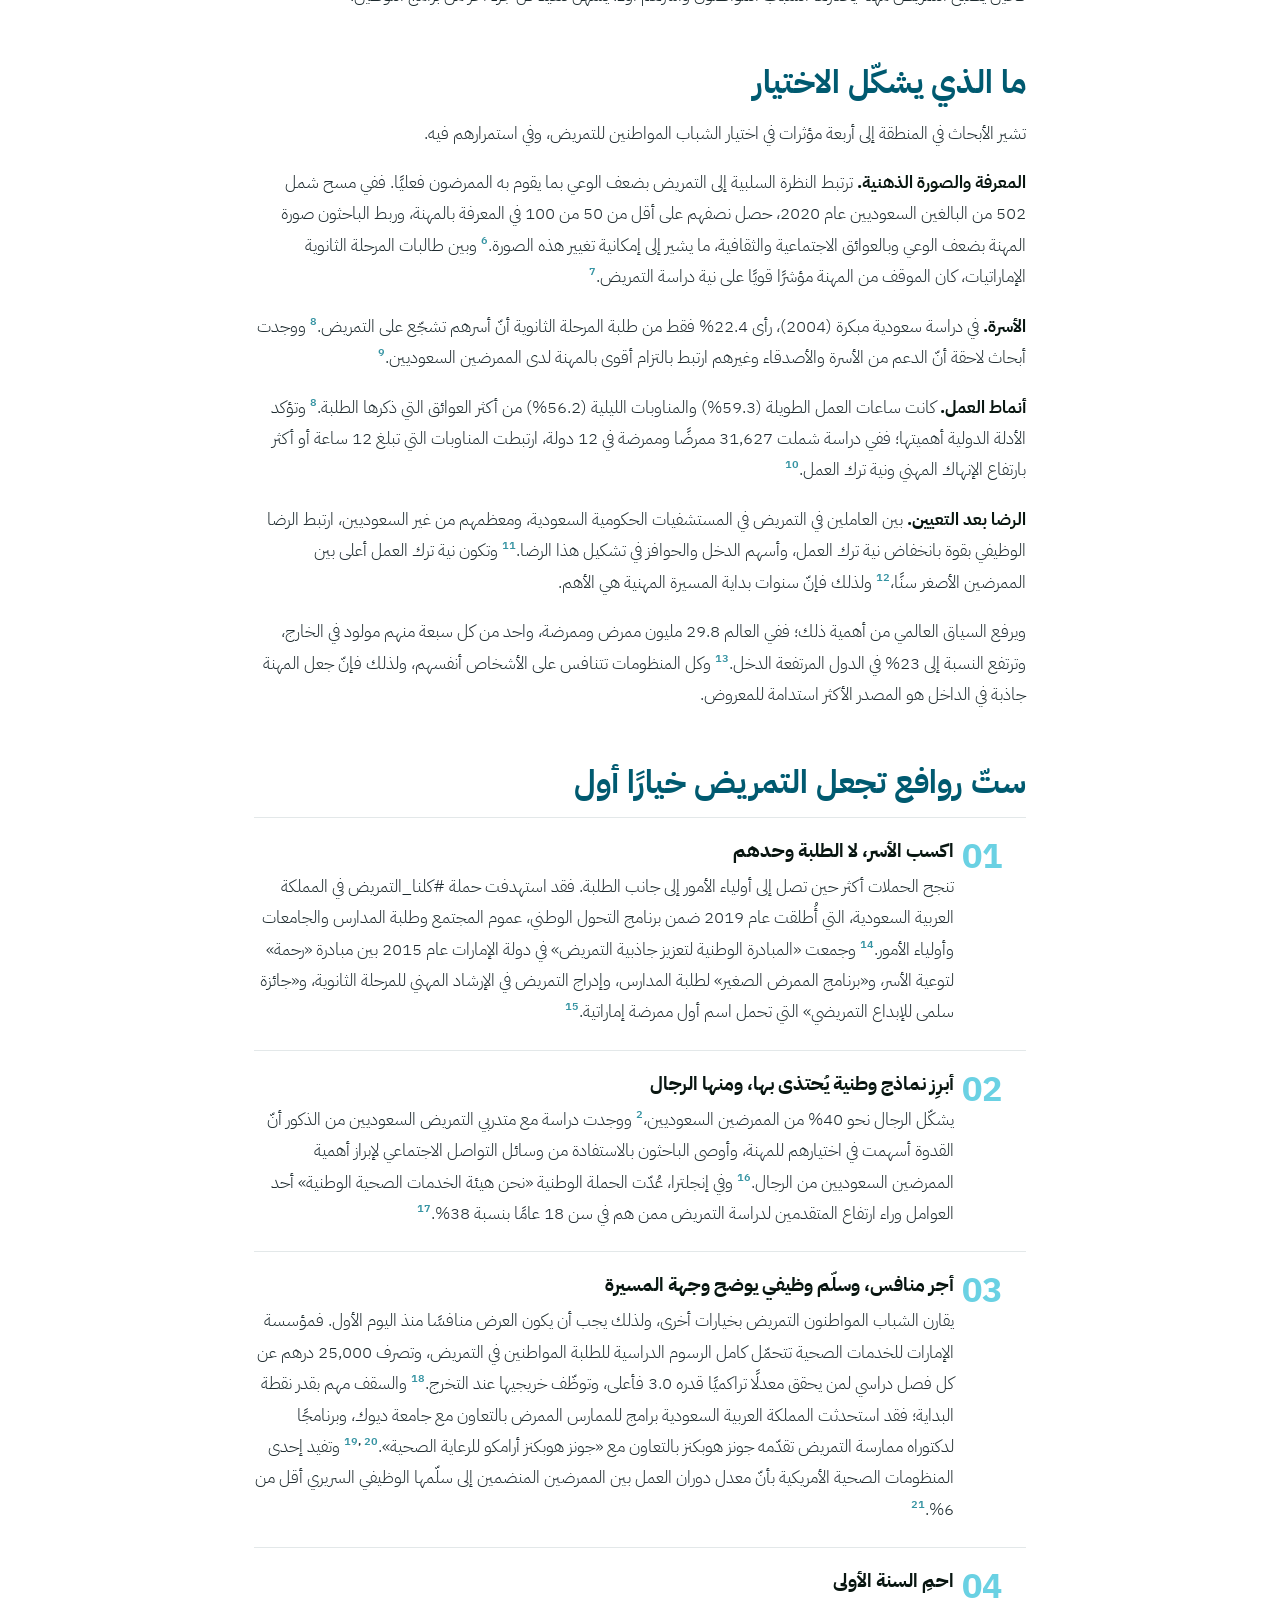
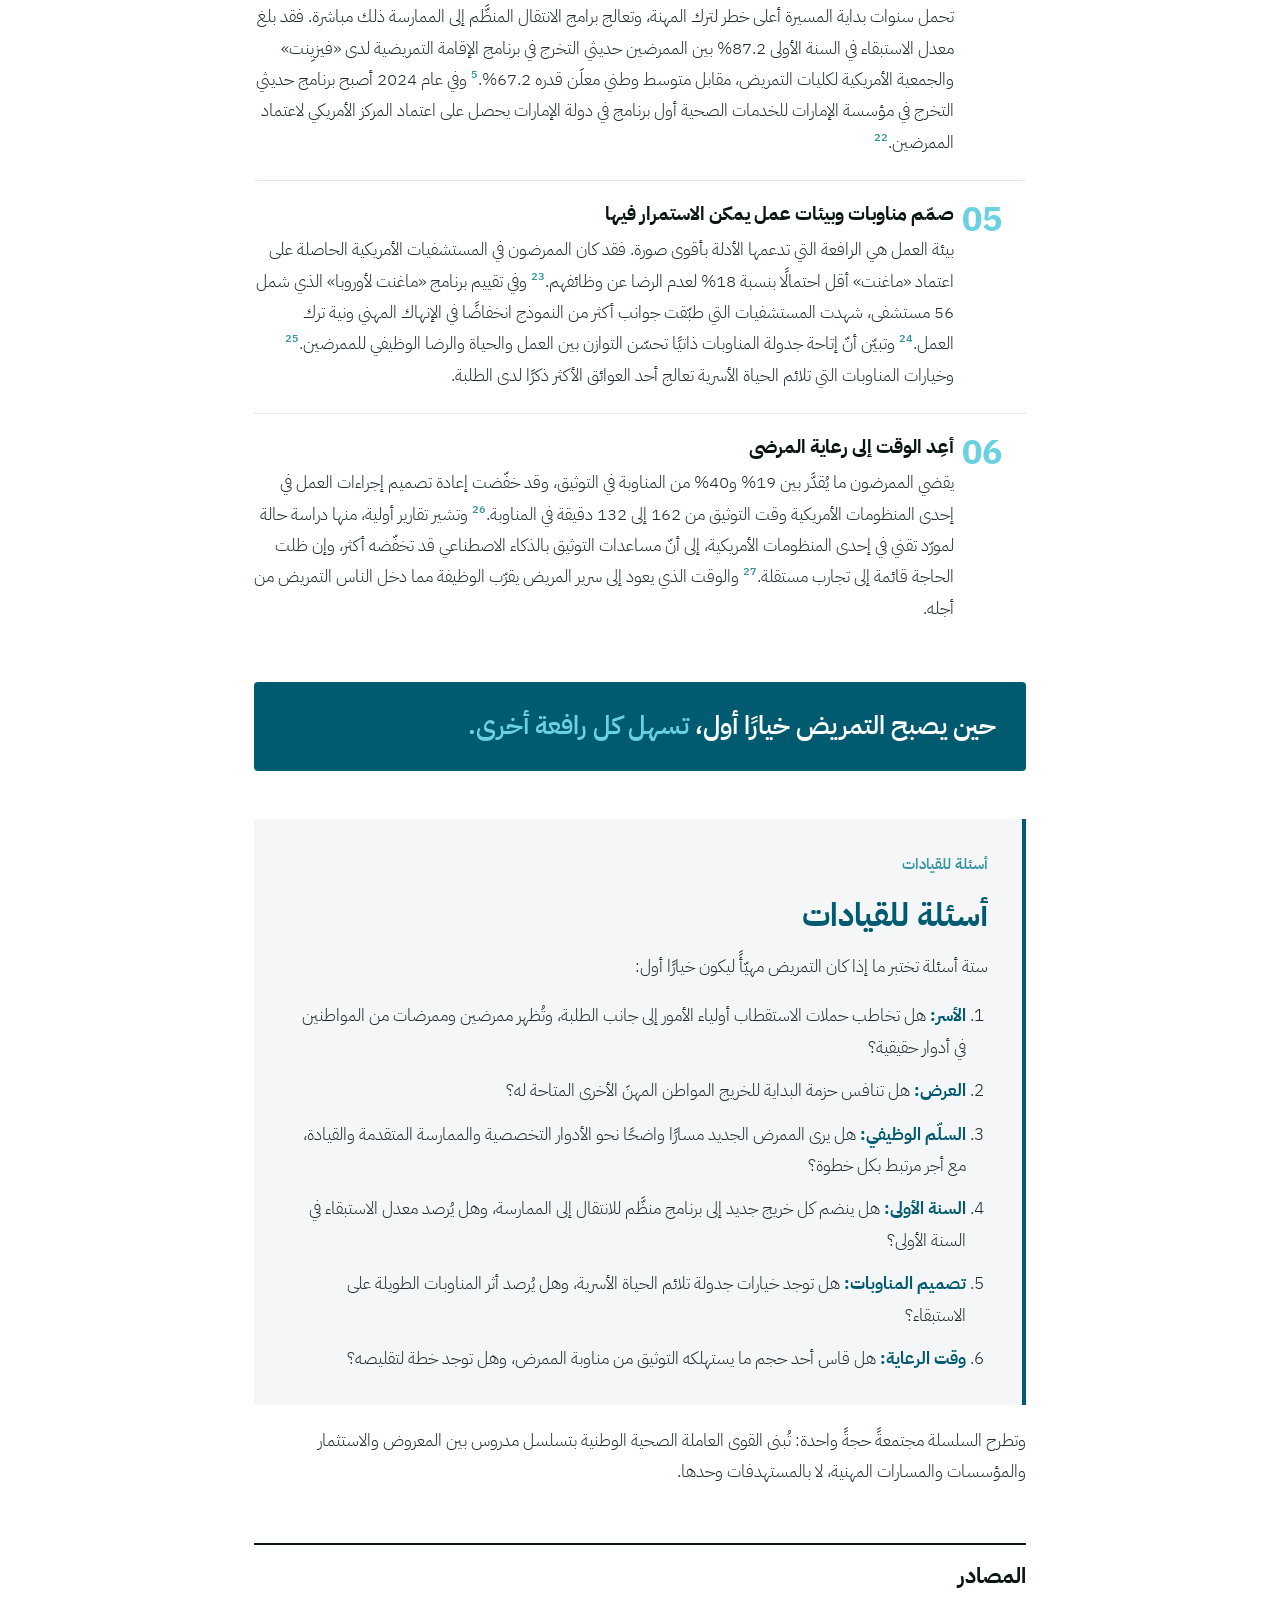
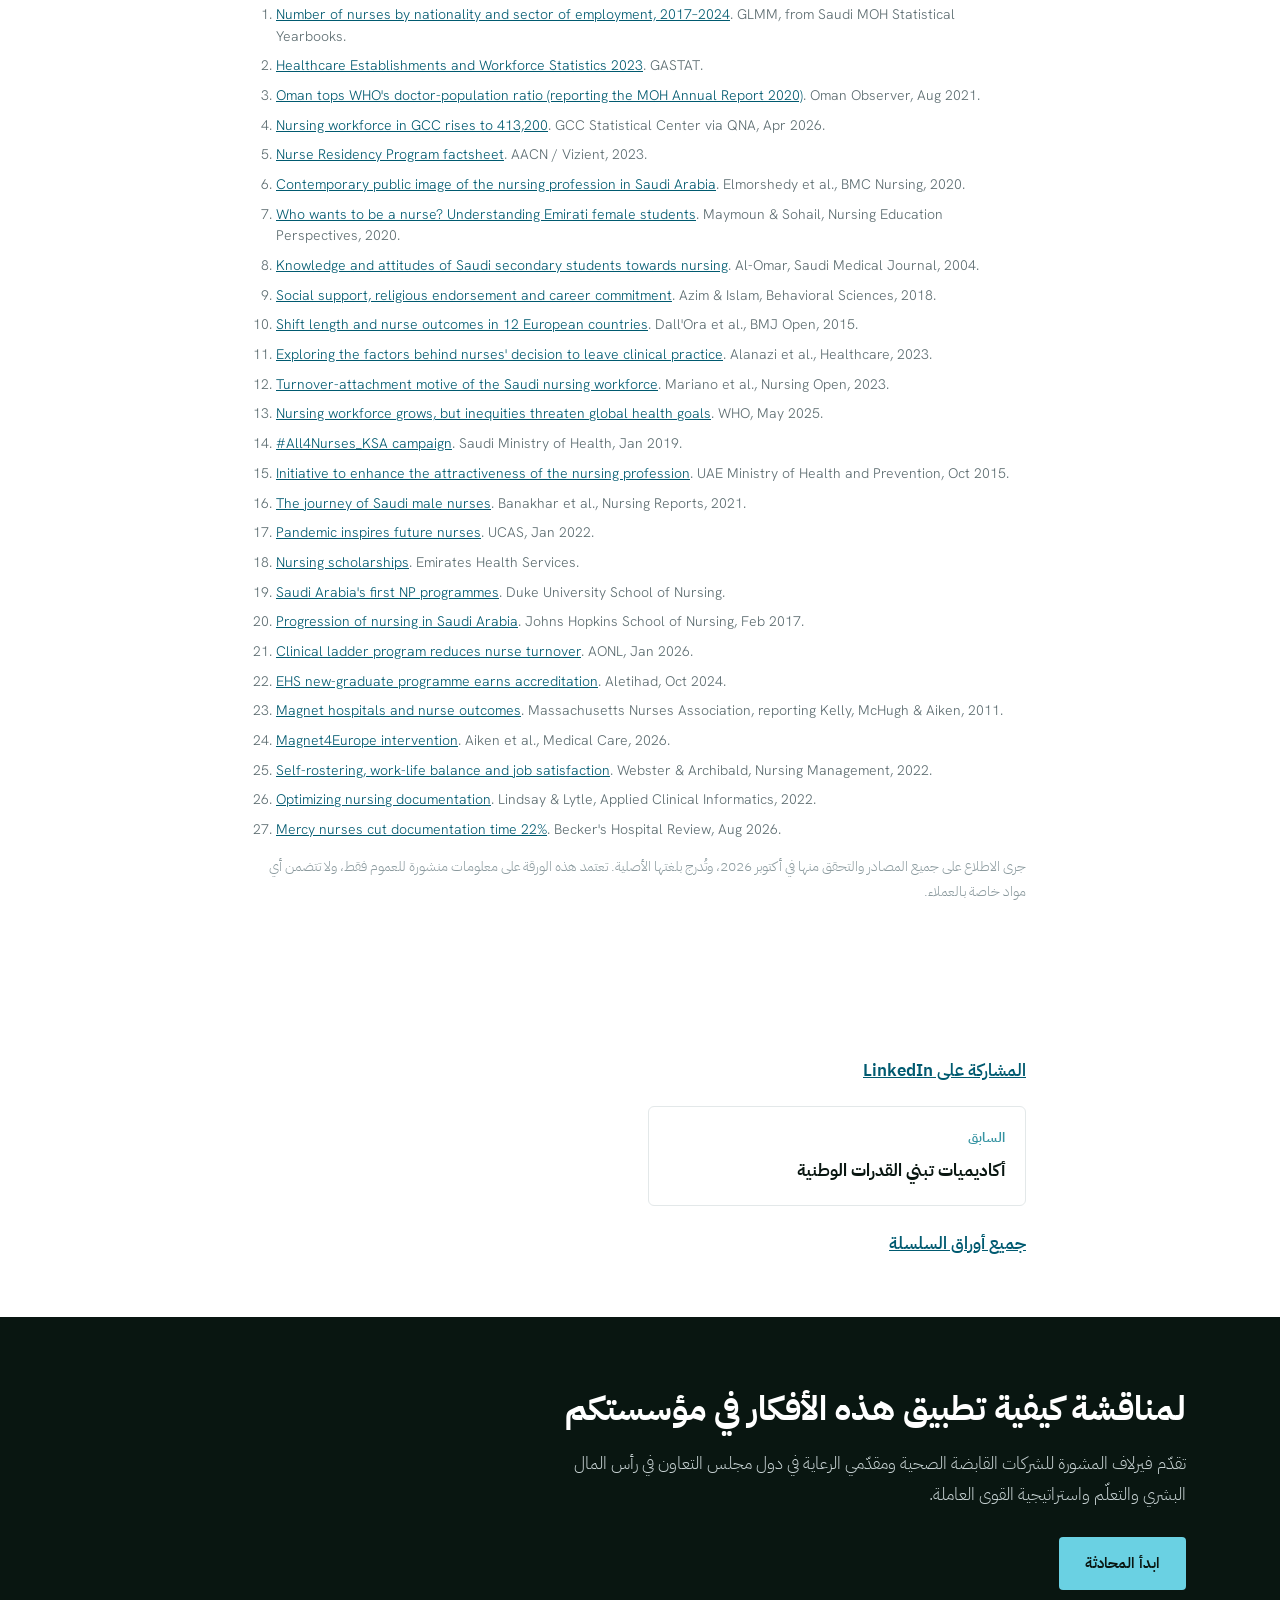
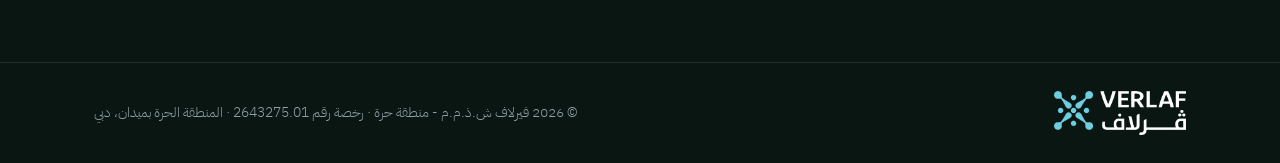
<file: ar/insights/nursing-first-choice-career/index.html>
<!doctype html>
<html lang="ar" dir="rtl">
<head>
<meta charset="utf-8">
<meta name="viewport" content="width=device-width, initial-scale=1">
<title>التمريض خيارًا مهنيًا أول للمواطنين | فيرلاف</title>
<meta name="description" content="ستّ روافع تحوّل القوى العاملة التمريضية الوطنية المتنامية إلى مهنة يختارها الشباب أولًا. لم تعد فكرة أنّ المواطنين لا يختارون التمريض صحيحة.">
<link rel="canonical" href="https://verlaf.com/ar/insights/nursing-first-choice-career/">
<link rel="alternate" hreflang="en" href="https://verlaf.com/insights/nursing-first-choice-career/">
<link rel="alternate" hreflang="ar" href="https://verlaf.com/ar/insights/nursing-first-choice-career/">
<meta property="og:title" content="التمريض خيارًا مهنيًا أول للمواطنين | فيرلاف">
<meta property="og:description" content="ستّ روافع تحوّل القوى العاملة التمريضية الوطنية المتنامية إلى مهنة يختارها الشباب أولًا. لم تعد فكرة أنّ المواطنين لا يختارون التمريض صحيحة.">
<meta property="og:url" content="https://verlaf.com/ar/insights/nursing-first-choice-career/">
<meta property="og:type" content="article">
<meta property="og:locale" content="ar_AE">
<meta property="og:image" content="https://verlaf.com/assets/insights/og-nursing-first-choice-career-ar.png">
<meta name="twitter:card" content="summary_large_image">
<link rel="icon" type="image/png" href="../../../assets/favicon.png">
<link rel="apple-touch-icon" href="../../../assets/apple-touch-icon.png">
<link rel="preconnect" href="https://fonts.googleapis.com">
<link rel="preconnect" href="https://fonts.gstatic.com" crossorigin>
<link href="https://fonts.googleapis.com/css2?family=IBM+Plex+Sans+Arabic:wght@300;400;600;700&family=Hanken+Grotesk:wght@400;600&display=swap" rel="stylesheet">
<link rel="stylesheet" href="../../../assets/style.css">
<link rel="stylesheet" href="../../../assets/insights.css">
</head>
<body class="insights-page">
<header>
  <div class="wrap nav">
    <a class="brand" href="../../" aria-label="فيرلاف - الصفحة الرئيسية"><img src="../../../assets/logo-ar-dark.png" alt="فيرلاف للاستشارات الإدارية" width="420" height="140"></a>
    <div class="nav-right">
      <ul id="menu"><li><a href="../../#about">من نحن</a></li><li><a href="../../#services">خدماتنا</a></li><li><a href="../../#approach">منهجيتنا</a></li><li><a href="../../insights/" aria-current="page">رؤى</a></li><li><a href="../../#contact" class="cta">تواصل معنا</a></li></ul>
      <a class="lang" href="../../../insights/nursing-first-choice-career/" lang="en" hreflang="en">English</a>
      <button id="menu-btn" aria-label="فتح القائمة" aria-expanded="false">&#9776;</button>
    </div>
  </div>
</header>
<main id="top">
  <section class="article-hero">
    <img class="emblem" src="../../../assets/emblem-ice.png" alt="" aria-hidden="true">
    <div class="wrap">
      <p class="eyebrow"><a href="../">بناء القوى العاملة الصحية الوطنية</a> · الجزء <span dir="ltr">4 / 4</span></p>
      <h1>التمريض <strong>خيارًا مهنيًا أول</strong> للمواطنين</h1>
      <p class="sub">ستّ روافع تحوّل القوى العاملة التمريضية الوطنية المتنامية إلى مهنة يختارها الشباب أولًا</p>
      <p class="byline">حسين الأشمر · نوفمبر 2026 · 4 دقائق للقراءة</p>
      <div class="btns">
        <a class="btn btn-ice" href="../../../assets/insights/Verlaf_Nursing_first_choice_career_AR.pdf" download>تحميل PDF</a>
        <a class="btn btn-line" href="../../../assets/insights/Verlaf_Nursing_first_choice_career.pdf" download>النسخة الإنجليزية (PDF)</a>
      </div>
    </div>
  </section>
  <article class="wrap article-body">
    <p class="eyebrow">الملخص التنفيذي</p><p class="lead">لم تعد فكرة أنّ المواطنين لا يختارون التمريض صحيحة. <strong>فقد أضافت المملكة العربية السعودية نحو 40,000 ممرض وممرضة سعوديين بين عامي 2017 و2024، ويشكّل الرجال نحو 40% من الممرضين السعوديين.</strong><sup class="ref"><a href="#ref-1" aria-label="Source 1">1</a>, <a href="#ref-2" aria-label="Source 2">2</a></sup> وارتفعت نسبة العُمانيين من 12% من ممرضي وزارة الصحة عام 1990 إلى 66% عام 2020.<sup class="ref"><a href="#ref-3" aria-label="Source 3">3</a></sup> وعلى مستوى دول مجلس التعاون، ارتفعت حصة المواطنين من القوى العاملة التمريضية إلى 30.3% عام 2024، من 29.6% عام 2023.<sup class="ref"><a href="#ref-4" aria-label="Source 4">4</a></sup></p><div class="stats"><div class="stat"><div class="v" dir="ltr">+59%</div><div class="l">نمو أعداد الممرضين السعوديين، 2017 إلى 2024</div><div class="s">كتب وزارة الصحة عبر GLMM <a href="#ref-1">[1]</a></div></div><div class="stat"><div class="v" dir="ltr">~40%</div><div class="l">من الممرضين السعوديين رجال (2023)</div><div class="s">الهيئة العامة للإحصاء <a href="#ref-2">[2]</a></div></div><div class="stat"><div class="v" dir="ltr">66%</div><div class="l">من ممرضي وزارة الصحة العُمانية عُمانيون عام 2020، مقارنة بـ12% عام 1990</div><div class="s">عُمان أوبزرفر <a href="#ref-3">[3]</a></div></div><div class="stat"><div class="v" dir="ltr">87.2%</div><div class="l">معدل الاستبقاء في السنة الأولى بعد برنامج الإقامة التمريضية، مقابل 67.2% وطنيًا (معلَن)</div><div class="s">AACN / Vizient <a href="#ref-5">[5]</a></div></div></div><figure class="exhibit"><figcaption><strong>ارتفع عدد الممرضين السعوديين 59% في سبع سنوات</strong><span>المواطنون السعوديون في القوى العاملة التمريضية، جميع القطاعات، 2017–2024</span></figcaption><div class="svg-wrap"><svg role="img" aria-label="ارتفع عدد الممرضين السعوديين 59% في سبع سنوات" viewBox="0 0 680 282" xmlns="http://www.w3.org/2000/svg"><line x1="636" x2="4" y1="250.0" y2="250.0" stroke="#e3e8e7" stroke-width="1"/><text x="642.0" y="254.0" font-size="10" font-family="inherit" font-weight="400" fill="#7b8784" text-anchor="end" direction="rtl" >0</text><line x1="636" x2="4" y1="200.0" y2="200.0" stroke="#e3e8e7" stroke-width="1"/><text x="642.0" y="204.0" font-size="10" font-family="inherit" font-weight="400" fill="#7b8784" text-anchor="end" direction="rtl" >25 ألف</text><line x1="636" x2="4" y1="150.0" y2="150.0" stroke="#e3e8e7" stroke-width="1"/><text x="642.0" y="154.0" font-size="10" font-family="inherit" font-weight="400" fill="#7b8784" text-anchor="end" direction="rtl" >50 ألف</text><line x1="636" x2="4" y1="100.0" y2="100.0" stroke="#e3e8e7" stroke-width="1"/><text x="642.0" y="104.0" font-size="10" font-family="inherit" font-weight="400" fill="#7b8784" text-anchor="end" direction="rtl" >75 ألف</text><line x1="636" x2="4" y1="50.0" y2="50.0" stroke="#e3e8e7" stroke-width="1"/><text x="642.0" y="54.0" font-size="10" font-family="inherit" font-weight="400" fill="#7b8784" text-anchor="end" direction="rtl" >100 ألف</text><rect x="566" y="116.1" width="52" height="133.9" fill="#6AD1E3"/><text x="592" y="109.1" font-size="10.5" font-family="inherit" font-weight="400" text-anchor="middle" fill="#091611">66,954</text><text x="592" y="268" font-size="11" text-anchor="middle" fill="#5b6664" font-family="inherit" font-weight="400">2017</text><rect x="488" y="110.8" width="52" height="139.2" fill="#6AD1E3"/><text x="514" y="103.8" font-size="10.5" font-family="inherit" font-weight="400" text-anchor="middle" fill="#091611">69,584</text><text x="514" y="268" font-size="11" text-anchor="middle" fill="#5b6664" font-family="inherit" font-weight="400">2018</text><rect x="410" y="92.6" width="52" height="157.4" fill="#6AD1E3"/><text x="436" y="85.6" font-size="10.5" font-family="inherit" font-weight="400" text-anchor="middle" fill="#091611">78,712</text><text x="436" y="268" font-size="11" text-anchor="middle" fill="#5b6664" font-family="inherit" font-weight="400">2019</text><rect x="332" y="83.8" width="52" height="166.2" fill="#6AD1E3"/><text x="358" y="76.8" font-size="10.5" font-family="inherit" font-weight="400" text-anchor="middle" fill="#091611">83,090</text><text x="358" y="268" font-size="11" text-anchor="middle" fill="#5b6664" font-family="inherit" font-weight="400">2020</text><rect x="254" y="81.0" width="52" height="169.0" fill="#6AD1E3"/><text x="280" y="74.0" font-size="10.5" font-family="inherit" font-weight="400" text-anchor="middle" fill="#091611">84,480</text><text x="280" y="268" font-size="11" text-anchor="middle" fill="#5b6664" font-family="inherit" font-weight="400">2021</text><rect x="176" y="73.4" width="52" height="176.6" fill="#6AD1E3"/><text x="202" y="66.4" font-size="10.5" font-family="inherit" font-weight="400" text-anchor="middle" fill="#091611">88,280</text><text x="202" y="268" font-size="11" text-anchor="middle" fill="#5b6664" font-family="inherit" font-weight="400">2022</text><rect x="98" y="62.0" width="52" height="188.0" fill="#6AD1E3"/><text x="124" y="55.0" font-size="10.5" font-family="inherit" font-weight="400" text-anchor="middle" fill="#091611">94,021</text><text x="124" y="268" font-size="11" text-anchor="middle" fill="#5b6664" font-family="inherit" font-weight="400">2023</text><rect x="20" y="37.7" width="52" height="212.3" fill="#005A70"/><text x="46" y="30.7" font-size="12" font-family="inherit" font-weight="700" text-anchor="middle" fill="#005A70">106,145</text><text x="46" y="268" font-size="11" text-anchor="middle" fill="#005A70" font-family="inherit" font-weight="700">2024</text><line x1="636" x2="4" y1="250" y2="250" stroke="#9aa5a3" stroke-width="1"/></svg></div><p class="fig-src">المصدر: الكتب الإحصائية لوزارة الصحة السعودية 2017–2024، بتجميع برنامج أسواق العمل والهجرة والسكان في الخليج (GLMM) [1].</p></figure><p>تناولت الأوراق الثلاث الأولى في هذه السلسلة المعروض والاستثمار والمؤسسات، وتتناول هذه الورقة الرافعة الأخيرة: المهنة ذاتها. فحين يصبح التمريض مهنة يختارها الشباب المواطنون وأسرهم أولًا، يسهل تنفيذ كل جزء آخر من برامج التوطين.</p><h2>ما الذي يشكّل الاختيار</h2><p>تشير الأبحاث في المنطقة إلى أربعة مؤثرات في اختيار الشباب المواطنين للتمريض، وفي استمرارهم فيه.</p><p><strong>المعرفة والصورة الذهنية.</strong> ترتبط النظرة السلبية إلى التمريض بضعف الوعي بما يقوم به الممرضون فعليًا. ففي مسح شمل 502 من البالغين السعوديين عام 2020، حصل نصفهم على أقل من 50 من 100 في المعرفة بالمهنة، وربط الباحثون صورة المهنة بضعف الوعي وبالعوائق الاجتماعية والثقافية، ما يشير إلى إمكانية تغيير هذه الصورة.<sup class="ref"><a href="#ref-6" aria-label="Source 6">6</a></sup> وبين طالبات المرحلة الثانوية الإماراتيات، كان الموقف من المهنة مؤشرًا قويًا على نية دراسة التمريض.<sup class="ref"><a href="#ref-7" aria-label="Source 7">7</a></sup></p><p><strong>الأسرة.</strong> في دراسة سعودية مبكرة (2004)، رأى 22.4% فقط من طلبة المرحلة الثانوية أنّ أسرهم تشجّع على التمريض.<sup class="ref"><a href="#ref-8" aria-label="Source 8">8</a></sup> ووجدت أبحاث لاحقة أنّ الدعم من الأسرة والأصدقاء وغيرهم ارتبط بالتزام أقوى بالمهنة لدى الممرضين السعوديين.<sup class="ref"><a href="#ref-9" aria-label="Source 9">9</a></sup></p><p><strong>أنماط العمل.</strong> كانت ساعات العمل الطويلة (59.3%) والمناوبات الليلية (56.2%) من أكثر العوائق التي ذكرها الطلبة.<sup class="ref"><a href="#ref-8" aria-label="Source 8">8</a></sup> وتؤكد الأدلة الدولية أهميتها؛ ففي دراسة شملت 31,627 ممرضًا وممرضة في 12 دولة، ارتبطت المناوبات التي تبلغ 12 ساعة أو أكثر بارتفاع الإنهاك المهني ونية ترك العمل.<sup class="ref"><a href="#ref-10" aria-label="Source 10">10</a></sup></p><p><strong>الرضا بعد التعيين.</strong> بين العاملين في التمريض في المستشفيات الحكومية السعودية، ومعظمهم من غير السعوديين، ارتبط الرضا الوظيفي بقوة بانخفاض نية ترك العمل، وأسهم الدخل والحوافز في تشكيل هذا الرضا.<sup class="ref"><a href="#ref-11" aria-label="Source 11">11</a></sup> وتكون نية ترك العمل أعلى بين الممرضين الأصغر سنًا،<sup class="ref"><a href="#ref-12" aria-label="Source 12">12</a></sup> ولذلك فإنّ سنوات بداية المسيرة المهنية هي الأهم.</p><p>ويرفع السياق العالمي من أهمية ذلك؛ ففي العالم 29.8 مليون ممرض وممرضة، واحد من كل سبعة منهم مولود في الخارج، وترتفع النسبة إلى 23% في الدول المرتفعة الدخل.<sup class="ref"><a href="#ref-13" aria-label="Source 13">13</a></sup> وكل المنظومات تتنافس على الأشخاص أنفسهم، ولذلك فإنّ جعل المهنة جاذبة في الداخل هو المصدر الأكثر استدامة للمعروض.</p><h2>ستّ روافع تجعل التمريض خيارًا أول</h2><section class="lesson"><div class="n" dir="ltr">01</div><div><h3>اكسب الأسر، لا الطلبة وحدهم</h3><p>تنجح الحملات أكثر حين تصل إلى أولياء الأمور إلى جانب الطلبة. فقد استهدفت حملة #كلنا_التمريض في المملكة العربية السعودية، التي أُطلقت عام 2019 ضمن برنامج التحول الوطني، عموم المجتمع وطلبة المدارس والجامعات وأولياء الأمور.<sup class="ref"><a href="#ref-14" aria-label="Source 14">14</a></sup> وجمعت «المبادرة الوطنية لتعزيز جاذبية التمريض» في دولة الإمارات عام 2015 بين مبادرة «رحمة» لتوعية الأسر، و«برنامج الممرض الصغير» لطلبة المدارس، وإدراج التمريض في الإرشاد المهني للمرحلة الثانوية، و«جائزة سلمى للإبداع التمريضي» التي تحمل اسم أول ممرضة إماراتية.<sup class="ref"><a href="#ref-15" aria-label="Source 15">15</a></sup></p></div></section><section class="lesson"><div class="n" dir="ltr">02</div><div><h3>أبرِز نماذج وطنية يُحتذى بها، ومنها الرجال</h3><p>يشكّل الرجال نحو 40% من الممرضين السعوديين،<sup class="ref"><a href="#ref-2" aria-label="Source 2">2</a></sup> ووجدت دراسة مع متدربي التمريض السعوديين من الذكور أنّ القدوة أسهمت في اختيارهم للمهنة، وأوصى الباحثون بالاستفادة من وسائل التواصل الاجتماعي لإبراز أهمية الممرضين السعوديين من الرجال.<sup class="ref"><a href="#ref-16" aria-label="Source 16">16</a></sup> وفي إنجلترا، عُدّت الحملة الوطنية «نحن هيئة الخدمات الصحية الوطنية» أحد العوامل وراء ارتفاع المتقدمين لدراسة التمريض ممن هم في سن 18 عامًا بنسبة 38%.<sup class="ref"><a href="#ref-17" aria-label="Source 17">17</a></sup></p></div></section><section class="lesson"><div class="n" dir="ltr">03</div><div><h3>أجر منافس، وسلّم وظيفي يوضح وجهة المسيرة</h3><p>يقارن الشباب المواطنون التمريض بخيارات أخرى، ولذلك يجب أن يكون العرض منافسًا منذ اليوم الأول. فمؤسسة الإمارات للخدمات الصحية تتحمّل كامل الرسوم الدراسية للطلبة المواطنين في التمريض، وتصرف 25,000 درهم عن كل فصل دراسي لمن يحقق معدلًا تراكميًا قدره 3.0 فأعلى، وتوظّف خريجيها عند التخرج.<sup class="ref"><a href="#ref-18" aria-label="Source 18">18</a></sup> والسقف مهم بقدر نقطة البداية؛ فقد استحدثت المملكة العربية السعودية برامج للممارس الممرض بالتعاون مع جامعة ديوك، وبرنامجًا لدكتوراه ممارسة التمريض تقدّمه جونز هوبكنز بالتعاون مع «جونز هوبكنز أرامكو للرعاية الصحية».<sup class="ref"><a href="#ref-19" aria-label="Source 19">19</a>, <a href="#ref-20" aria-label="Source 20">20</a></sup> وتفيد إحدى المنظومات الصحية الأمريكية بأنّ معدل دوران العمل بين الممرضين المنضمين إلى سلّمها الوظيفي السريري أقل من 6%.<sup class="ref"><a href="#ref-21" aria-label="Source 21">21</a></sup></p></div></section><section class="lesson"><div class="n" dir="ltr">04</div><div><h3>احمِ السنة الأولى</h3><p>تحمل سنوات بداية المسيرة أعلى خطر لترك المهنة، وتعالج برامج الانتقال المنظَّم إلى الممارسة ذلك مباشرة. فقد بلغ معدل الاستبقاء في السنة الأولى 87.2% بين الممرضين حديثي التخرج في برنامج الإقامة التمريضية لدى «فيزيِنت» والجمعية الأمريكية لكليات التمريض، مقابل متوسط وطني معلَن قدره 67.2%.<sup class="ref"><a href="#ref-5" aria-label="Source 5">5</a></sup> وفي عام 2024 أصبح برنامج حديثي التخرج في مؤسسة الإمارات للخدمات الصحية أول برنامج في دولة الإمارات يحصل على اعتماد المركز الأمريكي لاعتماد الممرضين.<sup class="ref"><a href="#ref-22" aria-label="Source 22">22</a></sup></p></div></section><section class="lesson"><div class="n" dir="ltr">05</div><div><h3>صمّم مناوبات وبيئات عمل يمكن الاستمرار فيها</h3><p>بيئة العمل هي الرافعة التي تدعمها الأدلة بأقوى صورة. فقد كان الممرضون في المستشفيات الأمريكية الحاصلة على اعتماد «ماغنت» أقل احتمالًا بنسبة 18% لعدم الرضا عن وظائفهم.<sup class="ref"><a href="#ref-23" aria-label="Source 23">23</a></sup> وفي تقييم برنامج «ماغنت لأوروبا» الذي شمل 56 مستشفى، شهدت المستشفيات التي طبّقت جوانب أكثر من النموذج انخفاضًا في الإنهاك المهني ونية ترك العمل.<sup class="ref"><a href="#ref-24" aria-label="Source 24">24</a></sup> وتبيّن أنّ إتاحة جدولة المناوبات ذاتيًا تحسّن التوازن بين العمل والحياة والرضا الوظيفي للممرضين.<sup class="ref"><a href="#ref-25" aria-label="Source 25">25</a></sup> وخيارات المناوبات التي تلائم الحياة الأسرية تعالج أحد العوائق الأكثر ذكرًا لدى الطلبة.</p></div></section><section class="lesson"><div class="n" dir="ltr">06</div><div><h3>أعِد الوقت إلى رعاية المرضى</h3><p>يقضي الممرضون ما يُقدَّر بين 19% و40% من المناوبة في التوثيق، وقد خفّضت إعادة تصميم إجراءات العمل في إحدى المنظومات الأمريكية وقت التوثيق من 162 إلى 132 دقيقة في المناوبة.<sup class="ref"><a href="#ref-26" aria-label="Source 26">26</a></sup> وتشير تقارير أولية، منها دراسة حالة لمورّد تقني في إحدى المنظومات الأمريكية، إلى أنّ مساعدات التوثيق بالذكاء الاصطناعي قد تخفّضه أكثر، وإن ظلت الحاجة قائمة إلى تجارب مستقلة.<sup class="ref"><a href="#ref-27" aria-label="Source 27">27</a></sup> والوقت الذي يعود إلى سرير المريض يقرّب الوظيفة مما دخل الناس التمريض من أجله.</p></div></section><blockquote class="pull">حين يصبح التمريض خيارًا أول، <span>تسهل كل رافعة أخرى.</span></blockquote><section class="questions"><p class="eyebrow">أسئلة للقيادات</p><h2>أسئلة للقيادات</h2><p>ستة أسئلة تختبر ما إذا كان التمريض مهيّأً ليكون خيارًا أول:</p><ol><li><strong>الأسر:</strong> هل تخاطب حملات الاستقطاب أولياء الأمور إلى جانب الطلبة، وتُظهر ممرضين وممرضات من المواطنين في أدوار حقيقية؟</li><li><strong>العرض:</strong> هل تنافس حزمة البداية للخريج المواطن المهنَ الأخرى المتاحة له؟</li><li><strong>السلّم الوظيفي:</strong> هل يرى الممرض الجديد مسارًا واضحًا نحو الأدوار التخصصية والممارسة المتقدمة والقيادة، مع أجر مرتبط بكل خطوة؟</li><li><strong>السنة الأولى:</strong> هل ينضم كل خريج جديد إلى برنامج منظَّم للانتقال إلى الممارسة، وهل يُرصد معدل الاستبقاء في السنة الأولى؟</li><li><strong>تصميم المناوبات:</strong> هل توجد خيارات جدولة تلائم الحياة الأسرية، وهل يُرصد أثر المناوبات الطويلة على الاستبقاء؟</li><li><strong>وقت الرعاية:</strong> هل قاس أحد حجم ما يستهلكه التوثيق من مناوبة الممرض، وهل توجد خطة لتقليصه؟</li></ol></section><p>وتطرح السلسلة مجتمعةً حجةً واحدة: تُبنى القوى العاملة الصحية الوطنية بتسلسل مدروس بين المعروض والاستثمار والمؤسسات والمسارات المهنية، لا بالمستهدفات وحدها.</p>
    <section class="sources" aria-labelledby="src-h">
      <h2 id="src-h">المصادر</h2>
      <ol dir="ltr" lang="en"><li id="ref-1"><a href="https://gulfmigration.grc.net/saudi-arabia-number-of-nurses-by-nationality-saudi-non-saudi-and-sector-of-employment-2017-2024/" rel="noopener" target="_blank">Number of nurses by nationality and sector of employment, 2017–2024</a>. GLMM, from Saudi MOH Statistical Yearbooks.</li><li id="ref-2"><a href="https://www.stats.gov.sa/documents/d/guest/healthcare-establishments-and-workforce-statistics-2023en-pdf" rel="noopener" target="_blank">Healthcare Establishments and Workforce Statistics 2023</a>. GASTAT.</li><li id="ref-3"><a href="https://www.omanobserver.om/ampArticle/1105770" rel="noopener" target="_blank">Oman tops WHO&#x27;s doctor-population ratio (reporting the MOH Annual Report 2020)</a>. Oman Observer, Aug 2021.</li><li id="ref-4"><a href="https://qna.org.qa/en/News-Area/News/2026-4/25/gcc-statistical-center-nursing-workforce-in-gcc-rises-to-413200" rel="noopener" target="_blank">Nursing workforce in GCC rises to 413,200</a>. GCC Statistical Center via QNA, Apr 2026.</li><li id="ref-5"><a href="https://www.aacnnursing.org/Portals/0/PDFs/NRP/Nurse-Residency-Program.pdf" rel="noopener" target="_blank">Nurse Residency Program factsheet</a>. AACN / Vizient, 2023.</li><li id="ref-6"><a href="https://doaj.org/article/d42ef4b8cb3847f492172903488b400a" rel="noopener" target="_blank">Contemporary public image of the nursing profession in Saudi Arabia</a>. Elmorshedy et al., BMC Nursing, 2020.</li><li id="ref-7"><a href="https://pure.kfupm.edu.sa/en/publications/who-wants-to-be-a-nurse-understanding-emirati-female-students-kno/" rel="noopener" target="_blank">Who wants to be a nurse? Understanding Emirati female students</a>. Maymoun &amp; Sohail, Nursing Education Perspectives, 2020.</li><li id="ref-8"><a href="https://smj.org.sa/content/25/2/150.full.pdf" rel="noopener" target="_blank">Knowledge and attitudes of Saudi secondary students towards nursing</a>. Al-Omar, Saudi Medical Journal, 2004.</li><li id="ref-9"><a href="https://pmc.ncbi.nlm.nih.gov/articles/PMC5791026" rel="noopener" target="_blank">Social support, religious endorsement and career commitment</a>. Azim &amp; Islam, Behavioral Sciences, 2018.</li><li id="ref-10"><a href="https://bmjopen.bmj.com/content/5/9/e008331" rel="noopener" target="_blank">Shift length and nurse outcomes in 12 European countries</a>. Dall&#x27;Ora et al., BMJ Open, 2015.</li><li id="ref-11"><a href="https://www.mdpi.com/2227-9032/11/24/3104" rel="noopener" target="_blank">Exploring the factors behind nurses&#x27; decision to leave clinical practice</a>. Alanazi et al., Healthcare, 2023.</li><li id="ref-12"><a href="https://doaj.org/article/0e79a8ed5e904c6ea7981a9d5f9fa6a8" rel="noopener" target="_blank">Turnover-attachment motive of the Saudi nursing workforce</a>. Mariano et al., Nursing Open, 2023.</li><li id="ref-13"><a href="https://www.who.int/news/item/11-05-2025-nursing-workforce-grows--but-inequities-threaten-global-health-goals" rel="noopener" target="_blank">Nursing workforce grows, but inequities threaten global health goals</a>. WHO, May 2025.</li><li id="ref-14"><a href="https://www.moh.gov.sa/en/ministry/mediacenter/news/pages/news-2019-01-09-001.aspx" rel="noopener" target="_blank">#All4Nurses_KSA campaign</a>. Saudi Ministry of Health, Jan 2019.</li><li id="ref-15"><a href="https://mohap.gov.ae/en/w/uae-ministry-of-health-launches-initiative-to-help-enhance-the-attractiveness-of-the-nursing-profession-1" rel="noopener" target="_blank">Initiative to enhance the attractiveness of the nursing profession</a>. UAE Ministry of Health and Prevention, Oct 2015.</li><li id="ref-16"><a href="https://doaj.org/article/25c9811cd25148d6bb29e00206c94374" rel="noopener" target="_blank">The journey of Saudi male nurses</a>. Banakhar et al., Nursing Reports, 2021.</li><li id="ref-17"><a href="https://www.ucas.com/corporate/news-and-key-documents/news/pandemic-inspires-future-nurses-welcome-increase-school-and-college-leavers-looking-enter-profession" rel="noopener" target="_blank">Pandemic inspires future nurses</a>. UCAS, Jan 2022.</li><li id="ref-18"><a href="https://ehs.gov.ae/en/about-us/nursingmidwifery/nursing-scholarships" rel="noopener" target="_blank">Nursing scholarships</a>. Emirates Health Services.</li><li id="ref-19"><a href="https://nursing.duke.edu/news/smallheer-participates-launching-saudi-arabia%E2%80%99s-first-np-programs" rel="noopener" target="_blank">Saudi Arabia&#x27;s first NP programmes</a>. Duke University School of Nursing.</li><li id="ref-20"><a href="https://nursing.jhu.edu/newsroom/news/collaboration-and-lifelong-learning-accelerate-the-progression-of-nursing-in-saudi-arabia/" rel="noopener" target="_blank">Progression of nursing in Saudi Arabia</a>. Johns Hopkins School of Nursing, Feb 2017.</li><li id="ref-21"><a href="https://www.aonl.org/news/AdventHealth-clinical-ladder-program-reduces-nurse-turnover" rel="noopener" target="_blank">Clinical ladder program reduces nurse turnover</a>. AONL, Jan 2026.</li><li id="ref-22"><a href="https://en.aletihad.ae/news/uae/4519263/emirates-health-services-programme-for-new-graduates-earns-a" rel="noopener" target="_blank">EHS new-graduate programme earns accreditation</a>. Aletihad, Oct 2024.</li><li id="ref-23"><a href="https://massnurses.org/?p=14180" rel="noopener" target="_blank">Magnet hospitals and nurse outcomes</a>. Massachusetts Nurses Association, reporting Kelly, McHugh &amp; Aiken, 2011.</li><li id="ref-24"><a href="https://openaccess.city.ac.uk/id/eprint/36663/" rel="noopener" target="_blank">Magnet4Europe intervention</a>. Aiken et al., Medical Care, 2026.</li><li id="ref-25"><a href="https://discovery.dundee.ac.uk/en/publications/self-rostering-work-life-balance-and-job-satisfaction-in-uk-nursi/" rel="noopener" target="_blank">Self-rostering, work-life balance and job satisfaction</a>. Webster &amp; Archibald, Nursing Management, 2022.</li><li id="ref-26"><a href="https://thieme-connect.com/products/ejournals/pdf/10.1055/a-1868-6431.pdf" rel="noopener" target="_blank">Optimizing nursing documentation</a>. Lindsay &amp; Lytle, Applied Clinical Informatics, 2022.</li><li id="ref-27"><a href="https://www.beckershospitalreview.com/digital-health/mercy-nurses-cut-documentation-time-22-with-microsoft-ai/" rel="noopener" target="_blank">Mercy nurses cut documentation time 22%</a>. Becker&#x27;s Hospital Review, Aug 2026.</li></ol>
      <p class="note">جرى الاطلاع على جميع المصادر والتحقق منها في أكتوبر 2026، وتُدرج بلغتها الأصلية. تعتمد هذه الورقة على معلومات منشورة للعموم فقط، ولا تتضمن أي مواد خاصة بالعملاء.</p>
    </section>
    <p class="share"><a href="https://www.linkedin.com/sharing/share-offsite/?url=https%3A%2F%2Fverlaf.com%2Far%2Finsights%2Fnursing-first-choice-career%2F" target="_blank" rel="noopener">المشاركة على LinkedIn</a></p>
    <nav class="series-nav" aria-label="جميع أوراق السلسلة"><a class="sn prev" href="../academies-national-capability/"><span>السابق</span><strong>أكاديميات تبني القدرات الوطنية</strong></a></nav>
    <p class="all"><a href="../">جميع أوراق السلسلة</a></p>
  </article>
  <section class="article-cta">
    <div class="wrap">
      <h2>لمناقشة كيفية تطبيق هذه الأفكار في مؤسستكم</h2>
      <p>تقدّم فيرلاف المشورة للشركات القابضة الصحية ومقدّمي الرعاية في دول مجلس التعاون في رأس المال البشري والتعلّم واستراتيجية القوى العاملة.</p>
      <a class="btn btn-ice" href="mailto:hussein.alashmar@verlaf.com?subject=Verlaf%20Insights">ابدأ المحادثة</a>
    </div>
  </section>
</main>
<script type="application/ld+json">{"@context": "https://schema.org", "@type": "Article", "headline": "التمريض خيارًا مهنيًا أول للمواطنين", "inLanguage": "ar", "author": {"@type": "Person", "name": "حسين الأشمر"}, "publisher": {"@type": "Organization", "name": "Verlaf", "url": "https://verlaf.com"}, "isPartOf": {"@type": "CreativeWorkSeries", "name": "بناء القوى العاملة الصحية الوطنية"}, "url": "https://verlaf.com/ar/insights/nursing-first-choice-career/", "image": "https://verlaf.com/assets/insights/og-nursing-first-choice-career-ar.png"}</script>
<footer>
  <div class="wrap">
    <img src="../../../assets/logo-ar-light.png" alt="فيرلاف" width="420" height="140">
    <span>© <span id="yr">2026</span> فيرلاف ش.ذ.م.م - منطقة حرة · رخصة رقم <span class="ltr">2643275.01</span> · المنطقة الحرة بميدان، دبي</span>
  </div>
</footer>
<script src="../../../assets/site.js"></script>
<script src="../../../assets/insights.js"></script>
</body>
</html>
</file>
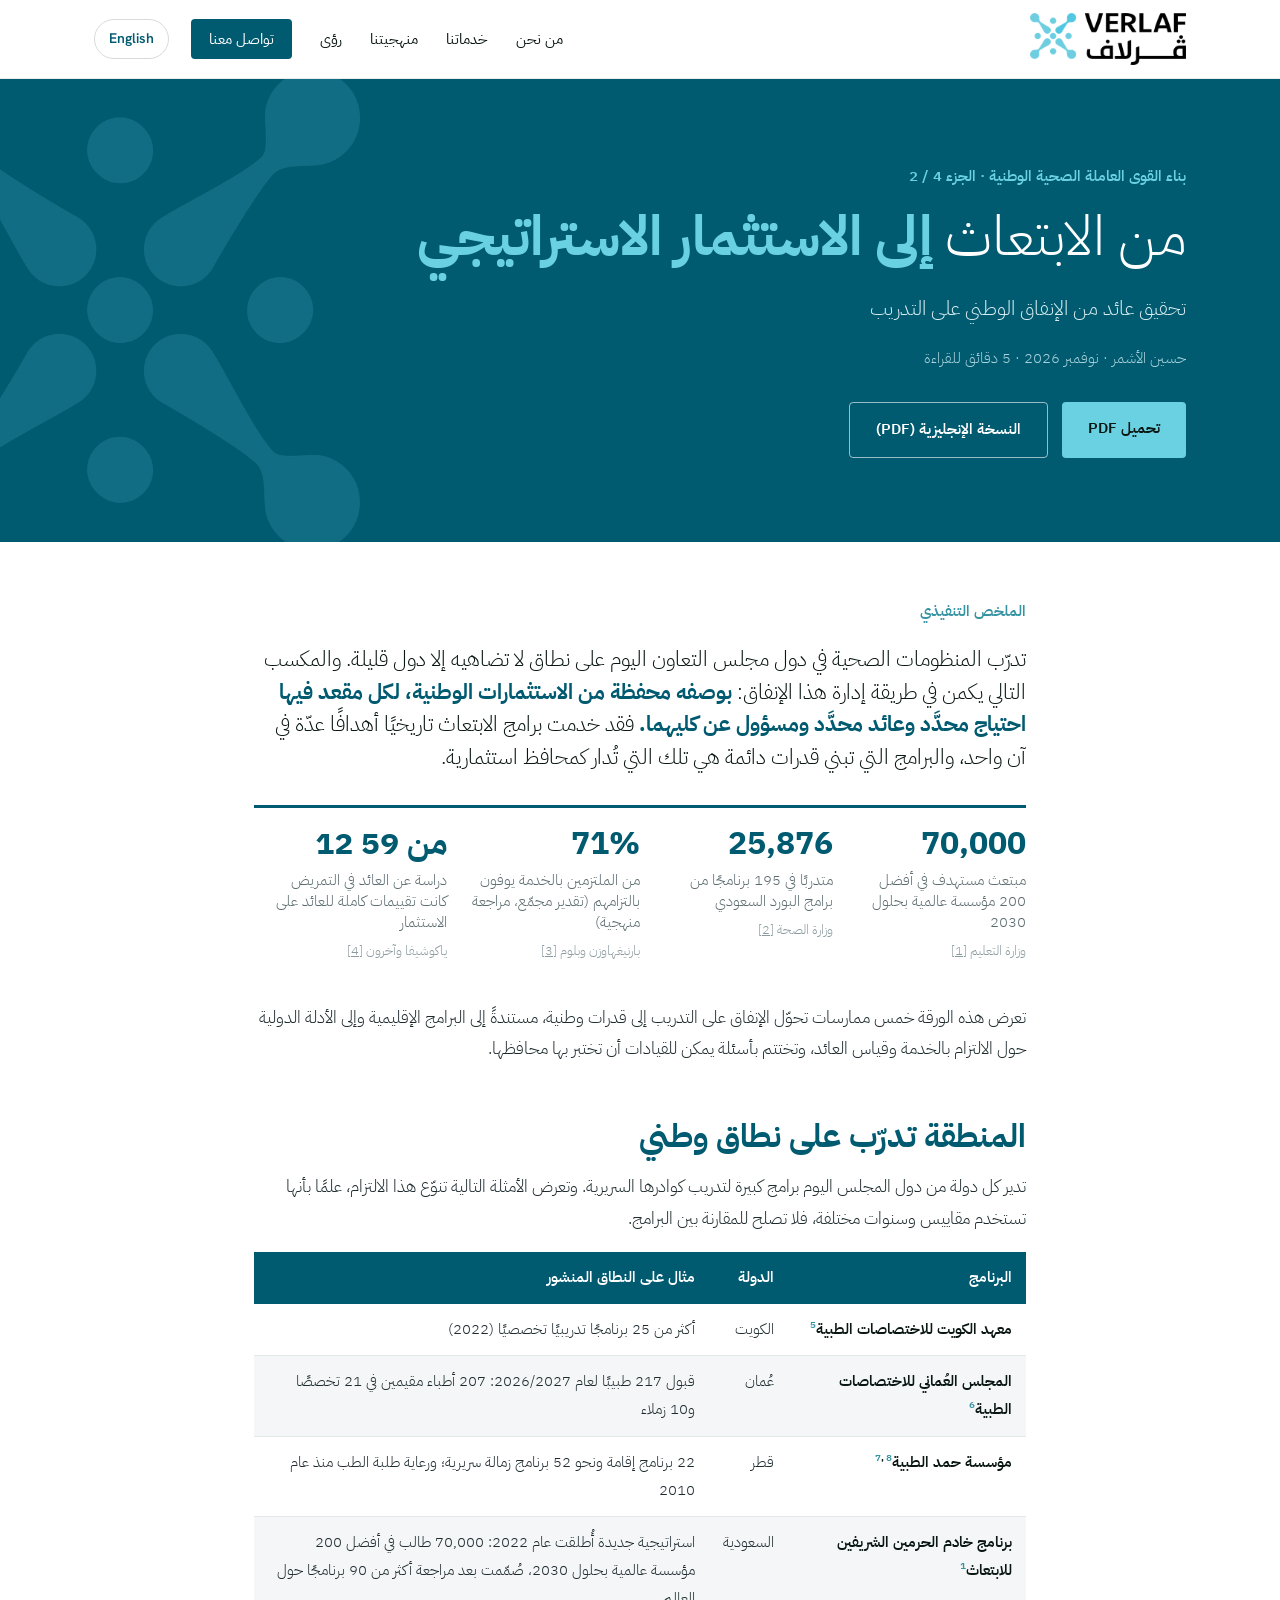
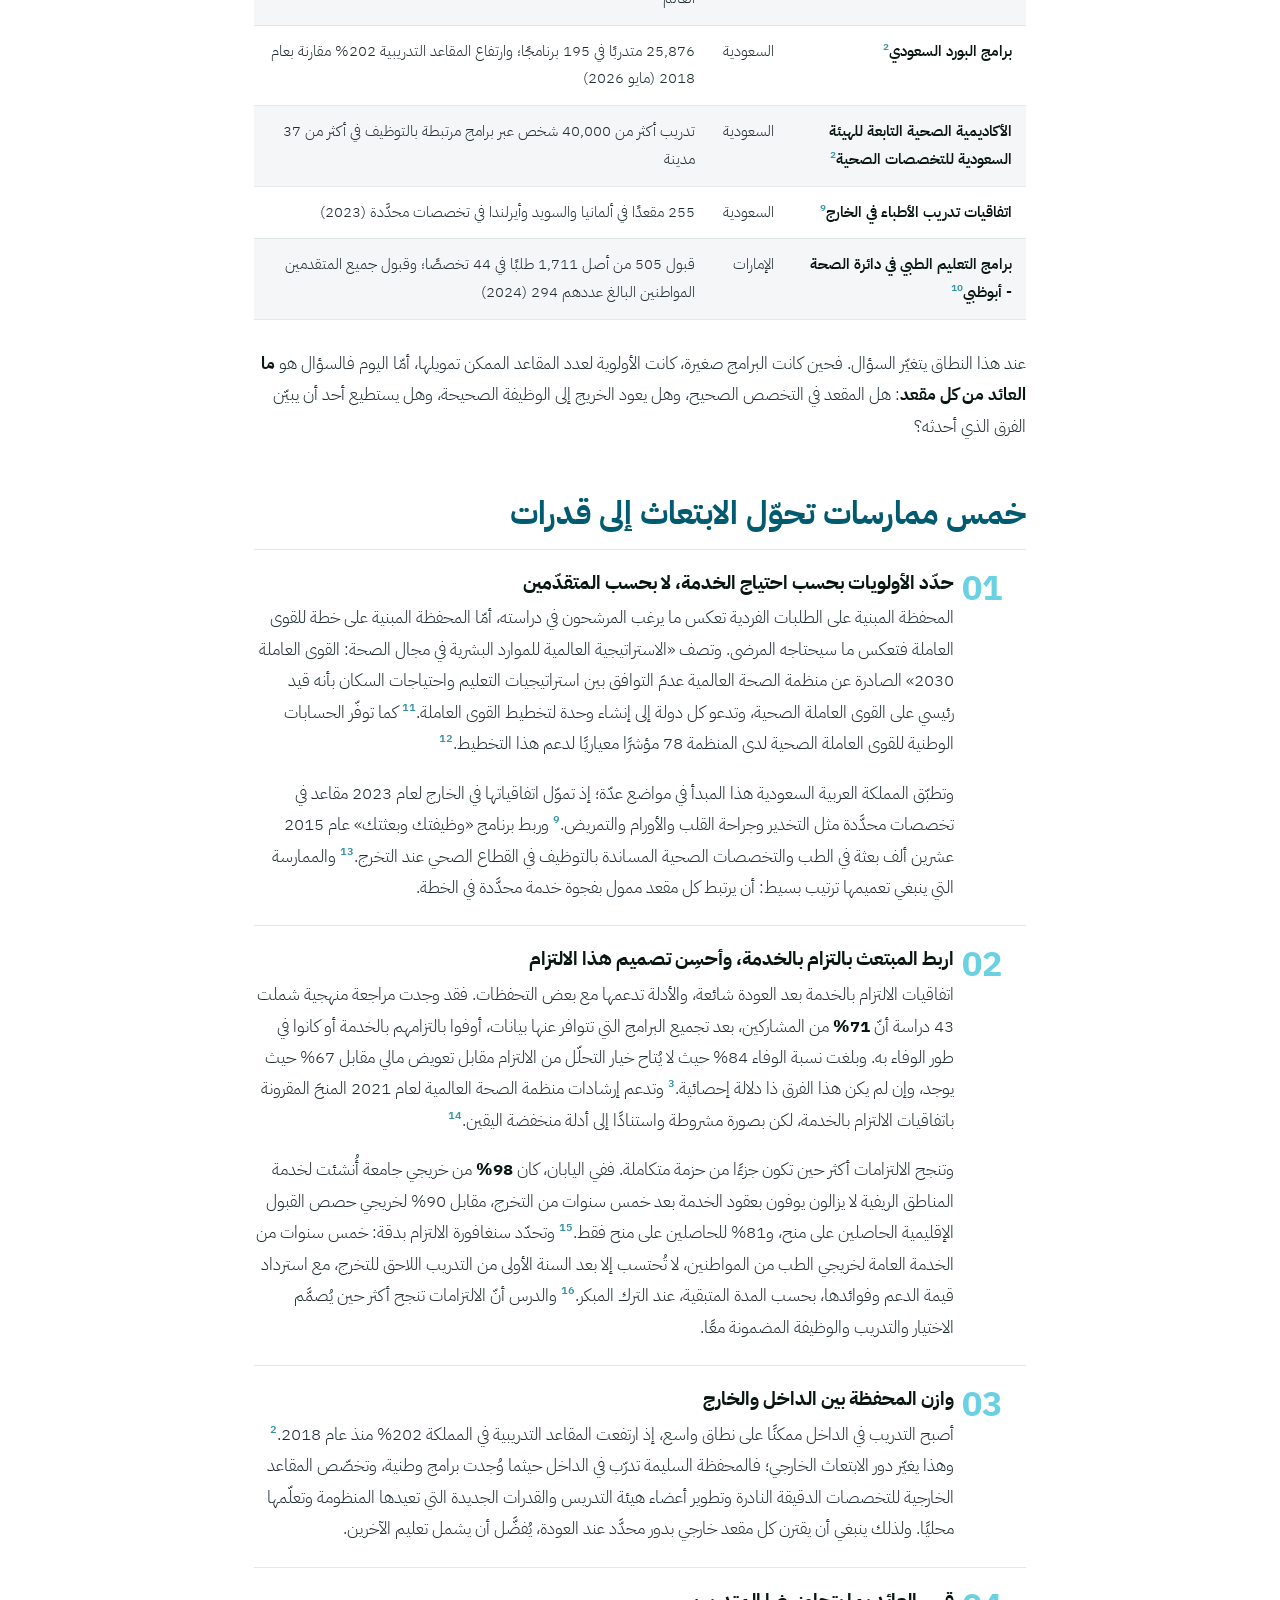
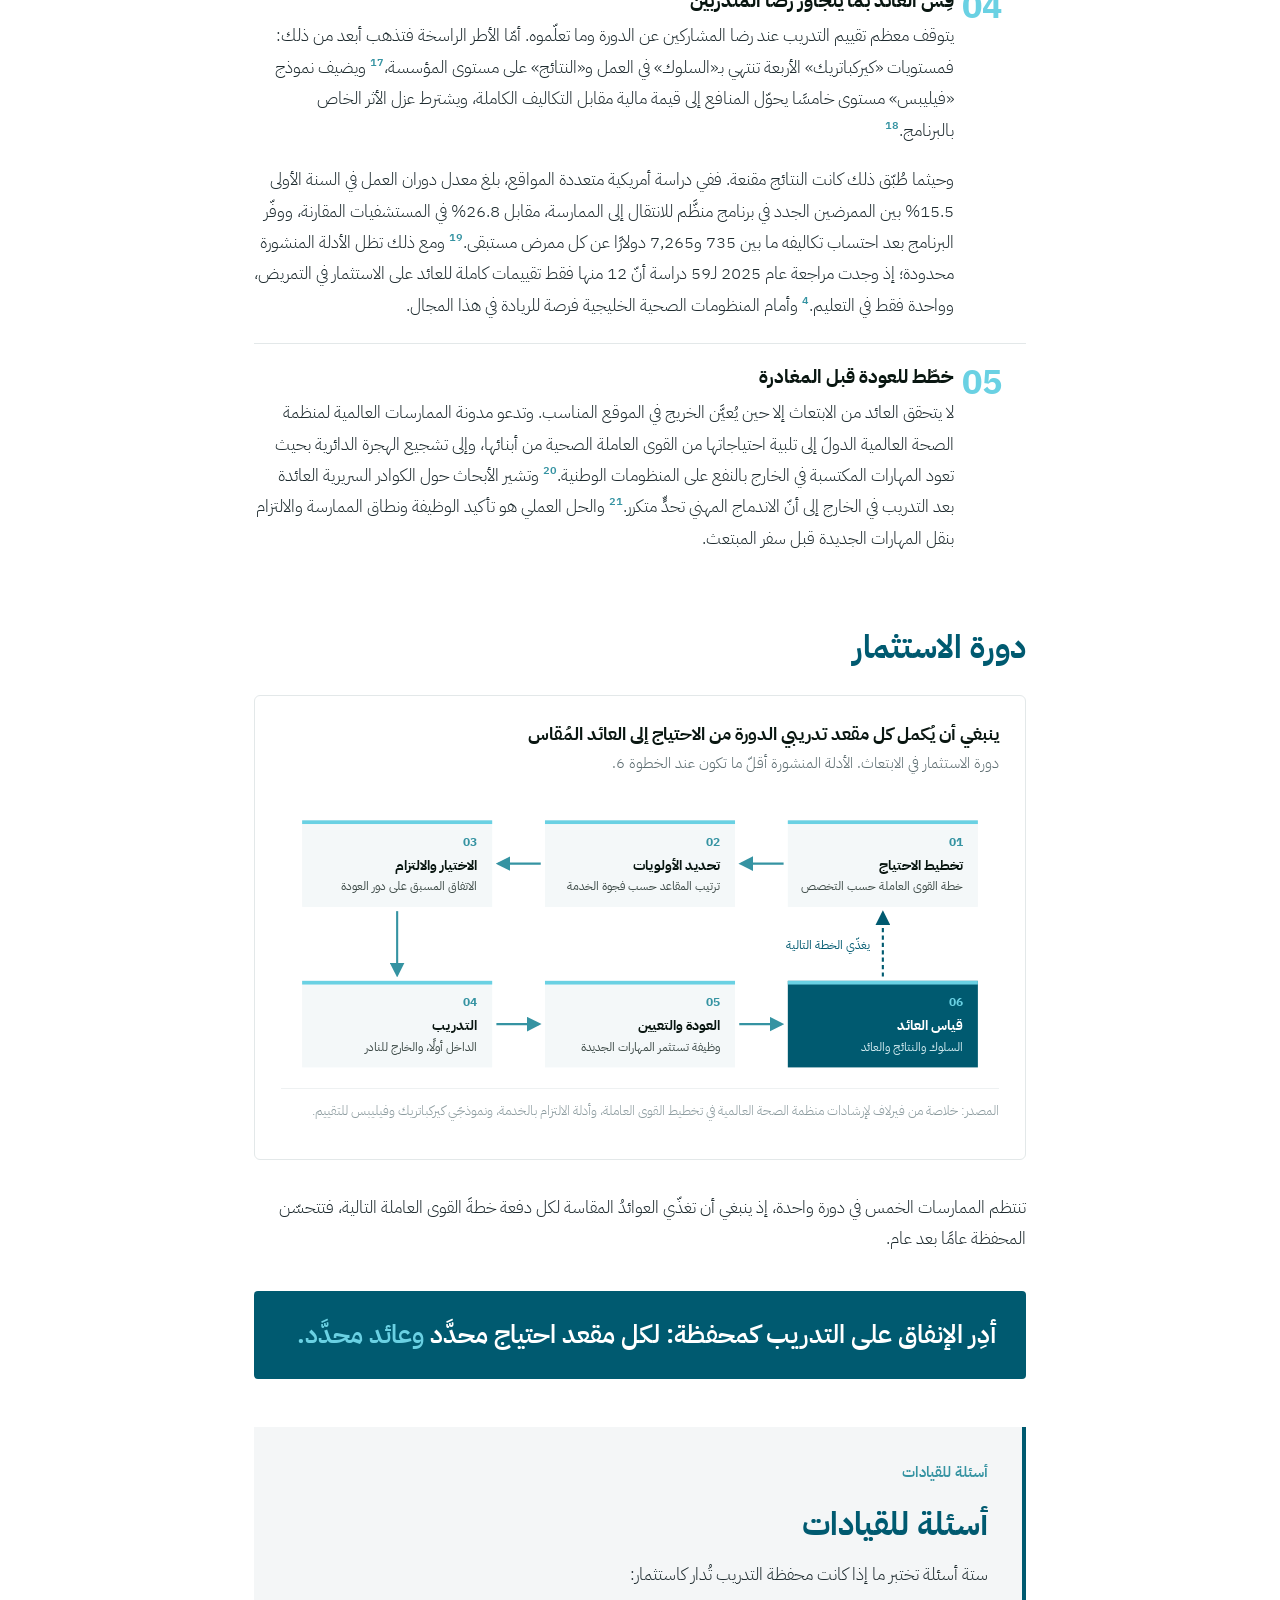
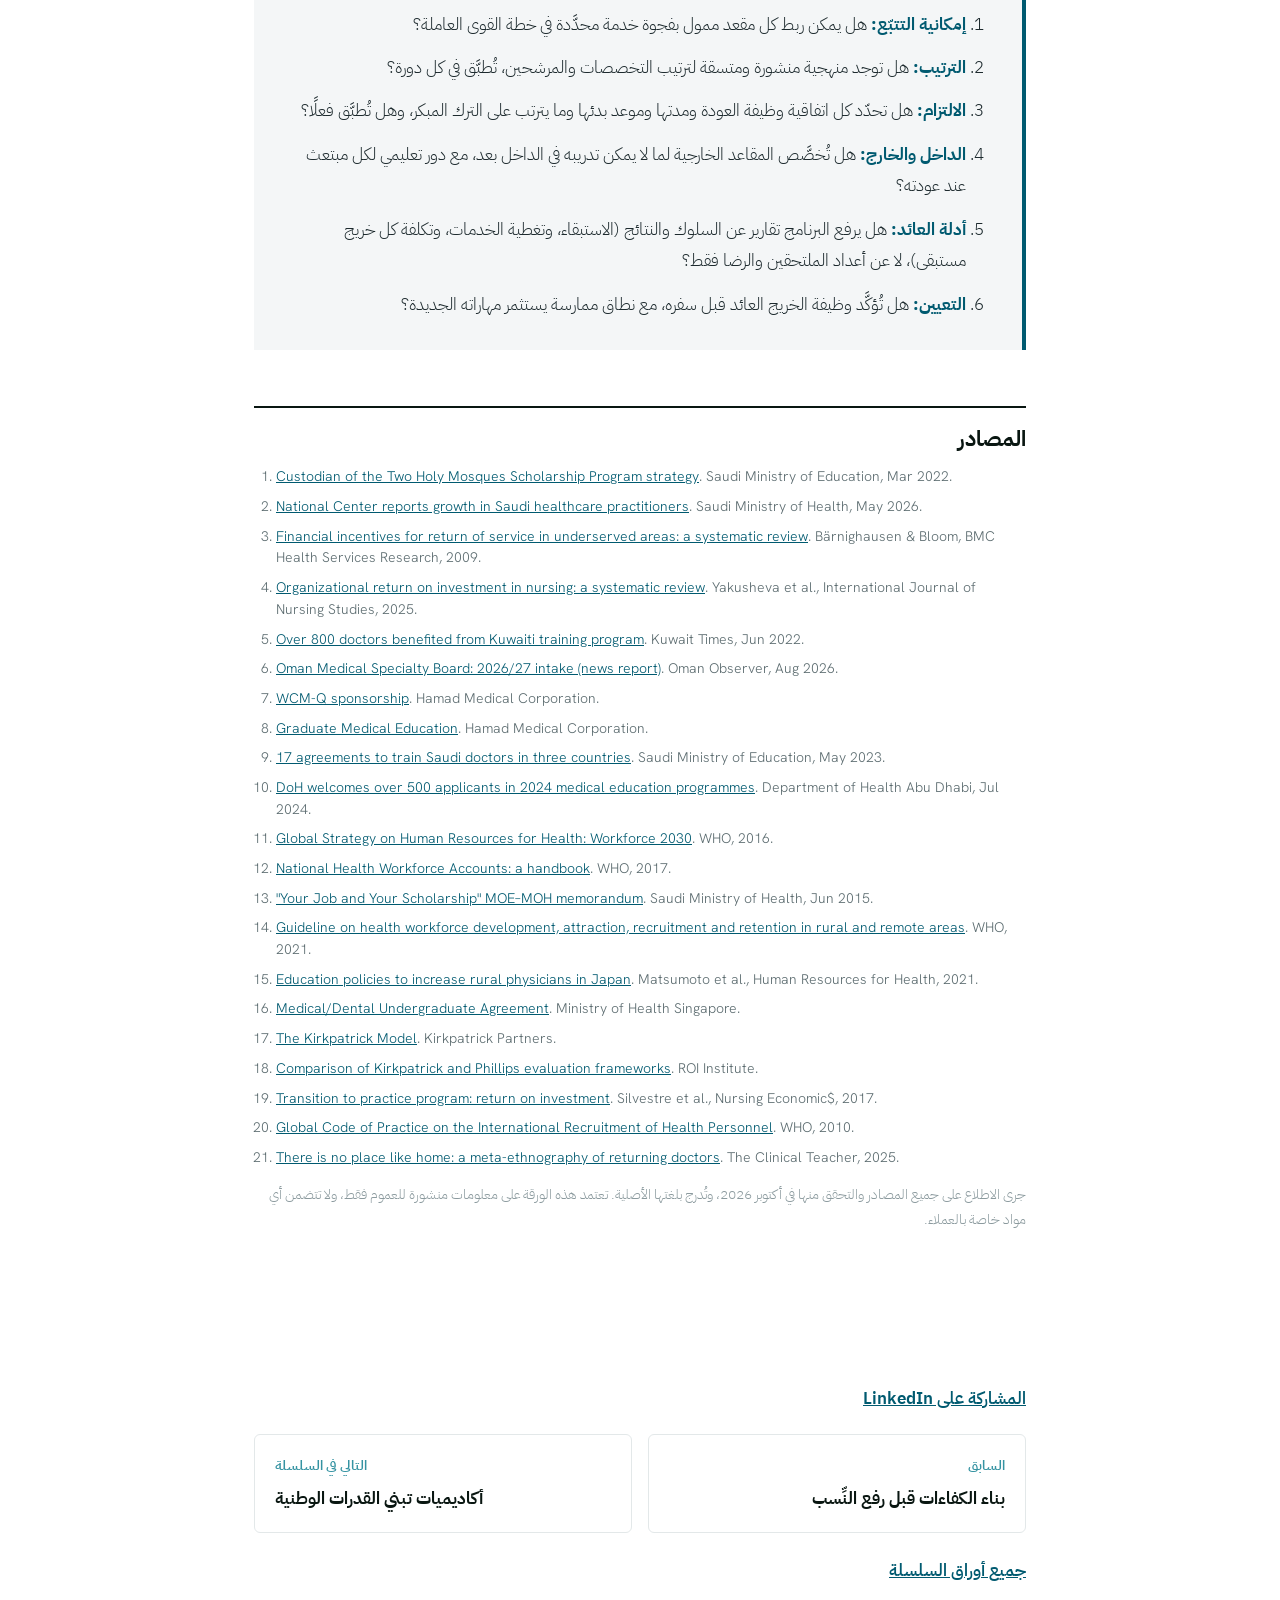
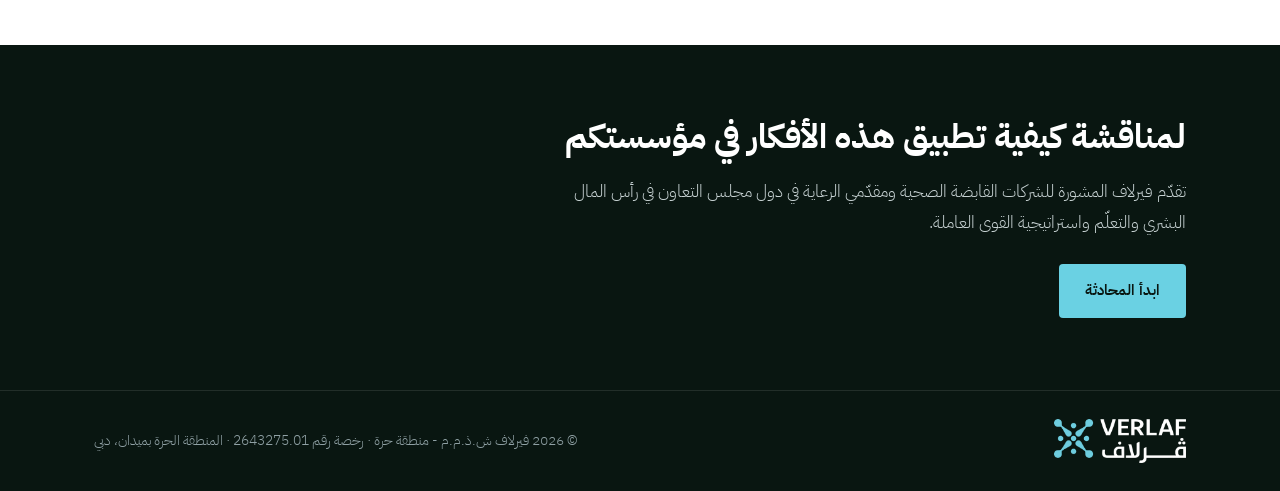
<file: ar/insights/scholarships-to-strategic-investment/index.html>
<!doctype html>
<html lang="ar" dir="rtl">
<head>
<meta charset="utf-8">
<meta name="viewport" content="width=device-width, initial-scale=1">
<title>من الابتعاث إلى الاستثمار الاستراتيجي: تحقيق عائد من الإنفاق الوطني على التدريب | فيرلاف</title>
<meta name="description" content="تحقيق عائد من الإنفاق الوطني على التدريب. تدرّب المنظومات الصحية في دول مجلس التعاون اليوم على نطاق لا تضاهيه إلا دول قليلة.">
<link rel="canonical" href="https://verlaf.com/ar/insights/scholarships-to-strategic-investment/">
<link rel="alternate" hreflang="en" href="https://verlaf.com/insights/scholarships-to-strategic-investment/">
<link rel="alternate" hreflang="ar" href="https://verlaf.com/ar/insights/scholarships-to-strategic-investment/">
<meta property="og:title" content="من الابتعاث إلى الاستثمار الاستراتيجي: تحقيق عائد من الإنفاق الوطني على التدريب | فيرلاف">
<meta property="og:description" content="تحقيق عائد من الإنفاق الوطني على التدريب. تدرّب المنظومات الصحية في دول مجلس التعاون اليوم على نطاق لا تضاهيه إلا دول قليلة.">
<meta property="og:url" content="https://verlaf.com/ar/insights/scholarships-to-strategic-investment/">
<meta property="og:type" content="article">
<meta property="og:locale" content="ar_AE">
<meta property="og:image" content="https://verlaf.com/assets/insights/og-scholarships-to-strategic-investment-ar.png">
<meta name="twitter:card" content="summary_large_image">
<link rel="icon" type="image/png" href="../../../assets/favicon.png">
<link rel="apple-touch-icon" href="../../../assets/apple-touch-icon.png">
<link rel="preconnect" href="https://fonts.googleapis.com">
<link rel="preconnect" href="https://fonts.gstatic.com" crossorigin>
<link href="https://fonts.googleapis.com/css2?family=IBM+Plex+Sans+Arabic:wght@300;400;600;700&family=Hanken+Grotesk:wght@400;600&display=swap" rel="stylesheet">
<link rel="stylesheet" href="../../../assets/style.css">
<link rel="stylesheet" href="../../../assets/insights.css">
</head>
<body class="insights-page">
<header>
  <div class="wrap nav">
    <a class="brand" href="../../" aria-label="فيرلاف - الصفحة الرئيسية"><img src="../../../assets/logo-ar-dark.png" alt="فيرلاف للاستشارات الإدارية" width="420" height="140"></a>
    <div class="nav-right">
      <ul id="menu"><li><a href="../../#about">من نحن</a></li><li><a href="../../#services">خدماتنا</a></li><li><a href="../../#approach">منهجيتنا</a></li><li><a href="../../insights/" aria-current="page">رؤى</a></li><li><a href="../../#contact" class="cta">تواصل معنا</a></li></ul>
      <a class="lang" href="../../../insights/scholarships-to-strategic-investment/" lang="en" hreflang="en">English</a>
      <button id="menu-btn" aria-label="فتح القائمة" aria-expanded="false">&#9776;</button>
    </div>
  </div>
</header>
<main id="top">
  <section class="article-hero">
    <img class="emblem" src="../../../assets/emblem-ice.png" alt="" aria-hidden="true">
    <div class="wrap">
      <p class="eyebrow"><a href="../">بناء القوى العاملة الصحية الوطنية</a> · الجزء <span dir="ltr">2 / 4</span></p>
      <h1>من الابتعاث <strong>إلى الاستثمار الاستراتيجي</strong></h1>
      <p class="sub">تحقيق عائد من الإنفاق الوطني على التدريب</p>
      <p class="byline">حسين الأشمر · نوفمبر 2026 · 5 دقائق للقراءة</p>
      <div class="btns">
        <a class="btn btn-ice" href="../../../assets/insights/Verlaf_Scholarships_to_strategic_investment_AR.pdf" download>تحميل PDF</a>
        <a class="btn btn-line" href="../../../assets/insights/Verlaf_Scholarships_to_strategic_investment.pdf" download>النسخة الإنجليزية (PDF)</a>
      </div>
    </div>
  </section>
  <article class="wrap article-body">
    <p class="eyebrow">الملخص التنفيذي</p><p class="lead">تدرّب المنظومات الصحية في دول مجلس التعاون اليوم على نطاق لا تضاهيه إلا دول قليلة. والمكسب التالي يكمن في طريقة إدارة هذا الإنفاق: <strong>بوصفه محفظة من الاستثمارات الوطنية، لكل مقعد فيها احتياج محدَّد وعائد محدَّد ومسؤول عن كليهما.</strong> فقد خدمت برامج الابتعاث تاريخيًا أهدافًا عدّة في آن واحد، والبرامج التي تبني قدرات دائمة هي تلك التي تُدار كمحافظ استثمارية.</p><div class="stats"><div class="stat"><div class="v" dir="ltr">70,000</div><div class="l">مبتعث مستهدف في أفضل 200 مؤسسة عالمية بحلول 2030</div><div class="s">وزارة التعليم <a href="#ref-1">[1]</a></div></div><div class="stat"><div class="v" dir="ltr">25,876</div><div class="l">متدربًا في 195 برنامجًا من برامج البورد السعودي</div><div class="s">وزارة الصحة <a href="#ref-2">[2]</a></div></div><div class="stat"><div class="v" dir="ltr">71%</div><div class="l">من الملتزمين بالخدمة يوفون بالتزامهم (تقدير مجمّع، مراجعة منهجية)</div><div class="s">بارنيغهاوزن وبلوم <a href="#ref-3">[3]</a></div></div><div class="stat"><div class="v" dir="ltr">12 من 59</div><div class="l">دراسة عن العائد في التمريض كانت تقييمات كاملة للعائد على الاستثمار</div><div class="s">ياكوشيفا وآخرون <a href="#ref-4">[4]</a></div></div></div><p>تعرض هذه الورقة خمس ممارسات تحوّل الإنفاق على التدريب إلى قدرات وطنية، مستندةً إلى البرامج الإقليمية وإلى الأدلة الدولية حول الالتزام بالخدمة وقياس العائد، وتختتم بأسئلة يمكن للقيادات أن تختبر بها محافظها.</p><h2>المنطقة تدرّب على نطاق وطني</h2><p>تدير كل دولة من دول المجلس اليوم برامج كبيرة لتدريب كوادرها السريرية. وتعرض الأمثلة التالية تنوّع هذا الالتزام، علمًا بأنها تستخدم مقاييس وسنوات مختلفة، فلا تصلح للمقارنة بين البرامج.</p><div class="table-wrap"><table><thead><tr><th scope="col">البرنامج</th><th scope="col">الدولة</th><th scope="col">مثال على النطاق المنشور</th></tr></thead><tbody><tr><td>معهد الكويت للاختصاصات الطبية<sup class="ref"><a href="#ref-5" aria-label="Source 5">5</a></sup></td><td>الكويت</td><td>أكثر من 25 برنامجًا تدريبيًا تخصصيًا (2022)</td></tr><tr><td>المجلس العُماني للاختصاصات الطبية<sup class="ref"><a href="#ref-6" aria-label="Source 6">6</a></sup></td><td>عُمان</td><td>قبول 217 طبيبًا لعام 2026/2027: 207 أطباء مقيمين في 21 تخصصًا و10 زملاء</td></tr><tr><td>مؤسسة حمد الطبية<sup class="ref"><a href="#ref-7" aria-label="Source 7">7</a>, <a href="#ref-8" aria-label="Source 8">8</a></sup></td><td>قطر</td><td>22 برنامج إقامة ونحو 52 برنامج زمالة سريرية؛ ورعاية طلبة الطب منذ عام 2010</td></tr><tr><td>برنامج خادم الحرمين الشريفين للابتعاث<sup class="ref"><a href="#ref-1" aria-label="Source 1">1</a></sup></td><td>السعودية</td><td>استراتيجية جديدة أُطلقت عام 2022: 70,000 طالب في أفضل 200 مؤسسة عالمية بحلول 2030، صُمّمت بعد مراجعة أكثر من 90 برنامجًا حول العالم</td></tr><tr><td>برامج البورد السعودي<sup class="ref"><a href="#ref-2" aria-label="Source 2">2</a></sup></td><td>السعودية</td><td>25,876 متدربًا في 195 برنامجًا؛ وارتفاع المقاعد التدريبية 202% مقارنة بعام 2018 (مايو 2026)</td></tr><tr><td>الأكاديمية الصحية التابعة للهيئة السعودية للتخصصات الصحية<sup class="ref"><a href="#ref-2" aria-label="Source 2">2</a></sup></td><td>السعودية</td><td>تدريب أكثر من 40,000 شخص عبر برامج مرتبطة بالتوظيف في أكثر من 37 مدينة</td></tr><tr><td>اتفاقيات تدريب الأطباء في الخارج<sup class="ref"><a href="#ref-9" aria-label="Source 9">9</a></sup></td><td>السعودية</td><td>255 مقعدًا في ألمانيا والسويد وأيرلندا في تخصصات محدَّدة (2023)</td></tr><tr><td>برامج التعليم الطبي في دائرة الصحة - أبوظبي<sup class="ref"><a href="#ref-10" aria-label="Source 10">10</a></sup></td><td>الإمارات</td><td>قبول 505 من أصل 1,711 طلبًا في 44 تخصصًا؛ وقبول جميع المتقدمين المواطنين البالغ عددهم 294 (2024)</td></tr></tbody></table></div><p>عند هذا النطاق يتغيّر السؤال. فحين كانت البرامج صغيرة، كانت الأولوية لعدد المقاعد الممكن تمويلها، أمّا اليوم فالسؤال هو <strong>ما العائد من كل مقعد</strong>: هل المقعد في التخصص الصحيح، وهل يعود الخريج إلى الوظيفة الصحيحة، وهل يستطيع أحد أن يبيّن الفرق الذي أحدثه؟</p><h2>خمس ممارسات تحوّل الابتعاث إلى قدرات</h2><section class="lesson"><div class="n" dir="ltr">01</div><div><h3>حدّد الأولويات بحسب احتياج الخدمة، لا بحسب المتقدّمين</h3><p>المحفظة المبنية على الطلبات الفردية تعكس ما يرغب المرشحون في دراسته، أمّا المحفظة المبنية على خطة للقوى العاملة فتعكس ما سيحتاجه المرضى. وتصف «الاستراتيجية العالمية للموارد البشرية في مجال الصحة: القوى العاملة 2030» الصادرة عن منظمة الصحة العالمية عدمَ التوافق بين استراتيجيات التعليم واحتياجات السكان بأنه قيد رئيسي على القوى العاملة الصحية، وتدعو كل دولة إلى إنشاء وحدة لتخطيط القوى العاملة.<sup class="ref"><a href="#ref-11" aria-label="Source 11">11</a></sup> كما توفّر الحسابات الوطنية للقوى العاملة الصحية لدى المنظمة 78 مؤشرًا معياريًا لدعم هذا التخطيط.<sup class="ref"><a href="#ref-12" aria-label="Source 12">12</a></sup></p><p>وتطبّق المملكة العربية السعودية هذا المبدأ في مواضع عدّة؛ إذ تموّل اتفاقياتها في الخارج لعام 2023 مقاعد في تخصصات محدَّدة مثل التخدير وجراحة القلب والأورام والتمريض.<sup class="ref"><a href="#ref-9" aria-label="Source 9">9</a></sup> وربط برنامج «وظيفتك وبعثتك» عام 2015 عشرين ألف بعثة في الطب والتخصصات الصحية المساندة بالتوظيف في القطاع الصحي عند التخرج.<sup class="ref"><a href="#ref-13" aria-label="Source 13">13</a></sup> والممارسة التي ينبغي تعميمها ترتيب بسيط: أن يرتبط كل مقعد ممول بفجوة خدمة محدَّدة في الخطة.</p></div></section><section class="lesson"><div class="n" dir="ltr">02</div><div><h3>اربط المبتعث بالتزام بالخدمة، وأحسِن تصميم هذا الالتزام</h3><p>اتفاقيات الالتزام بالخدمة بعد العودة شائعة، والأدلة تدعمها مع بعض التحفظات. فقد وجدت مراجعة منهجية شملت 43 دراسة أنّ <strong>71%</strong> من المشاركين، بعد تجميع البرامج التي تتوافر عنها بيانات، أوفوا بالتزامهم بالخدمة أو كانوا في طور الوفاء به. وبلغت نسبة الوفاء 84% حيث لا يُتاح خيار التحلّل من الالتزام مقابل تعويض مالي مقابل 67% حيث يوجد، وإن لم يكن هذا الفرق ذا دلالة إحصائية.<sup class="ref"><a href="#ref-3" aria-label="Source 3">3</a></sup> وتدعم إرشادات منظمة الصحة العالمية لعام 2021 المنحَ المقرونة باتفاقيات الالتزام بالخدمة، لكن بصورة مشروطة واستنادًا إلى أدلة منخفضة اليقين.<sup class="ref"><a href="#ref-14" aria-label="Source 14">14</a></sup></p><p>وتنجح الالتزامات أكثر حين تكون جزءًا من حزمة متكاملة. ففي اليابان، كان <strong>98%</strong> من خريجي جامعة أُنشئت لخدمة المناطق الريفية لا يزالون يوفون بعقود الخدمة بعد خمس سنوات من التخرج، مقابل 90% لخريجي حصص القبول الإقليمية الحاصلين على منح، و81% للحاصلين على منح فقط.<sup class="ref"><a href="#ref-15" aria-label="Source 15">15</a></sup> وتحدّد سنغافورة الالتزام بدقة: خمس سنوات من الخدمة العامة لخريجي الطب من المواطنين، لا تُحتسب إلا بعد السنة الأولى من التدريب اللاحق للتخرج، مع استرداد قيمة الدعم وفوائدها، بحسب المدة المتبقية، عند الترك المبكر.<sup class="ref"><a href="#ref-16" aria-label="Source 16">16</a></sup> والدرس أنّ الالتزامات تنجح أكثر حين يُصمَّم الاختيار والتدريب والوظيفة المضمونة معًا.</p></div></section><section class="lesson"><div class="n" dir="ltr">03</div><div><h3>وازن المحفظة بين الداخل والخارج</h3><p>أصبح التدريب في الداخل ممكنًا على نطاق واسع، إذ ارتفعت المقاعد التدريبية في المملكة 202% منذ عام 2018.<sup class="ref"><a href="#ref-2" aria-label="Source 2">2</a></sup> وهذا يغيّر دور الابتعاث الخارجي؛ فالمحفظة السليمة تدرّب في الداخل حيثما وُجدت برامج وطنية، وتخصّص المقاعد الخارجية للتخصصات الدقيقة النادرة وتطوير أعضاء هيئة التدريس والقدرات الجديدة التي تعيدها المنظومة وتعلّمها محليًا. ولذلك ينبغي أن يقترن كل مقعد خارجي بدور محدَّد عند العودة، يُفضَّل أن يشمل تعليم الآخرين.</p></div></section><section class="lesson"><div class="n" dir="ltr">04</div><div><h3>قِس العائد بما يتجاوز رضا المتدربين</h3><p>يتوقف معظم تقييم التدريب عند رضا المشاركين عن الدورة وما تعلّموه. أمّا الأطر الراسخة فتذهب أبعد من ذلك: فمستويات «كيركباتريك» الأربعة تنتهي بـ«السلوك» في العمل و«النتائج» على مستوى المؤسسة،<sup class="ref"><a href="#ref-17" aria-label="Source 17">17</a></sup> ويضيف نموذج «فيليبس» مستوى خامسًا يحوّل المنافع إلى قيمة مالية مقابل التكاليف الكاملة، ويشترط عزل الأثر الخاص بالبرنامج.<sup class="ref"><a href="#ref-18" aria-label="Source 18">18</a></sup></p><p>وحيثما طُبّق ذلك كانت النتائج مقنعة. ففي دراسة أمريكية متعددة المواقع، بلغ معدل دوران العمل في السنة الأولى 15.5% بين الممرضين الجدد في برنامج منظَّم للانتقال إلى الممارسة، مقابل 26.8% في المستشفيات المقارنة، ووفّر البرنامج بعد احتساب تكاليفه ما بين 735 و7,265 دولارًا عن كل ممرض مستبقى.<sup class="ref"><a href="#ref-19" aria-label="Source 19">19</a></sup> ومع ذلك تظل الأدلة المنشورة محدودة؛ إذ وجدت مراجعة عام 2025 لـ59 دراسة أنّ 12 منها فقط تقييمات كاملة للعائد على الاستثمار في التمريض، وواحدة فقط في التعليم.<sup class="ref"><a href="#ref-4" aria-label="Source 4">4</a></sup> وأمام المنظومات الصحية الخليجية فرصة للريادة في هذا المجال.</p></div></section><section class="lesson"><div class="n" dir="ltr">05</div><div><h3>خطّط للعودة قبل المغادرة</h3><p>لا يتحقق العائد من الابتعاث إلا حين يُعيَّن الخريج في الموقع المناسب. وتدعو مدونة الممارسات العالمية لمنظمة الصحة العالمية الدولَ إلى تلبية احتياجاتها من القوى العاملة الصحية من أبنائها، وإلى تشجيع الهجرة الدائرية بحيث تعود المهارات المكتسبة في الخارج بالنفع على المنظومات الوطنية.<sup class="ref"><a href="#ref-20" aria-label="Source 20">20</a></sup> وتشير الأبحاث حول الكوادر السريرية العائدة بعد التدريب في الخارج إلى أنّ الاندماج المهني تحدٍّ متكرر.<sup class="ref"><a href="#ref-21" aria-label="Source 21">21</a></sup> والحل العملي هو تأكيد الوظيفة ونطاق الممارسة والالتزام بنقل المهارات الجديدة قبل سفر المبتعث.</p></div></section><h2>دورة الاستثمار</h2><figure class="exhibit"><figcaption><strong>ينبغي أن يُكمل كل مقعد تدريبي الدورة من الاحتياج إلى العائد المُقاس</strong><span>دورة الاستثمار في الابتعاث. الأدلة المنشورة أقلّ ما تكون عند الخطوة 6.</span></figcaption><div class="svg-wrap"><svg role="img" aria-label="ينبغي أن يُكمل كل مقعد تدريبي الدورة من الاحتياج إلى العائد المُقاس" viewBox="0 0 680 266" xmlns="http://www.w3.org/2000/svg"><defs><marker id="ah2" viewBox="0 0 10 10" refX="8" refY="5" markerWidth="7" markerHeight="7" orient="auto-start-reverse"><path d="M0,0 L10,5 L0,10 z" fill="#3593A2"/></marker><marker id="ahd2" viewBox="0 0 10 10" refX="8" refY="5" markerWidth="7" markerHeight="7" orient="auto-start-reverse"><path d="M0,0 L10,5 L0,10 z" fill="#005A70"/></marker><linearGradient id="gr2" x1="0" x2="1"><stop offset="0" stop-color="#005A70"/><stop offset="1" stop-color="#6AD1E3"/></linearGradient></defs><rect x="480" y="24" width="180" height="82" fill="#F4F8F9"/><rect x="480" y="24" width="180" height="3.5" fill="#6AD1E3"/><text x="646.0" y="48.0" font-size="11" font-family="inherit" font-weight="700" fill="#3593A2" text-anchor="start" direction="rtl" >01</text><text x="646.0" y="71.0" font-size="13.5" font-family="inherit" font-weight="700" fill="#091611" text-anchor="start" direction="rtl" >تخطيط الاحتياج</text><text x="646.0" y="90.0" font-size="11.5" font-family="inherit" font-weight="400" fill="#3d4a47" text-anchor="start" direction="rtl" >خطة القوى العاملة حسب التخصص</text><rect x="250" y="24" width="180" height="82" fill="#F4F8F9"/><rect x="250" y="24" width="180" height="3.5" fill="#6AD1E3"/><text x="416.0" y="48.0" font-size="11" font-family="inherit" font-weight="700" fill="#3593A2" text-anchor="start" direction="rtl" >02</text><text x="416.0" y="71.0" font-size="13.5" font-family="inherit" font-weight="700" fill="#091611" text-anchor="start" direction="rtl" >تحديد الأولويات</text><text x="416.0" y="90.0" font-size="11.5" font-family="inherit" font-weight="400" fill="#3d4a47" text-anchor="start" direction="rtl" >ترتيب المقاعد حسب فجوة الخدمة</text><rect x="20" y="24" width="180" height="82" fill="#F4F8F9"/><rect x="20" y="24" width="180" height="3.5" fill="#6AD1E3"/><text x="186.0" y="48.0" font-size="11" font-family="inherit" font-weight="700" fill="#3593A2" text-anchor="start" direction="rtl" >03</text><text x="186.0" y="71.0" font-size="13.5" font-family="inherit" font-weight="700" fill="#091611" text-anchor="start" direction="rtl" >الاختيار والالتزام</text><text x="186.0" y="90.0" font-size="11.5" font-family="inherit" font-weight="400" fill="#3d4a47" text-anchor="start" direction="rtl" >الاتفاق المسبق على دور العودة</text><rect x="20" y="176" width="180" height="82" fill="#F4F8F9"/><rect x="20" y="176" width="180" height="3.5" fill="#6AD1E3"/><text x="186.0" y="200.0" font-size="11" font-family="inherit" font-weight="700" fill="#3593A2" text-anchor="start" direction="rtl" >04</text><text x="186.0" y="223.0" font-size="13.5" font-family="inherit" font-weight="700" fill="#091611" text-anchor="start" direction="rtl" >التدريب</text><text x="186.0" y="242.0" font-size="11.5" font-family="inherit" font-weight="400" fill="#3d4a47" text-anchor="start" direction="rtl" >الداخل أولًا، والخارج للنادر</text><rect x="250" y="176" width="180" height="82" fill="#F4F8F9"/><rect x="250" y="176" width="180" height="3.5" fill="#6AD1E3"/><text x="416.0" y="200.0" font-size="11" font-family="inherit" font-weight="700" fill="#3593A2" text-anchor="start" direction="rtl" >05</text><text x="416.0" y="223.0" font-size="13.5" font-family="inherit" font-weight="700" fill="#091611" text-anchor="start" direction="rtl" >العودة والتعيين</text><text x="416.0" y="242.0" font-size="11.5" font-family="inherit" font-weight="400" fill="#3d4a47" text-anchor="start" direction="rtl" >وظيفة تستثمر المهارات الجديدة</text><rect x="480" y="176" width="180" height="82" fill="#005A70"/><rect x="480" y="176" width="180" height="3.5" fill="#6AD1E3"/><text x="646.0" y="200.0" font-size="11" font-family="inherit" font-weight="700" fill="#6AD1E3" text-anchor="start" direction="rtl" >06</text><text x="646.0" y="223.0" font-size="13.5" font-family="inherit" font-weight="700" fill="#fff" text-anchor="start" direction="rtl" >قياس العائد</text><text x="646.0" y="242.0" font-size="11.5" font-family="inherit" font-weight="400" fill="#cfe9ee" text-anchor="start" direction="rtl" >السلوك والنتائج والعائد</text><line x1="476" y1="65" x2="436" y2="65" stroke="#3593A2" stroke-width="2" marker-end="url(#ah2)" /><line x1="246" y1="65" x2="206" y2="65" stroke="#3593A2" stroke-width="2" marker-end="url(#ah2)" /><line x1="110" y1="110" x2="110" y2="170" stroke="#3593A2" stroke-width="2" marker-end="url(#ah2)" /><line x1="204" y1="217" x2="244" y2="217" stroke="#3593A2" stroke-width="2" marker-end="url(#ah2)" /><line x1="434" y1="217" x2="474" y2="217" stroke="#3593A2" stroke-width="2" marker-end="url(#ah2)" /><line x1="570" y1="172" x2="570" y2="112" stroke="#005A70" stroke-width="2" marker-end="url(#ahd2)" stroke-dasharray="4 3"/><text x="558.0" y="146.0" font-size="11.5" font-family="inherit" font-weight="400" fill="#005A70" text-anchor="start" direction="rtl" >يغذّي الخطة التالية</text></svg></div><p class="fig-src">المصدر: خلاصة من فيرلاف لإرشادات منظمة الصحة العالمية في تخطيط القوى العاملة، وأدلة الالتزام بالخدمة، ونموذجَي كيركباتريك وفيليبس للتقييم.</p></figure><p>تنتظم الممارسات الخمس في دورة واحدة، إذ ينبغي أن تغذّي العوائدُ المقاسة لكل دفعة خطةَ القوى العاملة التالية، فتتحسّن المحفظة عامًا بعد عام.</p><blockquote class="pull">أدِر الإنفاق على التدريب كمحفظة: لكل مقعد احتياج محدَّد <span>وعائد محدَّد.</span></blockquote><section class="questions"><p class="eyebrow">أسئلة للقيادات</p><h2>أسئلة للقيادات</h2><p>ستة أسئلة تختبر ما إذا كانت محفظة التدريب تُدار كاستثمار:</p><ol><li><strong>إمكانية التتبّع:</strong> هل يمكن ربط كل مقعد ممول بفجوة خدمة محدَّدة في خطة القوى العاملة؟</li><li><strong>الترتيب:</strong> هل توجد منهجية منشورة ومتسقة لترتيب التخصصات والمرشحين، تُطبَّق في كل دورة؟</li><li><strong>الالتزام:</strong> هل تحدّد كل اتفاقية وظيفة العودة ومدتها وموعد بدئها وما يترتب على الترك المبكر، وهل تُطبَّق فعلًا؟</li><li><strong>الداخل والخارج:</strong> هل تُخصَّص المقاعد الخارجية لما لا يمكن تدريبه في الداخل بعد، مع دور تعليمي لكل مبتعث عند عودته؟</li><li><strong>أدلة العائد:</strong> هل يرفع البرنامج تقارير عن السلوك والنتائج (الاستبقاء، وتغطية الخدمات، وتكلفة كل خريج مستبقى)، لا عن أعداد الملتحقين والرضا فقط؟</li><li><strong>التعيين:</strong> هل تُؤكَّد وظيفة الخريج العائد قبل سفره، مع نطاق ممارسة يستثمر مهاراته الجديدة؟</li></ol></section>
    <section class="sources" aria-labelledby="src-h">
      <h2 id="src-h">المصادر</h2>
      <ol dir="ltr" lang="en"><li id="ref-1"><a href="https://www.moe.gov.sa/en/mediacenter/MOEnews/Pages/s-s-7-2022-6.aspx" rel="noopener" target="_blank">Custodian of the Two Holy Mosques Scholarship Program strategy</a>. Saudi Ministry of Education, Mar 2022.</li><li id="ref-2"><a href="https://www.moh.gov.sa/en/ministry/mediacenter/news/pages/news-2026-05-23-001.aspx" rel="noopener" target="_blank">National Center reports growth in Saudi healthcare practitioners</a>. Saudi Ministry of Health, May 2026.</li><li id="ref-3"><a href="https://bmchealthservres.biomedcentral.com/articles/10.1186/1472-6963-9-86" rel="noopener" target="_blank">Financial incentives for return of service in underserved areas: a systematic review</a>. Bärnighausen &amp; Bloom, BMC Health Services Research, 2009.</li><li id="ref-4"><a href="https://epublications.marquette.edu/lib_fac/152" rel="noopener" target="_blank">Organizational return on investment in nursing: a systematic review</a>. Yakusheva et al., International Journal of Nursing Studies, 2025.</li><li id="ref-5"><a href="https://kuwaittimes.com/over-800-doctors-benefited-from-kuwaiti-training-program-ministry" rel="noopener" target="_blank">Over 800 doctors benefited from Kuwaiti training program</a>. Kuwait Times, Jun 2022.</li><li id="ref-6"><a href="https://www.omanobserver.om/ampArticle/1195341" rel="noopener" target="_blank">Oman Medical Specialty Board: 2026/27 intake (news report)</a>. Oman Observer, Aug 2026.</li><li id="ref-7"><a href="https://site.hamad.qa/en/education-and-research/Medical-Education/Scholarships/Pages/WCMCQ-Sponsorship.html" rel="noopener" target="_blank">WCM-Q sponsorship</a>. Hamad Medical Corporation.</li><li id="ref-8"><a href="https://hamad.qa/EN/Education-and-research/Medical-Education/GME" rel="noopener" target="_blank">Graduate Medical Education</a>. Hamad Medical Corporation.</li><li id="ref-9"><a href="https://moe.gov.sa/en/mediacenter/MOEnews/Pages/Doctors-training-agreement.aspx" rel="noopener" target="_blank">17 agreements to train Saudi doctors in three countries</a>. Saudi Ministry of Education, May 2023.</li><li id="ref-10"><a href="https://doh.gov.ae/en/news/doh-welcomes-over-500-applicants-in-the-2024-medical-education-programmes" rel="noopener" target="_blank">DoH welcomes over 500 applicants in 2024 medical education programmes</a>. Department of Health Abu Dhabi, Jul 2024.</li><li id="ref-11"><a href="https://www.who.int/publications/i/item/9789241511131" rel="noopener" target="_blank">Global Strategy on Human Resources for Health: Workforce 2030</a>. WHO, 2016.</li><li id="ref-12"><a href="https://www.who.int/publications/i/item/9789241513111" rel="noopener" target="_blank">National Health Workforce Accounts: a handbook</a>. WHO, 2017.</li><li id="ref-13"><a href="https://moh.gov.sa/en/Ministry/MediaCenter/News/Pages/news-2015-06-05-001.aspx" rel="noopener" target="_blank">&quot;Your Job and Your Scholarship&quot; MOE–MOH memorandum</a>. Saudi Ministry of Health, Jun 2015.</li><li id="ref-14"><a href="https://www.who.int/publications/i/item/9789240024229" rel="noopener" target="_blank">Guideline on health workforce development, attraction, recruitment and retention in rural and remote areas</a>. WHO, 2021.</li><li id="ref-15"><a href="https://link.springer.com/doi/10.1186/s12960-021-00644-6" rel="noopener" target="_blank">Education policies to increase rural physicians in Japan</a>. Matsumoto et al., Human Resources for Health, 2021.</li><li id="ref-16"><a href="https://hpp.moh.gov.sg/career-practice/medical-dental-undergraduate-agreement/" rel="noopener" target="_blank">Medical/Dental Undergraduate Agreement</a>. Ministry of Health Singapore.</li><li id="ref-17"><a href="https://www.kirkpatrickpartners.com/the-kirkpatrick-model/" rel="noopener" target="_blank">The Kirkpatrick Model</a>. Kirkpatrick Partners.</li><li id="ref-18"><a href="https://roiinstitute.net/wp-content/uploads/2017/10/Comparison-of-Kirkpatrick-and-Phillips-1.pdf" rel="noopener" target="_blank">Comparison of Kirkpatrick and Phillips evaluation frameworks</a>. ROI Institute.</li><li id="ref-19"><a href="https://ncsbn.org/public-files/ROI.pdf" rel="noopener" target="_blank">Transition to practice program: return on investment</a>. Silvestre et al., Nursing Economic$, 2017.</li><li id="ref-20"><a href="https://cdn.who.int/media/docs/default-source/health-workforce/migration-code/who_global_code_of_practice_en.pdf" rel="noopener" target="_blank">Global Code of Practice on the International Recruitment of Health Personnel</a>. WHO, 2010.</li><li id="ref-21"><a href="https://www.epistemonikos.org/en/documents/b91b752525077e23e965c441792201b324127f05" rel="noopener" target="_blank">There is no place like home: a meta-ethnography of returning doctors</a>. The Clinical Teacher, 2025.</li></ol>
      <p class="note">جرى الاطلاع على جميع المصادر والتحقق منها في أكتوبر 2026، وتُدرج بلغتها الأصلية. تعتمد هذه الورقة على معلومات منشورة للعموم فقط، ولا تتضمن أي مواد خاصة بالعملاء.</p>
    </section>
    <p class="share"><a href="https://www.linkedin.com/sharing/share-offsite/?url=https%3A%2F%2Fverlaf.com%2Far%2Finsights%2Fscholarships-to-strategic-investment%2F" target="_blank" rel="noopener">المشاركة على LinkedIn</a></p>
    <nav class="series-nav" aria-label="جميع أوراق السلسلة"><a class="sn prev" href="../supply-before-quotas/"><span>السابق</span><strong>بناء الكفاءات قبل رفع النِّسب</strong></a><a class="sn next" href="../academies-national-capability/"><span>التالي في السلسلة</span><strong>أكاديميات تبني القدرات الوطنية</strong></a></nav>
    <p class="all"><a href="../">جميع أوراق السلسلة</a></p>
  </article>
  <section class="article-cta">
    <div class="wrap">
      <h2>لمناقشة كيفية تطبيق هذه الأفكار في مؤسستكم</h2>
      <p>تقدّم فيرلاف المشورة للشركات القابضة الصحية ومقدّمي الرعاية في دول مجلس التعاون في رأس المال البشري والتعلّم واستراتيجية القوى العاملة.</p>
      <a class="btn btn-ice" href="mailto:hussein.alashmar@verlaf.com?subject=Verlaf%20Insights">ابدأ المحادثة</a>
    </div>
  </section>
</main>
<script type="application/ld+json">{"@context": "https://schema.org", "@type": "Article", "headline": "من الابتعاث إلى الاستثمار الاستراتيجي: تحقيق عائد من الإنفاق الوطني على التدريب", "inLanguage": "ar", "author": {"@type": "Person", "name": "حسين الأشمر"}, "publisher": {"@type": "Organization", "name": "Verlaf", "url": "https://verlaf.com"}, "isPartOf": {"@type": "CreativeWorkSeries", "name": "بناء القوى العاملة الصحية الوطنية"}, "url": "https://verlaf.com/ar/insights/scholarships-to-strategic-investment/", "image": "https://verlaf.com/assets/insights/og-scholarships-to-strategic-investment-ar.png"}</script>
<footer>
  <div class="wrap">
    <img src="../../../assets/logo-ar-light.png" alt="فيرلاف" width="420" height="140">
    <span>© <span id="yr">2026</span> فيرلاف ش.ذ.م.م - منطقة حرة · رخصة رقم <span class="ltr">2643275.01</span> · المنطقة الحرة بميدان، دبي</span>
  </div>
</footer>
<script src="../../../assets/site.js"></script>
<script src="../../../assets/insights.js"></script>
</body>
</html>
</file>
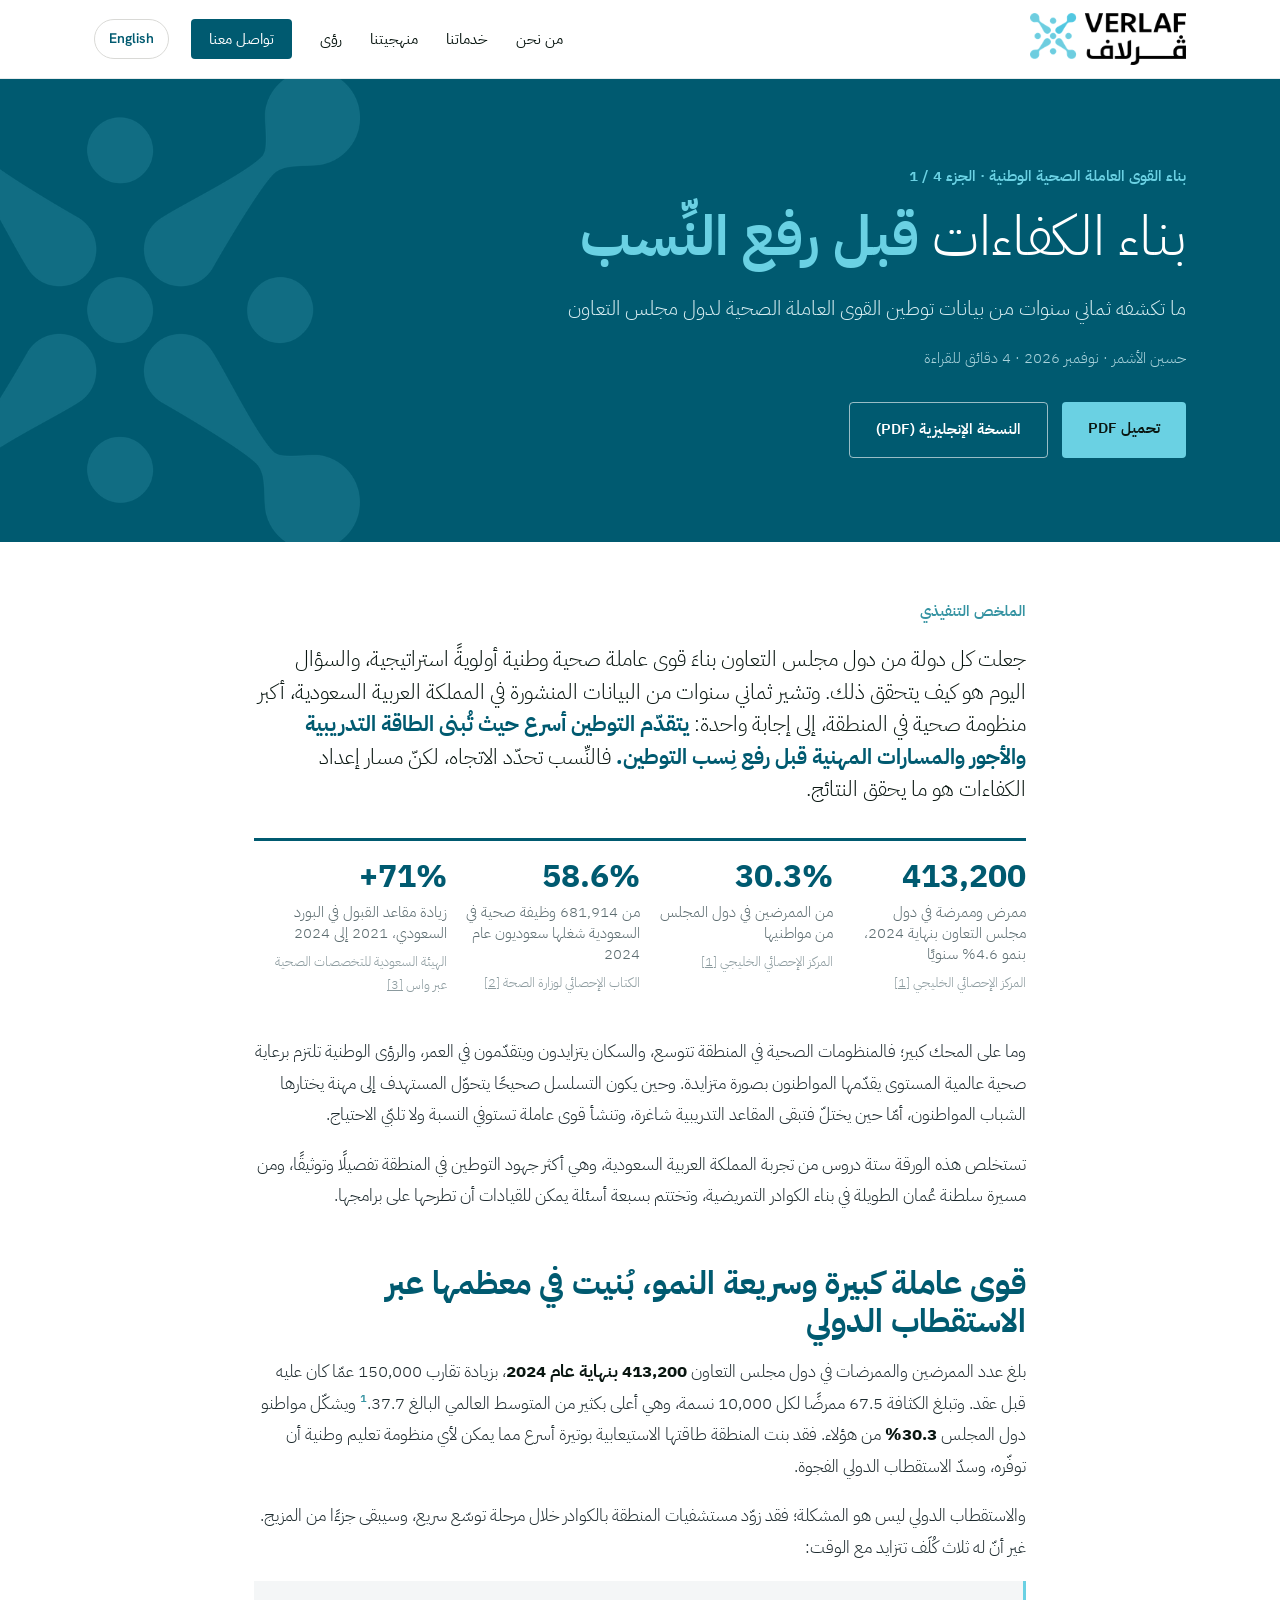
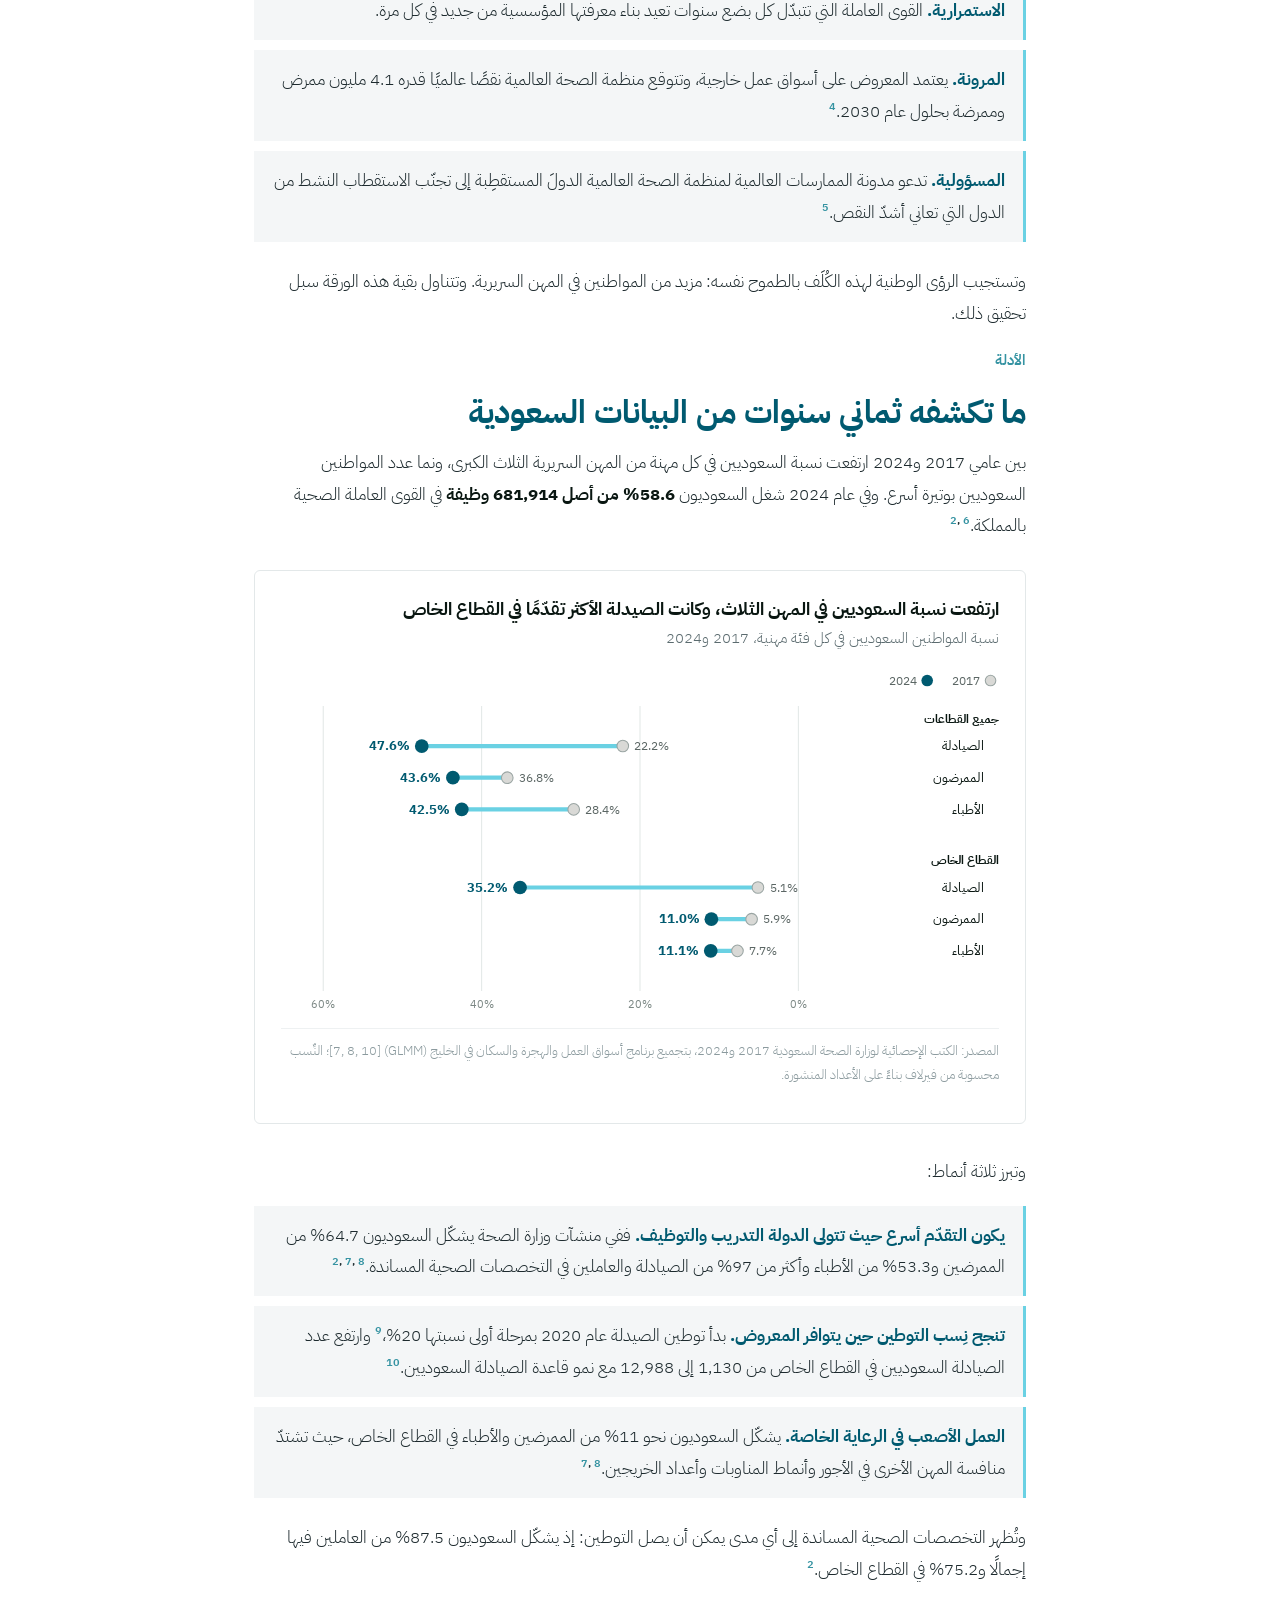
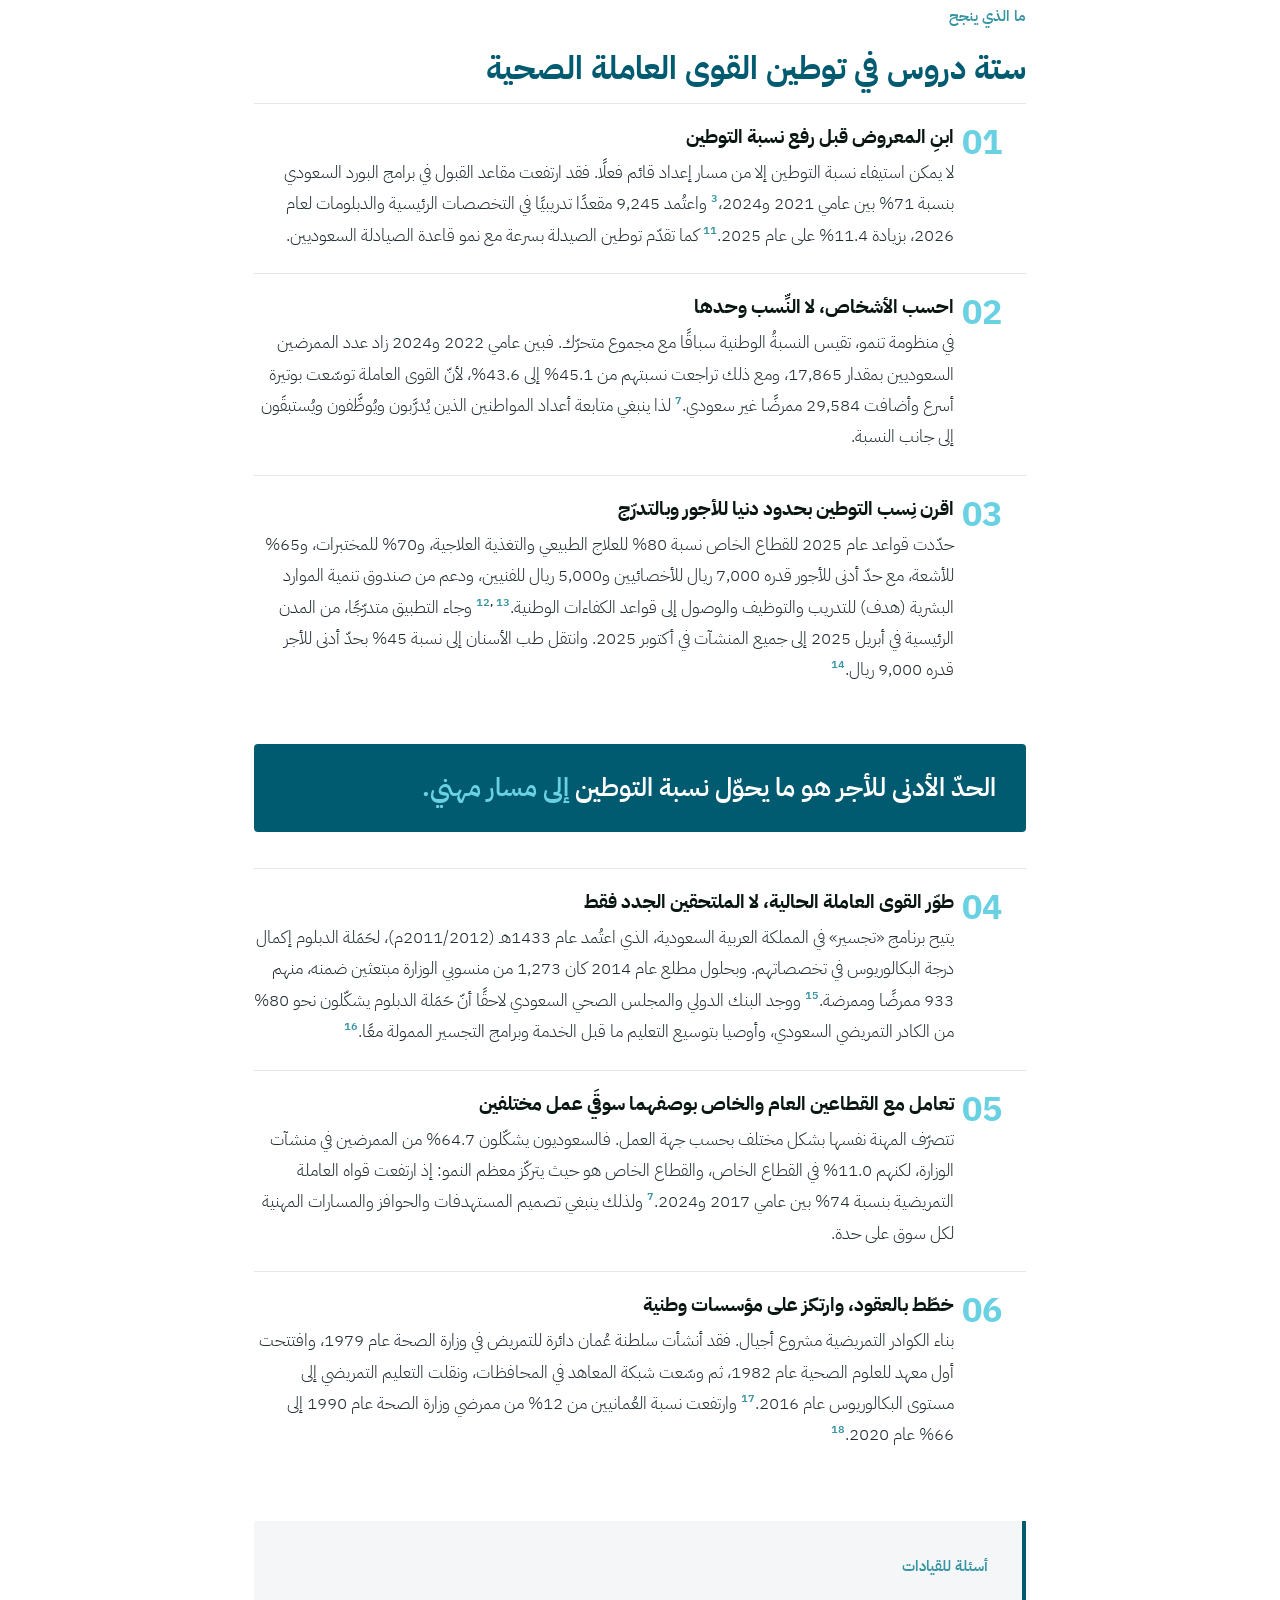
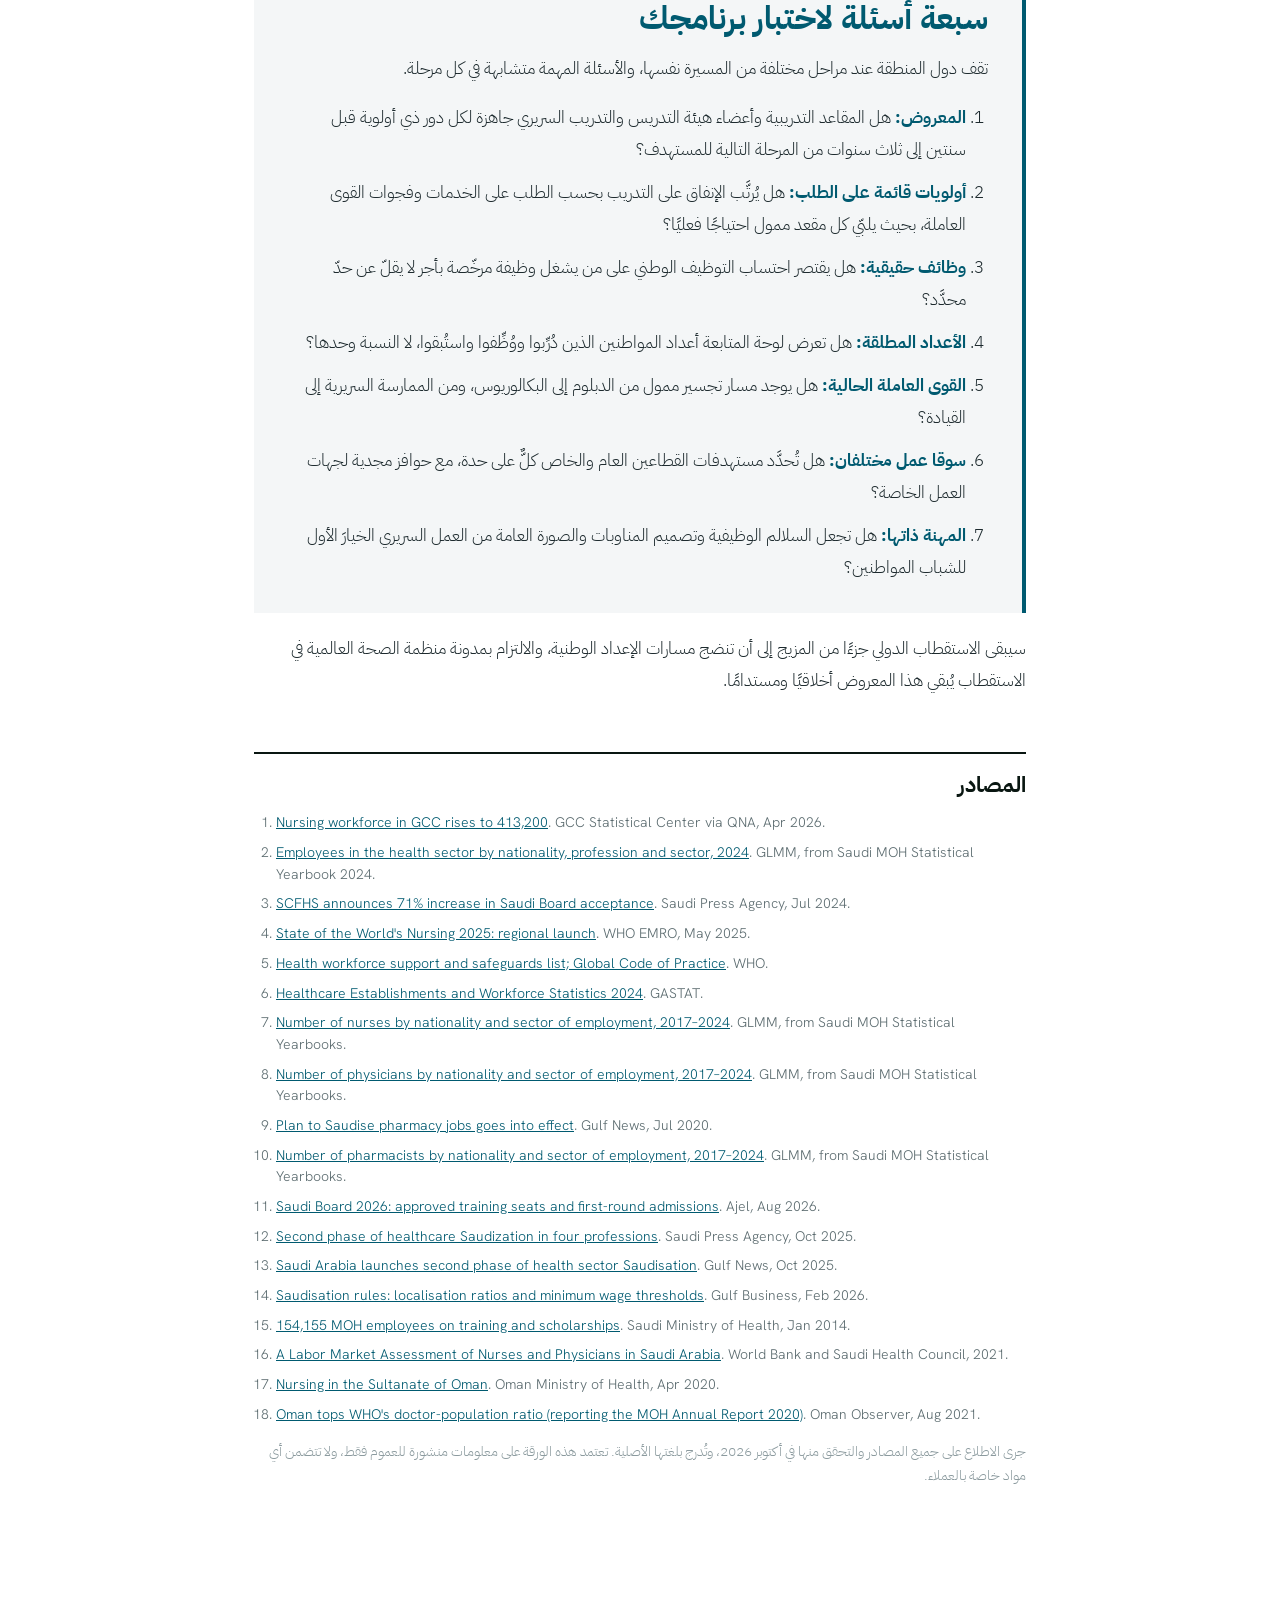
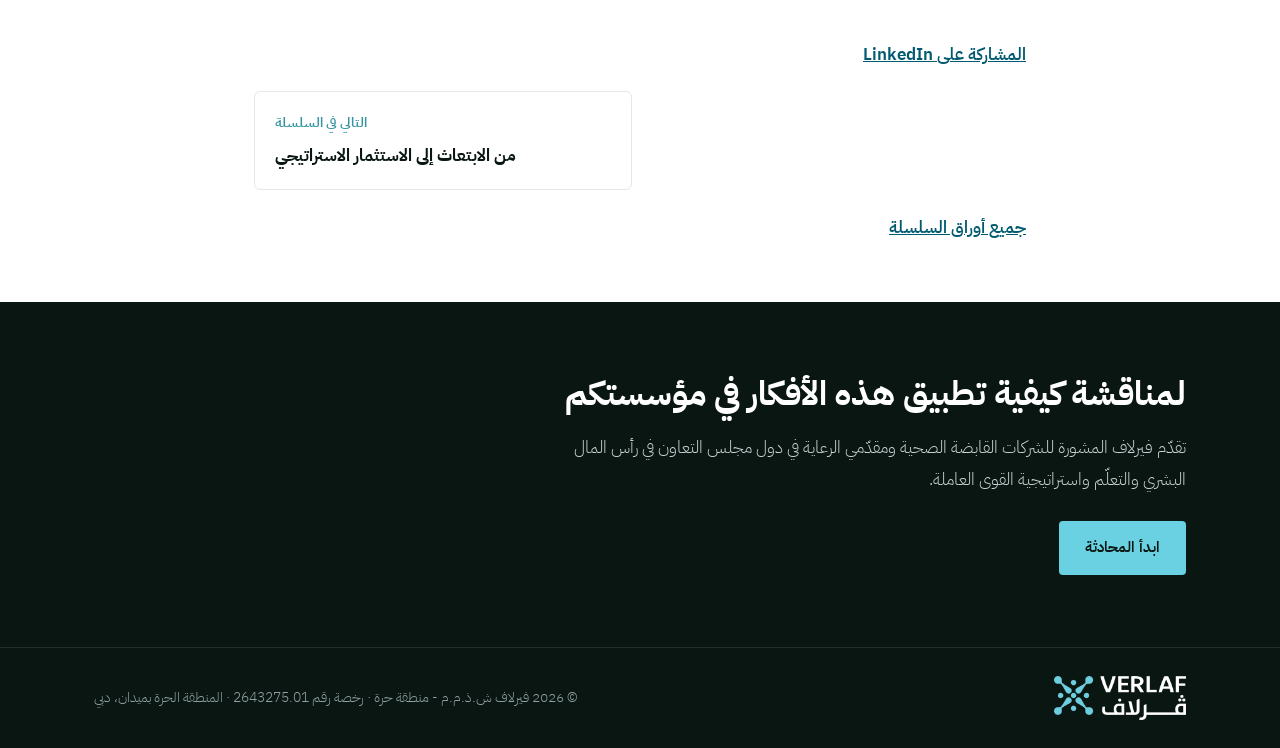
<file: ar/insights/supply-before-quotas/index.html>
<!doctype html>
<html lang="ar" dir="rtl">
<head>
<meta charset="utf-8">
<meta name="viewport" content="width=device-width, initial-scale=1">
<title>بناء الكفاءات قبل رفع النِّسب: ما تكشفه ثماني سنوات من بيانات توطين القوى العاملة الصحية | فيرلاف</title>
<meta name="description" content="ما تكشفه ثماني سنوات من بيانات توطين القوى العاملة الصحية لدول مجلس التعاون. جعلت كل دولة من دول مجلس التعاون بناءَ قوى عاملة صحية وطنية أولويةً استراتيجية، والسؤال اليوم هو كيف يتحقق ذلك.">
<link rel="canonical" href="https://verlaf.com/ar/insights/supply-before-quotas/">
<link rel="alternate" hreflang="en" href="https://verlaf.com/insights/supply-before-quotas/">
<link rel="alternate" hreflang="ar" href="https://verlaf.com/ar/insights/supply-before-quotas/">
<meta property="og:title" content="بناء الكفاءات قبل رفع النِّسب: ما تكشفه ثماني سنوات من بيانات توطين القوى العاملة الصحية | فيرلاف">
<meta property="og:description" content="ما تكشفه ثماني سنوات من بيانات توطين القوى العاملة الصحية لدول مجلس التعاون. جعلت كل دولة من دول مجلس التعاون بناءَ قوى عاملة صحية وطنية أولويةً استراتيجية، والسؤال اليوم هو كيف يتحقق ذلك.">
<meta property="og:url" content="https://verlaf.com/ar/insights/supply-before-quotas/">
<meta property="og:type" content="article">
<meta property="og:locale" content="ar_AE">
<meta property="og:image" content="https://verlaf.com/assets/insights/og-supply-before-quotas-ar.png">
<meta name="twitter:card" content="summary_large_image">
<link rel="icon" type="image/png" href="../../../assets/favicon.png">
<link rel="apple-touch-icon" href="../../../assets/apple-touch-icon.png">
<link rel="preconnect" href="https://fonts.googleapis.com">
<link rel="preconnect" href="https://fonts.gstatic.com" crossorigin>
<link href="https://fonts.googleapis.com/css2?family=IBM+Plex+Sans+Arabic:wght@300;400;600;700&family=Hanken+Grotesk:wght@400;600&display=swap" rel="stylesheet">
<link rel="stylesheet" href="../../../assets/style.css">
<link rel="stylesheet" href="../../../assets/insights.css">
</head>
<body class="insights-page">
<header>
  <div class="wrap nav">
    <a class="brand" href="../../" aria-label="فيرلاف - الصفحة الرئيسية"><img src="../../../assets/logo-ar-dark.png" alt="فيرلاف للاستشارات الإدارية" width="420" height="140"></a>
    <div class="nav-right">
      <ul id="menu"><li><a href="../../#about">من نحن</a></li><li><a href="../../#services">خدماتنا</a></li><li><a href="../../#approach">منهجيتنا</a></li><li><a href="../../insights/" aria-current="page">رؤى</a></li><li><a href="../../#contact" class="cta">تواصل معنا</a></li></ul>
      <a class="lang" href="../../../insights/supply-before-quotas/" lang="en" hreflang="en">English</a>
      <button id="menu-btn" aria-label="فتح القائمة" aria-expanded="false">&#9776;</button>
    </div>
  </div>
</header>
<main id="top">
  <section class="article-hero">
    <img class="emblem" src="../../../assets/emblem-ice.png" alt="" aria-hidden="true">
    <div class="wrap">
      <p class="eyebrow"><a href="../">بناء القوى العاملة الصحية الوطنية</a> · الجزء <span dir="ltr">1 / 4</span></p>
      <h1>بناء الكفاءات <strong>قبل رفع النِّسب</strong></h1>
      <p class="sub">ما تكشفه ثماني سنوات من بيانات توطين القوى العاملة الصحية لدول مجلس التعاون</p>
      <p class="byline">حسين الأشمر · نوفمبر 2026 · 4 دقائق للقراءة</p>
      <div class="btns">
        <a class="btn btn-ice" href="../../../assets/insights/Verlaf_Supply_before_quotas_AR.pdf" download>تحميل PDF</a>
        <a class="btn btn-line" href="../../../assets/insights/Verlaf_Supply_before_quotas.pdf" download>النسخة الإنجليزية (PDF)</a>
      </div>
    </div>
  </section>
  <article class="wrap article-body">
    <p class="eyebrow">الملخص التنفيذي</p><p class="lead">جعلت كل دولة من دول مجلس التعاون بناءَ قوى عاملة صحية وطنية أولويةً استراتيجية، والسؤال اليوم هو كيف يتحقق ذلك. وتشير ثماني سنوات من البيانات المنشورة في المملكة العربية السعودية، أكبر منظومة صحية في المنطقة، إلى إجابة واحدة: <strong>يتقدّم التوطين أسرع حيث تُبنى الطاقة التدريبية والأجور والمسارات المهنية قبل رفع نِسب التوطين.</strong> فالنِّسب تحدّد الاتجاه، لكنّ مسار إعداد الكفاءات هو ما يحقق النتائج.</p><div class="stats"><div class="stat"><div class="v" dir="ltr">413,200</div><div class="l">ممرض وممرضة في دول مجلس التعاون بنهاية 2024، بنمو 4.6% سنويًا</div><div class="s">المركز الإحصائي الخليجي <a href="#ref-1">[1]</a></div></div><div class="stat"><div class="v" dir="ltr">30.3%</div><div class="l">من الممرضين في دول المجلس من مواطنيها</div><div class="s">المركز الإحصائي الخليجي <a href="#ref-1">[1]</a></div></div><div class="stat"><div class="v" dir="ltr">58.6%</div><div class="l">من 681,914 وظيفة صحية في السعودية شغلها سعوديون عام 2024</div><div class="s">الكتاب الإحصائي لوزارة الصحة <a href="#ref-2">[2]</a></div></div><div class="stat"><div class="v" dir="ltr">+71%</div><div class="l">زيادة مقاعد القبول في البورد السعودي، 2021 إلى 2024</div><div class="s">الهيئة السعودية للتخصصات الصحية عبر واس <a href="#ref-3">[3]</a></div></div></div><p>وما على المحك كبير؛ فالمنظومات الصحية في المنطقة تتوسع، والسكان يتزايدون ويتقدّمون في العمر، والرؤى الوطنية تلتزم برعاية صحية عالمية المستوى يقدّمها المواطنون بصورة متزايدة. وحين يكون التسلسل صحيحًا يتحوّل المستهدف إلى مهنة يختارها الشباب المواطنون، أمّا حين يختلّ فتبقى المقاعد التدريبية شاغرة، وتنشأ قوى عاملة تستوفي النسبة ولا تلبّي الاحتياج.</p><p>تستخلص هذه الورقة ستة دروس من تجربة المملكة العربية السعودية، وهي أكثر جهود التوطين في المنطقة تفصيلًا وتوثيقًا، ومن مسيرة سلطنة عُمان الطويلة في بناء الكوادر التمريضية، وتختتم بسبعة أسئلة يمكن للقيادات أن تطرحها على برامجها.</p><h2>قوى عاملة كبيرة وسريعة النمو، بُنيت في معظمها عبر الاستقطاب الدولي</h2><p>بلغ عدد الممرضين والممرضات في دول مجلس التعاون <strong>413,200 بنهاية عام 2024</strong>، بزيادة تقارب 150,000 عمّا كان عليه قبل عقد. وتبلغ الكثافة 67.5 ممرضًا لكل 10,000 نسمة، وهي أعلى بكثير من المتوسط العالمي البالغ 37.7.<sup class="ref"><a href="#ref-1" aria-label="Source 1">1</a></sup> ويشكّل مواطنو دول المجلس <strong>30.3%</strong> من هؤلاء. فقد بنت المنطقة طاقتها الاستيعابية بوتيرة أسرع مما يمكن لأي منظومة تعليم وطنية أن توفّره، وسدّ الاستقطاب الدولي الفجوة.</p><p>والاستقطاب الدولي ليس هو المشكلة؛ فقد زوّد مستشفيات المنطقة بالكوادر خلال مرحلة توسّع سريع، وسيبقى جزءًا من المزيج. غير أنّ له ثلاث كُلَف تتزايد مع الوقت:</p><ul class="callouts"><li><strong>الاستمرارية.</strong> القوى العاملة التي تتبدّل كل بضع سنوات تعيد بناء معرفتها المؤسسية من جديد في كل مرة.</li><li><strong>المرونة.</strong> يعتمد المعروض على أسواق عمل خارجية، وتتوقع منظمة الصحة العالمية نقصًا عالميًا قدره 4.1 مليون ممرض وممرضة بحلول عام 2030.<sup class="ref"><a href="#ref-4" aria-label="Source 4">4</a></sup></li><li><strong>المسؤولية.</strong> تدعو مدونة الممارسات العالمية لمنظمة الصحة العالمية الدولَ المستقطِبة إلى تجنّب الاستقطاب النشط من الدول التي تعاني أشدّ النقص.<sup class="ref"><a href="#ref-5" aria-label="Source 5">5</a></sup></li></ul><p>وتستجيب الرؤى الوطنية لهذه الكُلَف بالطموح نفسه: مزيد من المواطنين في المهن السريرية. وتتناول بقية هذه الورقة سبل تحقيق ذلك.</p><p class="eyebrow">الأدلة</p><h2>ما تكشفه ثماني سنوات من البيانات السعودية</h2><p>بين عامي 2017 و2024 ارتفعت نسبة السعوديين في كل مهنة من المهن السريرية الثلاث الكبرى، ونما عدد المواطنين السعوديين بوتيرة أسرع. وفي عام 2024 شغل السعوديون <strong>58.6% من أصل 681,914 وظيفة</strong> في القوى العاملة الصحية بالمملكة.<sup class="ref"><a href="#ref-2" aria-label="Source 2">2</a>, <a href="#ref-6" aria-label="Source 6">6</a></sup></p><figure class="exhibit"><figcaption><strong>ارتفعت نسبة السعوديين في المهن الثلاث، وكانت الصيدلة الأكثر تقدّمًا في القطاع الخاص</strong><span>نسبة المواطنين السعوديين في كل فئة مهنية، 2017 و2024</span></figcaption><div class="svg-wrap"><svg role="img" aria-label="ارتفعت نسبة السعوديين في المهن الثلاث، وكانت الصيدلة الأكثر تقدّمًا في القطاع الخاص" viewBox="0 0 680 328" xmlns="http://www.w3.org/2000/svg"><circle cx="672" cy="10" r="5" fill="#D9D9D6" stroke="#9aa5a3"/><text x="662.0" y="14.0" font-size="11" font-family="inherit" font-weight="400" fill="#5b6664" text-anchor="start" direction="rtl" >2017</text><circle cx="612" cy="10" r="5.5" fill="#005A70"/><text x="602.0" y="14.0" font-size="11" font-family="inherit" font-weight="400" fill="#5b6664" text-anchor="start" direction="rtl" >2024</text><line x1="490.0" x2="490.0" y1="34" y2="304" stroke="#e3e8e7"/><text x="490.0" y="320" font-size="10.5" text-anchor="middle" font-family="inherit" font-weight="400" fill="#7b8784">0%</text><line x1="340.0" x2="340.0" y1="34" y2="304" stroke="#e3e8e7"/><text x="340.0" y="320" font-size="10.5" text-anchor="middle" font-family="inherit" font-weight="400" fill="#7b8784">20%</text><line x1="190.0" x2="190.0" y1="34" y2="304" stroke="#e3e8e7"/><text x="190.0" y="320" font-size="10.5" text-anchor="middle" font-family="inherit" font-weight="400" fill="#7b8784">40%</text><line x1="40.0" x2="40.0" y1="34" y2="304" stroke="#e3e8e7"/><text x="40.0" y="320" font-size="10.5" text-anchor="middle" font-family="inherit" font-weight="400" fill="#7b8784">60%</text><text x="680.0" y="50.0" font-size="11.5" font-family="inherit" font-weight="700" fill="#091611" text-anchor="start" direction="rtl" >جميع القطاعات</text><text x="666.0" y="76.0" font-size="12.5" font-family="inherit" font-weight="400" fill="#091611" text-anchor="start" direction="rtl" >الصيادلة</text><line x1="323.7" x2="133.3" y1="72" y2="72" stroke="#6AD1E3" stroke-width="4" stroke-linecap="round"/><circle cx="323.7" cy="72" r="5.5" fill="#D9D9D6" stroke="#9aa5a3"/><circle cx="133.3" cy="72" r="6.5" fill="#005A70"/><text direction="ltr" x="334.7" y="76" font-size="11" text-anchor="start" font-family="inherit" font-weight="400" fill="#5b6664">22.2%</text><text direction="ltr" x="122.3" y="76" font-size="12" text-anchor="end" font-family="inherit" font-weight="700" fill="#005A70">47.6%</text><text x="666.0" y="106.0" font-size="12.5" font-family="inherit" font-weight="400" fill="#091611" text-anchor="start" direction="rtl" >الممرضون</text><line x1="214.3" x2="162.8" y1="102" y2="102" stroke="#6AD1E3" stroke-width="4" stroke-linecap="round"/><circle cx="214.3" cy="102" r="5.5" fill="#D9D9D6" stroke="#9aa5a3"/><circle cx="162.8" cy="102" r="6.5" fill="#005A70"/><text direction="ltr" x="225.3" y="106" font-size="11" text-anchor="start" font-family="inherit" font-weight="400" fill="#5b6664">36.8%</text><text direction="ltr" x="151.8" y="106" font-size="12" text-anchor="end" font-family="inherit" font-weight="700" fill="#005A70">43.6%</text><text x="666.0" y="136.0" font-size="12.5" font-family="inherit" font-weight="400" fill="#091611" text-anchor="start" direction="rtl" >الأطباء</text><line x1="277.2" x2="171.2" y1="132" y2="132" stroke="#6AD1E3" stroke-width="4" stroke-linecap="round"/><circle cx="277.2" cy="132" r="5.5" fill="#D9D9D6" stroke="#9aa5a3"/><circle cx="171.2" cy="132" r="6.5" fill="#005A70"/><text direction="ltr" x="288.2" y="136" font-size="11" text-anchor="start" font-family="inherit" font-weight="400" fill="#5b6664">28.4%</text><text direction="ltr" x="160.2" y="136" font-size="12" text-anchor="end" font-family="inherit" font-weight="700" fill="#005A70">42.5%</text><text x="680.0" y="184.0" font-size="11.5" font-family="inherit" font-weight="700" fill="#091611" text-anchor="start" direction="rtl" >القطاع الخاص</text><text x="666.0" y="210.0" font-size="12.5" font-family="inherit" font-weight="400" fill="#091611" text-anchor="start" direction="rtl" >الصيادلة</text><line x1="451.7" x2="226.4" y1="206" y2="206" stroke="#6AD1E3" stroke-width="4" stroke-linecap="round"/><circle cx="451.7" cy="206" r="5.5" fill="#D9D9D6" stroke="#9aa5a3"/><circle cx="226.4" cy="206" r="6.5" fill="#005A70"/><text direction="ltr" x="462.7" y="210" font-size="11" text-anchor="start" font-family="inherit" font-weight="400" fill="#5b6664">5.1%</text><text direction="ltr" x="215.4" y="210" font-size="12" text-anchor="end" font-family="inherit" font-weight="700" fill="#005A70">35.2%</text><text x="666.0" y="240.0" font-size="12.5" font-family="inherit" font-weight="400" fill="#091611" text-anchor="start" direction="rtl" >الممرضون</text><line x1="445.7" x2="407.6" y1="236" y2="236" stroke="#6AD1E3" stroke-width="4" stroke-linecap="round"/><circle cx="445.7" cy="236" r="5.5" fill="#D9D9D6" stroke="#9aa5a3"/><circle cx="407.6" cy="236" r="6.5" fill="#005A70"/><text direction="ltr" x="456.7" y="240" font-size="11" text-anchor="start" font-family="inherit" font-weight="400" fill="#5b6664">5.9%</text><text direction="ltr" x="396.6" y="240" font-size="12" text-anchor="end" font-family="inherit" font-weight="700" fill="#005A70">11.0%</text><text x="666.0" y="270.0" font-size="12.5" font-family="inherit" font-weight="400" fill="#091611" text-anchor="start" direction="rtl" >الأطباء</text><line x1="432.3" x2="407.0" y1="266" y2="266" stroke="#6AD1E3" stroke-width="4" stroke-linecap="round"/><circle cx="432.3" cy="266" r="5.5" fill="#D9D9D6" stroke="#9aa5a3"/><circle cx="407.0" cy="266" r="6.5" fill="#005A70"/><text direction="ltr" x="443.3" y="270" font-size="11" text-anchor="start" font-family="inherit" font-weight="400" fill="#5b6664">7.7%</text><text direction="ltr" x="396.0" y="270" font-size="12" text-anchor="end" font-family="inherit" font-weight="700" fill="#005A70">11.1%</text></svg></div><p class="fig-src">المصدر: الكتب الإحصائية لوزارة الصحة السعودية 2017 و2024، بتجميع برنامج أسواق العمل والهجرة والسكان في الخليج (GLMM) [7, 8, 10]؛ النِّسب محسوبة من فيرلاف بناءً على الأعداد المنشورة.</p></figure><p>وتبرز ثلاثة أنماط:</p><ul class="callouts"><li><strong>يكون التقدّم أسرع حيث تتولى الدولة التدريب والتوظيف.</strong> ففي منشآت وزارة الصحة يشكّل السعوديون 64.7% من الممرضين و53.3% من الأطباء وأكثر من 97% من الصيادلة والعاملين في التخصصات الصحية المساندة.<sup class="ref"><a href="#ref-2" aria-label="Source 2">2</a>, <a href="#ref-7" aria-label="Source 7">7</a>, <a href="#ref-8" aria-label="Source 8">8</a></sup></li><li><strong>تنجح نِسب التوطين حين يتوافر المعروض.</strong> بدأ توطين الصيدلة عام 2020 بمرحلة أولى نسبتها 20%،<sup class="ref"><a href="#ref-9" aria-label="Source 9">9</a></sup> وارتفع عدد الصيادلة السعوديين في القطاع الخاص من 1,130 إلى 12,988 مع نمو قاعدة الصيادلة السعوديين.<sup class="ref"><a href="#ref-10" aria-label="Source 10">10</a></sup></li><li><strong>العمل الأصعب في الرعاية الخاصة.</strong> يشكّل السعوديون نحو 11% من الممرضين والأطباء في القطاع الخاص، حيث تشتدّ منافسة المهن الأخرى في الأجور وأنماط المناوبات وأعداد الخريجين.<sup class="ref"><a href="#ref-7" aria-label="Source 7">7</a>, <a href="#ref-8" aria-label="Source 8">8</a></sup></li></ul><p>وتُظهر التخصصات الصحية المساندة إلى أي مدى يمكن أن يصل التوطين: إذ يشكّل السعوديون 87.5% من العاملين فيها إجمالًا و75.2% في القطاع الخاص.<sup class="ref"><a href="#ref-2" aria-label="Source 2">2</a></sup></p><p class="eyebrow">ما الذي ينجح</p><h2>ستة دروس في توطين القوى العاملة الصحية</h2><section class="lesson"><div class="n" dir="ltr">01</div><div><h3>ابنِ المعروض قبل رفع نسبة التوطين</h3><p>لا يمكن استيفاء نسبة التوطين إلا من مسار إعداد قائم فعلًا. فقد ارتفعت مقاعد القبول في برامج البورد السعودي بنسبة 71% بين عامي 2021 و2024،<sup class="ref"><a href="#ref-3" aria-label="Source 3">3</a></sup> واعتُمد 9,245 مقعدًا تدريبيًا في التخصصات الرئيسية والدبلومات لعام 2026، بزيادة 11.4% على عام 2025.<sup class="ref"><a href="#ref-11" aria-label="Source 11">11</a></sup> كما تقدّم توطين الصيدلة بسرعة مع نمو قاعدة الصيادلة السعوديين.</p></div></section><section class="lesson"><div class="n" dir="ltr">02</div><div><h3>احسب الأشخاص، لا النِّسب وحدها</h3><p>في منظومة تنمو، تقيس النسبةُ الوطنية سباقًا مع مجموع متحرّك. فبين عامي 2022 و2024 زاد عدد الممرضين السعوديين بمقدار 17,865، ومع ذلك تراجعت نسبتهم من 45.1% إلى 43.6%، لأنّ القوى العاملة توسّعت بوتيرة أسرع وأضافت 29,584 ممرضًا غير سعودي.<sup class="ref"><a href="#ref-7" aria-label="Source 7">7</a></sup> لذا ينبغي متابعة أعداد المواطنين الذين يُدرَّبون ويُوظَّفون ويُستبقَون إلى جانب النسبة.</p></div></section><section class="lesson"><div class="n" dir="ltr">03</div><div><h3>اقرن نِسب التوطين بحدود دنيا للأجور وبالتدرّج</h3><p>حدّدت قواعد عام 2025 للقطاع الخاص نسبة 80% للعلاج الطبيعي والتغذية العلاجية، و70% للمختبرات، و65% للأشعة، مع حدّ أدنى للأجور قدره 7,000 ريال للأخصائيين و5,000 ريال للفنيين، ودعم من صندوق تنمية الموارد البشرية (هدف) للتدريب والتوظيف والوصول إلى قواعد الكفاءات الوطنية.<sup class="ref"><a href="#ref-12" aria-label="Source 12">12</a>, <a href="#ref-13" aria-label="Source 13">13</a></sup> وجاء التطبيق متدرّجًا، من المدن الرئيسية في أبريل 2025 إلى جميع المنشآت في أكتوبر 2025. وانتقل طب الأسنان إلى نسبة 45% بحدّ أدنى للأجر قدره 9,000 ريال.<sup class="ref"><a href="#ref-14" aria-label="Source 14">14</a></sup></p></div></section><blockquote class="pull">الحدّ الأدنى للأجر هو ما يحوّل نسبة التوطين <span>إلى مسار مهني.</span></blockquote><section class="lesson"><div class="n" dir="ltr">04</div><div><h3>طوّر القوى العاملة الحالية، لا الملتحقين الجدد فقط</h3><p>يتيح برنامج «تجسير» في المملكة العربية السعودية، الذي اعتُمد عام 1433هـ (2011/2012م)، لحَمَلة الدبلوم إكمال درجة البكالوريوس في تخصصاتهم. وبحلول مطلع عام 2014 كان 1,273 من منسوبي الوزارة مبتعثين ضمنه، منهم 933 ممرضًا وممرضة.<sup class="ref"><a href="#ref-15" aria-label="Source 15">15</a></sup> ووجد البنك الدولي والمجلس الصحي السعودي لاحقًا أنّ حَمَلة الدبلوم يشكّلون نحو 80% من الكادر التمريضي السعودي، وأوصيا بتوسيع التعليم ما قبل الخدمة وبرامج التجسير الممولة معًا.<sup class="ref"><a href="#ref-16" aria-label="Source 16">16</a></sup></p></div></section><section class="lesson"><div class="n" dir="ltr">05</div><div><h3>تعامل مع القطاعين العام والخاص بوصفهما سوقَي عمل مختلفين</h3><p>تتصرّف المهنة نفسها بشكل مختلف بحسب جهة العمل. فالسعوديون يشكّلون 64.7% من الممرضين في منشآت الوزارة، لكنهم 11.0% في القطاع الخاص، والقطاع الخاص هو حيث يتركّز معظم النمو: إذ ارتفعت قواه العاملة التمريضية بنسبة 74% بين عامي 2017 و2024.<sup class="ref"><a href="#ref-7" aria-label="Source 7">7</a></sup> ولذلك ينبغي تصميم المستهدفات والحوافز والمسارات المهنية لكل سوق على حدة.</p></div></section><section class="lesson"><div class="n" dir="ltr">06</div><div><h3>خطّط بالعقود، وارتكز على مؤسسات وطنية</h3><p>بناء الكوادر التمريضية مشروع أجيال. فقد أنشأت سلطنة عُمان دائرة للتمريض في وزارة الصحة عام 1979، وافتتحت أول معهد للعلوم الصحية عام 1982، ثم وسّعت شبكة المعاهد في المحافظات، ونقلت التعليم التمريضي إلى مستوى البكالوريوس عام 2016.<sup class="ref"><a href="#ref-17" aria-label="Source 17">17</a></sup> وارتفعت نسبة العُمانيين من 12% من ممرضي وزارة الصحة عام 1990 إلى 66% عام 2020.<sup class="ref"><a href="#ref-18" aria-label="Source 18">18</a></sup></p></div></section><section class="questions"><p class="eyebrow">أسئلة للقيادات</p><h2>سبعة أسئلة لاختبار برنامجك</h2><p>تقف دول المنطقة عند مراحل مختلفة من المسيرة نفسها، والأسئلة المهمة متشابهة في كل مرحلة.</p><ol><li><strong>المعروض:</strong> هل المقاعد التدريبية وأعضاء هيئة التدريس والتدريب السريري جاهزة لكل دور ذي أولوية قبل سنتين إلى ثلاث سنوات من المرحلة التالية للمستهدف؟</li><li><strong>أولويات قائمة على الطلب:</strong> هل يُرتَّب الإنفاق على التدريب بحسب الطلب على الخدمات وفجوات القوى العاملة، بحيث يلبّي كل مقعد ممول احتياجًا فعليًا؟</li><li><strong>وظائف حقيقية:</strong> هل يقتصر احتساب التوظيف الوطني على من يشغل وظيفة مرخّصة بأجر لا يقلّ عن حدّ محدَّد؟</li><li><strong>الأعداد المطلقة:</strong> هل تعرض لوحة المتابعة أعداد المواطنين الذين دُرِّبوا ووُظِّفوا واستُبقوا، لا النسبة وحدها؟</li><li><strong>القوى العاملة الحالية:</strong> هل يوجد مسار تجسير ممول من الدبلوم إلى البكالوريوس، ومن الممارسة السريرية إلى القيادة؟</li><li><strong>سوقا عمل مختلفان:</strong> هل تُحدَّد مستهدفات القطاعين العام والخاص كلٌّ على حدة، مع حوافز مجدية لجهات العمل الخاصة؟</li><li><strong>المهنة ذاتها:</strong> هل تجعل السلالم الوظيفية وتصميم المناوبات والصورة العامة من العمل السريري الخيارَ الأول للشباب المواطنين؟</li></ol></section><p>سيبقى الاستقطاب الدولي جزءًا من المزيج إلى أن تنضج مسارات الإعداد الوطنية، والالتزام بمدونة منظمة الصحة العالمية في الاستقطاب يُبقي هذا المعروض أخلاقيًا ومستدامًا.</p>
    <section class="sources" aria-labelledby="src-h">
      <h2 id="src-h">المصادر</h2>
      <ol dir="ltr" lang="en"><li id="ref-1"><a href="https://qna.org.qa/en/News-Area/News/2026-4/25/gcc-statistical-center-nursing-workforce-in-gcc-rises-to-413200" rel="noopener" target="_blank">Nursing workforce in GCC rises to 413,200</a>. GCC Statistical Center via QNA, Apr 2026.</li><li id="ref-2"><a href="https://gulfmigration.grc.net/saudi-arabia-employees-in-the-health-sector-by-nationality-saudi-non-saudi-sex-profession-and-sector-of-employment-2024/" rel="noopener" target="_blank">Employees in the health sector by nationality, profession and sector, 2024</a>. GLMM, from Saudi MOH Statistical Yearbook 2024.</li><li id="ref-3"><a href="https://www.spa.gov.sa/en/N2132427" rel="noopener" target="_blank">SCFHS announces 71% increase in Saudi Board acceptance</a>. Saudi Press Agency, Jul 2024.</li><li id="ref-4"><a href="https://www.emro.who.int/media/news/state-of-the-worlds-nursing-2025-report-launch.html" rel="noopener" target="_blank">State of the World&#x27;s Nursing 2025: regional launch</a>. WHO EMRO, May 2025.</li><li id="ref-5"><a href="https://www.who.int/news-room/questions-and-answers/item/who-health-workforce-support-and-safeguards-list" rel="noopener" target="_blank">Health workforce support and safeguards list; Global Code of Practice</a>. WHO.</li><li id="ref-6"><a href="https://www.stats.gov.sa/documents/20117/2435273/Healthcare+Establishments+and+Workforce+Statistics+Publication+2024+EN+(1).pdf" rel="noopener" target="_blank">Healthcare Establishments and Workforce Statistics 2024</a>. GASTAT.</li><li id="ref-7"><a href="https://gulfmigration.grc.net/saudi-arabia-number-of-nurses-by-nationality-saudi-non-saudi-and-sector-of-employment-2017-2024/" rel="noopener" target="_blank">Number of nurses by nationality and sector of employment, 2017–2024</a>. GLMM, from Saudi MOH Statistical Yearbooks.</li><li id="ref-8"><a href="https://gulfmigration.grc.net/?p=11317" rel="noopener" target="_blank">Number of physicians by nationality and sector of employment, 2017–2024</a>. GLMM, from Saudi MOH Statistical Yearbooks.</li><li id="ref-9"><a href="https://gulfnews.com/world/gulf/saudi/saudi-arabia-replaces-expats-plan-to-saudise-pharmacy-jobs-goes-in-effect-1.1595406311370" rel="noopener" target="_blank">Plan to Saudise pharmacy jobs goes into effect</a>. Gulf News, Jul 2020.</li><li id="ref-10"><a href="https://gulfmigration.grc.net/saudi-arabia-number-of-pharmacists-by-nationality-saudi-non-saudi-and-sector-of-employment-2017-2024/" rel="noopener" target="_blank">Number of pharmacists by nationality and sector of employment, 2017–2024</a>. GLMM, from Saudi MOH Statistical Yearbooks.</li><li id="ref-11"><a href="https://english.ajel.sa/saudi-arabia/uf6nglttu" rel="noopener" target="_blank">Saudi Board 2026: approved training seats and first-round admissions</a>. Ajel, Aug 2026.</li><li id="ref-12"><a href="https://www.spa.gov.sa/en/N2422848" rel="noopener" target="_blank">Second phase of healthcare Saudization in four professions</a>. Saudi Press Agency, Oct 2025.</li><li id="ref-13"><a href="https://gulfnews.com/world/gulf/saudi/saudi-arabia-launches-second-phase-of-health-sector-saudisation-1.500313377" rel="noopener" target="_blank">Saudi Arabia launches second phase of health sector Saudisation</a>. Gulf News, Oct 2025.</li><li id="ref-14"><a href="https://gulfbusiness.com/en/2026/jobs/326859-2/" rel="noopener" target="_blank">Saudisation rules: localisation ratios and minimum wage thresholds</a>. Gulf Business, Feb 2026.</li><li id="ref-15"><a href="https://www.moh.gov.sa/en/ministry/mediacenter/news/pages/news-2014-01-27-001.aspx" rel="noopener" target="_blank">154,155 MOH employees on training and scholarships</a>. Saudi Ministry of Health, Jan 2014.</li><li id="ref-16"><a href="https://documents1.worldbank.org/curated/en/830511632373746956/pdf/A-Labor-Market-Assessment-of-Nurses-and-Physicians-in-Saudi-Arabia-Addressing-Future-Imbalances-between-Need-Supply-and-Demand.pdf" rel="noopener" target="_blank">A Labor Market Assessment of Nurses and Physicians in Saudi Arabia</a>. World Bank and Saudi Health Council, 2021.</li><li id="ref-17"><a href="https://moh.gov.om/en/media-center/news/nursing-in-the-sultanate-of-oman" rel="noopener" target="_blank">Nursing in the Sultanate of Oman</a>. Oman Ministry of Health, Apr 2020.</li><li id="ref-18"><a href="https://www.omanobserver.om/ampArticle/1105770" rel="noopener" target="_blank">Oman tops WHO&#x27;s doctor-population ratio (reporting the MOH Annual Report 2020)</a>. Oman Observer, Aug 2021.</li></ol>
      <p class="note">جرى الاطلاع على جميع المصادر والتحقق منها في أكتوبر 2026، وتُدرج بلغتها الأصلية. تعتمد هذه الورقة على معلومات منشورة للعموم فقط، ولا تتضمن أي مواد خاصة بالعملاء.</p>
    </section>
    <p class="share"><a href="https://www.linkedin.com/sharing/share-offsite/?url=https%3A%2F%2Fverlaf.com%2Far%2Finsights%2Fsupply-before-quotas%2F" target="_blank" rel="noopener">المشاركة على LinkedIn</a></p>
    <nav class="series-nav" aria-label="جميع أوراق السلسلة"><a class="sn next" href="../scholarships-to-strategic-investment/"><span>التالي في السلسلة</span><strong>من الابتعاث إلى الاستثمار الاستراتيجي</strong></a></nav>
    <p class="all"><a href="../">جميع أوراق السلسلة</a></p>
  </article>
  <section class="article-cta">
    <div class="wrap">
      <h2>لمناقشة كيفية تطبيق هذه الأفكار في مؤسستكم</h2>
      <p>تقدّم فيرلاف المشورة للشركات القابضة الصحية ومقدّمي الرعاية في دول مجلس التعاون في رأس المال البشري والتعلّم واستراتيجية القوى العاملة.</p>
      <a class="btn btn-ice" href="mailto:hussein.alashmar@verlaf.com?subject=Verlaf%20Insights">ابدأ المحادثة</a>
    </div>
  </section>
</main>
<script type="application/ld+json">{"@context": "https://schema.org", "@type": "Article", "headline": "بناء الكفاءات قبل رفع النِّسب: ما تكشفه ثماني سنوات من بيانات توطين القوى العاملة الصحية", "inLanguage": "ar", "author": {"@type": "Person", "name": "حسين الأشمر"}, "publisher": {"@type": "Organization", "name": "Verlaf", "url": "https://verlaf.com"}, "isPartOf": {"@type": "CreativeWorkSeries", "name": "بناء القوى العاملة الصحية الوطنية"}, "url": "https://verlaf.com/ar/insights/supply-before-quotas/", "image": "https://verlaf.com/assets/insights/og-supply-before-quotas-ar.png"}</script>
<footer>
  <div class="wrap">
    <img src="../../../assets/logo-ar-light.png" alt="فيرلاف" width="420" height="140">
    <span>© <span id="yr">2026</span> فيرلاف ش.ذ.م.م - منطقة حرة · رخصة رقم <span class="ltr">2643275.01</span> · المنطقة الحرة بميدان، دبي</span>
  </div>
</footer>
<script src="../../../assets/site.js"></script>
<script src="../../../assets/insights.js"></script>
</body>
</html>
</file>
<file: assets/style.css>
:root{
  --black:#091611; --ice:#6AD1E3; --cyan:#3593A2; --white:#FFFFFF;
  --deep:#005A70; --steady:#3593A2; --grey:#D9D9D6;
  --ink:#1d2a2e; --muted:#5b6b6f; --bg-soft:#f4f6f7;
  --max:1140px;
}
*{box-sizing:border-box;margin:0;padding:0}
html{scroll-behavior:smooth}
body{font-family:"Hanken Grotesk","Helvetica Neue",Arial,sans-serif;font-weight:300;color:var(--ink);background:var(--white);line-height:1.65;font-size:17px;-webkit-font-smoothing:antialiased}
html[lang="ar"] body{font-family:"IBM Plex Sans Arabic","Helvetica Neue",Arial,sans-serif;line-height:1.85}
a{color:var(--deep)}
img{max-width:100%;display:block}
.wrap{max-width:var(--max);margin:0 auto;padding:0 24px}
h1,h2,h3{font-weight:700;line-height:1.2;color:var(--black)}
h2{font-size:clamp(28px,4vw,40px);margin-bottom:18px}
.eyebrow{font-size:13px;font-weight:600;letter-spacing:.14em;text-transform:uppercase;color:var(--steady);margin-bottom:12px}
html[lang="ar"] .eyebrow{letter-spacing:0;font-size:15px}

/* header */
header{position:sticky;top:0;z-index:20;background:rgba(255,255,255,.95);backdrop-filter:blur(8px);border-bottom:1px solid #e7ebec}
.nav{display:flex;align-items:center;justify-content:space-between;height:78px;gap:16px}
.nav .brand img{height:38px;width:auto}
html[lang="ar"] .nav .brand img{height:52px}
.nav-right{display:flex;align-items:center;gap:22px}
.nav ul{list-style:none;display:flex;gap:28px;align-items:center}
.nav ul a{text-decoration:none;color:var(--black);font-weight:400;font-size:15px}
.nav ul a:hover{color:var(--steady)}
.nav .cta{background:var(--deep);color:#fff;padding:9px 18px;border-radius:4px}
.nav .cta:hover{background:var(--black);color:#fff}
.lang{border:1px solid var(--grey);border-radius:40px;padding:6px 14px;font-size:14px;font-weight:600;text-decoration:none;color:var(--deep);white-space:nowrap}
.lang:hover{border-color:var(--deep)}
.lang[lang="ar"]{font-family:"IBM Plex Sans Arabic",sans-serif}
.lang[lang="en"]{font-family:"Hanken Grotesk",sans-serif}
#menu-btn{display:none;background:none;border:0;font-size:26px;cursor:pointer;color:var(--black)}

/* hero */
.hero{position:relative;overflow:hidden;background:var(--deep);color:#fff;padding:0}
.hero .wrap{position:relative;z-index:2;padding-top:110px;padding-bottom:120px}
.hero h1{color:#fff;font-size:clamp(34px,6vw,62px);max-width:760px;font-weight:300}
.hero h1 strong{font-weight:700;color:var(--ice)}
.hero p{max-width:600px;margin-top:22px;font-size:19px;color:#d8eef2}
.hero .eyebrow{color:var(--ice)}
.hero .btns{margin-top:36px;display:flex;gap:14px;flex-wrap:wrap}
.btn{display:inline-block;padding:13px 26px;border-radius:4px;text-decoration:none;font-weight:600;font-size:15px}
.btn-ice{background:var(--ice);color:var(--black)}
.btn-ice:hover{background:#fff}
.btn-line{border:1px solid rgba(255,255,255,.6);color:#fff}
.btn-line:hover{background:rgba(255,255,255,.1)}
.hero .emblem{position:absolute;right:-110px;top:50%;transform:translateY(-50%);width:520px;opacity:.2;z-index:1}
[dir="rtl"] .hero .emblem{right:auto;left:-110px}

section{padding:96px 0}

/* about */
.about-grid{display:grid;grid-template-columns:1.5fr 1fr;gap:56px;align-items:start}
.about-grid p+p{margin-top:16px}
.side-card{background:var(--bg-soft);border-left:4px solid var(--ice);padding:30px}
[dir="rtl"] .side-card{border-left:0;border-right:4px solid var(--ice)}
.side-card h3{font-size:20px;margin-bottom:14px}
.side-card ul{list-style:none}
.side-card li{padding:10px 0;border-top:1px solid #e3e8e9;font-size:15.5px;color:var(--muted)}
.side-card li strong{display:block;color:var(--black);font-weight:600}
.side-card p{font-size:15.5px;color:var(--muted)}
.vm{display:grid;grid-template-columns:1fr 1fr;gap:24px;margin-top:56px}
.vm div{border-top:2px solid var(--black);padding-top:18px}
.vm h3{font-size:14px;letter-spacing:.14em;text-transform:uppercase;color:var(--steady);margin-bottom:8px;font-weight:600}
html[lang="ar"] .vm h3{letter-spacing:0;font-size:16px}
.vm p{font-size:22px;color:var(--black);font-weight:400;line-height:1.5}

/* services */
#services{background:var(--bg-soft)}
.intro{max-width:720px;color:var(--muted);margin-bottom:48px}
.cards{display:grid;grid-template-columns:repeat(3,1fr);gap:22px}
.card{background:#fff;padding:32px 28px;border-radius:6px;border:1px solid #e3e8e9;display:flex;flex-direction:column}
.card .num{font-size:13px;font-weight:600;color:var(--ice);background:var(--black);width:34px;height:34px;border-radius:50%;display:grid;place-items:center;margin-bottom:18px;font-family:"Hanken Grotesk",sans-serif}
.card h3{font-size:21px;margin-bottom:10px}
.card p{font-size:15.5px;color:var(--muted)}
.card ul{margin-top:16px;list-style:none;font-size:15px}
.card li{padding:5px 18px 5px 18px;padding-right:0;position:relative;border-top:1px solid #eef1f2}
[dir="rtl"] .card li{padding-left:0;padding-right:18px}
.card li::before{content:"";position:absolute;left:0;top:14px;width:7px;height:7px;border-radius:50%;background:var(--cyan)}
[dir="rtl"] .card li::before{left:auto;right:0;top:16px}
.card.cta-card{background:var(--deep);border:0;color:#fff;justify-content:center}
.card.cta-card h3{color:#fff}
.card.cta-card p{color:#d8eef2;margin-bottom:22px}
.card.cta-card .btn{align-self:flex-start}

/* approach */
.steps{display:grid;grid-template-columns:repeat(5,1fr);margin-top:40px}
.step{padding:22px 18px;border-top:3px solid var(--grey);position:relative}
.step::before{content:"";position:absolute;top:-8px;left:18px;width:13px;height:13px;border-radius:50%;background:var(--cyan)}
[dir="rtl"] .step::before{left:auto;right:18px}
.step:last-child::before{background:var(--ice)}
.step h3{font-size:16px;letter-spacing:.12em;text-transform:uppercase;margin-bottom:6px}
html[lang="ar"] .step h3{letter-spacing:0;font-size:18px}
.step p{font-size:15px;color:var(--muted)}
.sectors{margin-top:64px;display:flex;flex-wrap:wrap;gap:10px}
.sectors span{border:1px solid var(--grey);border-radius:40px;padding:8px 18px;font-size:15px;font-weight:400}

/* contact */
#contact{background:var(--black);color:#dfe7e8}
#contact h2{color:#fff}
#contact .eyebrow{color:var(--ice)}
.contact-grid{display:grid;grid-template-columns:1.2fr 1fr;gap:56px;align-items:start}
.contact-grid p.lead{font-size:19px;color:#c8d3d4}
.contact-box{border:1px solid rgba(255,255,255,.18);border-radius:6px;padding:30px}
.contact-box dt{font-size:13px;letter-spacing:.14em;text-transform:uppercase;color:var(--ice);font-weight:600;margin-top:20px}
html[lang="ar"] .contact-box dt{letter-spacing:0;font-size:15px}
.contact-box dt:first-child{margin-top:0}
.contact-box dd{margin-top:4px;color:#fff}
.contact-box a{color:#fff}
#contact .btn{margin-top:30px}
.ltr{direction:ltr;unicode-bidi:embed;display:inline-block}

footer{background:var(--black);border-top:1px solid rgba(255,255,255,.1);color:#8fa0a4;font-size:13.5px}
footer .wrap{display:flex;justify-content:space-between;align-items:center;gap:20px;padding-top:28px;padding-bottom:28px;flex-wrap:wrap}
footer img{height:30px;width:auto}
html[lang="ar"] footer img{height:44px}

@media (max-width:960px){
  .about-grid,.contact-grid{grid-template-columns:1fr;gap:36px}
  .cards{grid-template-columns:1fr 1fr}
  .steps{grid-template-columns:1fr 1fr}
  .hero .emblem{width:360px;right:-150px;opacity:.14}
  [dir="rtl"] .hero .emblem{left:-150px}
  .nav ul{gap:20px}
}
@media (max-width:760px){
  body{font-size:16px}
  section{padding:68px 0}
  .wrap{padding:0 16px}
  .nav{height:70px}
  .nav .brand img{height:32px}
  html[lang="ar"] .nav .brand img{height:44px}
  #menu-btn{display:block}
  .nav ul{display:none;position:absolute;top:70px;left:0;right:0;background:#fff;flex-direction:column;gap:0;border-bottom:1px solid #e7ebec;align-items:stretch}
  .nav ul.open{display:flex}
  .nav ul li a{display:block;padding:14px 16px}
  .nav .cta{border-radius:0}
  .cards,.vm,.steps{grid-template-columns:1fr}
  .hero .wrap{padding-top:72px;padding-bottom:80px}
}
</file>
<file: assets/insights.css>
/* Verlaf Insights — article, hub and homepage teaser styles. Uses tokens from style.css. */
.btn-dark{background:var(--deep);color:#fff}
.btn-dark:hover{background:var(--black)}

/* hero */
.article-hero{position:relative;overflow:hidden;background:var(--deep);color:#fff;padding:0}
.article-hero .wrap{position:relative;z-index:2;padding-top:84px;padding-bottom:84px;max-width:var(--max)}
.article-hero .emblem{position:absolute;inset-inline-end:-120px;top:50%;transform:translateY(-50%);width:480px;opacity:.16;z-index:1}
.article-hero .eyebrow{color:var(--ice)}
.article-hero .eyebrow a{color:var(--ice);text-decoration:none}
.article-hero .eyebrow a:hover{text-decoration:underline}
.article-hero h1{color:#fff;font-size:clamp(32px,5.4vw,56px);font-weight:300;max-width:860px}
.article-hero h1 strong{font-weight:700;color:var(--ice)}
.article-hero .sub{max-width:680px;margin-top:20px;font-size:20px;color:#d8eef2}
.article-hero .byline{margin-top:18px;font-size:14.5px;color:#a9d3dc}
.article-hero .btns{margin-top:30px;display:flex;gap:14px;flex-wrap:wrap}
.article-hero.hub .wrap{padding-bottom:72px}

/* article body */
.article-body{max-width:820px;padding-top:56px;padding-bottom:40px}
.article-body p{margin-bottom:18px}
.article-body h2{font-size:clamp(24px,3.2vw,32px);margin:52px 0 16px;color:var(--deep)}
.article-body .eyebrow + h2{margin-top:0}
.article-body h3{font-size:19px;margin-bottom:8px}
.article-body strong{font-weight:700;color:var(--black)}
.article-body .lead{font-size:21px;line-height:1.55;color:var(--black);font-weight:300}
.article-body .lead strong{color:var(--deep)}
sup.ref{font-size:.66em;line-height:0;font-weight:600;white-space:nowrap}
sup.ref a{text-decoration:none;color:var(--steady)}
sup.ref a:hover{text-decoration:underline}
html[lang="ar"] sup.ref{direction:ltr;unicode-bidi:isolate}

.stats{display:grid;grid-template-columns:repeat(4,1fr);gap:0;border-top:3px solid var(--deep);margin:32px 0 40px}
.stat{padding:18px 18px 0 0}
[dir="rtl"] .stat{padding:18px 0 0 18px}
.stat .v{font-size:32px;font-weight:700;color:var(--deep);line-height:1.1}
[dir="rtl"] .stat .v{text-align:right}
.stat .l{font-size:14.5px;color:var(--muted);line-height:1.45;margin-top:8px}
.stat .s{font-size:12.5px;color:#8b9a9e;margin-top:6px}
.stat .s a{color:inherit}

ul.callouts{list-style:none;margin:8px 0 24px}
ul.callouts li{background:var(--bg-soft);border-inline-start:3px solid var(--ice);padding:14px 18px;margin-bottom:10px}
ul.callouts li strong{color:var(--deep)}

ol.numbered{list-style:none;margin:8px 0 24px}
ol.numbered li{display:grid;grid-template-columns:44px 1fr;padding:14px 0;border-top:1px solid #e3e8e9}
ol.numbered .k{font-size:24px;font-weight:700;color:var(--ice);line-height:1}
ol.numbered strong{color:var(--deep)}

.table-wrap{overflow-x:auto;margin:12px 0 28px;-webkit-overflow-scrolling:touch}
.table-wrap table{width:100%;border-collapse:collapse;font-size:15px;min-width:560px}
.table-wrap th{background:var(--deep);color:#fff;font-weight:600;text-align:start;padding:12px 14px;vertical-align:bottom}
.table-wrap td{padding:12px 14px;border-bottom:1px solid #e3e8e9;vertical-align:top}
.table-wrap tr:nth-child(even) td{background:var(--bg-soft)}
.table-wrap td:first-child{font-weight:600;color:var(--black)}

.exhibit{border:1px solid #e3e8e9;border-radius:6px;padding:26px 26px 18px;margin:28px 0 32px;background:#fff}
.exhibit figcaption strong{display:block;font-size:18px;line-height:1.35;color:var(--black)}
.exhibit figcaption span{display:block;font-size:14.5px;color:var(--muted);margin-top:4px}
.exhibit .svg-wrap{margin-top:18px}
.exhibit svg{width:100%;height:auto;display:block;font-family:inherit}
.fig-src{font-size:13px;color:#8b9a9e;margin:12px 0 0;border-top:1px solid #eef1f2;padding-top:10px}

.lesson{display:grid;grid-template-columns:64px 1fr;gap:8px;padding:22px 0;border-top:1px solid #e3e8e9}
.lesson .n{font-size:34px;font-weight:700;color:var(--ice);line-height:1}
.lesson p:last-child{margin-bottom:0}

.pull{margin:36px 0;padding:26px 30px;background:var(--deep);color:#fff;font-size:clamp(20px,2.6vw,26px);font-weight:600;line-height:1.4;border-radius:4px}
.pull span{color:var(--ice)}

.questions{background:var(--bg-soft);border-inline-start:4px solid var(--deep);padding:32px 34px 18px;margin:48px 0 20px}
.questions h2{margin-top:0}
.questions ol{padding-inline-start:22px}
.questions li{margin-bottom:12px}
.questions li strong{color:var(--deep)}

.sources{margin-top:56px;border-top:2px solid var(--black);padding-top:18px}
.sources h2{font-size:22px;margin:0 0 14px;color:var(--black)}
.sources ol{font-size:14px;line-height:1.55;color:var(--muted);padding-left:22px;text-align:left;font-family:"Hanken Grotesk","Helvetica Neue",Arial,sans-serif}
.sources li{margin-bottom:8px;scroll-margin-top:96px}
.sources li:target{background:#e8f7fa}
.sources li a{color:var(--deep);word-break:break-word}
.sources .note{font-size:13.5px;color:#8b9a9e;margin-top:14px}

.share{margin-top:36px;font-weight:600}
.series-nav{display:grid;grid-template-columns:1fr 1fr;gap:16px;margin-top:20px}
.series-nav .sn{display:block;border:1px solid #e3e8e9;border-radius:6px;padding:18px 20px;text-decoration:none}
.series-nav .sn:hover{border-color:var(--deep)}
.series-nav .sn span{display:block;font-size:13px;letter-spacing:.1em;text-transform:uppercase;color:var(--steady);font-weight:600}
html[lang="ar"] .series-nav .sn span{letter-spacing:0;font-size:14px}
.series-nav .sn strong{display:block;margin-top:4px;color:var(--black);font-size:17px}
.series-nav .next{grid-column:2;text-align:end}
.all{margin-top:22px;font-weight:600}

.article-cta{background:var(--black);color:#dfe7e8;padding:72px 0}
.article-cta h2{color:#fff;font-size:clamp(24px,3.4vw,34px);max-width:760px}
.article-cta p{max-width:640px;color:#c8d3d4;margin-bottom:26px}

/* hub + homepage teaser */
.hub-series{padding:80px 0}
.home-insights{background:#fff}
.paper-grid{display:grid;grid-template-columns:repeat(4,1fr);gap:20px;margin-top:8px}
.paper-card{border:1px solid #e3e8e9;border-top:3px solid var(--deep);border-radius:6px;padding:26px 22px;display:flex;flex-direction:column;background:#fff}
.paper-card .num{font-size:13px;font-weight:600;color:var(--ice);background:var(--black);width:34px;height:34px;border-radius:50%;display:grid;place-items:center;margin-bottom:16px;font-family:"Hanken Grotesk",sans-serif}
.paper-card h3{font-size:19px;line-height:1.3;margin-bottom:6px}
.paper-card h3 a{color:var(--black);text-decoration:none}
.paper-card h3 a:hover{color:var(--deep)}
.paper-card .psub{font-size:14.5px;color:var(--deep);font-weight:400;margin-bottom:10px}
.paper-card p{font-size:14.5px;color:var(--muted)}
.paper-card .links{margin-top:auto;padding-top:14px;font-weight:600;font-size:15px}
.paper-card .soon{color:#8b9a9e;font-weight:600}
.paper-card.upcoming h3 a,.paper-card.upcoming .read{pointer-events:none;color:#8b9a9e}
.paper-card.upcoming .read{display:none}

@media (max-width:960px){
  .paper-grid{grid-template-columns:1fr 1fr}
  .stats{grid-template-columns:1fr 1fr}
  .stat{padding-bottom:16px}
}
@media (max-width:760px){
  .article-hero .wrap{padding-top:56px;padding-bottom:60px}
  .article-hero .emblem{width:300px;opacity:.12;inset-inline-end:-140px}
  .article-body{padding-top:36px}
  .article-body .lead{font-size:19px}
  .paper-grid,.series-nav{grid-template-columns:1fr}
  .series-nav .next{grid-column:auto}
  .lesson{grid-template-columns:44px 1fr}
  .lesson .n{font-size:26px}
  .questions{padding:24px 20px 10px}
  .pull{padding:20px}
  .exhibit{padding:18px 14px 12px}
}
@media print{
  header,footer,.article-cta,.share,.series-nav,.all,.article-hero .btns{display:none}
  .article-hero{background:#fff;color:#000}
  .article-hero h1,.article-hero .sub{color:#000}
}
</file>
